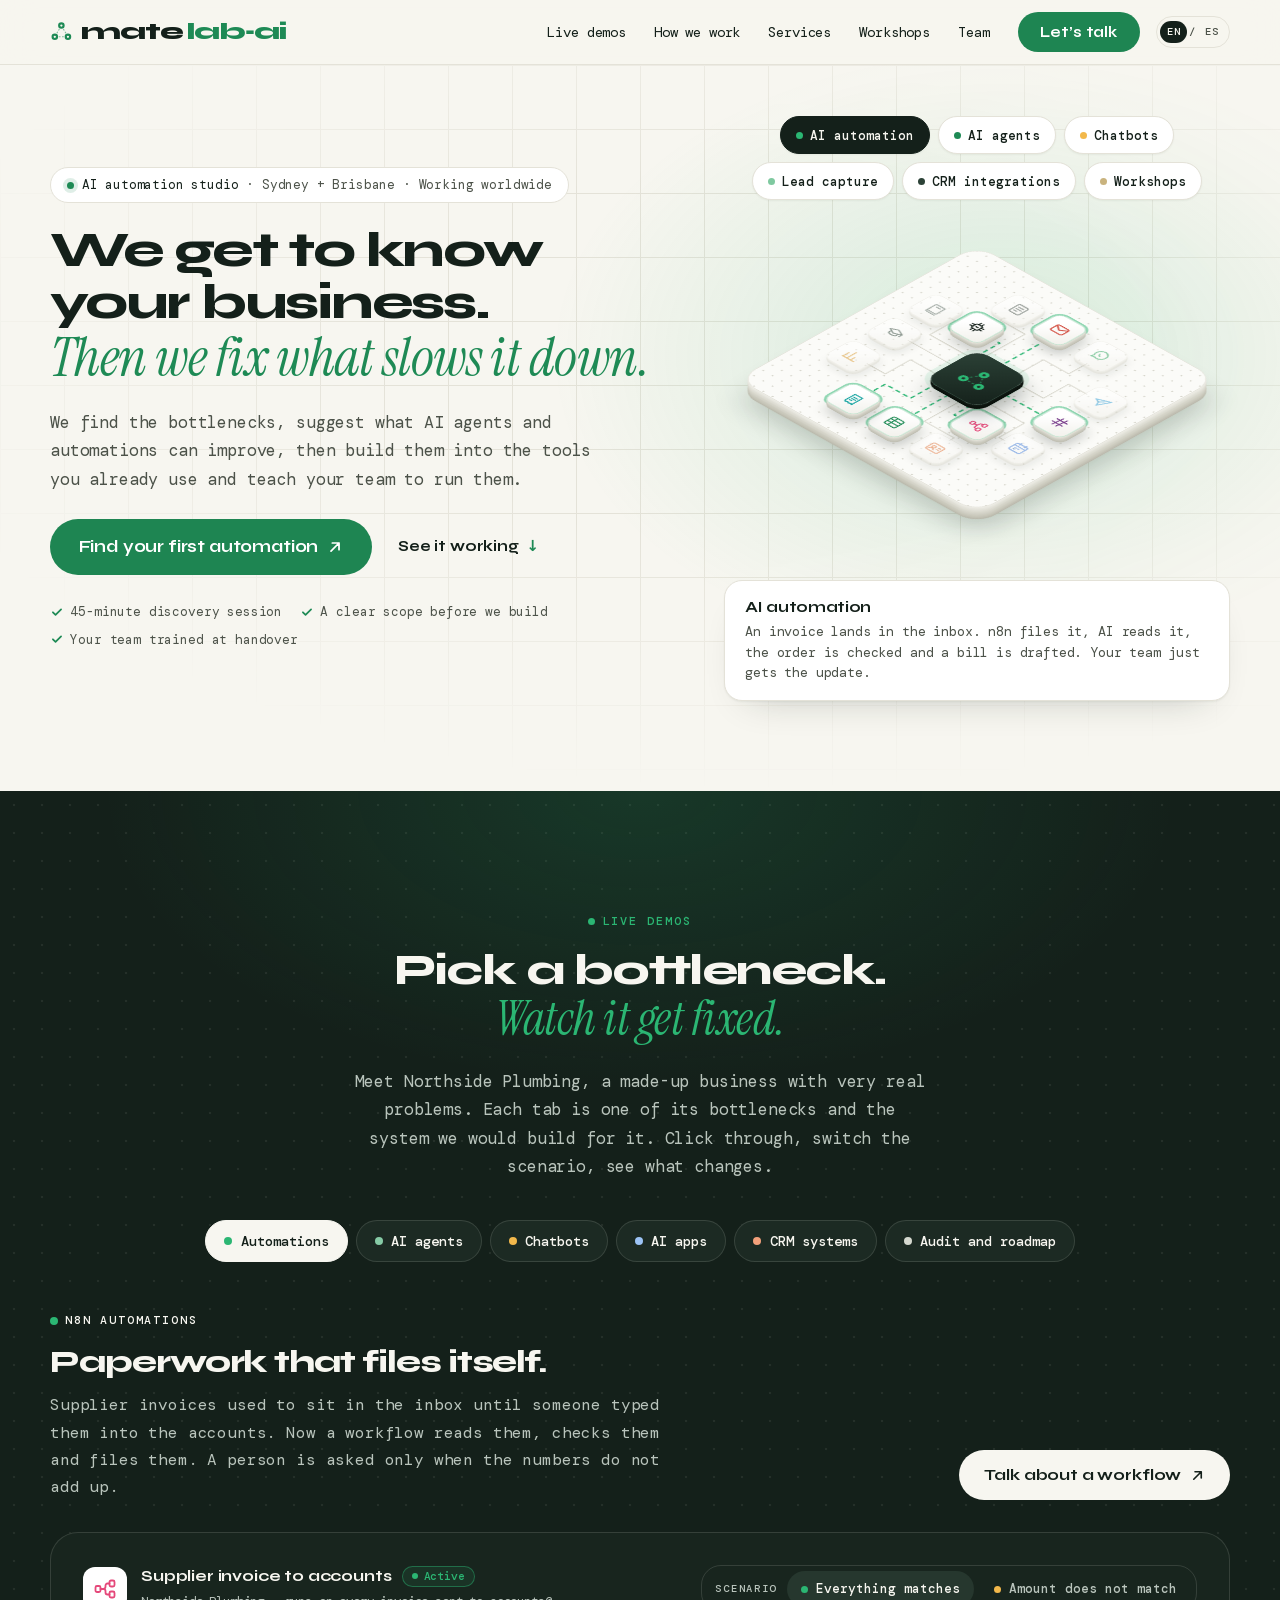
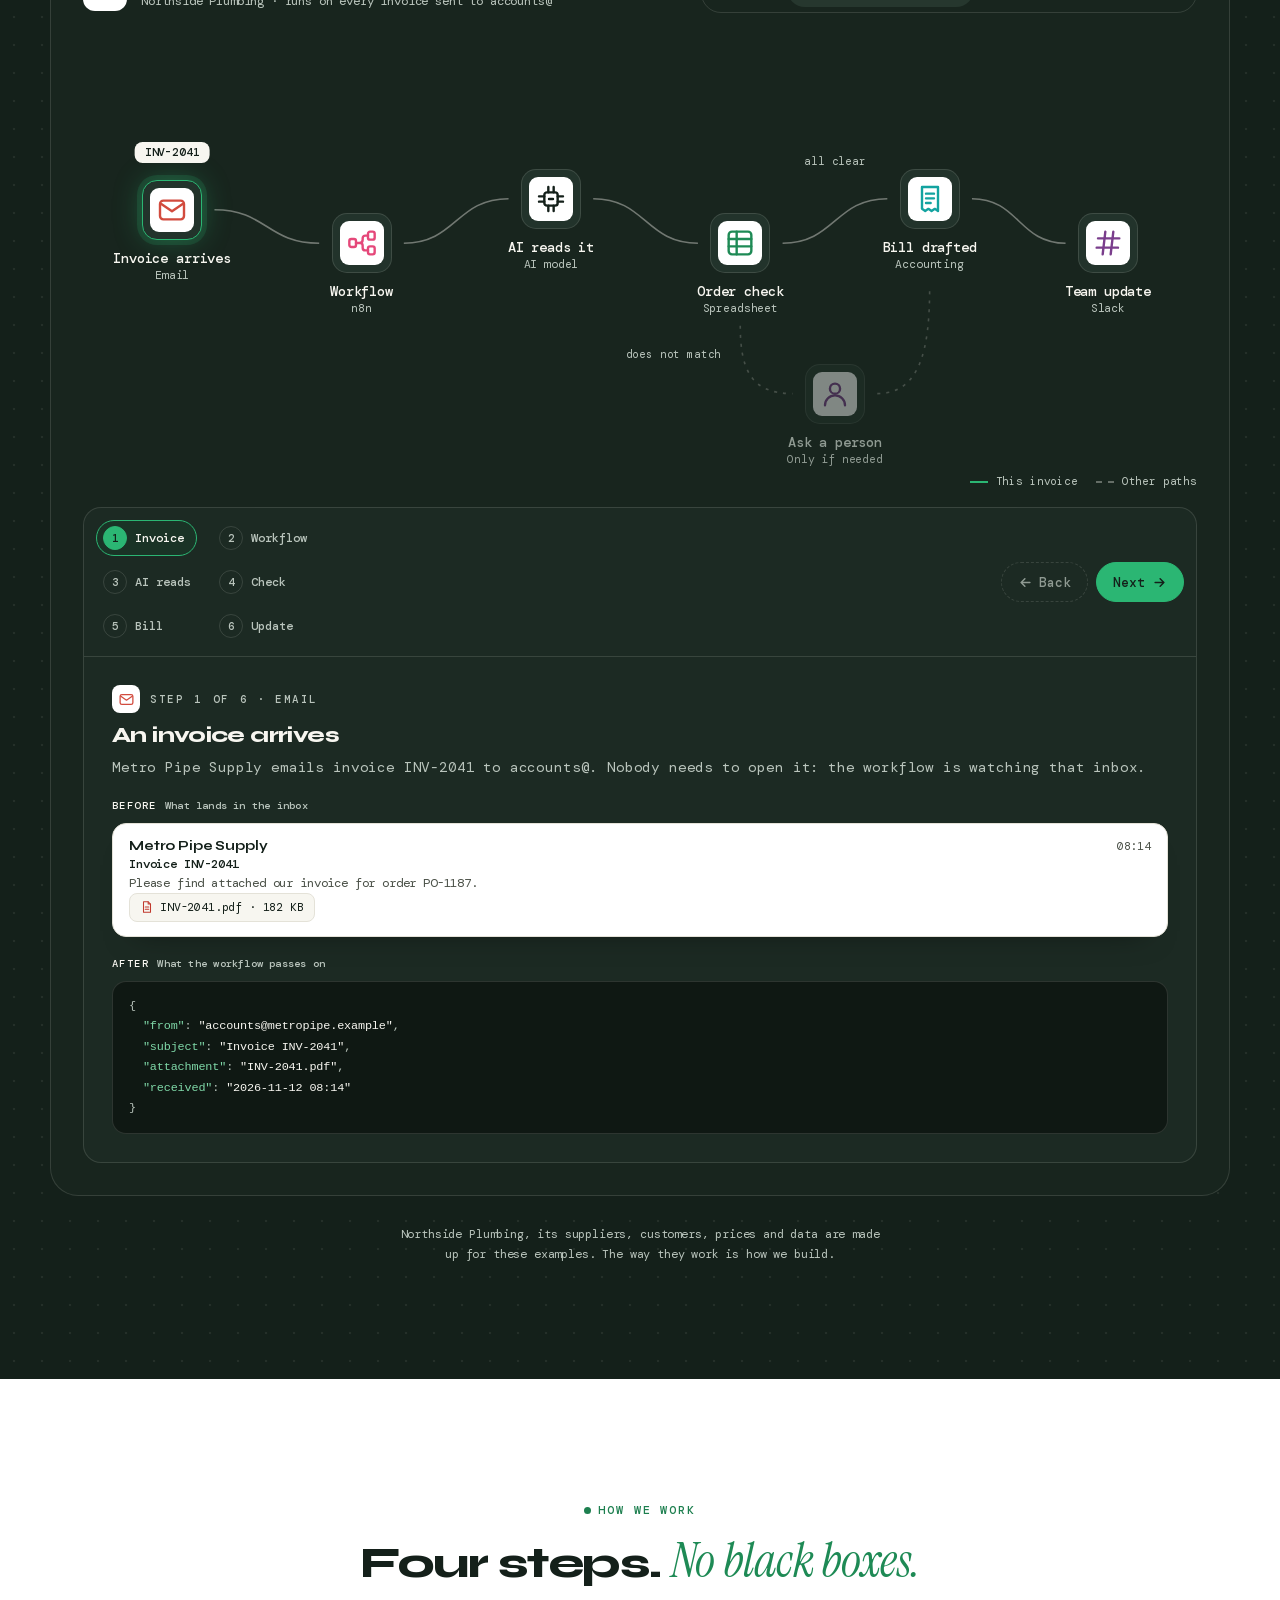
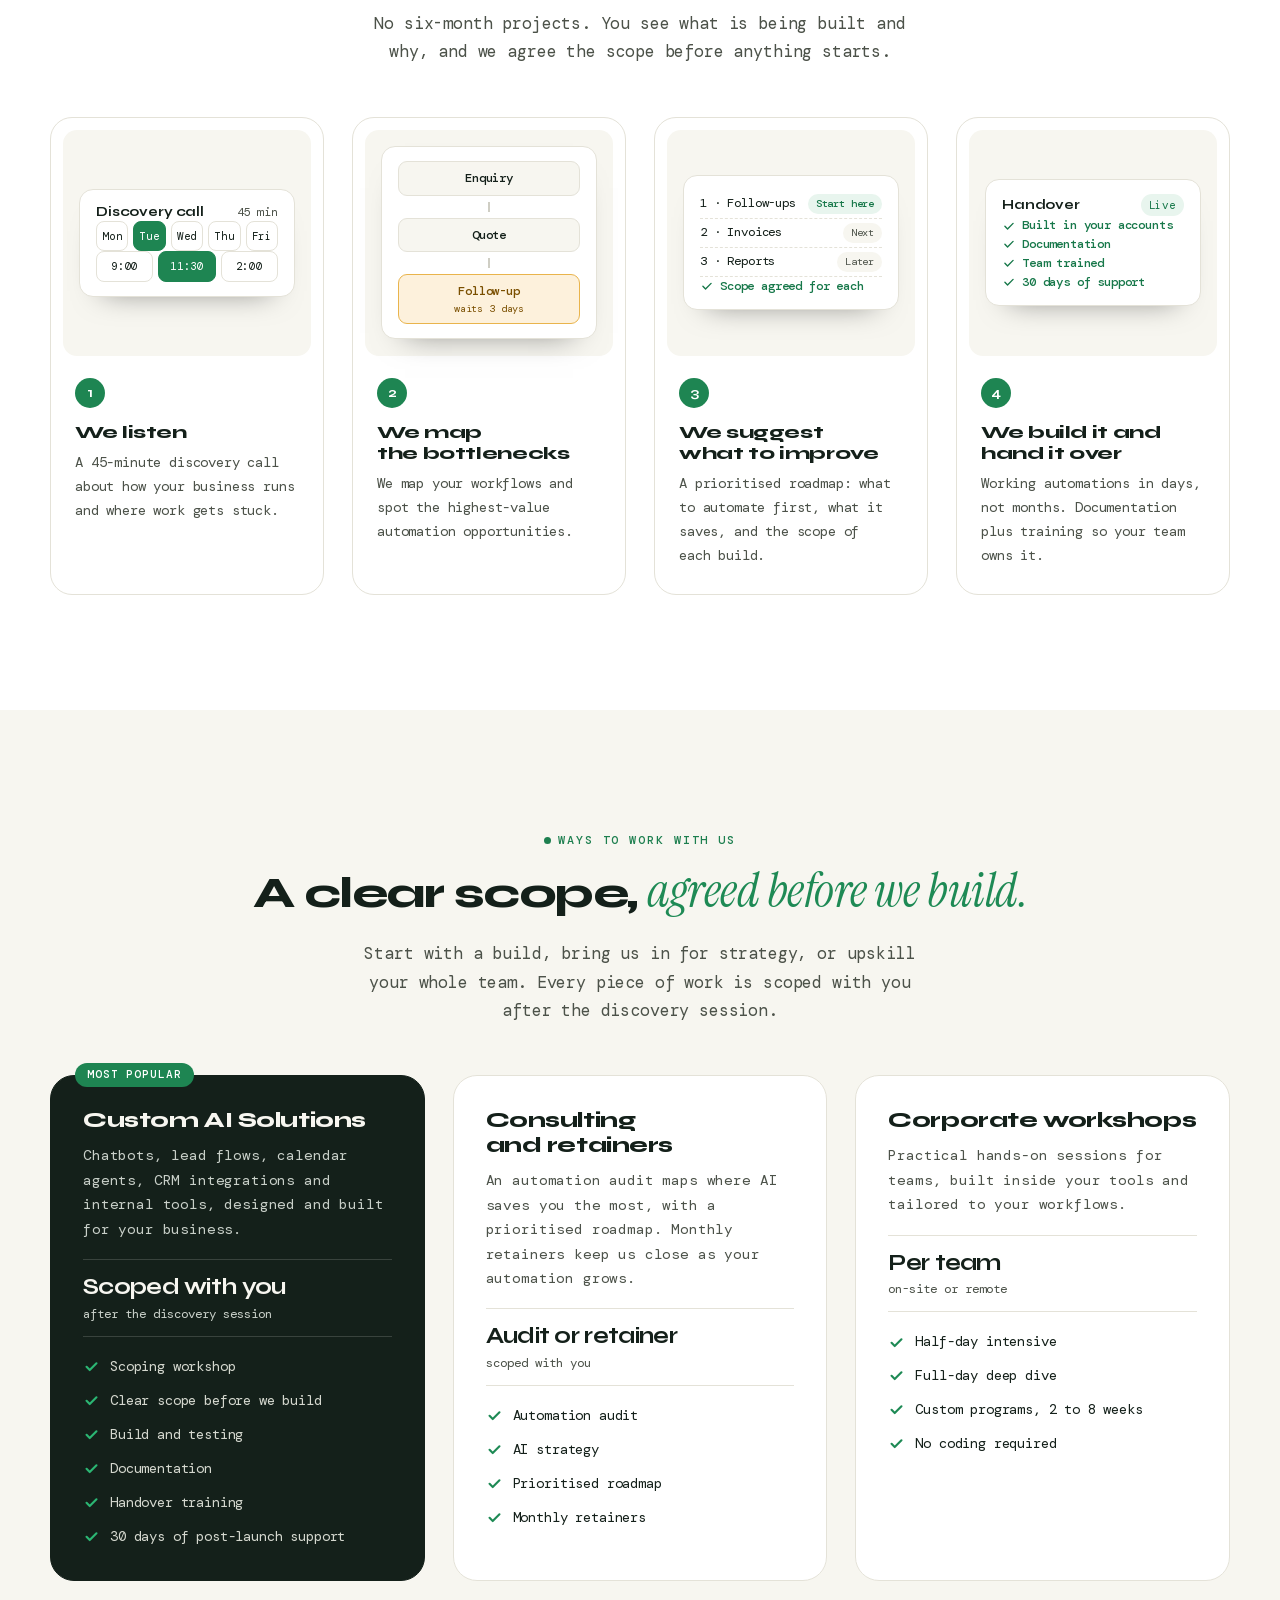
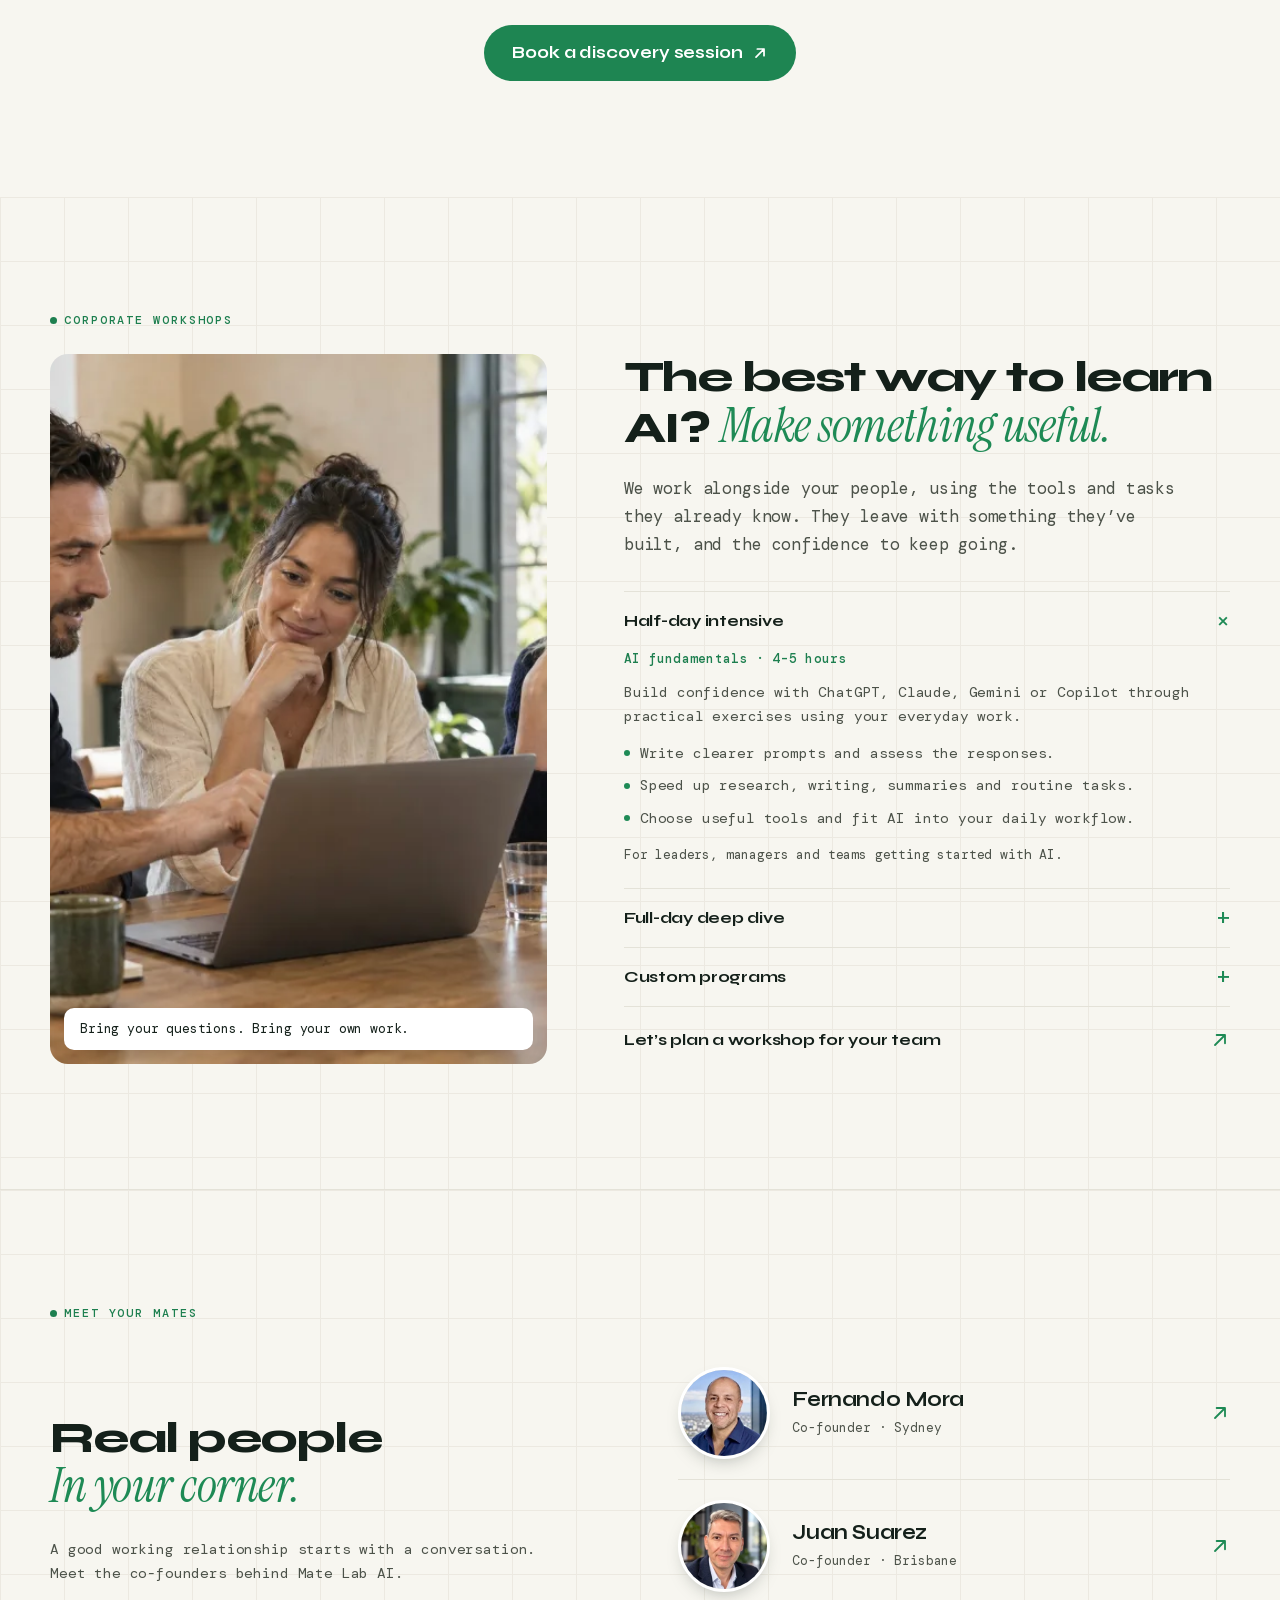
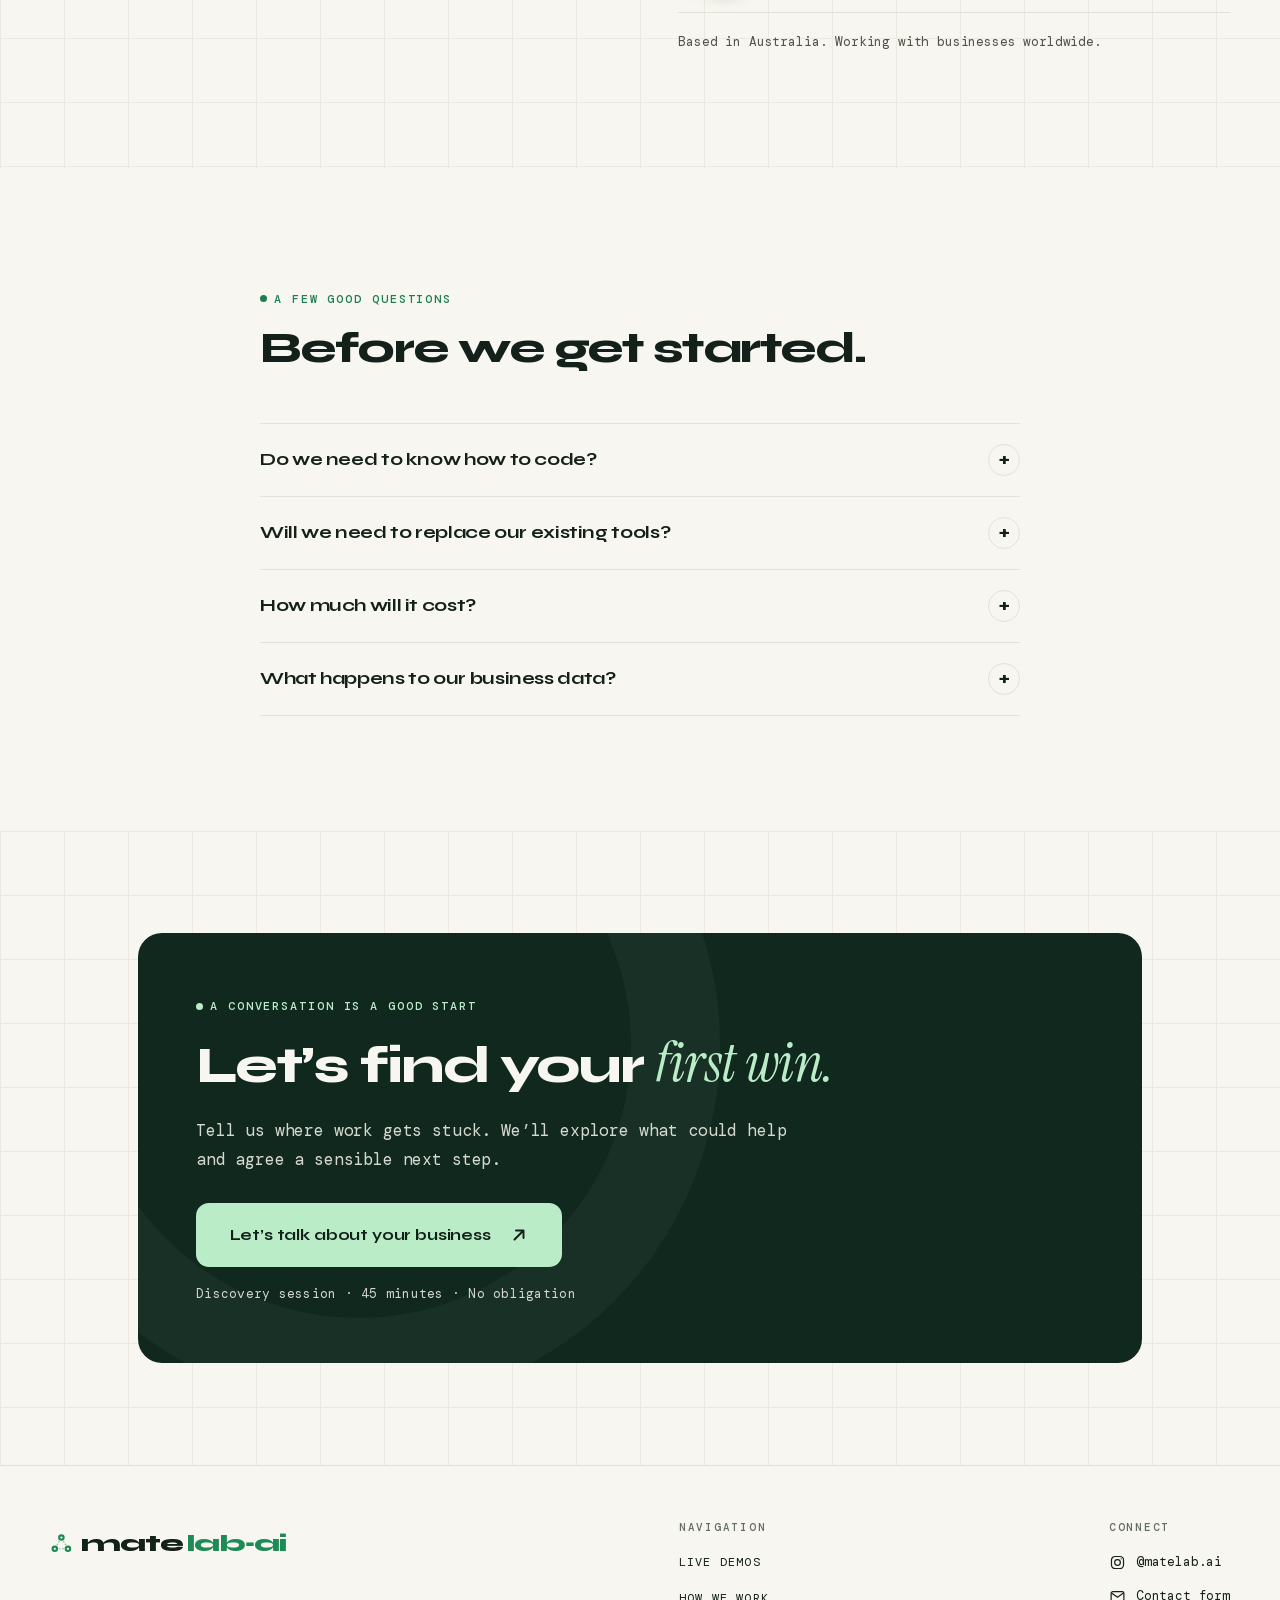
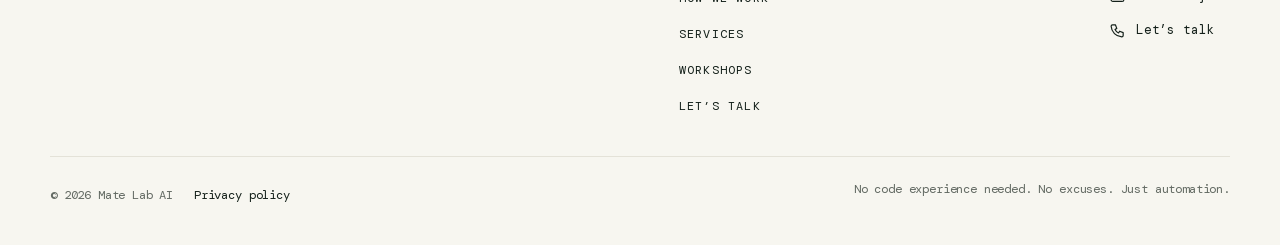
<file: index.html>
<!doctype html>
<html lang="en-AU" data-estilo="claro">
<head>
<meta charset="utf-8">
<meta name="viewport" content="width=device-width, initial-scale=1">
<title>AI Automation Consulting Sydney &amp; Brisbane · Mate Lab AI</title>
<meta name="description" content="We learn how your business runs, find the bottlenecks and fix them with AI agents, chatbots and n8n automations. Try the live demos, then book a discovery call.">
<link rel="canonical" href="https://matelabai.com.au/">
<meta name="robots" content="noindex, nofollow">
<meta name="theme-color" content="#1E8A55">
<link rel="icon" href="./favicon.ico" sizes="32x32">
<link rel="icon" href="./icono.svg" type="image/svg+xml">
<link rel="apple-touch-icon" href="./apple-touch-icon.png">
<link rel="manifest" href="./manifest.webmanifest">
<meta property="og:type" content="website">
<meta property="og:site_name" content="Mate Lab AI">
<meta property="og:title" content="AI Automation Consulting Sydney &amp; Brisbane · Mate Lab AI">
<meta property="og:description" content="We learn how your business runs, find the bottlenecks and fix them with AI agents, chatbots and n8n automations. Try the live demos, then book a discovery call.">
<meta property="og:url" content="https://matelabai.com.au/">
<meta property="og:locale" content="en_AU">
<meta property="og:image" content="https://matelabai.com.au/img/social-social.df6d7ce9.jpg">
<meta property="og:image:width" content="1200">
<meta property="og:image:height" content="630">
<meta property="og:image:alt" content="AI Automation Consulting Sydney &amp; Brisbane · Mate Lab AI">
<meta name="twitter:card" content="summary_large_image">
<meta name="twitter:title" content="AI Automation Consulting Sydney &amp; Brisbane · Mate Lab AI">
<meta name="twitter:description" content="We learn how your business runs, find the bottlenecks and fix them with AI agents, chatbots and n8n automations. Try the live demos, then book a discovery call.">
<meta name="twitter:image" content="https://matelabai.com.au/img/social-social.df6d7ce9.jpg">
<link rel="preload" href="./fuentes/dm-mono-latin.3062236e.woff2" as="font" type="font/woff2" crossorigin>
<link rel="preload" href="./fuentes/dm-mono-latin.fd7521f3.woff2" as="font" type="font/woff2" crossorigin>
<style>@font-face{font-family:'DM Mono';font-style:normal;font-weight:300;font-display:swap;src:url(./fuentes/dm-mono-latin-ext.2dd0183d.woff2) format('woff2');unicode-range:U+0100-02BA, U+02BD-02C5, U+02C7-02CC, U+02CE-02D7, U+02DD-02FF, U+0304, U+0308, U+0329, U+1D00-1DBF, U+1E00-1E9F, U+1EF2-1EFF, U+2020, U+20A0-20AB, U+20AD-20C4, U+2113, U+2C60-2C7F, U+A720-A7FF}
@font-face{font-family:'DM Mono';font-style:normal;font-weight:300;font-display:swap;src:url(./fuentes/dm-mono-latin.3062236e.woff2) format('woff2');unicode-range:U+0000-00FF, U+0131, U+0152-0153, U+02BB-02BC, U+02C6, U+02DA, U+02DC, U+0304, U+0308, U+0329, U+2000-206F, U+20AC, U+2122, U+2191, U+2193, U+2212, U+2215, U+FEFF, U+FFFD}
@font-face{font-family:'DM Mono';font-style:normal;font-weight:400;font-display:swap;src:url(./fuentes/dm-mono-latin-ext.7f8712cb.woff2) format('woff2');unicode-range:U+0100-02BA, U+02BD-02C5, U+02C7-02CC, U+02CE-02D7, U+02DD-02FF, U+0304, U+0308, U+0329, U+1D00-1DBF, U+1E00-1E9F, U+1EF2-1EFF, U+2020, U+20A0-20AB, U+20AD-20C4, U+2113, U+2C60-2C7F, U+A720-A7FF}
@font-face{font-family:'DM Mono';font-style:normal;font-weight:400;font-display:swap;src:url(./fuentes/dm-mono-latin.fd7521f3.woff2) format('woff2');unicode-range:U+0000-00FF, U+0131, U+0152-0153, U+02BB-02BC, U+02C6, U+02DA, U+02DC, U+0304, U+0308, U+0329, U+2000-206F, U+20AC, U+2122, U+2191, U+2193, U+2212, U+2215, U+FEFF, U+FFFD}
@font-face{font-family:'DM Mono';font-style:normal;font-weight:500;font-display:swap;src:url(./fuentes/dm-mono-latin-ext.e284f2a1.woff2) format('woff2');unicode-range:U+0100-02BA, U+02BD-02C5, U+02C7-02CC, U+02CE-02D7, U+02DD-02FF, U+0304, U+0308, U+0329, U+1D00-1DBF, U+1E00-1E9F, U+1EF2-1EFF, U+2020, U+20A0-20AB, U+20AD-20C4, U+2113, U+2C60-2C7F, U+A720-A7FF}
@font-face{font-family:'DM Mono';font-style:normal;font-weight:500;font-display:swap;src:url(./fuentes/dm-mono-latin.0e263db5.woff2) format('woff2');unicode-range:U+0000-00FF, U+0131, U+0152-0153, U+02BB-02BC, U+02C6, U+02DA, U+02DC, U+0304, U+0308, U+0329, U+2000-206F, U+20AC, U+2122, U+2191, U+2193, U+2212, U+2215, U+FEFF, U+FFFD}
@font-face{font-family:'Syne';font-style:normal;font-weight:700 800;font-display:swap;src:url(./fuentes/syne-latin-ext.79bc8392.woff2) format('woff2');unicode-range:U+0100-02BA, U+02BD-02C5, U+02C7-02CC, U+02CE-02D7, U+02DD-02FF, U+0304, U+0308, U+0329, U+1D00-1DBF, U+1E00-1E9F, U+1EF2-1EFF, U+2020, U+20A0-20AB, U+20AD-20C4, U+2113, U+2C60-2C7F, U+A720-A7FF}
@font-face{font-family:'Syne';font-style:normal;font-weight:700 800;font-display:swap;src:url(./fuentes/syne-latin.cfff4120.woff2) format('woff2');unicode-range:U+0000-00FF, U+0131, U+0152-0153, U+02BB-02BC, U+02C6, U+02DA, U+02DC, U+0304, U+0308, U+0329, U+2000-206F, U+20AC, U+2122, U+2191, U+2193, U+2212, U+2215, U+FEFF, U+FFFD}
@font-face{font-family:'Instrument Serif';font-style:italic;font-weight:400;font-display:swap;src:url(./fuentes/instrument-serif-italica-latin-ext.a04fc7ed.woff2) format('woff2');unicode-range:U+0100-02BA, U+02BD-02C5, U+02C7-02CC, U+02CE-02D7, U+02DD-02FF, U+0304, U+0308, U+0329, U+1D00-1DBF, U+1E00-1E9F, U+1EF2-1EFF, U+2020, U+20A0-20AB, U+20AD-20C4, U+2113, U+2C60-2C7F, U+A720-A7FF}
@font-face{font-family:'Instrument Serif';font-style:italic;font-weight:400;font-display:swap;src:url(./fuentes/instrument-serif-italica-latin.6ee678c3.woff2) format('woff2');unicode-range:U+0000-00FF, U+0131, U+0152-0153, U+02BB-02BC, U+02C6, U+02DA, U+02DC, U+0304, U+0308, U+0329, U+2000-206F, U+20AC, U+2122, U+2191, U+2193, U+2212, U+2215, U+FEFF, U+FFFD}</style>
<link rel="stylesheet" href="./css/sitio.b0ec51ce.css">
<link rel="stylesheet" href="./css/contacto.98699e53.css">
<link rel="stylesheet" href="./css/legal.db2b0c21.css">
<style>:root{--primario:#1E8A55;--secundario:#2BB673;--tinta:#14201A;--fondo:#F7F6F0;--sobre-primario:#FFFFFF;--primario-boton:#1E8552;--sobre-secundario:#14201A;--secundario-boton:#2BB673;--escenario-a:#4BA177;--escenario-b:#2BB673;--sobre-escenario:#14201A;--primario-texto:#1D7F4F;--secundario-texto:#227A4F;--fuente-texto:'DM Mono', system-ui, -apple-system, 'Segoe UI', Roboto, 'Helvetica Neue', Arial, sans-serif;--fuente-titulos:'Syne', system-ui, -apple-system, 'Segoe UI', Roboto, 'Helvetica Neue', Arial, sans-serif}</style>
<script>document.documentElement.classList.add('js');setTimeout(function(){if(!window.SITIO_LISTO)document.documentElement.classList.remove('js')},3000);window.SITIO={"nombre":"Mate Lab AI","whatsapp":null,"mensaje_whatsapp":"","formulario":{"destino":"whatsapp","webhook":null},"pixel":false};</script>
<script type="application/ld+json">{"@context":"https://schema.org","@graph":[{"@type":"ProfessionalService","@id":"https://matelabai.com.au/#negocio","name":"Mate Lab AI","url":"https://matelabai.com.au/","description":"We learn how your business runs, find the bottlenecks and fix them with AI agents, chatbots and n8n automations, then train your team to run them. Sydney and Brisbane.","email":"info@matelabai.com.au","image":["https://matelabai.com.au/img/social-social.df6d7ce9.jpg"],"logo":"https://matelabai.com.au/icono-512.png","sameAs":["https://instagram.com/matelab.ai"]},{"@type":"WebSite","@id":"https://matelabai.com.au/#sitio","url":"https://matelabai.com.au/","name":"Mate Lab AI","inLanguage":"en-AU","publisher":{"@id":"https://matelabai.com.au/#negocio"}}]}</script>


<link rel="alternate" hreflang="en-AU" href="https://matelabai.com.au/">
<link rel="alternate" hreflang="es-419" href="https://matelabai.com.au/es/">
<link rel="alternate" hreflang="x-default" href="https://matelabai.com.au/">
</head>
<body>
<svg class="sprite" aria-hidden="true" focusable="false">
  <symbol id="i-form" viewBox="0 0 24 24" fill="none" stroke="currentColor" stroke-width="1.8" stroke-linecap="round" stroke-linejoin="round"><rect x="4.5" y="3" width="15" height="18" rx="2.5"/><path d="M8 8h8M8 12h8M8 16h4.5"/></symbol>
  <symbol id="i-mail" viewBox="0 0 24 24" fill="none" stroke="currentColor" stroke-width="1.8" stroke-linecap="round" stroke-linejoin="round"><rect x="3" y="5" width="18" height="14" rx="2.5"/><path d="m4 7.5 8 5.5 8-5.5"/></symbol>
  <symbol id="i-chat" viewBox="0 0 24 24" fill="none" stroke="currentColor" stroke-width="1.8" stroke-linecap="round" stroke-linejoin="round"><path d="M20 11.5a8 8 0 0 1-11.7 7.1L4 20l1.4-4.1A8 8 0 1 1 20 11.5z"/><path d="M9 10.5c.4 1.6 1.9 3.1 3.5 3.5"/></symbol>
  <symbol id="i-send" viewBox="0 0 24 24" fill="none" stroke="currentColor" stroke-width="1.8" stroke-linecap="round" stroke-linejoin="round"><path d="M21 3.5 3 10.6l6.8 2.6 2.6 6.8z"/><path d="m9.8 13.2 4.7-4.7"/></symbol>
  <symbol id="i-hash" viewBox="0 0 24 24" fill="none" stroke="currentColor" stroke-width="1.8" stroke-linecap="round" stroke-linejoin="round"><path d="M10 3.5 8 20.5M16 3.5l-2 17M4.5 8.5h16M3.5 15.5h16"/></symbol>
  <symbol id="i-cal" viewBox="0 0 24 24" fill="none" stroke="currentColor" stroke-width="1.8" stroke-linecap="round" stroke-linejoin="round"><rect x="3.5" y="5" width="17" height="15.5" rx="2.5"/><path d="M3.5 10h17M8 3v4M16 3v4M8 14h2M12 14h2M8 17h2"/></symbol>
  <symbol id="i-crm" viewBox="0 0 24 24" fill="none" stroke="currentColor" stroke-width="1.8" stroke-linecap="round" stroke-linejoin="round"><rect x="3" y="4.5" width="18" height="15" rx="2.5"/><circle cx="9" cy="11" r="2.3"/><path d="M5.6 16.5a3.6 3.6 0 0 1 6.8 0M15 9.5h3M15 13h3"/></symbol>
  <symbol id="i-sheet" viewBox="0 0 24 24" fill="none" stroke="currentColor" stroke-width="1.8" stroke-linecap="round" stroke-linejoin="round"><rect x="3.5" y="3.5" width="17" height="17" rx="2.5"/><path d="M3.5 9h17M3.5 14.5h17M9.5 3.5v17"/></symbol>
  <symbol id="i-receipt" viewBox="0 0 24 24" fill="none" stroke="currentColor" stroke-width="1.8" stroke-linecap="round" stroke-linejoin="round"><path d="M6 3h12v18l-2.4-1.6L13.2 21l-2.4-1.6L8.4 21 6 19.4z"/><path d="M9 8h6M9 11.5h6M9 15h3.5"/></symbol>
  <symbol id="i-chart" viewBox="0 0 24 24" fill="none" stroke="currentColor" stroke-width="1.8" stroke-linecap="round" stroke-linejoin="round"><path d="M4 20.5V11M10 20.5V5M16 20.5v-7M3 20.5h18"/></symbol>
  <symbol id="i-cap" viewBox="0 0 24 24" fill="none" stroke="currentColor" stroke-width="1.8" stroke-linecap="round" stroke-linejoin="round"><path d="m2.5 9 9.5-4.5L21.5 9 12 13.5z"/><path d="M6.5 11v4.6c3 2.4 8 2.4 11 0V11M21.5 9v5.5"/></symbol>
  <symbol id="i-book" viewBox="0 0 24 24" fill="none" stroke="currentColor" stroke-width="1.8" stroke-linecap="round" stroke-linejoin="round"><path d="M5 4.5A1.5 1.5 0 0 1 6.5 3H19v15H6.5A1.5 1.5 0 0 0 5 19.5z"/><path d="M5 19.5A1.5 1.5 0 0 0 6.5 21H19M9 7h6"/></symbol>
  <symbol id="i-ai" viewBox="0 0 24 24" fill="none" stroke="currentColor" stroke-width="1.8" stroke-linecap="round" stroke-linejoin="round"><rect x="7" y="7" width="10" height="10" rx="2"/><path d="M10 3v4M14 3v4M10 17v4M14 17v4M3 10h4M3 14h4M17 10h4M17 14h4M10.5 12h3"/></symbol>
  <symbol id="i-flow" viewBox="0 0 24 24" fill="none" stroke="currentColor" stroke-width="1.8" stroke-linecap="round" stroke-linejoin="round"><rect x="2.5" y="9" width="5" height="6" rx="1.5"/><rect x="16.5" y="3.5" width="5" height="6" rx="1.5"/><rect x="16.5" y="14.5" width="5" height="6" rx="1.5"/><path d="M7.5 12h2.5c1.6 0 2.5-.9 2.5-2.5v-1c0-1.2.8-2 2-2h2M10 12h.5c1.2 0 2 .8 2 2v1.5c0 1.2.8 2 2 2h2"/></symbol>
  <symbol id="i-user" viewBox="0 0 24 24" fill="none" stroke="currentColor" stroke-width="1.8" stroke-linecap="round" stroke-linejoin="round"><circle cx="12" cy="8" r="3.8"/><path d="M4.5 20.5a7.5 7.5 0 0 1 15 0"/></symbol>
  <symbol id="i-check" viewBox="0 0 24 24" fill="none" stroke="currentColor" stroke-width="2.4" stroke-linecap="round" stroke-linejoin="round"><path d="m5 12.5 4.5 4.5L19 7.5"/></symbol>
  <symbol id="i-shield" viewBox="0 0 24 24" fill="none" stroke="currentColor" stroke-width="1.8" stroke-linecap="round" stroke-linejoin="round"><path d="M12 3 4.5 6v5.5c0 4.6 3.2 8.4 7.5 9.5 4.3-1.1 7.5-4.9 7.5-9.5V6z"/><path d="m9 12 2.2 2.2L15.5 10"/></symbol>
  <symbol id="i-voice" viewBox="0 0 24 24" fill="none" stroke="currentColor" stroke-width="1.8" stroke-linecap="round" stroke-linejoin="round"><path d="M5.2 18.4 3.5 21l3.3-.9A9 9 0 1 0 5.2 18.4z"/><path d="M8.5 12h.01M12 12h.01M15.5 12h.01"/></symbol>
  <symbol id="i-pencil" viewBox="0 0 24 24" fill="none" stroke="currentColor" stroke-width="1.8" stroke-linecap="round" stroke-linejoin="round"><path d="M4 20h4.2L19.5 8.7a2.1 2.1 0 0 0-3-3L5.2 17z"/><path d="m14.5 7.5 3 3"/></symbol>
  <symbol id="i-handoff" viewBox="0 0 24 24" fill="none" stroke="currentColor" stroke-width="1.8" stroke-linecap="round" stroke-linejoin="round"><circle cx="9" cy="8" r="3.5"/><path d="M3 20.5a6 6 0 0 1 12 0M16 11h5.5M19 8.5l2.5 2.5-2.5 2.5"/></symbol>
  <symbol id="i-arrow" viewBox="0 0 24 24" fill="none" stroke="currentColor" stroke-width="2" stroke-linecap="round" stroke-linejoin="round"><path d="M5 12h14M13 6l6 6-6 6"/></symbol>
  <symbol id="i-back" viewBox="0 0 24 24" fill="none" stroke="currentColor" stroke-width="2" stroke-linecap="round" stroke-linejoin="round"><path d="M19 12H5M11 6l-6 6 6 6"/></symbol>
  <symbol id="i-refresh" viewBox="0 0 24 24" fill="none" stroke="currentColor" stroke-width="2" stroke-linecap="round" stroke-linejoin="round"><path d="M20 12a8 8 0 1 1-2.6-5.9M20 4v5h-5"/></symbol>
  <symbol id="i-doc" viewBox="0 0 24 24" fill="none" stroke="currentColor" stroke-width="1.8" stroke-linecap="round" stroke-linejoin="round"><path d="M6 3h8l4 4v14H6z"/><path d="M14 3v4h4M9 12h6M9 16h6"/></symbol>
</svg>
<a class="saltar" href="#contenido">Skip to content</a>
<header class="barra">
  <div class="contenedor barra-dentro">
    <a class="marca" href="./" aria-label="Mate Lab AI, home">
  <svg class="marca-arbol" viewBox="0 0 52 52" fill="none" aria-hidden="true" focusable="false">
    <g class="arbol-lineas"><line x1="21.46" y1="20.92" x2="15.54" y2="31.08"/><line x1="30.54" y1="20.92" x2="36.46" y2="31.08"/><line x1="20" y1="38.85" x2="32" y2="38.85"/></g>
    <g class="arbol-nodos"><circle cx="26" cy="13.15" r="5.0625"/><circle cx="11" cy="38.85" r="5.0625"/><circle cx="41" cy="38.85" r="5.0625"/></g>
  </svg>
  <span class="marca-palabra" aria-hidden="true"><span class="mate">mate</span><span class="lab">lab‑ai</span></span>
</a>

    <nav class="menu" id="menu" aria-label="Main">
      <a href="./#demos">Live demos</a>
      <a href="./#how">How we work</a>
      <a href="./#services">Services</a>
      <a href="./#workshops">Workshops</a>
      <a href="./#team">Team</a>
      <a class="boton boton-principal" href="./contact">Let’s talk</a>
    </nav>
    <a class="idioma" href="./es/" hreflang="es-419" lang="es" aria-label="Cambiar a español"><span class="actual">EN</span><span aria-hidden="true">/</span><span>ES</span></a>
    <button class="menu-boton" type="button" data-menu-boton aria-expanded="false" aria-controls="menu" aria-label="Open menu"><span></span><span></span></button>
  </div>
</header>

<main id="contenido">

  <section class="portada">
    <div class="contenedor portada-dentro">
      <div class="portada-texto">
        <p class="insignia" data-aparece><i></i>AI automation studio<span> · Sydney + Brisbane · Working worldwide</span></p>
        <h1 data-palabras><span class="renglon">We get to know your business.</span> <span class="renglon verde">Then we fix what slows it down.</span></h1>
        <p class="bajada" data-aparece style="--retraso:120ms">We find the bottlenecks, suggest what AI agents and automations can improve, then build them into the tools you already use and teach your team to run them.</p>
        <div class="botones" data-aparece style="--retraso:200ms">
          <a class="boton boton-principal boton-grande con-flecha" href="./contact">Find your first automation</a>
          <a class="enlace-flecha" href="#demos">See it working</a>
        </div>
        <ul class="promesas" data-aparece style="--retraso:260ms">
          <li>45-minute discovery session</li>
          <li>A clear scope before we build</li>
          <li>Your team trained at handover</li>
        </ul>
      </div>

      <div class="tablero" data-tablero data-aparece style="--retraso:160ms">
        <div class="tablero-chips" role="group" aria-label="Show how we connect your tools">
          <button class="chip" type="button" style="--c:#2BB673" aria-pressed="false" data-ruta="mail flow ai sheet receipt hash" data-titulo="AI automation" data-texto="An invoice lands in the inbox. n8n files it, AI reads it, the order is checked and a bill is drafted. Your team just gets the update.">AI automation</button>
          <button class="chip" type="button" style="--c:#1E8A55" aria-pressed="false" data-ruta="form ai book cal crm mail" data-titulo="AI agents" data-texto="A website enquiry comes in. The agent reads your service guide, checks the calendar, books the visit, updates the CRM and replies.">AI agents</button>
          <button class="chip" type="button" style="--c:#F2B84B" aria-pressed="false" data-ruta="chat ai book cal crm" data-titulo="Chatbots" data-texto="A customer asks a question on WhatsApp at 9 pm. The chatbot answers from your own information and books the next step.">Chatbots</button>
          <button class="chip" type="button" style="--c:#7FC9A0" aria-pressed="false" data-ruta="form flow crm mail hash" data-titulo="Lead capture" data-texto="Every form is saved to the CRM and followed up by email, and the team hears about it in Slack. Nothing waits in an inbox.">Lead capture</button>
          <button class="chip" type="button" style="--c:#2C4237" aria-pressed="false" data-ruta="crm flow sheet chart mail" data-titulo="CRM integrations" data-texto="Your CRM, spreadsheets and reports stay in step on their own, so nobody copies details from one tool to another.">CRM integrations</button>
          <button class="chip" type="button" style="--c:#C9B37E" aria-pressed="false" data-ruta="cap ai book chart" data-titulo="Workshops" data-texto="Your team learns AI on its own work and leaves with assistants built on its own knowledge.">Workshops</button>
        </div>

        <div class="escena" aria-hidden="true">
          <div class="placa">
            <svg class="trazos" viewBox="0 0 520 520" focusable="false">
              <path data-trazo="form" d="M170 110 V120 H225 V205"/>
              <path data-trazo="mail" d="M260 110 V205"/>
              <path data-trazo="chat" d="M350 110 V150 H295 V205"/>
              <path data-trazo="send" d="M410 170 H370 V225 H315"/>
              <path data-trazo="hash" d="M410 260 H315"/>
              <path data-trazo="cal" d="M410 350 H398 V295 H315"/>
              <path data-trazo="crm" d="M350 410 V400 H285 V315"/>
              <path data-trazo="sheet" d="M260 410 V315"/>
              <path data-trazo="receipt" d="M170 410 V370 H225 V315"/>
              <path data-trazo="chart" d="M110 350 H150 V295 H205"/>
              <path data-trazo="cap" d="M110 260 H205"/>
              <path data-trazo="book" d="M110 170 H122 V225 H205"/>
              <path data-trazo="ai" d="M195 165 H215 V205"/>
              <path data-trazo="flow" d="M325 355 H305 V315"/>
            </svg>
            <span class="tecla" data-tecla="form" style="--x:32.7;--y:15.4;--c:#3E4A43"><svg><use href="#i-form"/></svg></span>
            <span class="tecla" data-tecla="mail" style="--x:50;--y:15.4;--c:#D24B3E"><svg><use href="#i-mail"/></svg></span>
            <span class="tecla" data-tecla="chat" style="--x:67.3;--y:15.4;--c:#25A35A"><svg><use href="#i-chat"/></svg></span>
            <span class="tecla" data-tecla="send" style="--x:84.6;--y:32.7;--c:#2A9BD6"><svg><use href="#i-send"/></svg></span>
            <span class="tecla" data-tecla="hash" style="--x:84.6;--y:50;--c:#7A3E8C"><svg><use href="#i-hash"/></svg></span>
            <span class="tecla" data-tecla="cal" style="--x:84.6;--y:67.3;--c:#3B78D8"><svg><use href="#i-cal"/></svg></span>
            <span class="tecla" data-tecla="crm" style="--x:67.3;--y:84.6;--c:#E06F33"><svg><use href="#i-crm"/></svg></span>
            <span class="tecla" data-tecla="sheet" style="--x:50;--y:84.6;--c:#1E8A55"><svg><use href="#i-sheet"/></svg></span>
            <span class="tecla" data-tecla="receipt" style="--x:32.7;--y:84.6;--c:#13A3A0"><svg><use href="#i-receipt"/></svg></span>
            <span class="tecla" data-tecla="chart" style="--x:15.4;--y:67.3;--c:#D9962B"><svg><use href="#i-chart"/></svg></span>
            <span class="tecla" data-tecla="cap" style="--x:15.4;--y:50;--c:#2C4237"><svg><use href="#i-cap"/></svg></span>
            <span class="tecla" data-tecla="book" style="--x:15.4;--y:32.7;--c:#5B6B62"><svg><use href="#i-book"/></svg></span>
            <span class="tecla" data-tecla="ai" style="--x:31.7;--y:31.7;--c:#14201A"><svg><use href="#i-ai"/></svg></span>
            <span class="tecla" data-tecla="flow" style="--x:68.3;--y:68.3;--c:#E5487A"><svg><use href="#i-flow"/></svg></span>
            <span class="tecla tecla-centro">
              <svg class="marca-arbol" viewBox="0 0 52 52" fill="none" focusable="false">
                <g class="arbol-lineas"><line x1="21.46" y1="20.92" x2="15.54" y2="31.08"/><line x1="30.54" y1="20.92" x2="36.46" y2="31.08"/><line x1="20" y1="38.85" x2="32" y2="38.85"/></g>
                <g class="arbol-nodos"><circle cx="26" cy="13.15" r="5.0625"/><circle cx="11" cy="38.85" r="5.0625"/><circle cx="41" cy="38.85" r="5.0625"/></g>
              </svg>
            </span>
          </div>
        </div>

        <div class="tablero-nota" data-tablero-nota aria-live="off">
          <p class="tablero-titulo" data-tablero-titulo>Each key is a tool you already use.</p>
          <p class="tablero-texto" data-tablero-texto>Tap a service to see how we would wire your tools together.</p>
        </div>
      </div>
    </div>
  </section>

  <section class="seccion oscuro" id="demos">
    <div class="contenedor">
      <div class="encabezado-seccion centrado">
        <p class="rotulo" data-aparece>Live demos</p>
        <h2 data-palabras>Pick a bottleneck. <span class="vivo">Watch it get fixed.</span></h2>
        <p class="bajada" data-aparece>Meet Northside Plumbing, a made-up business with very real problems. Each tab is one of its bottlenecks and the system we would build for it. Click through, switch the scenario, see what changes.</p>
      </div>

      <div class="pestanas" role="tablist" aria-label="Live demos" data-pestanas>
        <button class="pestana" role="tab" type="button" id="tab-auto" aria-controls="demo-auto" aria-selected="true" style="--c:#2BB673">Automations</button>
        <button class="pestana" role="tab" type="button" id="tab-agente" aria-controls="demo-agente" aria-selected="false" style="--c:#86CBA6">AI agents</button>
        <button class="pestana" role="tab" type="button" id="tab-charla" aria-controls="demo-charla" aria-selected="false" style="--c:#F2B84B">Chatbots</button>
        <button class="pestana" role="tab" type="button" id="tab-apps" aria-controls="demo-apps" aria-selected="false" style="--c:#9CC3F5">AI apps</button>
        <button class="pestana" role="tab" type="button" id="tab-crm" aria-controls="demo-crm" aria-selected="false" style="--c:#F2A07B">CRM systems</button>
        <button class="pestana" role="tab" type="button" id="tab-audit" aria-controls="demo-audit" aria-selected="false" style="--c:#D5D8CF">Audit and roadmap</button>
      </div>

      <div class="panel" role="tabpanel" id="demo-auto" aria-labelledby="tab-auto" tabindex="0">
        <div class="panel-cabeza">
          <div>
            <p class="etiqueta-demo" style="--c:#2BB673">n8n automations</p>
            <h3>Paperwork that files itself.</h3>
            <p>Supplier invoices used to sit in the inbox until someone typed them into the accounts. Now a workflow reads them, checks them and files them. A person is asked only when the numbers do not add up.</p>
          </div>
          <a class="boton boton-claro con-flecha" href="./contact">Talk about a workflow</a>
        </div>

        <div class="marco flujo" data-flujo>
          <div class="flujo-cabeza">
            <div class="flujo-nombre">
              <span class="flujo-icono"><svg><use href="#i-flow"/></svg></span>
              <div>
                <p class="flujo-titulo">Supplier invoice to accounts <span class="estado-activo">Active</span></p>
                <p class="flujo-sub">Northside Plumbing · runs on every invoice sent to accounts@</p>
              </div>
            </div>
            <div class="escenarios" role="group" aria-label="Scenario">
              <span class="escenarios-rotulo" aria-hidden="true">Scenario</span>
              <button type="button" class="escenario-boton" aria-pressed="true" data-escenario-boton="bien">Everything matches</button>
              <button type="button" class="escenario-boton escenario-revisar" aria-pressed="false" data-escenario-boton="revisar">Amount does not match</button>
            </div>
          </div>

          <div class="flujo-lienzo" aria-hidden="true">
            <svg class="flujo-lineas" viewBox="0 0 1000 360" preserveAspectRatio="none" focusable="false">
              <path data-tramo="email-n8n" d="M118 130 C165 130 165 160 212 160"/>
              <path data-tramo="n8n-ia" d="M288 160 C335 160 335 120 382 120"/>
              <path data-tramo="ia-hoja" d="M458 120 C505 120 505 160 552 160"/>
              <path data-tramo="hoja-cuentas" d="M628 160 C675 160 675 120 722 120"/>
              <path data-tramo="cuentas-slack" d="M798 120 C840 120 840 160 882 160"/>
              <path data-tramo="hoja-persona" d="M590 234 C590 274 600 295 637 295"/>
              <path data-tramo="persona-cuentas" d="M713 295 C752 295 760 254 760 200"/>
            </svg>
            <span class="rama-texto rama-bien" style="--x:67.5;--y:24">all clear</span>
            <span class="rama-texto rama-revisar" style="--x:53;--y:72">does not match</span>
            <div class="nodo" data-nodo="email" style="--x:8;--y:36.1"><span class="nodo-ficha">INV-2041</span><span class="nodo-icono" style="--c:#D24B3E"><svg><use href="#i-mail"/></svg></span><b>Invoice arrives</b><small>Email</small></div>
            <div class="nodo" data-nodo="n8n" style="--x:25;--y:44.4"><span class="nodo-ficha">INV-2041</span><span class="nodo-icono" style="--c:#E5487A"><svg><use href="#i-flow"/></svg></span><b>Workflow</b><small>n8n</small></div>
            <div class="nodo" data-nodo="ia" style="--x:42;--y:33.3"><span class="nodo-ficha">INV-2041</span><span class="nodo-icono" style="--c:#14201A"><svg><use href="#i-ai"/></svg></span><b>AI reads it</b><small>AI model</small></div>
            <div class="nodo" data-nodo="hoja" style="--x:59;--y:44.4"><span class="nodo-ficha">INV-2041</span><span class="nodo-icono" style="--c:#1E8A55"><svg><use href="#i-sheet"/></svg></span><b>Order check</b><small>Spreadsheet</small></div>
            <div class="nodo nodo-rama" data-nodo="persona" style="--x:67.5;--y:81.9"><span class="nodo-ficha">INV-2041</span><span class="nodo-icono" style="--c:#7A3E8C"><svg><use href="#i-user"/></svg></span><b>Ask a person</b><small>Only if needed</small></div>
            <div class="nodo" data-nodo="cuentas" style="--x:76;--y:33.3"><span class="nodo-ficha">INV-2041</span><span class="nodo-icono" style="--c:#13A3A0"><svg><use href="#i-receipt"/></svg></span><b>Bill drafted</b><small>Accounting</small></div>
            <div class="nodo" data-nodo="slack" style="--x:92;--y:44.4"><span class="nodo-ficha">INV-2041</span><span class="nodo-icono" style="--c:#7A3E8C"><svg><use href="#i-hash"/></svg></span><b>Team update</b><small>Slack</small></div>
          </div>
          <p class="flujo-leyenda" aria-hidden="true"><span class="ley-ruta">This invoice</span><span class="ley-otra">Other paths</span></p>

          <div class="flujo-control">
            <ol class="pasos-barra" data-pasos-barra aria-label="Steps"></ol>
            <div class="pasos-botones">
              <button type="button" class="boton-mini con-atras" data-atras>Back</button>
              <button type="button" class="boton-mini boton-mini-lleno con-siguiente" data-siguiente>Next</button>
            </div>
          </div>

          <ol class="pasos-detalle" aria-live="off" data-vivo>
            <li class="paso" data-nodo="email" data-corto="Invoice" data-escenario="bien revisar">
              <div class="paso-texto">
                <p class="paso-num"><span class="paso-icono" style="--c:#D24B3E"><svg><use href="#i-mail"/></svg></span>Step <span data-n>1</span> of <span data-total>6</span> · Email</p>
                <h4>An invoice arrives</h4>
                <p>Metro Pipe Supply emails invoice INV-2041 to accounts@. Nobody needs to open it: the workflow is watching that inbox.</p>
              </div>
              <div class="paso-antes">
                <p class="paso-rotulo">Before <span>What lands in the inbox</span></p>
                <div class="mini">
                  <p class="mini-linea"><b>Metro Pipe Supply</b><span>08:14</span></p>
                  <p class="mini-asunto">Invoice INV-2041</p>
                  <p class="mini-suave">Please find attached our invoice for order PO-1187.</p>
                  <p class="mini-adjunto"><svg><use href="#i-doc"/></svg>INV-2041.pdf · 182 KB</p>
                </div>
              </div>
              <div class="paso-despues">
                <p class="paso-rotulo">After <span>What the workflow passes on</span></p>
<pre class="json"><code>{
  <span class="k">"from"</span>: <span class="s">"accounts@metropipe.example"</span>,
  <span class="k">"subject"</span>: <span class="s">"Invoice INV-2041"</span>,
  <span class="k">"attachment"</span>: <span class="s">"INV-2041.pdf"</span>,
  <span class="k">"received"</span>: <span class="s">"2026-11-12 08:14"</span>
}</code></pre>
              </div>
            </li>
            <li class="paso" data-nodo="n8n" data-corto="Workflow" data-escenario="bien revisar">
              <div class="paso-texto">
                <p class="paso-num"><span class="paso-icono" style="--c:#E5487A"><svg><use href="#i-flow"/></svg></span>Step <span data-n>2</span> of <span data-total>6</span> · n8n</p>
                <h4>The workflow picks it up</h4>
                <p>n8n saves the PDF to the right folder, names it properly and starts the checks. Every run is logged, so you can always see what happened and when.</p>
              </div>
              <div class="paso-antes">
                <p class="paso-rotulo">Before <span>What someone used to do</span></p>
                <div class="mini">
                  <ul class="mini-tachado">
                    <li>Open the email</li>
                    <li>Download the PDF</li>
                    <li>Rename it and save it to the shared drive</li>
                    <li>Remember to type it in later</li>
                  </ul>
                </div>
              </div>
              <div class="paso-despues">
                <p class="paso-rotulo">After <span>Logged by the workflow</span></p>
<pre class="json"><code>{
  <span class="k">"workflow"</span>: <span class="s">"invoice-to-accounts"</span>,
  <span class="k">"run"</span>: <span class="n">318</span>,
  <span class="k">"saved"</span>: <span class="s">"/Invoices/2026-11/INV-2041.pdf"</span>,
  <span class="k">"status"</span>: <span class="s">"running"</span>
}</code></pre>
              </div>
            </li>
            <li class="paso" data-nodo="ia" data-corto="AI reads" data-escenario="bien revisar">
              <div class="paso-texto">
                <p class="paso-num"><span class="paso-icono" style="--c:#14201A"><svg><use href="#i-ai"/></svg></span>Step <span data-n>3</span> of <span data-total>6</span> · AI model</p>
                <h4>AI reads the invoice</h4>
                <p>An AI step reads the PDF and pulls out the supplier, order number, total, GST and due date. If it is unsure about a field, it says so instead of guessing.</p>
              </div>
              <div class="paso-antes">
                <p class="paso-rotulo">Before <span>The PDF</span></p>
                <div class="mini mini-factura">
                  <p class="mini-linea"><b>Metro Pipe Supply</b><span>Tax invoice</span></p>
                  <p class="mini-suave">INV-2041 · Order PO-1187 · Due 26 Nov</p>
                  <p class="mini-fila"><span>Copper pipe 15 mm × 20</span><span>$1,880.00</span></p>
                  <p class="mini-fila"><span>Fittings kit × 8</span><span>$956.36</span></p>
                  <p class="mini-fila mini-total"><span>Total inc GST</span><span>$3,120.00</span></p>
                </div>
              </div>
              <div class="paso-despues">
                <p class="paso-rotulo">After <span>What the AI pulls out</span></p>
<pre class="json"><code>{
  <span class="k">"supplier"</span>: <span class="s">"Metro Pipe Supply"</span>,
  <span class="k">"invoice"</span>: <span class="s">"INV-2041"</span>,
  <span class="k">"order"</span>: <span class="s">"PO-1187"</span>,
  <span class="k">"total"</span>: <span class="n">3120.00</span>,
  <span class="k">"gst"</span>: <span class="n">283.64</span>,
  <span class="k">"due"</span>: <span class="s">"2026-11-26"</span>,
  <span class="k">"confidence"</span>: <span class="n">0.97</span>
}</code></pre>
              </div>
            </li>
            <li class="paso" data-nodo="hoja" data-corto="Check" data-escenario="bien">
              <div class="paso-texto">
                <p class="paso-num"><span class="paso-icono" style="--c:#1E8A55"><svg><use href="#i-sheet"/></svg></span>Step <span data-n>4</span> of <span data-total>6</span> · Spreadsheet</p>
                <h4>Checked against the order</h4>
                <p>The workflow finds PO-1187 in your purchase order sheet. Same supplier, same amount. Nobody needs to look at it.</p>
              </div>
              <div class="paso-antes">
                <p class="paso-rotulo">Before <span>Your purchase order sheet</span></p>
                <div class="mini mini-tabla">
                  <p class="mini-fila"><span>PO-1186 · Bayside Tiles</span><span>$940.00</span></p>
                  <p class="mini-fila mini-marcada"><span>PO-1187 · Metro Pipe Supply</span><span>$3,120.00</span></p>
                  <p class="mini-fila"><span>PO-1188 · Sparks Electrical</span><span>$415.00</span></p>
                  <p class="mini-ok"><svg><use href="#i-check"/></svg>Matches the invoice</p>
                </div>
              </div>
              <div class="paso-despues">
                <p class="paso-rotulo">After <span>The check</span></p>
<pre class="json"><code>{
  <span class="k">"order"</span>: <span class="s">"PO-1187"</span>,
  <span class="k">"expected"</span>: <span class="n">3120.00</span>,
  <span class="k">"invoiced"</span>: <span class="n">3120.00</span>,
  <span class="k">"match"</span>: <span class="n">true</span>
}</code></pre>
              </div>
            </li>
            <li class="paso" data-nodo="hoja" data-corto="Check" data-escenario="revisar">
              <div class="paso-texto">
                <p class="paso-num"><span class="paso-icono" style="--c:#1E8A55"><svg><use href="#i-sheet"/></svg></span>Step <span data-n>4</span> of <span data-total>6</span> · Spreadsheet</p>
                <h4>The numbers do not match</h4>
                <p>The order says $2,860.00 but the invoice says $3,120.00. Instead of guessing, the workflow stops and asks someone.</p>
              </div>
              <div class="paso-antes">
                <p class="paso-rotulo">Before <span>Your purchase order sheet</span></p>
                <div class="mini mini-tabla">
                  <p class="mini-fila"><span>PO-1186 · Bayside Tiles</span><span>$940.00</span></p>
                  <p class="mini-fila mini-alerta"><span>PO-1187 · Metro Pipe Supply</span><span>$2,860.00</span></p>
                  <p class="mini-fila"><span>PO-1188 · Sparks Electrical</span><span>$415.00</span></p>
                  <p class="mini-aviso">Invoice is $260.00 more than the order</p>
                </div>
              </div>
              <div class="paso-despues">
                <p class="paso-rotulo">After <span>The check</span></p>
<pre class="json"><code>{
  <span class="k">"order"</span>: <span class="s">"PO-1187"</span>,
  <span class="k">"expected"</span>: <span class="n">2860.00</span>,
  <span class="k">"invoiced"</span>: <span class="n">3120.00</span>,
  <span class="k">"match"</span>: <span class="n">false</span>,
  <span class="k">"difference"</span>: <span class="n">260.00</span>
}</code></pre>
              </div>
            </li>
            <li class="paso" data-nodo="cuentas" data-corto="Bill" data-escenario="bien">
              <div class="paso-texto">
                <p class="paso-num"><span class="paso-icono" style="--c:#13A3A0"><svg><use href="#i-receipt"/></svg></span>Step <span data-n>5</span> of <span data-total>6</span> · Accounting</p>
                <h4>A bill is drafted</h4>
                <p>A draft bill goes into your accounting software with the PDF attached and the right account code, ready to pay by the due date.</p>
              </div>
              <div class="paso-antes">
                <p class="paso-rotulo">Before <span>In your accounting software</span></p>
                <div class="mini">
                  <p class="mini-linea"><b>Draft bill</b><span class="mini-chip">Ready to pay</span></p>
                  <p class="mini-fila"><span>Metro Pipe Supply</span><span>$3,120.00</span></p>
                  <p class="mini-fila"><span>Account</span><span>Materials</span></p>
                  <p class="mini-fila"><span>Due</span><span>26 Nov</span></p>
                  <p class="mini-adjunto"><svg><use href="#i-doc"/></svg>INV-2041.pdf attached</p>
                </div>
              </div>
              <div class="paso-despues">
                <p class="paso-rotulo">After <span>What goes into accounts</span></p>
<pre class="json"><code>{
  <span class="k">"bill"</span>: <span class="s">"draft"</span>,
  <span class="k">"contact"</span>: <span class="s">"Metro Pipe Supply"</span>,
  <span class="k">"amount"</span>: <span class="n">3120.00</span>,
  <span class="k">"account"</span>: <span class="s">"Materials"</span>,
  <span class="k">"attachment"</span>: <span class="n">true</span>
}</code></pre>
              </div>
            </li>
            <li class="paso" data-nodo="persona" data-corto="Decide" data-escenario="revisar">
              <div class="paso-texto">
                <p class="paso-num"><span class="paso-icono" style="--c:#7A3E8C"><svg><use href="#i-user"/></svg></span>Step <span data-n>5</span> of <span data-total>6</span> · Slack</p>
                <h4>Someone decides</h4>
                <p>Your office manager gets a message with both numbers and the PDF. One tap approves it or puts it on hold. Nothing is filed until then.</p>
              </div>
              <div class="paso-antes">
                <p class="paso-rotulo">Before <span>The message Sam gets</span></p>
                <div class="mini">
                  <p class="mini-linea"><b>Invoice check</b><span>08:15</span></p>
                  <p>INV-2041 from Metro Pipe Supply is $260.00 more than PO-1187.</p>
                  <p class="mini-botones"><span>Approve $3,120</span><span>Hold and ask supplier</span></p>
                  <p class="mini-respuesta"><b>Sam:</b> Approved. Extra fittings were ordered on site.</p>
                </div>
              </div>
              <div class="paso-despues">
                <p class="paso-rotulo">After <span>The decision, on record</span></p>
<pre class="json"><code>{
  <span class="k">"approval"</span>: <span class="s">"requested"</span>,
  <span class="k">"to"</span>: <span class="s">"Sam (office)"</span>,
  <span class="k">"decision"</span>: <span class="s">"approved"</span>,
  <span class="k">"note"</span>: <span class="s">"Extra fittings ordered on site"</span>
}</code></pre>
              </div>
            </li>
            <li class="paso" data-nodo="slack" data-corto="Update" data-escenario="bien">
              <div class="paso-texto">
                <p class="paso-num"><span class="paso-icono" style="--c:#7A3E8C"><svg><use href="#i-hash"/></svg></span>Step <span data-n>6</span> of <span data-total>6</span> · Slack</p>
                <h4>The team is told</h4>
                <p>One line in your accounts channel. When nobody needs to do anything, nobody has to read more than that.</p>
              </div>
              <div class="paso-antes">
                <p class="paso-rotulo">Before <span>In your team channel</span></p>
                <div class="mini">
                  <p class="mini-linea"><b>#accounts</b><span>08:15</span></p>
                  <p>Invoice INV-2041 from Metro Pipe Supply filed. $3,120.00 due 26 Nov. Matches PO-1187.</p>
                </div>
              </div>
              <div class="paso-despues">
                <p class="paso-rotulo">After <span>Run finished</span></p>
<pre class="json"><code>{
  <span class="k">"channel"</span>: <span class="s">"#accounts"</span>,
  <span class="k">"posted"</span>: <span class="n">true</span>,
  <span class="k">"run"</span>: <span class="n">318</span>,
  <span class="k">"status"</span>: <span class="s">"done"</span>
}</code></pre>
              </div>
            </li>
            <li class="paso" data-nodo="cuentas" data-corto="Bill" data-escenario="revisar">
              <div class="paso-texto">
                <p class="paso-num"><span class="paso-icono" style="--c:#13A3A0"><svg><use href="#i-receipt"/></svg></span>Step <span data-n>6</span> of <span data-total>6</span> · Accounting</p>
                <h4>Filed, with the reason</h4>
                <p>The bill goes in with Sam’s note attached, so the extra $260.00 is explained for whoever looks at it later.</p>
              </div>
              <div class="paso-antes">
                <p class="paso-rotulo">Before <span>In your accounting software</span></p>
                <div class="mini">
                  <p class="mini-linea"><b>Draft bill</b><span class="mini-chip">Approved</span></p>
                  <p class="mini-fila"><span>Metro Pipe Supply</span><span>$3,120.00</span></p>
                  <p class="mini-suave">Note: extra fittings ordered on site. Approved by Sam.</p>
                  <p class="mini-adjunto"><svg><use href="#i-doc"/></svg>INV-2041.pdf attached</p>
                </div>
              </div>
              <div class="paso-despues">
                <p class="paso-rotulo">After <span>What goes into accounts</span></p>
<pre class="json"><code>{
  <span class="k">"bill"</span>: <span class="s">"draft"</span>,
  <span class="k">"amount"</span>: <span class="n">3120.00</span>,
  <span class="k">"note"</span>: <span class="s">"Extra fittings ordered on site"</span>,
  <span class="k">"approved_by"</span>: <span class="s">"Sam"</span>
}</code></pre>
              </div>
            </li>
          </ol>
        </div>
      </div>

      <div class="panel" role="tabpanel" id="demo-agente" aria-labelledby="tab-agente" tabindex="0">
        <div class="panel-cabeza">
          <div>
            <p class="etiqueta-demo" style="--c:#86CBA6">Custom AI agents</p>
            <h3>An agent that does the follow-up, with you in charge.</h3>
            <p>It reads the request, checks what it is allowed to use, then books, drafts and updates. Anything outside your rules waits for a person.</p>
          </div>
          <a class="boton boton-claro con-flecha" href="./contact">Talk about an agent</a>
        </div>

        <div class="marco agente" data-agente>
          <div class="agente-izquierda">
            <p class="marco-rotulo">Pick an incoming request</p>
            <div class="peticiones">
              <div class="peticion elegida"><p class="peticion-fuente"><svg><use href="#i-form"/></svg><button type="button" data-peticion aria-pressed="true" aria-describedby="peticion-1">Website form</button></p><p class="peticion-texto" id="peticion-1">Hot water system leaking. Can someone come today?</p></div>
              <div class="peticion"><p class="peticion-fuente"><svg><use href="#i-mail"/></svg><button type="button" data-peticion aria-pressed="false" aria-describedby="peticion-2">Email</button></p><p class="peticion-texto" id="peticion-2">Can we move Thursday’s quote visit to Friday?</p></div>
              <div class="peticion"><p class="peticion-fuente"><svg><use href="#i-chat"/></svg><button type="button" data-peticion aria-pressed="false" aria-describedby="peticion-3">WhatsApp</button></p><p class="peticion-texto" id="peticion-3">How much for a bathroom reno in Manly?</p></div>
            </div>

            <div class="mapa" aria-hidden="true">
              <svg class="mapa-radios" viewBox="0 0 640 520" preserveAspectRatio="none" focusable="false">
                <line data-radio="form" x1="320" y1="260" x2="80" y2="180"/>
                <line data-radio="mail" x1="320" y1="260" x2="70" y2="265"/>
                <line data-radio="chat" x1="320" y1="260" x2="80" y2="350"/>
                <line data-radio="guia" x1="320" y1="260" x2="205" y2="70"/>
                <line data-radio="trabajos" x1="320" y1="260" x2="330" y2="50"/>
                <line data-radio="aprobar" x1="320" y1="260" x2="460" y2="70"/>
                <line data-radio="tono" x1="320" y1="260" x2="545" y2="140"/>
                <line data-radio="cal" x1="320" y1="260" x2="180" y2="450"/>
                <line data-radio="crm" x1="320" y1="260" x2="300" y2="480"/>
                <line data-radio="hoja" x1="320" y1="260" x2="420" y2="470"/>
                <line data-radio="respuesta" x1="320" y1="260" x2="560" y2="225"/>
                <line data-radio="reserva" x1="320" y1="260" x2="575" y2="305"/>
                <line data-radio="actualizado" x1="320" y1="260" x2="555" y2="385"/>
                <line data-radio="persona" x1="320" y1="260" x2="495" y2="458"/>
              </svg>
              <div class="nucleo"><span class="nucleo-rotulo">Agent</span><b data-estado>Ready</b></div>
              <span class="grupo" style="--x:29.7;--y:50.4">Inputs</span>
              <span class="pieza" data-pieza="form" style="--x:12.5;--y:34.6;--c:#3E4A43"><i><svg><use href="#i-form"/></svg></i>Website form</span>
              <span class="pieza" data-pieza="mail" style="--x:10.9;--y:51;--c:#D24B3E"><i><svg><use href="#i-mail"/></svg></i>Email</span>
              <span class="pieza" data-pieza="chat" style="--x:12.5;--y:67.3;--c:#25A35A"><i><svg><use href="#i-chat"/></svg></i>WhatsApp</span>
              <span class="grupo" style="--x:39.8;--y:28.8">Knowledge</span>
              <span class="pieza" data-pieza="guia" style="--x:32;--y:13.5;--c:#5B6B62"><i><svg><use href="#i-book"/></svg></i>Service and price guide</span>
              <span class="pieza" data-pieza="trabajos" style="--x:51.6;--y:9.6;--c:#5B6B62"><i><svg><use href="#i-doc"/></svg></i>Past jobs</span>
              <span class="grupo grupo-reglas" style="--x:64.1;--y:28.8">Rules</span>
              <span class="pieza" data-pieza="aprobar" style="--x:71.9;--y:13.5;--c:#C98A1B"><i><svg><use href="#i-shield"/></svg></i>Needs approval</span>
              <span class="pieza" data-pieza="tono" style="--x:85.2;--y:26.9;--c:#C98A1B"><i><svg><use href="#i-voice"/></svg></i>Tone of voice</span>
              <span class="grupo" style="--x:50;--y:71.5">Tools</span>
              <span class="pieza" data-pieza="cal" style="--x:28.1;--y:86.5;--c:#3B78D8"><i><svg><use href="#i-cal"/></svg></i>Calendar</span>
              <span class="pieza" data-pieza="crm" style="--x:46.9;--y:92.3;--c:#E06F33"><i><svg><use href="#i-crm"/></svg></i>CRM</span>
              <span class="pieza" data-pieza="hoja" style="--x:65.6;--y:90.4;--c:#1E8A55"><i><svg><use href="#i-sheet"/></svg></i>Job sheet</span>
              <span class="grupo" style="--x:73.4;--y:50.4">Outputs</span>
              <span class="pieza" data-pieza="respuesta" style="--x:87.5;--y:43.3;--c:#1E8A55"><i><svg><use href="#i-pencil"/></svg></i>Reply drafted</span>
              <span class="pieza" data-pieza="reserva" style="--x:89.8;--y:58.7;--c:#1E8A55"><i><svg><use href="#i-cal"/></svg></i>Job booked</span>
              <span class="pieza" data-pieza="actualizado" style="--x:86.7;--y:74;--c:#1E8A55"><i><svg><use href="#i-crm"/></svg></i>CRM updated</span>
              <span class="pieza" data-pieza="persona" style="--x:77.3;--y:88.1;--c:#1E8A55"><i><svg><use href="#i-handoff"/></svg></i>Handed to a person</span>
            </div>
            <p class="mapa-leyenda" aria-hidden="true"><span class="ley-ahora">In use now</span><span class="ley-antes">Used earlier</span></p>
          </div>

          <div class="traza">
            <div class="traza-cabeza">
              <p class="marco-rotulo">How the agent thinks</p>
              <p class="traza-cuenta" data-traza-cuenta></p>
            </div>
            <ol class="progreso" data-progreso aria-hidden="true"></ol>
            <ol class="traza-lista" data-traza aria-live="off">
              <li data-usa="form" data-estado="Reading"><p class="traza-fuente"><svg><use href="#i-form"/></svg>Website form · 07:42</p><p class="traza-cita">“Our hot water system is leaking. Can someone come today?”</p><p class="traza-quien">Priya, Lane Cove · new customer</p></li>
              <li data-usa="guia" data-estado="Checking"><p>Leak plus “today” means urgent. The service guide says emergency call-outs run until 6 pm, with a $150 call-out fee.</p></li>
              <li data-usa="cal hoja" data-estado="Checking"><p>Calendar and job sheet: Dan finishes a job in Chatswood at 11:00 and is free from 11:30.</p></li>
              <li data-usa="reserva cal" data-estado="Booking"><p>Books Dan for 11:30 today in Lane Cove. It is inside the rules, so no approval is needed.</p></li>
              <li data-usa="respuesta tono" data-estado="Replying"><p>Drafts the reply in Northside’s tone: arrival window, call-out fee, and how to turn the water off in the meantime.</p></li>
              <li data-usa="crm actualizado" data-estado="Done"><p>Creates Priya and the urgent job in the CRM. The office sees it on the morning board.</p></li>
            </ol>
            <ol class="traza-lista" data-traza aria-live="off">
              <li data-usa="mail" data-estado="Reading"><p class="traza-fuente"><svg><use href="#i-mail"/></svg>Email · 09:12</p><p class="traza-cita">“Can we move Thursday’s quote visit to Friday morning?”</p><p class="traza-quien">Tom, Willoughby · existing customer</p></li>
              <li data-usa="crm" data-estado="Checking"><p>Finds Tom in the CRM: a bathroom quote visit is booked for Thursday at 2 pm.</p></li>
              <li data-usa="cal" data-estado="Checking"><p>Friday morning has two free slots: 8:00 and 10:30.</p></li>
              <li data-usa="aprobar" data-estado="Checking"><p>Rule check: moving a booking within the same week is allowed without approval.</p></li>
              <li data-usa="respuesta tono" data-estado="Replying"><p>Drafts a friendly reply offering both times. Tom picks 8:00.</p></li>
              <li data-usa="reserva actualizado cal crm" data-estado="Done"><p>Moves the visit to Friday at 8:00, updates the CRM and frees up the Thursday slot.</p></li>
            </ol>
            <ol class="traza-lista" data-traza aria-live="off">
              <li data-usa="chat" data-estado="Reading"><p class="traza-fuente"><svg><use href="#i-chat"/></svg>WhatsApp · 18:30</p><p class="traza-cita">“How much for a full bathroom reno in Manly?”</p><p class="traza-quien">New enquiry</p></li>
              <li data-usa="guia trabajos" data-estado="Checking"><p>Price guide: renovations are quoted after a site visit. Past jobs show no two renos cost the same.</p></li>
              <li data-usa="aprobar" data-estado="Stopped by a rule"><p>Rule: never give a renovation price without a person. The agent does not offer a number.</p></li>
              <li data-usa="cal respuesta tono" data-estado="Replying"><p>Drafts a reply explaining the free site visit and offering Tuesday 4 pm or Thursday 8 am.</p></li>
              <li data-usa="persona crm actualizado" data-estado="Waiting for you"><p>Hands over to Jess in the office with a two-line summary, and saves the lead in the CRM.</p></li>
            </ol>
            <div class="traza-botones">
              <button type="button" class="boton-mini con-reinicio" data-agente-reinicio>Start over</button>
              <button type="button" class="boton-mini boton-mini-lleno con-siguiente" data-agente-siguiente>Next step</button>
            </div>
          </div>
        </div>
      </div>

      <div class="panel" role="tabpanel" id="demo-charla" aria-labelledby="tab-charla" tabindex="0">
        <div class="panel-cabeza">
          <div>
            <p class="etiqueta-demo" style="--c:#F2B84B">AI chatbots</p>
            <h3>Answers at 9 pm, from your own information.</h3>
            <p>On your website, WhatsApp or Telegram. It answers the questions your team hears every day, captures the details and books the next step. Your team gets a tidy summary, not a transcript.</p>
          </div>
          <a class="boton boton-claro con-flecha" href="./contact">Talk about a chatbot</a>
        </div>

        <div class="marco charla" data-charla>
          <div class="charla-izquierda">
            <div class="ventana">
              <div class="ventana-cabeza"><span class="ventana-avatar"></span><span><b>Northside Plumbing</b><small>Assistant · replies straight away</small></span></div>
              <div class="ventana-log" data-charla-log aria-live="polite">
                <p class="msj msj-bot">Hi, I’m Northside’s assistant. Ask me about the areas we cover, prices or bookings.</p>
                <p class="msj msj-cliente" data-par="0">Do you cover Parramatta?</p>
                <p class="msj msj-bot" data-par="0">Yes. Parramatta is in our area, along with the Hills District and the Inner West. Would you like me to check a time?</p>
                <p class="msj msj-cliente" data-par="1">What does a call-out cost?</p>
                <p class="msj msj-bot" data-par="1">A standard call-out is $95 and includes the first 30 minutes. The plumber confirms the full price before starting any work.</p>
                <p class="msj msj-cliente" data-par="2">Can you come Saturday?</p>
                <p class="msj msj-bot" data-par="2">Saturday at 8:00 is free and it’s now booked for you. You’ll get a text reminder on Friday.</p>
                <p class="msj msj-cliente" data-par="3">Can I talk to a person?</p>
                <p class="msj msj-bot" data-par="3">Of course. I’ve sent this chat to the office with a short summary. Someone will call you back during business hours.</p>
              </div>
            </div>
            <p class="marco-rotulo">Things to try</p>
            <div class="sugerencias">
              <button type="button" class="sugerencia" data-pregunta="0" data-campo="zona" data-valor="Parramatta · in our area">Do you cover Parramatta?</button>
              <button type="button" class="sugerencia" data-pregunta="1" data-campo="interes" data-valor="Standard call-out">What does a call-out cost?</button>
              <button type="button" class="sugerencia" data-pregunta="2" data-campo="reserva" data-valor="Saturday 8:00 · reminder set">Can you come Saturday?</button>
              <button type="button" class="sugerencia" data-pregunta="3" data-campo="siguiente" data-valor="Office calls back">Can I talk to a person?</button>
            </div>
          </div>
          <div class="charla-derecha">
            <p class="marco-rotulo">What your team gets</p>
            <div class="mini ficha-cliente">
              <p class="mini-linea"><b>New enquiry</b><span>From website chat</span></p>
              <dl class="ficha-campos">
                <div><dt>Suburb</dt><dd data-campo="zona">Not asked yet</dd></div>
                <div><dt>Interested in</dt><dd data-campo="interes">Not asked yet</dd></div>
                <div><dt>Booked</dt><dd data-campo="reserva">Not yet</dd></div>
                <div><dt>Next step</dt><dd data-campo="siguiente">Not yet</dd></div>
              </dl>
              <p class="ficha-estado" data-ficha-estado><svg><use href="#i-check"/></svg>Saved to the CRM</p>
            </div>
            <ul class="charla-notas">
              <li>Answers come from your own price list, service areas and FAQs.</li>
              <li>It hands over to a person whenever it should, with a summary.</li>
              <li>Works on your website, WhatsApp and Telegram.</li>
            </ul>
            <button type="button" class="boton-mini con-reinicio" data-charla-reinicio>Start over</button>
          </div>
        </div>
      </div>

      <div class="panel" role="tabpanel" id="demo-apps" aria-labelledby="tab-apps" tabindex="0">
        <div class="panel-cabeza">
          <div>
            <p class="etiqueta-demo" style="--c:#9CC3F5">AI apps and internal tools</p>
            <h3>An office portal and a field app, sharing one set of data.</h3>
            <p>Some work outgrows spreadsheets. We build the internal tool your team actually needs: a portal for the office, an app for the people on the road, and an assistant doing the paperwork in between.</p>
          </div>
          <a class="boton boton-claro con-flecha" href="./contact">Talk about an internal tool</a>
        </div>

        <div class="marco apps" data-apps>
          <div class="apps-escena">
            <div class="portatil">
              <div class="portatil-pantalla">
                <p class="nav-falsa" aria-hidden="true"><i></i><i></i><i></i><span>portal.northside.example/today</span></p>
                <div class="portal">
                  <div class="portal-lado">
                    <p class="portal-marca"><span class="portal-logo" aria-hidden="true">NP</span><span><b>Northside Plumbing</b><small>Office portal</small></span></p>
                    <ul class="portal-nav">
                      <li class="activo">Today</li>
                      <li>Jobs <span>5</span></li>
                      <li>Quotes <span data-apps-nav-cotizaciones>9</span></li>
                      <li>Invoices <span data-apps-nav-facturas>1</span></li>
                    </ul>
                    <p class="portal-sub">Team today</p>
                    <ul class="portal-equipo">
                      <li><span class="mini-av" style="--c:#86CBA6" aria-hidden="true">DM</span><span><b>Dan</b><small data-apps-dan>On the Willoughby job next</small></span></li>
                      <li><span class="mini-av" style="--c:#F2A07B" aria-hidden="true">MS</span><span><b>Mia</b><small>Site visit in Manly at 2 pm</small></span></li>
                      <li><span class="mini-av" style="--c:#9CC3F5" aria-hidden="true">SK</span><span><b>Sam</b><small>In the office</small></span></li>
                    </ul>
                    <p class="portal-asistente"><b>Assistant is on</b><small>Answering enquiries and booking visits, day and night</small></p>
                  </div>
                  <div class="portal-main">
                    <div class="portal-saludo">
                      <div>
                        <p class="portal-fecha">Thursday 12 November</p>
                        <p class="portal-hola">Good morning, Sam</p>
                        <p class="portal-resumen">14 enquiries answered and 3 visits booked overnight. <b data-apps-pendientes>Two things need you.</b></p>
                      </div>
                      <p class="portal-sync">Synced with Dan’s field app</p>
                    </div>
                    <dl class="portal-cifras">
                      <div><dt>Jobs today</dt><dd><b data-apps-hechos>2</b> of 5 done</dd></div>
                      <div><dt>Quotes out</dt><dd><b data-apps-cotizaciones>9</b> <span data-apps-cotizaciones-valor>$24,300</span></dd></div>
                      <div><dt>Invoices to check</dt><dd><b data-apps-facturas>1</b></dd></div>
                      <div><dt>Enquiries answered</dt><dd><b>14</b> overnight</dd></div>
                    </dl>
                    <div class="portal-cajas">
                      <section class="portal-caja" aria-label="Needs you">
                        <p class="portal-caja-titulo">Needs you <span data-apps-needs>2</span></p>
                        <ul class="portal-pendientes">
                          <li><span><b>Bathroom quote for M. Patel is ready</b><small>$18,400 · drafted from Mia’s site notes</small></span><button type="button" class="portal-boton" data-apps-aprobar="cotizacion">Approve and send</button></li>
                          <li><span><b>INV-2041 is $260 more than the order</b><small>Metro Pipe Supply · PO-1187</small></span><button type="button" class="portal-boton" data-apps-aprobar="factura">Approve</button></li>
                        </ul>
                        <p class="portal-vacio" data-apps-vacio hidden>All clear. Nothing needs you right now.</p>
                      </section>
                      <section class="portal-caja" aria-label="Today’s jobs">
                        <p class="portal-caja-titulo">Today’s jobs</p>
                        <ol class="portal-trabajos">
                          <li class="hecho"><time>07:30</time><span><b>Lane Cove</b><small>Hot water leak · Dan</small></span><em>Done</em></li>
                          <li class="hecho"><time>09:00</time><span><b>Chatswood</b><small>Blocked drain · Dan</small></span><em>Done</em></li>
                          <li class="siguiente" data-apps-trabajo="willoughby"><time>11:30</time><span><b>Willoughby</b><small>Tap replacement · Dan</small></span><em data-apps-estado>Next</em></li>
                          <li><time>14:00</time><span><b>Manly</b><small>Reno site visit · Mia</small></span><em>Booked</em></li>
                          <li data-apps-trabajo="mosman"><time>16:00</time><span><b>Mosman</b><small>Gas check · Dan</small></span><em data-apps-estado>Booked</em></li>
                        </ol>
                      </section>
                      <section class="portal-caja portal-actividad" aria-label="Assistant activity">
                        <p class="portal-caja-titulo">Assistant activity <small>All of it logged</small></p>
                        <ol class="portal-log" data-apps-actividad aria-live="polite">
                          <li><time>07:12</time>Wrote up Dan’s notes from Lane Cove and sent the invoice.</li>
                          <li><time>06:40</time>Answered three questions about call-out fees.</li>
                          <li><time>06:05</time>Moved Tom’s visit to Friday at 8:00 and updated the calendar.</li>
                        </ol>
                      </section>
                    </div>
                  </div>
                </div>
              </div>
              <div class="portatil-base" aria-hidden="true"></div>
            </div>

            <div class="movil-app">
              <div class="movil-pantalla">
                <p class="movil-estado" aria-hidden="true"><span>11:05</span><span class="movil-isla"></span><span>5G</span></p>
                <div class="movil-cabeza"><span class="mini-av" style="--c:#86CBA6" aria-hidden="true">DM</span><p><b>Today</b><small>Dan · Thu 12 Nov</small></p></div>
                <p class="movil-progreso"><span data-apps-progreso-texto>2 of 4 done</span><i style="--hecho:.5" data-apps-progreso></i></p>
                <div class="movil-trabajo">
                  <p class="movil-etiqueta" data-apps-etiqueta>Next · in 25 min</p>
                  <p class="movil-hora" data-apps-hora>11:30 · Willoughby</p>
                  <p class="movil-que" data-apps-que>Tap replacement</p>
                  <p class="movil-quien" data-apps-quien>Tom R. · 14 Laurel Street</p>
                  <p class="movil-direcciones" data-apps-direcciones>Directions · 12 min</p>
                  <p class="movil-nota" data-apps-nota-texto hidden>“Replaced the mixer tap. The old one was corroded.”</p>
                  <div class="movil-botones" data-apps-botones>
                    <button type="button" class="movil-boton" data-apps-nota>Voice note</button>
                    <button type="button" class="movil-boton movil-boton-lleno" data-apps-hecho>Mark job done</button>
                  </div>
                </div>
                <p class="movil-sub">Later today</p>
                <ul class="movil-lista" data-apps-luego>
                  <li><time>16:00</time><span><b>Mosman</b><small>Gas check</small></span></li>
                </ul>
              </div>
            </div>
          </div>
          <p class="apps-nota">Click around: what you do on one screen shows up on the other.</p>
        </div>
      </div>

      <div class="panel" role="tabpanel" id="demo-crm" aria-labelledby="tab-crm" tabindex="0">
        <div class="panel-cabeza">
          <div>
            <p class="etiqueta-demo" style="--c:#F2A07B">CRM systems</p>
            <h3>Every job in its place. The admin runs on its own.</h3>
            <p>Enquiries, site visits and quotes land in the right column by themselves. Move a job to the next stage and the follow-up work happens automatically: texts, calendar, quotes, invoices. Quotes nobody has answered get a polite follow-up drafted for you.</p>
          </div>
          <a class="boton boton-claro con-flecha" href="./contact">Talk about your CRM</a>
        </div>

        <div class="marco crm" data-crm>
          <div class="crm-cabeza">
            <div class="crm-nombre">
              <span class="crm-logo" aria-hidden="true">NP</span>
              <div><p class="crm-titulo">Northside Plumbing</p><p class="crm-sub">Jobs pipeline · <span data-crm-abiertos>7</span> open jobs</p></div>
            </div>
            <dl class="crm-cifras">
              <div><dt>Open pipeline</dt><dd data-crm-abierto>$46,750</dd></div>
              <div><dt>Won this month</dt><dd class="crm-ganado" data-crm-ganado>$3,900</dd></div>
            </dl>
            <button type="button" class="boton-mini con-luna" data-crm-quietos data-n="2">Find quiet quotes</button>
          </div>
          <div class="crm-tablero">
            <div class="crm-columnas">
            <div class="crm-col" data-etapa="nuevo" role="group" aria-label="New enquiry">
              <div class="crm-col-cabeza"><p class="crm-col-nombre" style="--c:#B9C4BC">New enquiry <span data-crm-n>2</span></p><p class="crm-col-total" data-crm-total>$5,300</p></div>
              <ul class="crm-tarjetas">
                <li class="crm-tarjeta" data-cliente="Harbour Café" data-valor="1900" data-dias="1">
                  <p class="crm-cliente"><span class="crm-avatar" style="--c:#F2C46B" aria-hidden="true">HC</span>Harbour Café</p>
                  <p class="crm-trabajo">Grease trap service</p>
                  <p class="crm-pie"><b>$1,900</b><span data-dias-texto>1d</span><span class="crm-quien">DM</span></p>
                  <button type="button" class="crm-mover" aria-label="Move Harbour Café to another stage" aria-haspopup="menu" aria-expanded="false"></button>
                </li>
                <li class="crm-tarjeta" data-cliente="R. Chen" data-valor="3400" data-dias="2">
                  <p class="crm-cliente"><span class="crm-avatar" style="--c:#9CC3F5" aria-hidden="true">RC</span>R. Chen</p>
                  <p class="crm-trabajo">Hot water upgrade</p>
                  <p class="crm-pie"><b>$3,400</b><span data-dias-texto>2d</span><span class="crm-quien">MS</span></p>
                  <button type="button" class="crm-mover" aria-label="Move R. Chen to another stage" aria-haspopup="menu" aria-expanded="false"></button>
                </li>
              </ul>
            </div>
            <div class="crm-col" data-etapa="visita" role="group" aria-label="Visit booked">
              <div class="crm-col-cabeza"><p class="crm-col-nombre" style="--c:#9CC3F5">Visit booked <span data-crm-n>2</span></p><p class="crm-col-total" data-crm-total>$25,200</p></div>
              <ul class="crm-tarjetas">
                <li class="crm-tarjeta" data-cliente="Lane Cove Strata" data-valor="6800" data-dias="3">
                  <p class="crm-cliente"><span class="crm-avatar" style="--c:#86CBA6" aria-hidden="true">LS</span>Lane Cove Strata</p>
                  <p class="crm-trabajo">Gutter and downpipe repairs</p>
                  <p class="crm-pie"><b>$6,800</b><span data-dias-texto>3d</span><span class="crm-quien">DM</span></p>
                  <button type="button" class="crm-mover" aria-label="Move Lane Cove Strata to another stage" aria-haspopup="menu" aria-expanded="false"></button>
                </li>
                <li class="crm-tarjeta" data-cliente="M. Patel" data-valor="18400" data-dias="1">
                  <p class="crm-cliente"><span class="crm-avatar" style="--c:#F2A07B" aria-hidden="true">MP</span>M. Patel</p>
                  <p class="crm-trabajo">Bathroom renovation</p>
                  <p class="crm-pie"><b>$18,400</b><span data-dias-texto>1d</span><span class="crm-quien">MS</span></p>
                  <button type="button" class="crm-mover" aria-label="Move M. Patel to another stage" aria-haspopup="menu" aria-expanded="false"></button>
                </li>
              </ul>
            </div>
            <div class="crm-col" data-etapa="cotizado" role="group" aria-label="Quote sent">
              <div class="crm-col-cabeza"><p class="crm-col-nombre" style="--c:#E8A3C9">Quote sent <span data-crm-n>3</span></p><p class="crm-col-total" data-crm-total>$16,250</p></div>
              <ul class="crm-tarjetas">
                <li class="crm-tarjeta" data-cliente="Bayview Dental" data-valor="2200" data-dias="9">
                  <p class="crm-cliente"><span class="crm-avatar" style="--c:#C9B37E" aria-hidden="true">BD</span>Bayview Dental</p>
                  <p class="crm-trabajo">Backflow testing</p>
                  <p class="crm-pie"><b>$2,200</b><span data-dias-texto>9d</span><span class="crm-quien">SK</span></p>
                  <button type="button" class="crm-mover" aria-label="Move Bayview Dental to another stage" aria-haspopup="menu" aria-expanded="false"></button>
                </li>
                <li class="crm-tarjeta" data-cliente="S. Nguyen" data-valor="1450" data-dias="2">
                  <p class="crm-cliente"><span class="crm-avatar" style="--c:#E8A3C9" aria-hidden="true">SN</span>S. Nguyen</p>
                  <p class="crm-trabajo">Kitchen sink and dishwasher</p>
                  <p class="crm-pie"><b>$1,450</b><span data-dias-texto>2d</span><span class="crm-quien">DM</span></p>
                  <button type="button" class="crm-mover" aria-label="Move S. Nguyen to another stage" aria-haspopup="menu" aria-expanded="false"></button>
                </li>
                <li class="crm-tarjeta" data-cliente="Greenway School" data-valor="12600" data-dias="12">
                  <p class="crm-cliente"><span class="crm-avatar" style="--c:#7FD8A8" aria-hidden="true">GS</span>Greenway School</p>
                  <p class="crm-trabajo">Drain relining</p>
                  <p class="crm-pie"><b>$12,600</b><span data-dias-texto>12d</span><span class="crm-quien">MS</span></p>
                  <button type="button" class="crm-mover" aria-label="Move Greenway School to another stage" aria-haspopup="menu" aria-expanded="false"></button>
                </li>
              </ul>
            </div>
            <div class="crm-col" data-etapa="ganado" role="group" aria-label="Won">
              <div class="crm-col-cabeza"><p class="crm-col-nombre" style="--c:#2BB673">Won <span data-crm-n>1</span></p><p class="crm-col-total" data-crm-total>$3,900</p></div>
              <ul class="crm-tarjetas">
                <li class="crm-tarjeta" data-cliente="J. Morris" data-valor="3900" data-dias="0">
                  <p class="crm-cliente"><span class="crm-avatar" style="--c:#B9ECC7" aria-hidden="true">JM</span>J. Morris</p>
                  <p class="crm-trabajo">Hot water system</p>
                  <p class="crm-pie"><b>$3,900</b><span data-dias-texto>today</span><span class="crm-quien">DM</span></p>
                  <button type="button" class="crm-mover" aria-label="Move J. Morris to another stage" aria-haspopup="menu" aria-expanded="false"></button>
                </li>
              </ul>
            </div>
            </div>
            <aside class="crm-auto" aria-label="Automations">
              <div class="crm-auto-cabeza"><p class="marco-rotulo">Automations</p><span class="estado-activo">3 live</span></div>
              <p class="crm-auto-sub">Run when a job enters a stage</p>
              <p class="crm-aviso" data-crm-aviso><b>Move a job to a new stage.</b> Drag a card, or use its menu. Whatever runs shows up here.</p>
              <div class="crm-reglas-caja">
                <span class="crm-pulso" data-crm-pulso aria-hidden="true"></span>
                <ol class="crm-reglas">
                  <li data-regla="visita" style="--c:#9CC3F5"><div><b>Visit booked</b><small>Text a confirmation, add it to the calendar</small></div><span class="regla-iconos" aria-hidden="true"><i style="--c:#25A35A"><svg><use href="#i-chat"/></svg></i><i style="--c:#3B78D8"><svg><use href="#i-cal"/></svg></i></span></li>
                  <li data-regla="cotizado" style="--c:#E8A3C9"><div><b>Quote sent</b><small>Email the quote, book a follow-up</small></div><span class="regla-iconos" aria-hidden="true"><i style="--c:#D24B3E"><svg><use href="#i-mail"/></svg></i><i style="--c:#3B78D8"><svg><use href="#i-cal"/></svg></i></span></li>
                  <li data-regla="ganado" style="--c:#2BB673"><div><b>Won</b><small>Create the job, send the deposit invoice, tell the team</small></div><span class="regla-iconos" aria-hidden="true"><i style="--c:#1E8A55"><svg><use href="#i-sheet"/></svg></i><i style="--c:#13A3A0"><svg><use href="#i-receipt"/></svg></i><i style="--c:#7A3E8C"><svg><use href="#i-hash"/></svg></i></span></li>
                </ol>
              </div>
              <ol class="crm-log" data-crm-log aria-live="polite"></ol>
              <dl class="crm-contadores">
                <div><dt>Ran on their own</dt><dd data-crm-acciones>0 actions</dd></div>
                <div><dt>Admin time saved</dt><dd data-crm-minutos>0 min</dd></div>
              </dl>
            </aside>
          </div>
        </div>
      </div>

      <div class="panel" role="tabpanel" id="demo-audit" aria-labelledby="tab-audit" tabindex="0">
        <div class="panel-cabeza">
          <div>
            <p class="etiqueta-demo" style="--c:#D5D8CF">Automation audits and AI strategy</p>
            <h3>Find the bottleneck worth fixing first.</h3>
            <p>In the audit we list the jobs that eat your week, measure them with you and rank what to automate first, then agree the scope of each build. Try a rough version with your own numbers.</p>
          </div>
          <a class="boton boton-claro con-flecha" href="./contact">Book a discovery session</a>
        </div>

        <div class="marco auditoria" data-auditoria>
          <div class="auditoria-tareas">
            <p class="marco-rotulo">Your week · change the numbers</p>
            <div class="tarea-cabeza" aria-hidden="true"><span>Repetitive job</span><span>Times a week</span><span>Minutes each</span></div>
            <div class="tarea" data-tarea="Answering the same customer questions" data-arreglo="Chatbot">
              <p class="tarea-nombre">Answering the same customer questions</p>
              <label class="tarea-campo" data-pista="Times a week"><span class="solo-lectores">Answering the same customer questions: times a week</span><input type="number" inputmode="numeric" min="0" max="999" step="1" value="40" data-veces></label>
              <label class="tarea-campo" data-pista="Minutes each"><span class="solo-lectores">Answering the same customer questions: minutes each</span><input type="number" inputmode="numeric" min="0" max="600" step="1" value="4" data-minutos></label>
            </div>
            <div class="tarea" data-tarea="Typing supplier invoices into accounts" data-arreglo="Automation">
              <p class="tarea-nombre">Typing supplier invoices into accounts</p>
              <label class="tarea-campo" data-pista="Times a week"><span class="solo-lectores">Typing supplier invoices into accounts: times a week</span><input type="number" inputmode="numeric" min="0" max="999" step="1" value="25" data-veces></label>
              <label class="tarea-campo" data-pista="Minutes each"><span class="solo-lectores">Typing supplier invoices into accounts: minutes each</span><input type="number" inputmode="numeric" min="0" max="600" step="1" value="6" data-minutos></label>
            </div>
            <div class="tarea" data-tarea="Booking and moving appointments" data-arreglo="AI agent">
              <p class="tarea-nombre">Booking and moving appointments</p>
              <label class="tarea-campo" data-pista="Times a week"><span class="solo-lectores">Booking and moving appointments: times a week</span><input type="number" inputmode="numeric" min="0" max="999" step="1" value="30" data-veces></label>
              <label class="tarea-campo" data-pista="Minutes each"><span class="solo-lectores">Booking and moving appointments: minutes each</span><input type="number" inputmode="numeric" min="0" max="600" step="1" value="4" data-minutos></label>
            </div>
            <div class="tarea" data-tarea="Chasing quotes that went quiet" data-arreglo="AI agent">
              <p class="tarea-nombre">Chasing quotes that went quiet</p>
              <label class="tarea-campo" data-pista="Times a week"><span class="solo-lectores">Chasing quotes that went quiet: times a week</span><input type="number" inputmode="numeric" min="0" max="999" step="1" value="12" data-veces></label>
              <label class="tarea-campo" data-pista="Minutes each"><span class="solo-lectores">Chasing quotes that went quiet: minutes each</span><input type="number" inputmode="numeric" min="0" max="600" step="1" value="8" data-minutos></label>
            </div>
            <div class="tarea" data-tarea="Writing the weekly jobs report" data-arreglo="Automation">
              <p class="tarea-nombre">Writing the weekly jobs report</p>
              <label class="tarea-campo" data-pista="Times a week"><span class="solo-lectores">Writing the weekly jobs report: times a week</span><input type="number" inputmode="numeric" min="0" max="999" step="1" value="1" data-veces></label>
              <label class="tarea-campo" data-pista="Minutes each"><span class="solo-lectores">Writing the weekly jobs report: minutes each</span><input type="number" inputmode="numeric" min="0" max="600" step="1" value="90" data-minutos></label>
            </div>
          </div>
          <div class="auditoria-ruta">
            <p class="marco-rotulo">Your rough roadmap</p>
            <p class="ruta-total" aria-live="polite">About <b data-total-horas>44.5</b> hours a month go on these five jobs.</p>
            <ol class="ruta-lista" data-ruta-lista>
              <li class="ruta-item primero" style="--parte:1"><span class="ruta-tag">Start here</span><b>Answering the same customer questions</b><small>About 11.6 hours a month · Chatbot</small><span class="ruta-barra"><i></i></span></li>
              <li class="ruta-item despues" style="--parte:.94"><span class="ruta-tag">Next</span><b>Typing supplier invoices into accounts</b><small>About 10.8 hours a month · Automation</small><span class="ruta-barra"><i></i></span></li>
              <li class="ruta-item despues" style="--parte:.75"><span class="ruta-tag">Next</span><b>Booking and moving appointments</b><small>About 8.7 hours a month · AI agent</small><span class="ruta-barra"><i></i></span></li>
              <li class="ruta-item luego" style="--parte:.6"><span class="ruta-tag">Later</span><b>Chasing quotes that went quiet</b><small>About 6.9 hours a month · AI agent</small><span class="ruta-barra"><i></i></span></li>
              <li class="ruta-item luego" style="--parte:.56"><span class="ruta-tag">Later</span><b>Writing the weekly jobs report</b><small>About 6.5 hours a month · Automation</small><span class="ruta-barra"><i></i></span></li>
            </ol>
            <p class="ruta-nota">Your numbers stay on this page. In the discovery session we check them with you and add what this cannot see: errors, customers kept waiting, and what your tools can connect.</p>
          </div>
        </div>
      </div>

      <p class="demos-nota">Northside Plumbing, its suppliers, customers, prices and data are made up for these examples. The way they work is how we build.</p>
    </div>
  </section>

  <section class="seccion seccion-suave" id="how">
    <div class="contenedor">
      <div class="encabezado-seccion centrado">
        <p class="rotulo" data-aparece>How we work</p>
        <h2 data-palabras>Four steps. <span class="verde">No black boxes.</span></h2>
        <p class="bajada" data-aparece>No six-month projects. You see what is being built and why, and we agree the scope before anything starts.</p>
      </div>
      <ol class="etapas">
        <li data-aparece>
          <div class="etapa-visual" aria-hidden="true">
            <div class="mini mini-agenda">
              <p class="mini-linea"><b>Discovery call</b><span>45 min</span></p>
              <p class="agenda-dias"><span>Mon</span><span class="elegido">Tue</span><span>Wed</span><span>Thu</span><span>Fri</span></p>
              <p class="agenda-horas"><span>9:00</span><span class="elegido">11:30</span><span>2:00</span></p>
            </div>
          </div>
          <span class="etapa-num">1</span>
          <h3>We listen</h3>
          <p>A 45-minute discovery call about how your business runs and where work gets stuck.</p>
        </li>
        <li data-aparece style="--retraso:80ms">
          <div class="etapa-visual" aria-hidden="true">
            <div class="mini mini-mapa">
              <p class="mapa-caja">Enquiry</p><p class="mapa-flecha"></p><p class="mapa-caja">Quote</p><p class="mapa-flecha"></p><p class="mapa-caja mapa-atasco">Follow-up<small>waits 3 days</small></p>
            </div>
          </div>
          <span class="etapa-num">2</span>
          <h3>We map the bottlenecks</h3>
          <p>We map your workflows and spot the highest-value automation opportunities.</p>
        </li>
        <li data-aparece style="--retraso:160ms">
          <div class="etapa-visual" aria-hidden="true">
            <div class="mini mini-plan">
              <p class="mini-fila"><span>1 · Follow-ups</span><span class="tag-verde">Start here</span></p>
              <p class="mini-fila"><span>2 · Invoices</span><span class="tag-gris">Next</span></p>
              <p class="mini-fila"><span>3 · Reports</span><span class="tag-gris">Later</span></p>
              <p class="mini-ok"><svg><use href="#i-check"/></svg>Scope agreed for each</p>
            </div>
          </div>
          <span class="etapa-num">3</span>
          <h3>We suggest what to improve</h3>
          <p>A prioritised roadmap: what to automate first, what it saves, and the scope of each build.</p>
        </li>
        <li data-aparece style="--retraso:240ms">
          <div class="etapa-visual" aria-hidden="true">
            <div class="mini mini-entrega">
              <p class="mini-linea"><b>Handover</b><span class="mini-chip">Live</span></p>
              <p class="mini-ok"><svg><use href="#i-check"/></svg>Built in your accounts</p>
              <p class="mini-ok"><svg><use href="#i-check"/></svg>Documentation</p>
              <p class="mini-ok"><svg><use href="#i-check"/></svg>Team trained</p>
              <p class="mini-ok"><svg><use href="#i-check"/></svg>30 days of support</p>
            </div>
          </div>
          <span class="etapa-num">4</span>
          <h3>We build it and hand it over</h3>
          <p>Working automations in days, not months. Documentation plus training so your team owns it.</p>
        </li>
      </ol>
    </div>
  </section>

  <section class="seccion" id="services">
    <div class="contenedor">
      <div class="encabezado-seccion centrado">
        <p class="rotulo" data-aparece>Ways to work with us</p>
        <h2 data-palabras>A clear scope, <span class="verde">agreed before we build.</span></h2>
        <p class="bajada" data-aparece>Start with a build, bring us in for strategy, or upskill your whole team. Every piece of work is scoped with you after the discovery session.</p>
      </div>
      <div class="ofertas">
        <article class="oferta oferta-destacada" data-aparece>
          <p class="oferta-tag">Most popular</p>
          <h3>Custom AI Solutions</h3>
          <p>Chatbots, lead flows, calendar agents, CRM integrations and internal tools, designed and built for your business.</p>
          <p class="oferta-precio">Scoped with you<span>after the discovery session</span></p>
          <ul class="lista-check">
            <li>Scoping workshop</li>
            <li>Clear scope before we build</li>
            <li>Build and testing</li>
            <li>Documentation</li>
            <li>Handover training</li>
            <li>30 days of post-launch support</li>
          </ul>
        </article>
        <article class="oferta" data-aparece style="--retraso:80ms">
          <h3>Consulting and retainers</h3>
          <p>An automation audit maps where AI saves you the most, with a prioritised roadmap. Monthly retainers keep us close as your automation grows.</p>
          <p class="oferta-precio">Audit or retainer<span>scoped with you</span></p>
          <ul class="lista-check">
            <li>Automation audit</li>
            <li>AI strategy</li>
            <li>Prioritised roadmap</li>
            <li>Monthly retainers</li>
          </ul>
        </article>
        <article class="oferta" data-aparece style="--retraso:160ms">
          <h3>Corporate workshops</h3>
          <p>Practical hands-on sessions for teams, built inside your tools and tailored to your workflows.</p>
          <p class="oferta-precio">Per team<span>on-site or remote</span></p>
          <ul class="lista-check">
            <li>Half-day intensive</li>
            <li>Full-day deep dive</li>
            <li>Custom programs, 2 to 8 weeks</li>
            <li>No coding required</li>
          </ul>
        </article>
      </div>
      <div class="botones ofertas-boton" data-aparece>
        <a class="boton boton-principal boton-grande con-flecha" href="./contact">Book a discovery session</a>
      </div>
    </div>
  </section>

  <section class="seccion con-rejilla" id="workshops">
    <div class="contenedor talleres">
      <p class="rotulo talleres-rotulo" data-aparece>Corporate workshops</p>
      <div class="taller-foto" data-aparece data-recorte-ok>
        <img src="./img/workshop-960.f5647a27.webp" srcset="./img/workshop-480.d7e60e6c.webp 480w, ./img/workshop-960.f5647a27.webp 960w, ./img/workshop-1536.0726a052.webp 1536w" sizes="(min-width: 900px) 40vw, 100vw" alt="Colleagues learning together around a laptop during a practical workshop" width="1536" height="1024" fetchpriority="high">
        <p class="taller-foto-pie">Bring your questions. Bring your own work.</p>
      </div>
      <div class="talleres-texto">
        <h2 data-palabras>The best way to learn AI? <span class="verde">Make something useful.</span></h2>
        <p class="bajada" data-aparece>We work alongside your people, using the tools and tasks they already know. They leave with something they’ve built, and the confidence to keep going.</p>
        <div class="talleres-lista" data-aparece>
          <details open>
            <summary>Half-day intensive</summary>
            <div>
              <p class="taller-tema">AI fundamentals · 4–5 hours</p>
              <p>Build confidence with ChatGPT, Claude, Gemini or Copilot through practical exercises using your everyday work.</p>
              <ul>
                <li>Write clearer prompts and assess the responses.</li>
                <li>Speed up research, writing, summaries and routine tasks.</li>
                <li>Choose useful tools and fit AI into your daily workflow.</li>
              </ul>
              <p class="taller-para">For leaders, managers and teams getting started with AI.</p>
            </div>
          </details>
          <details>
            <summary>Full-day deep dive</summary>
            <div>
              <p class="taller-tema">AI assistants &amp; workflows · 1 day or 2 half-days</p>
              <p>Turn the fundamentals into practical AI tools built around your team’s knowledge and day-to-day responsibilities.</p>
              <ul>
                <li>Develop advanced prompting and research techniques.</li>
                <li>Organise SOPs, policies and reports into a useful knowledge base.</li>
                <li>Build 2–3 custom AI assistants for tasks across sales, marketing or operations.</li>
                <li>Explore agent tools and integrations, with your team reviewing the results.</li>
              </ul>
              <p class="taller-para">For teams ready to build on their AI fundamentals.</p>
            </div>
          </details>
          <details>
            <summary>Custom programs</summary>
            <div>
              <p class="taller-tema">Agentic AI &amp; integration · 2–8 weeks, scoped together</p>
              <p>A tailored program to plan, pilot and embed connected AI workflows across your business, with practical training at each stage.</p>
              <ul>
                <li>Create an AI roadmap with clear priorities and success measures.</li>
                <li>Develop agents that use relevant business context and approved tools.</li>
                <li>Connect workflows across email, CRM, Slack, knowledge bases and APIs.</li>
                <li>Build in access controls, human review and team adoption.</li>
                <li>Track the pilot’s impact with dashboards and agreed KPIs.</li>
              </ul>
              <p class="taller-para">For operations, innovation and transformation teams scaling their use of AI.</p>
            </div>
          </details>
        </div>
        <a class="taller-enlace" href="./contact">Let’s plan a workshop for your team</a>
      </div>
    </div>
  </section>

  <section class="seccion con-rejilla" id="team">
    <div class="contenedor equipo">
      <p class="rotulo equipo-rotulo" data-aparece>Meet your mates</p>
      <div class="equipo-texto">
        <h2 data-palabras><span class="renglon">Real people</span> <span class="renglon verde">In your corner.</span></h2>
        <p class="bajada" data-aparece>A good working relationship starts with a conversation.<br>Meet the co-founders behind Mate Lab AI.</p>
      </div>
      <div class="equipo-lado" data-aparece style="--retraso:120ms">
        <ul class="socios">
          <li>
            <a href="https://www.linkedin.com/in/fernandomora1/" rel="noopener">
              <span class="socio-foto" data-recorte-ok><img src="./img/fernando-mora-240.ef3b37e9.webp" alt="" width="240" height="240" loading="lazy" decoding="async"></span>
              <span class="socio-datos"><b>Fernando Mora</b><small>Co-founder · Sydney</small></span>
            </a>
          </li>
          <li>
            <a href="https://www.linkedin.com/in/suarez-juan/" rel="noopener">
              <span class="socio-foto" data-recorte-ok><img src="./img/juan-suarez-240.1d33e094.webp" alt="" width="240" height="240" loading="lazy" decoding="async"></span>
              <span class="socio-datos"><b>Juan Suarez</b><small>Co-founder · Brisbane</small></span>
            </a>
          </li>
        </ul>
        <p class="equipo-nota">Based in Australia. Working with businesses worldwide.</p>
      </div>
    </div>
  </section>

  <section class="seccion" id="questions">
    <div class="contenedor angosto">
      <div class="encabezado-seccion" data-aparece>
        <p class="rotulo">A few good questions</p>
        <h2>Before we get started.</h2>
      </div>
      <div class="preguntas" data-aparece style="--retraso:120ms">
        <details><summary>Do we need to know how to code?</summary><div><p>No. We build and document the solution, then train your team to use it. We agree who maintains it and what support is useful before we start.</p></div></details>
        <details><summary>Will we need to replace our existing tools?</summary><div><p>Usually not. We start with the tools you already use and check what can connect. If something new is needed, we discuss it while scoping.</p></div></details>
        <details><summary>How much will it cost?</summary><div><p>It depends on the workflow and integrations. We agree the scope with you before a build begins and talk through the costs, including any ongoing tool costs.</p></div></details>
        <details><summary>What happens to our business data?</summary><div><p>We agree what information is needed, who can access it and which tools process it. Access and human-review requirements are part of the scope.</p></div></details>
      </div>
    </div>
  </section>

  <section class="cierre con-rejilla" id="talk">
    <div class="contenedor">
      <div class="cierre-caja" data-aparece>
        <p class="rotulo">A conversation is a good start</p>
        <h2>Let’s find your <em>first win.</em></h2>
        <p class="bajada">Tell us where work gets stuck. We’ll explore what could help and agree a sensible next step.</p>
        <div class="botones"><a class="boton boton-menta con-flecha" href="./contact">Let’s talk about your business</a></div>
        <p class="nota-boton">Discovery session · 45 minutes · No obligation</p>
      </div>
    </div>
  </section>

</main>
<footer class="pie">
  <div class="contenedor">
    <div class="pie-dentro">
      <div class="pie-marca">
        <a class="marca" href="./" aria-label="Mate Lab AI, home">
  <svg class="marca-arbol" viewBox="0 0 52 52" fill="none" aria-hidden="true" focusable="false">
    <g class="arbol-lineas"><line x1="21.46" y1="20.92" x2="15.54" y2="31.08"/><line x1="30.54" y1="20.92" x2="36.46" y2="31.08"/><line x1="20" y1="38.85" x2="32" y2="38.85"/></g>
    <g class="arbol-nodos"><circle cx="26" cy="13.15" r="5.0625"/><circle cx="11" cy="38.85" r="5.0625"/><circle cx="41" cy="38.85" r="5.0625"/></g>
  </svg>
  <span class="marca-palabra" aria-hidden="true"><span class="mate">mate</span><span class="lab">lab‑ai</span></span>
</a>

      </div>
      <div>
        <h2 class="pie-titulo">Navigation</h2>
        <ul class="pie-menu">
          <li><a href="./#demos">Live demos</a></li>
          <li><a href="./#how">How we work</a></li>
          <li><a href="./#services">Services</a></li>
          <li><a href="./#workshops">Workshops</a></li>
          <li><a href="./contact">Let’s talk</a></li>
        </ul>
      </div>
      <div>
        <h2 class="pie-titulo">Connect</h2>
        <ul class="pie-contacto">
          <li><a href="https://instagram.com/matelab.ai" rel="noopener"><svg viewBox="0 0 24 24" aria-hidden="true" focusable="false"><rect x="3.5" y="3.5" width="17" height="17" rx="5"/><circle cx="12" cy="12" r="4"/><path d="M17.2 6.8h.01"/></svg>@matelab.ai</a></li>
          <li><a href="./register"><svg viewBox="0 0 24 24" aria-hidden="true" focusable="false"><rect x="3" y="5" width="18" height="14" rx="2.5"/><path d="m4 7.5 8 5.5 8-5.5"/></svg>Contact form</a></li>
          <li><a href="./contact"><svg viewBox="0 0 24 24" aria-hidden="true" focusable="false"><path d="M5 4h4l2 5-2.5 1.5a11 11 0 0 0 5 5L15 13l5 2v4a2 2 0 0 1-2 2A16 16 0 0 1 3 6a2 2 0 0 1 2-2"/></svg>Let’s talk</a></li>
        </ul>
      </div>
    </div>
    <div class="pie-final">
      <span>© 2026 Mate Lab AI <a href="./privacy">Privacy policy</a></span>
      <span>No code experience needed. No excuses. Just automation.</span>
    </div>
  </div>
</footer>

<script src="./js/sitio.51dc51d8.js" defer></script>
</body>
</html>
</file>
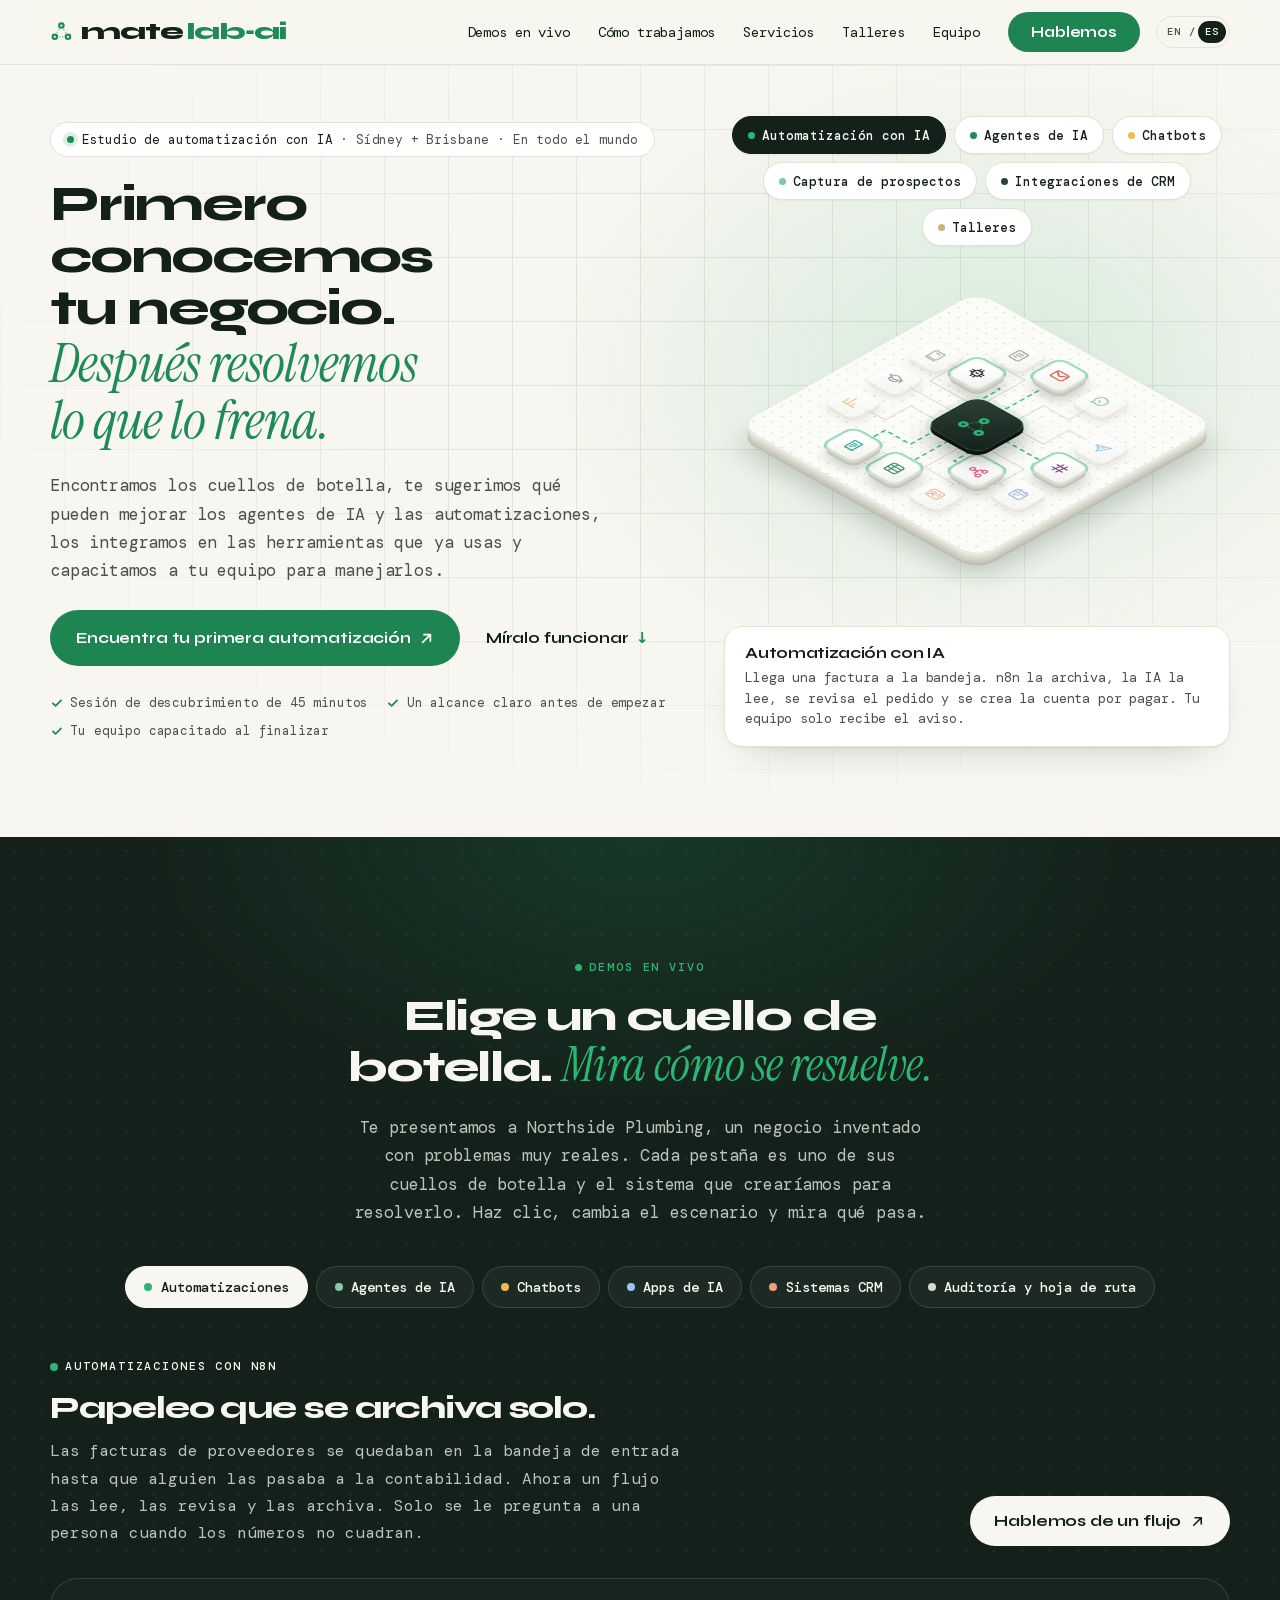
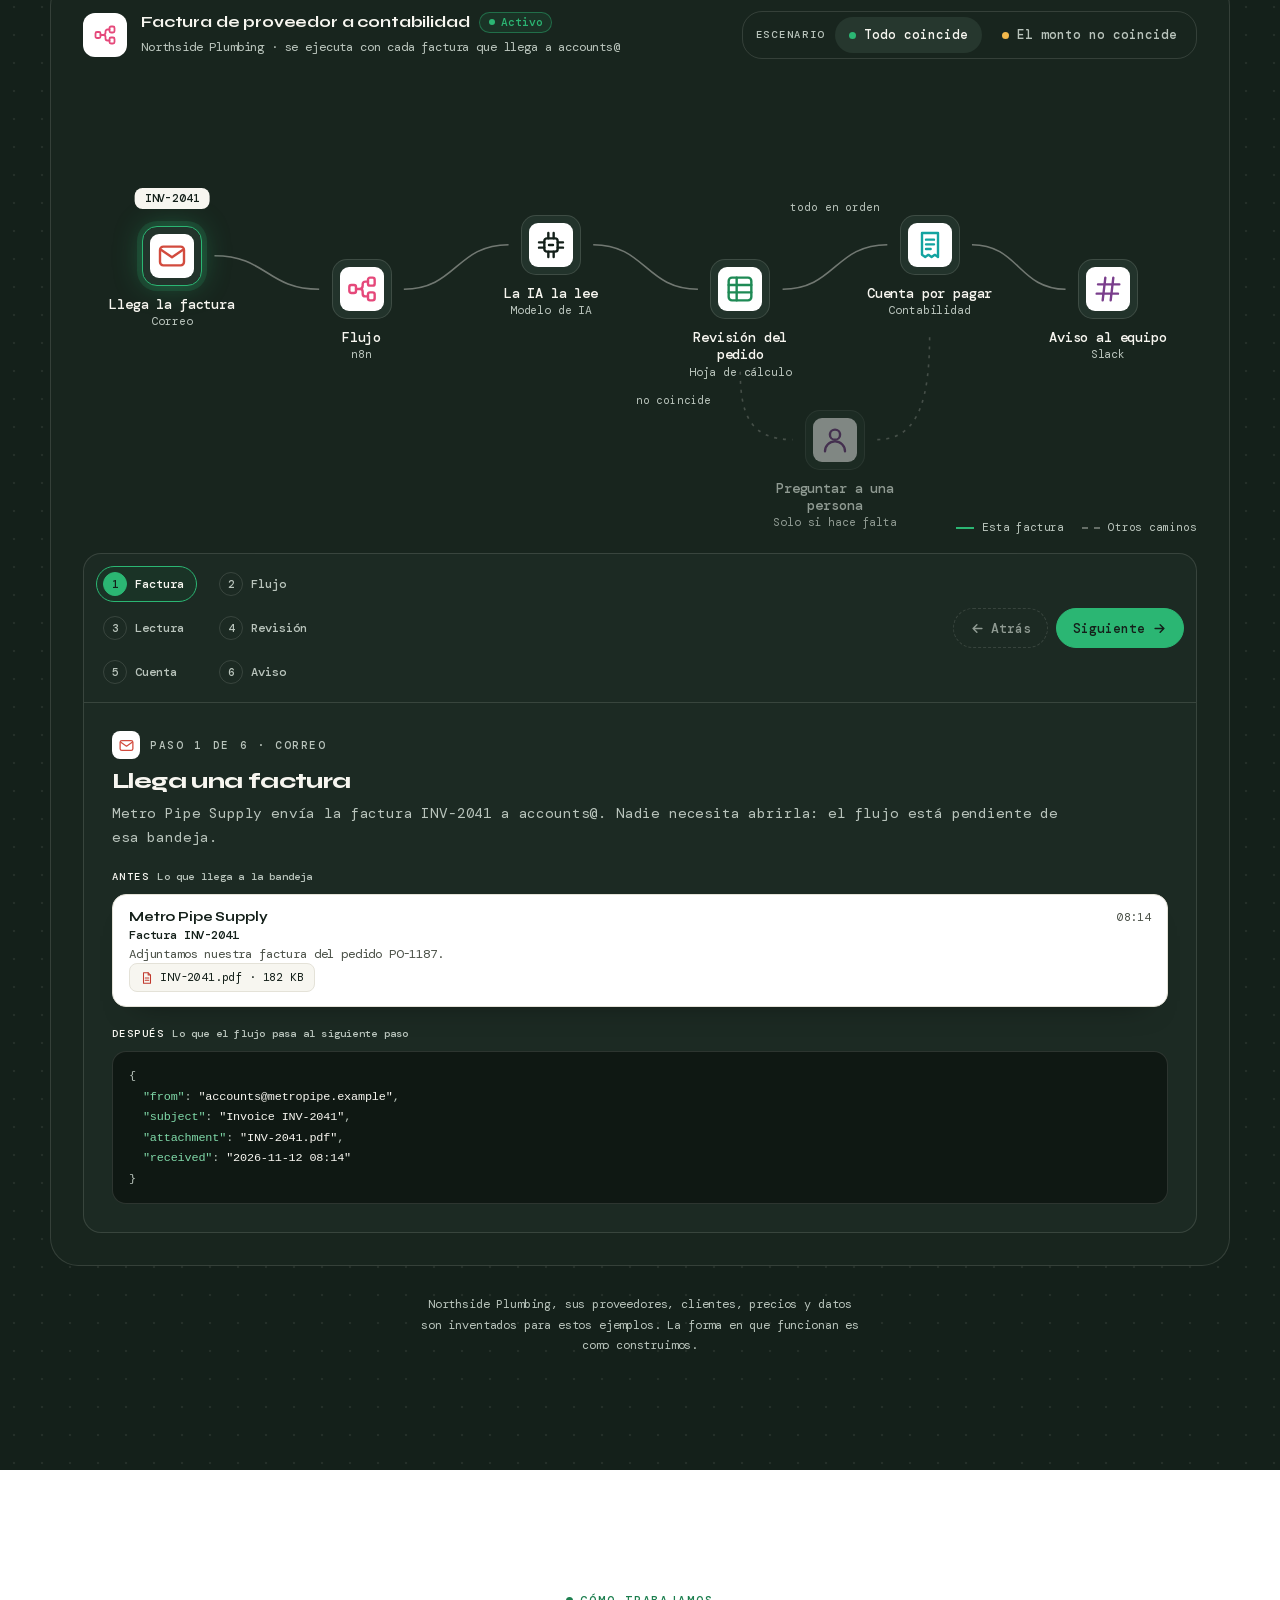
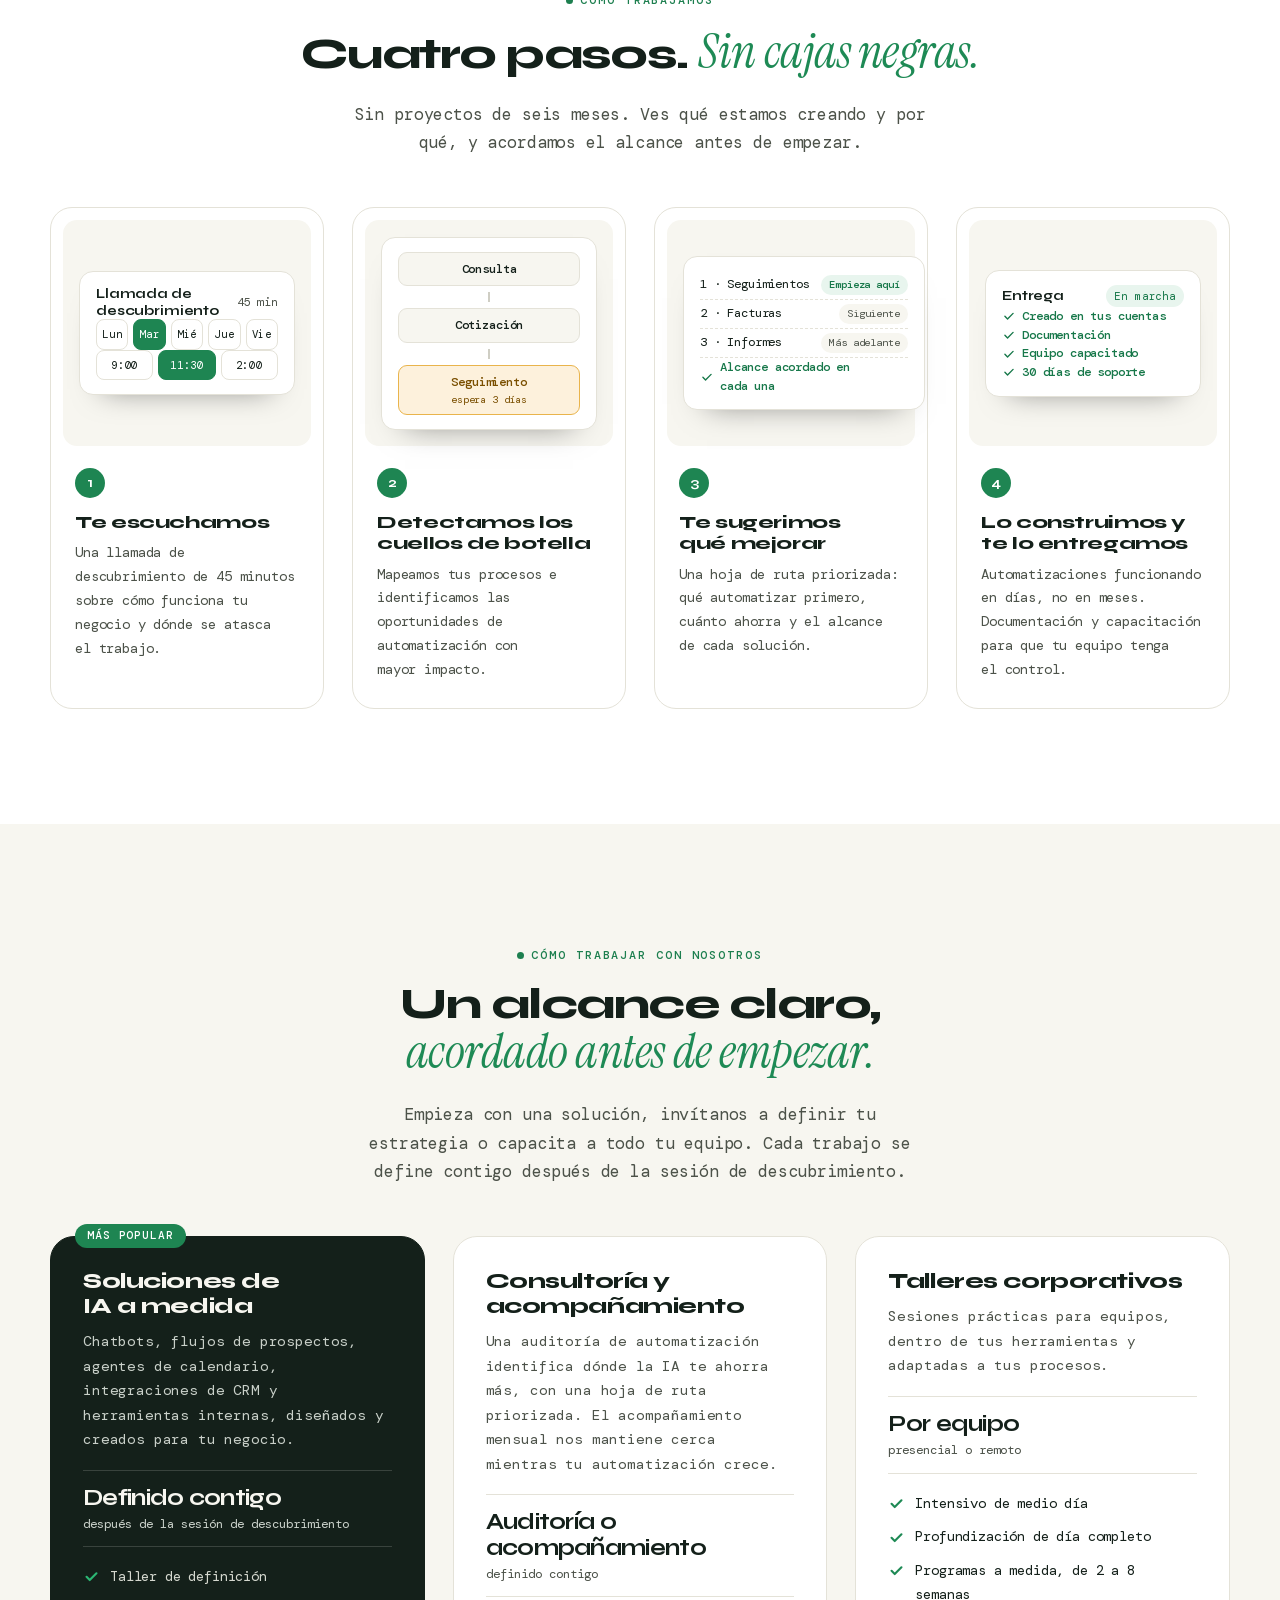
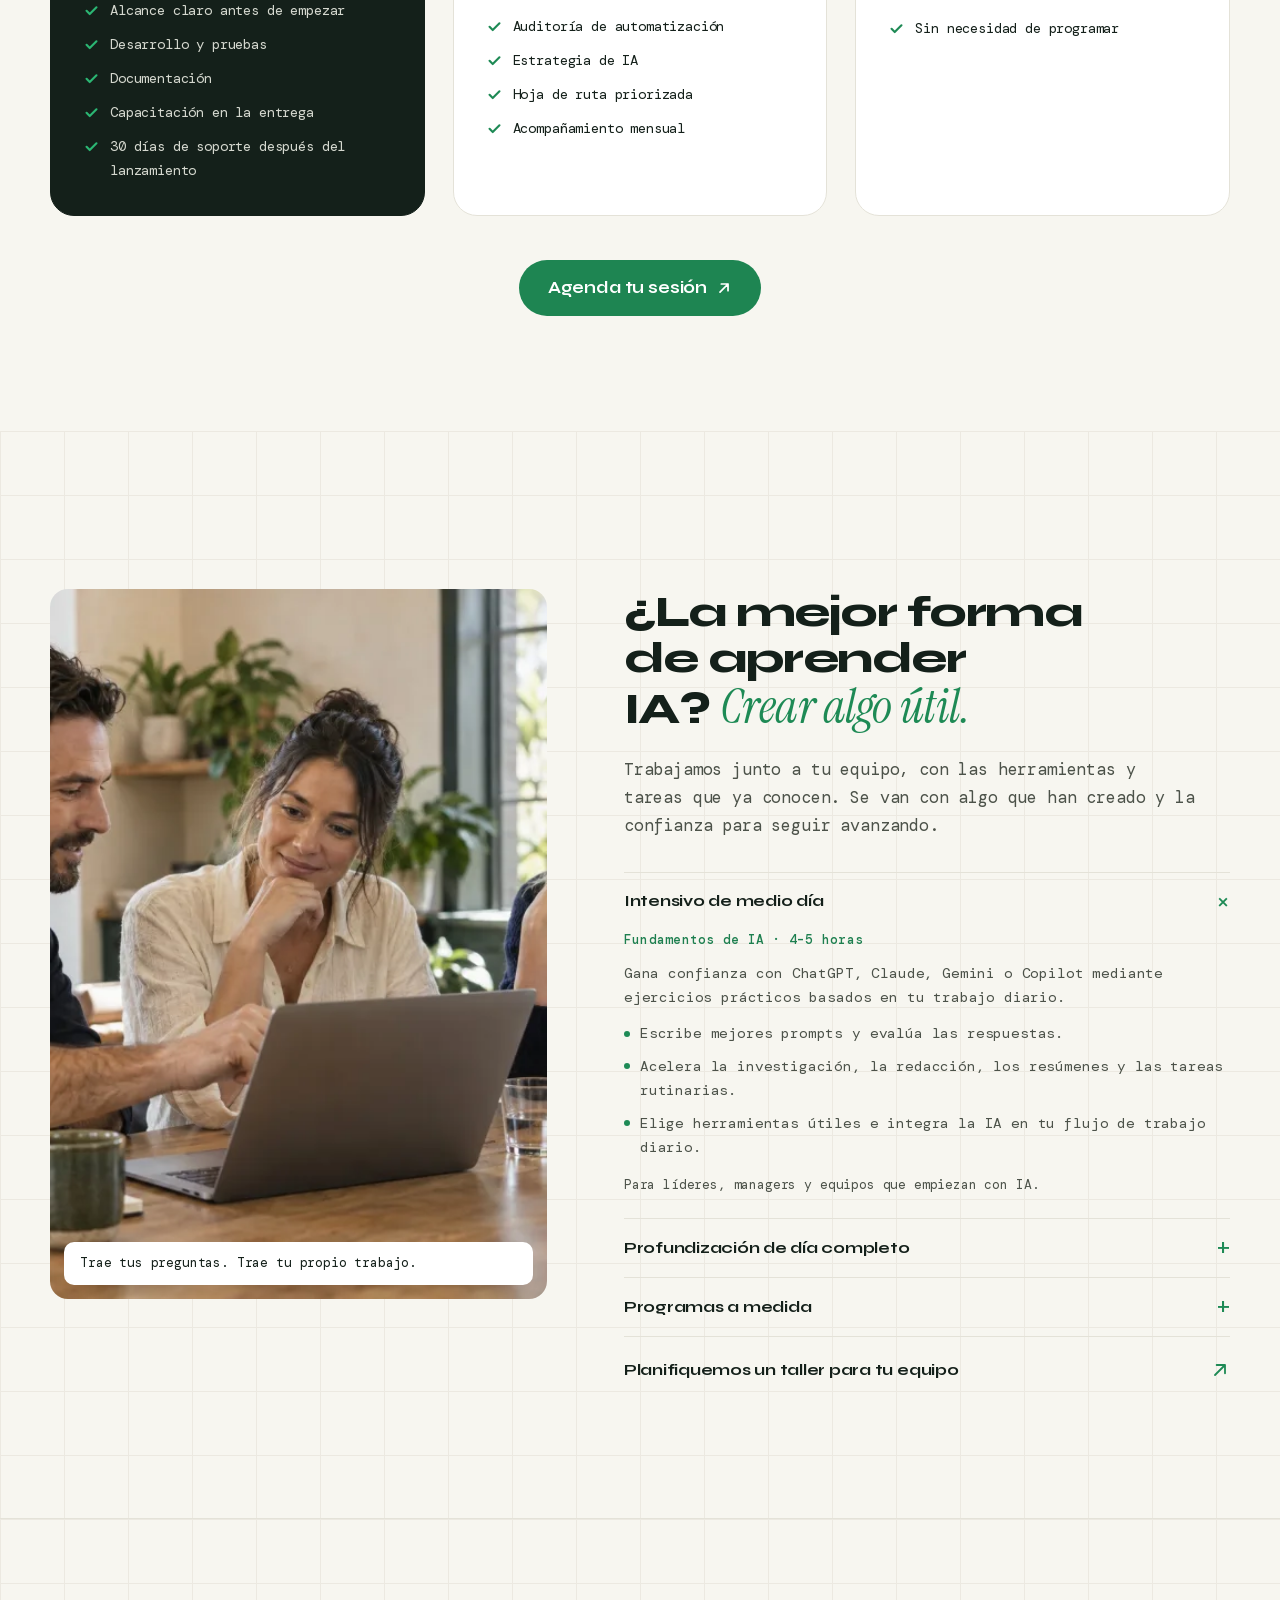
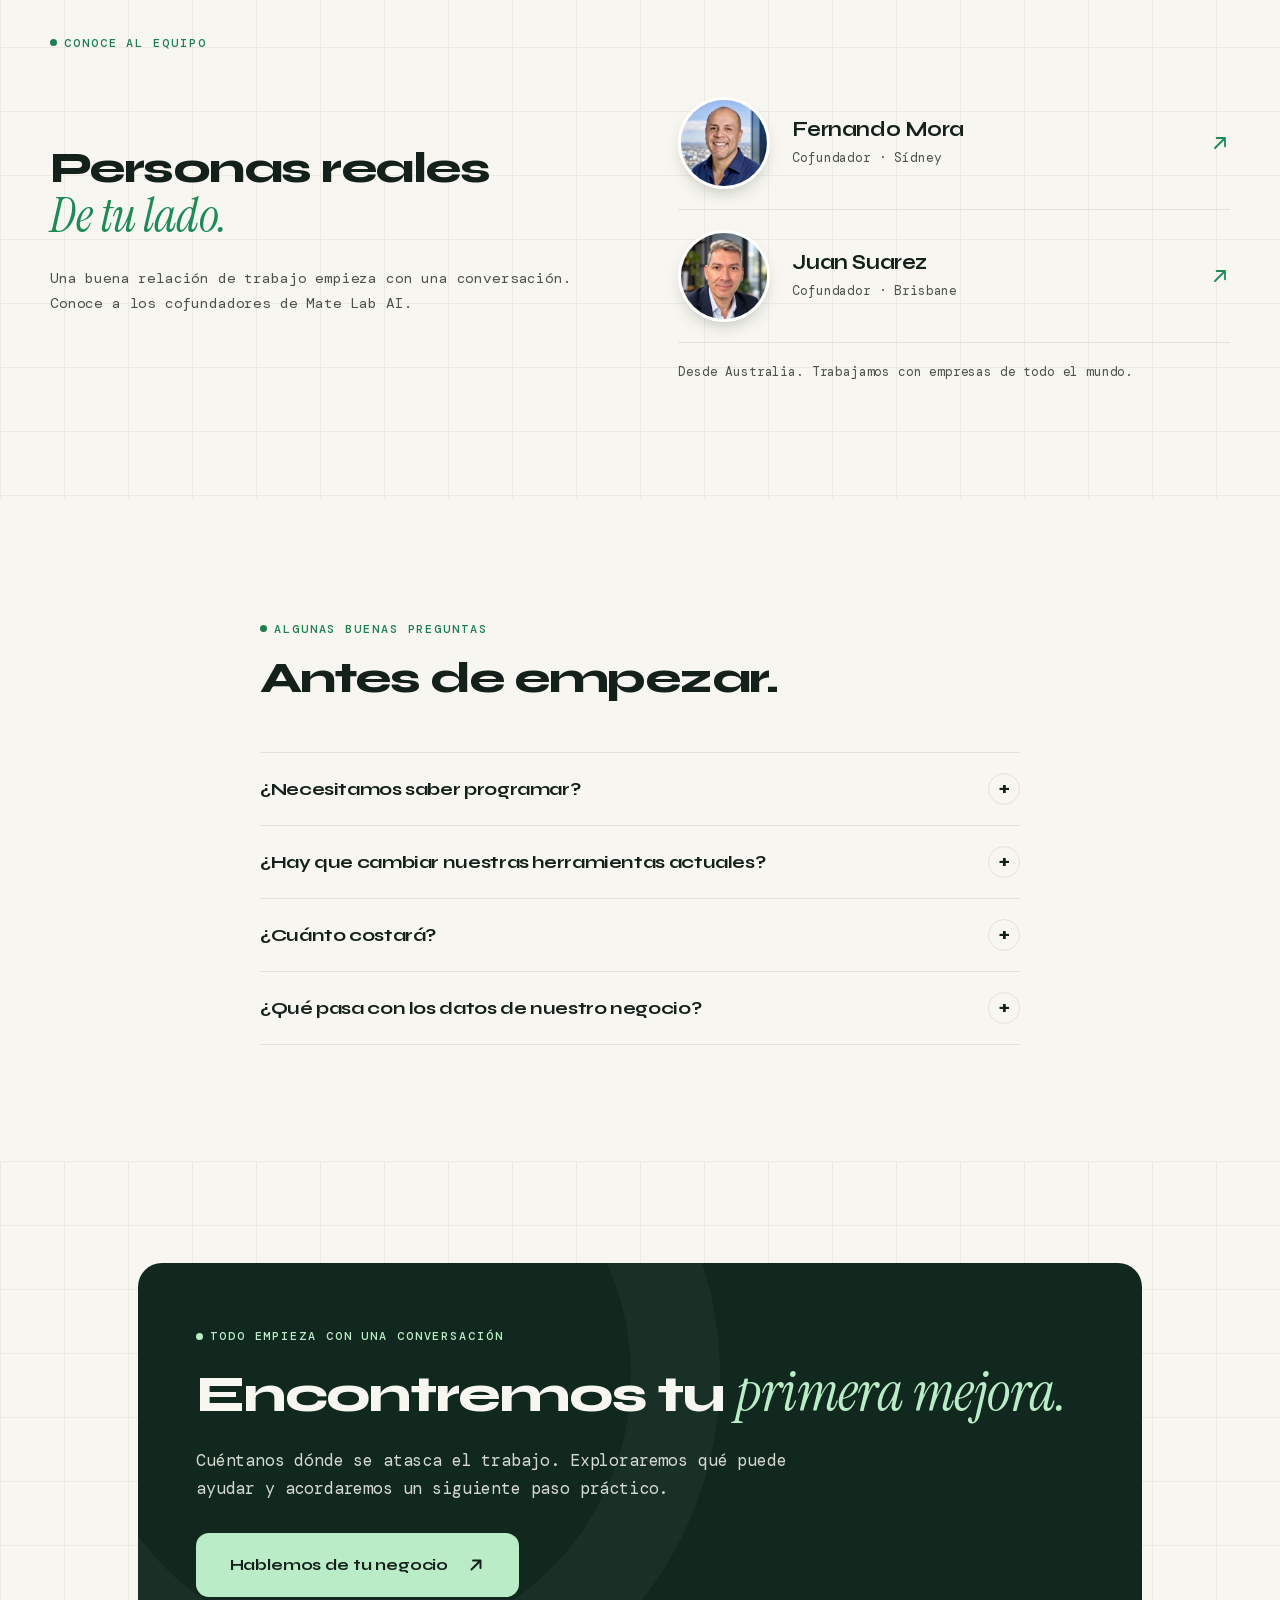
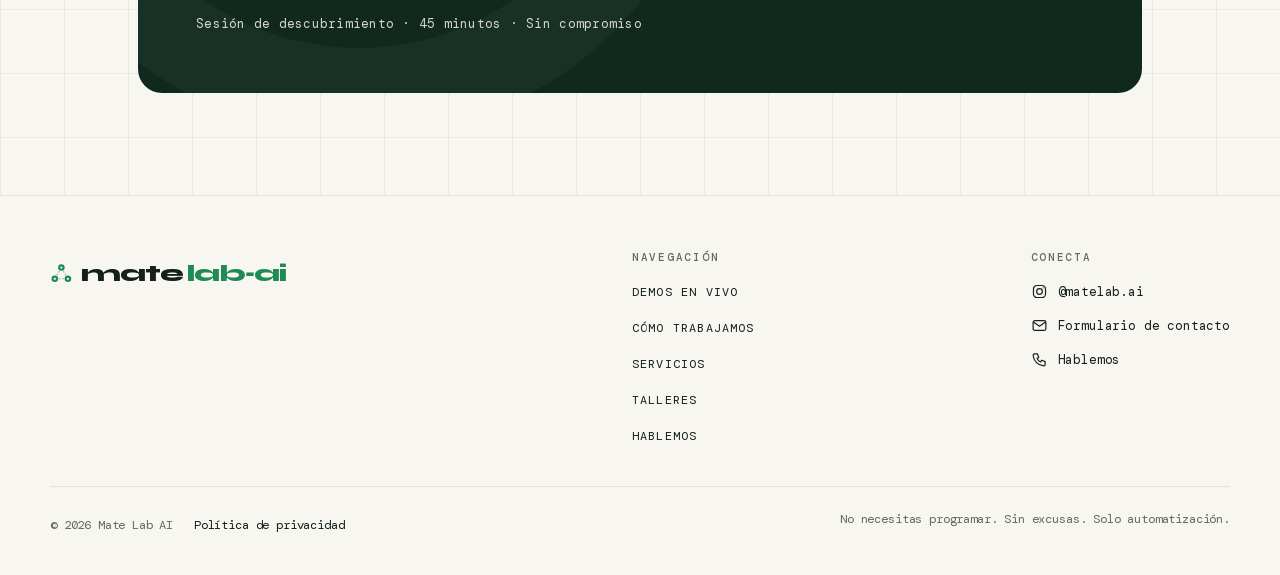
<file: es/index.html>
<!doctype html>
<html lang="es-419" data-estilo="claro">
<head>
<meta charset="utf-8">
<meta name="viewport" content="width=device-width, initial-scale=1">
<title>Automatización con IA en Sídney y Brisbane · Mate Lab AI</title>
<meta name="description" content="Conocemos tu negocio, encontramos los cuellos de botella y los resolvemos con agentes de IA, chatbots y automatizaciones. Agenda una llamada de descubrimiento.">
<link rel="canonical" href="https://matelabai.com.au/es/">
<meta name="robots" content="noindex, nofollow">
<meta name="theme-color" content="#1E8A55">
<link rel="icon" href="../favicon.ico" sizes="32x32">
<link rel="icon" href="../icono.svg" type="image/svg+xml">
<link rel="apple-touch-icon" href="../apple-touch-icon.png">
<link rel="manifest" href="../manifest.webmanifest">
<meta property="og:type" content="website">
<meta property="og:site_name" content="Mate Lab AI">
<meta property="og:title" content="Automatización con IA en Sídney y Brisbane · Mate Lab AI">
<meta property="og:description" content="Conocemos tu negocio, encontramos los cuellos de botella y los resolvemos con agentes de IA, chatbots y automatizaciones. Agenda una llamada de descubrimiento.">
<meta property="og:url" content="https://matelabai.com.au/es/">
<meta property="og:locale" content="en_AU">
<meta property="og:image" content="https://matelabai.com.au/img/social-social.df6d7ce9.jpg">
<meta property="og:image:width" content="1200">
<meta property="og:image:height" content="630">
<meta property="og:image:alt" content="Automatización con IA en Sídney y Brisbane · Mate Lab AI">
<meta name="twitter:card" content="summary_large_image">
<meta name="twitter:title" content="Automatización con IA en Sídney y Brisbane · Mate Lab AI">
<meta name="twitter:description" content="Conocemos tu negocio, encontramos los cuellos de botella y los resolvemos con agentes de IA, chatbots y automatizaciones. Agenda una llamada de descubrimiento.">
<meta name="twitter:image" content="https://matelabai.com.au/img/social-social.df6d7ce9.jpg">
<link rel="preload" href="../fuentes/dm-mono-latin.3062236e.woff2" as="font" type="font/woff2" crossorigin>
<link rel="preload" href="../fuentes/dm-mono-latin.fd7521f3.woff2" as="font" type="font/woff2" crossorigin>
<style>@font-face{font-family:'DM Mono';font-style:normal;font-weight:300;font-display:swap;src:url(../fuentes/dm-mono-latin-ext.2dd0183d.woff2) format('woff2');unicode-range:U+0100-02BA, U+02BD-02C5, U+02C7-02CC, U+02CE-02D7, U+02DD-02FF, U+0304, U+0308, U+0329, U+1D00-1DBF, U+1E00-1E9F, U+1EF2-1EFF, U+2020, U+20A0-20AB, U+20AD-20C4, U+2113, U+2C60-2C7F, U+A720-A7FF}
@font-face{font-family:'DM Mono';font-style:normal;font-weight:300;font-display:swap;src:url(../fuentes/dm-mono-latin.3062236e.woff2) format('woff2');unicode-range:U+0000-00FF, U+0131, U+0152-0153, U+02BB-02BC, U+02C6, U+02DA, U+02DC, U+0304, U+0308, U+0329, U+2000-206F, U+20AC, U+2122, U+2191, U+2193, U+2212, U+2215, U+FEFF, U+FFFD}
@font-face{font-family:'DM Mono';font-style:normal;font-weight:400;font-display:swap;src:url(../fuentes/dm-mono-latin-ext.7f8712cb.woff2) format('woff2');unicode-range:U+0100-02BA, U+02BD-02C5, U+02C7-02CC, U+02CE-02D7, U+02DD-02FF, U+0304, U+0308, U+0329, U+1D00-1DBF, U+1E00-1E9F, U+1EF2-1EFF, U+2020, U+20A0-20AB, U+20AD-20C4, U+2113, U+2C60-2C7F, U+A720-A7FF}
@font-face{font-family:'DM Mono';font-style:normal;font-weight:400;font-display:swap;src:url(../fuentes/dm-mono-latin.fd7521f3.woff2) format('woff2');unicode-range:U+0000-00FF, U+0131, U+0152-0153, U+02BB-02BC, U+02C6, U+02DA, U+02DC, U+0304, U+0308, U+0329, U+2000-206F, U+20AC, U+2122, U+2191, U+2193, U+2212, U+2215, U+FEFF, U+FFFD}
@font-face{font-family:'DM Mono';font-style:normal;font-weight:500;font-display:swap;src:url(../fuentes/dm-mono-latin-ext.e284f2a1.woff2) format('woff2');unicode-range:U+0100-02BA, U+02BD-02C5, U+02C7-02CC, U+02CE-02D7, U+02DD-02FF, U+0304, U+0308, U+0329, U+1D00-1DBF, U+1E00-1E9F, U+1EF2-1EFF, U+2020, U+20A0-20AB, U+20AD-20C4, U+2113, U+2C60-2C7F, U+A720-A7FF}
@font-face{font-family:'DM Mono';font-style:normal;font-weight:500;font-display:swap;src:url(../fuentes/dm-mono-latin.0e263db5.woff2) format('woff2');unicode-range:U+0000-00FF, U+0131, U+0152-0153, U+02BB-02BC, U+02C6, U+02DA, U+02DC, U+0304, U+0308, U+0329, U+2000-206F, U+20AC, U+2122, U+2191, U+2193, U+2212, U+2215, U+FEFF, U+FFFD}
@font-face{font-family:'Syne';font-style:normal;font-weight:700 800;font-display:swap;src:url(../fuentes/syne-latin-ext.79bc8392.woff2) format('woff2');unicode-range:U+0100-02BA, U+02BD-02C5, U+02C7-02CC, U+02CE-02D7, U+02DD-02FF, U+0304, U+0308, U+0329, U+1D00-1DBF, U+1E00-1E9F, U+1EF2-1EFF, U+2020, U+20A0-20AB, U+20AD-20C4, U+2113, U+2C60-2C7F, U+A720-A7FF}
@font-face{font-family:'Syne';font-style:normal;font-weight:700 800;font-display:swap;src:url(../fuentes/syne-latin.cfff4120.woff2) format('woff2');unicode-range:U+0000-00FF, U+0131, U+0152-0153, U+02BB-02BC, U+02C6, U+02DA, U+02DC, U+0304, U+0308, U+0329, U+2000-206F, U+20AC, U+2122, U+2191, U+2193, U+2212, U+2215, U+FEFF, U+FFFD}
@font-face{font-family:'Instrument Serif';font-style:italic;font-weight:400;font-display:swap;src:url(../fuentes/instrument-serif-italica-latin-ext.a04fc7ed.woff2) format('woff2');unicode-range:U+0100-02BA, U+02BD-02C5, U+02C7-02CC, U+02CE-02D7, U+02DD-02FF, U+0304, U+0308, U+0329, U+1D00-1DBF, U+1E00-1E9F, U+1EF2-1EFF, U+2020, U+20A0-20AB, U+20AD-20C4, U+2113, U+2C60-2C7F, U+A720-A7FF}
@font-face{font-family:'Instrument Serif';font-style:italic;font-weight:400;font-display:swap;src:url(../fuentes/instrument-serif-italica-latin.6ee678c3.woff2) format('woff2');unicode-range:U+0000-00FF, U+0131, U+0152-0153, U+02BB-02BC, U+02C6, U+02DA, U+02DC, U+0304, U+0308, U+0329, U+2000-206F, U+20AC, U+2122, U+2191, U+2193, U+2212, U+2215, U+FEFF, U+FFFD}</style>
<link rel="stylesheet" href="../css/sitio.b0ec51ce.css">
<link rel="stylesheet" href="../css/contacto.98699e53.css">
<link rel="stylesheet" href="../css/legal.db2b0c21.css">
<style>:root{--primario:#1E8A55;--secundario:#2BB673;--tinta:#14201A;--fondo:#F7F6F0;--sobre-primario:#FFFFFF;--primario-boton:#1E8552;--sobre-secundario:#14201A;--secundario-boton:#2BB673;--escenario-a:#4BA177;--escenario-b:#2BB673;--sobre-escenario:#14201A;--primario-texto:#1D7F4F;--secundario-texto:#227A4F;--fuente-texto:'DM Mono', system-ui, -apple-system, 'Segoe UI', Roboto, 'Helvetica Neue', Arial, sans-serif;--fuente-titulos:'Syne', system-ui, -apple-system, 'Segoe UI', Roboto, 'Helvetica Neue', Arial, sans-serif}</style>
<script>document.documentElement.classList.add('js');setTimeout(function(){if(!window.SITIO_LISTO)document.documentElement.classList.remove('js')},3000);window.SITIO={"nombre":"Mate Lab AI","whatsapp":null,"mensaje_whatsapp":"","formulario":{"destino":"whatsapp","webhook":null},"pixel":false};</script>



<link rel="alternate" hreflang="en-AU" href="https://matelabai.com.au/">
<link rel="alternate" hreflang="es-419" href="https://matelabai.com.au/es/">
<link rel="alternate" hreflang="x-default" href="https://matelabai.com.au/">
</head>
<body>
<svg class="sprite" aria-hidden="true" focusable="false">
  <symbol id="i-form" viewBox="0 0 24 24" fill="none" stroke="currentColor" stroke-width="1.8" stroke-linecap="round" stroke-linejoin="round"><rect x="4.5" y="3" width="15" height="18" rx="2.5"/><path d="M8 8h8M8 12h8M8 16h4.5"/></symbol>
  <symbol id="i-mail" viewBox="0 0 24 24" fill="none" stroke="currentColor" stroke-width="1.8" stroke-linecap="round" stroke-linejoin="round"><rect x="3" y="5" width="18" height="14" rx="2.5"/><path d="m4 7.5 8 5.5 8-5.5"/></symbol>
  <symbol id="i-chat" viewBox="0 0 24 24" fill="none" stroke="currentColor" stroke-width="1.8" stroke-linecap="round" stroke-linejoin="round"><path d="M20 11.5a8 8 0 0 1-11.7 7.1L4 20l1.4-4.1A8 8 0 1 1 20 11.5z"/><path d="M9 10.5c.4 1.6 1.9 3.1 3.5 3.5"/></symbol>
  <symbol id="i-send" viewBox="0 0 24 24" fill="none" stroke="currentColor" stroke-width="1.8" stroke-linecap="round" stroke-linejoin="round"><path d="M21 3.5 3 10.6l6.8 2.6 2.6 6.8z"/><path d="m9.8 13.2 4.7-4.7"/></symbol>
  <symbol id="i-hash" viewBox="0 0 24 24" fill="none" stroke="currentColor" stroke-width="1.8" stroke-linecap="round" stroke-linejoin="round"><path d="M10 3.5 8 20.5M16 3.5l-2 17M4.5 8.5h16M3.5 15.5h16"/></symbol>
  <symbol id="i-cal" viewBox="0 0 24 24" fill="none" stroke="currentColor" stroke-width="1.8" stroke-linecap="round" stroke-linejoin="round"><rect x="3.5" y="5" width="17" height="15.5" rx="2.5"/><path d="M3.5 10h17M8 3v4M16 3v4M8 14h2M12 14h2M8 17h2"/></symbol>
  <symbol id="i-crm" viewBox="0 0 24 24" fill="none" stroke="currentColor" stroke-width="1.8" stroke-linecap="round" stroke-linejoin="round"><rect x="3" y="4.5" width="18" height="15" rx="2.5"/><circle cx="9" cy="11" r="2.3"/><path d="M5.6 16.5a3.6 3.6 0 0 1 6.8 0M15 9.5h3M15 13h3"/></symbol>
  <symbol id="i-sheet" viewBox="0 0 24 24" fill="none" stroke="currentColor" stroke-width="1.8" stroke-linecap="round" stroke-linejoin="round"><rect x="3.5" y="3.5" width="17" height="17" rx="2.5"/><path d="M3.5 9h17M3.5 14.5h17M9.5 3.5v17"/></symbol>
  <symbol id="i-receipt" viewBox="0 0 24 24" fill="none" stroke="currentColor" stroke-width="1.8" stroke-linecap="round" stroke-linejoin="round"><path d="M6 3h12v18l-2.4-1.6L13.2 21l-2.4-1.6L8.4 21 6 19.4z"/><path d="M9 8h6M9 11.5h6M9 15h3.5"/></symbol>
  <symbol id="i-chart" viewBox="0 0 24 24" fill="none" stroke="currentColor" stroke-width="1.8" stroke-linecap="round" stroke-linejoin="round"><path d="M4 20.5V11M10 20.5V5M16 20.5v-7M3 20.5h18"/></symbol>
  <symbol id="i-cap" viewBox="0 0 24 24" fill="none" stroke="currentColor" stroke-width="1.8" stroke-linecap="round" stroke-linejoin="round"><path d="m2.5 9 9.5-4.5L21.5 9 12 13.5z"/><path d="M6.5 11v4.6c3 2.4 8 2.4 11 0V11M21.5 9v5.5"/></symbol>
  <symbol id="i-book" viewBox="0 0 24 24" fill="none" stroke="currentColor" stroke-width="1.8" stroke-linecap="round" stroke-linejoin="round"><path d="M5 4.5A1.5 1.5 0 0 1 6.5 3H19v15H6.5A1.5 1.5 0 0 0 5 19.5z"/><path d="M5 19.5A1.5 1.5 0 0 0 6.5 21H19M9 7h6"/></symbol>
  <symbol id="i-ai" viewBox="0 0 24 24" fill="none" stroke="currentColor" stroke-width="1.8" stroke-linecap="round" stroke-linejoin="round"><rect x="7" y="7" width="10" height="10" rx="2"/><path d="M10 3v4M14 3v4M10 17v4M14 17v4M3 10h4M3 14h4M17 10h4M17 14h4M10.5 12h3"/></symbol>
  <symbol id="i-flow" viewBox="0 0 24 24" fill="none" stroke="currentColor" stroke-width="1.8" stroke-linecap="round" stroke-linejoin="round"><rect x="2.5" y="9" width="5" height="6" rx="1.5"/><rect x="16.5" y="3.5" width="5" height="6" rx="1.5"/><rect x="16.5" y="14.5" width="5" height="6" rx="1.5"/><path d="M7.5 12h2.5c1.6 0 2.5-.9 2.5-2.5v-1c0-1.2.8-2 2-2h2M10 12h.5c1.2 0 2 .8 2 2v1.5c0 1.2.8 2 2 2h2"/></symbol>
  <symbol id="i-user" viewBox="0 0 24 24" fill="none" stroke="currentColor" stroke-width="1.8" stroke-linecap="round" stroke-linejoin="round"><circle cx="12" cy="8" r="3.8"/><path d="M4.5 20.5a7.5 7.5 0 0 1 15 0"/></symbol>
  <symbol id="i-check" viewBox="0 0 24 24" fill="none" stroke="currentColor" stroke-width="2.4" stroke-linecap="round" stroke-linejoin="round"><path d="m5 12.5 4.5 4.5L19 7.5"/></symbol>
  <symbol id="i-shield" viewBox="0 0 24 24" fill="none" stroke="currentColor" stroke-width="1.8" stroke-linecap="round" stroke-linejoin="round"><path d="M12 3 4.5 6v5.5c0 4.6 3.2 8.4 7.5 9.5 4.3-1.1 7.5-4.9 7.5-9.5V6z"/><path d="m9 12 2.2 2.2L15.5 10"/></symbol>
  <symbol id="i-voice" viewBox="0 0 24 24" fill="none" stroke="currentColor" stroke-width="1.8" stroke-linecap="round" stroke-linejoin="round"><path d="M5.2 18.4 3.5 21l3.3-.9A9 9 0 1 0 5.2 18.4z"/><path d="M8.5 12h.01M12 12h.01M15.5 12h.01"/></symbol>
  <symbol id="i-pencil" viewBox="0 0 24 24" fill="none" stroke="currentColor" stroke-width="1.8" stroke-linecap="round" stroke-linejoin="round"><path d="M4 20h4.2L19.5 8.7a2.1 2.1 0 0 0-3-3L5.2 17z"/><path d="m14.5 7.5 3 3"/></symbol>
  <symbol id="i-handoff" viewBox="0 0 24 24" fill="none" stroke="currentColor" stroke-width="1.8" stroke-linecap="round" stroke-linejoin="round"><circle cx="9" cy="8" r="3.5"/><path d="M3 20.5a6 6 0 0 1 12 0M16 11h5.5M19 8.5l2.5 2.5-2.5 2.5"/></symbol>
  <symbol id="i-arrow" viewBox="0 0 24 24" fill="none" stroke="currentColor" stroke-width="2" stroke-linecap="round" stroke-linejoin="round"><path d="M5 12h14M13 6l6 6-6 6"/></symbol>
  <symbol id="i-back" viewBox="0 0 24 24" fill="none" stroke="currentColor" stroke-width="2" stroke-linecap="round" stroke-linejoin="round"><path d="M19 12H5M11 6l-6 6 6 6"/></symbol>
  <symbol id="i-refresh" viewBox="0 0 24 24" fill="none" stroke="currentColor" stroke-width="2" stroke-linecap="round" stroke-linejoin="round"><path d="M20 12a8 8 0 1 1-2.6-5.9M20 4v5h-5"/></symbol>
  <symbol id="i-doc" viewBox="0 0 24 24" fill="none" stroke="currentColor" stroke-width="1.8" stroke-linecap="round" stroke-linejoin="round"><path d="M6 3h8l4 4v14H6z"/><path d="M14 3v4h4M9 12h6M9 16h6"/></symbol>
</svg>
<a class="saltar" href="#contenido">Saltar al contenido</a>
<header class="barra">
  <div class="contenedor barra-dentro">
    <a class="marca" href="../es/" aria-label="Mate Lab AI, inicio">
  <svg class="marca-arbol" viewBox="0 0 52 52" fill="none" aria-hidden="true" focusable="false">
    <g class="arbol-lineas"><line x1="21.46" y1="20.92" x2="15.54" y2="31.08"/><line x1="30.54" y1="20.92" x2="36.46" y2="31.08"/><line x1="20" y1="38.85" x2="32" y2="38.85"/></g>
    <g class="arbol-nodos"><circle cx="26" cy="13.15" r="5.0625"/><circle cx="11" cy="38.85" r="5.0625"/><circle cx="41" cy="38.85" r="5.0625"/></g>
  </svg>
  <span class="marca-palabra" aria-hidden="true"><span class="mate">mate</span><span class="lab">lab‑ai</span></span>
</a>

    <nav class="menu" id="menu" aria-label="Principal">
      <a href="../es/#demos">Demos en vivo</a>
      <a href="../es/#how">Cómo trabajamos</a>
      <a href="../es/#services">Servicios</a>
      <a href="../es/#workshops">Talleres</a>
      <a href="../es/#team">Equipo</a>
      <a class="boton boton-principal" href="../es/contact">Hablemos</a>
    </nav>
    <a class="idioma" href="../" hreflang="en-AU" lang="en" aria-label="Switch to English"><span>EN</span><span aria-hidden="true">/</span><span class="actual">ES</span></a>
    <button class="menu-boton" type="button" data-menu-boton aria-expanded="false" aria-controls="menu" aria-label="Abrir menú"><span></span><span></span></button>
  </div>
</header>

<main id="contenido">

  <section class="portada">
    <div class="contenedor portada-dentro">
      <div class="portada-texto">
        <p class="insignia" data-aparece><i></i>Estudio de automatización con IA<span> · Sídney + Brisbane · En todo el mundo</span></p>
        <h1 data-palabras><span class="renglon">Primero conocemos tu negocio.</span> <span class="renglon verde">Después resolvemos lo que lo frena.</span></h1>
        <p class="bajada" data-aparece style="--retraso:120ms">Encontramos los cuellos de botella, te sugerimos qué pueden mejorar los agentes de IA y las automatizaciones, los integramos en las herramientas que ya usas y capacitamos a tu equipo para manejarlos.</p>
        <div class="botones" data-aparece style="--retraso:200ms">
          <a class="boton boton-principal boton-grande con-flecha" href="../es/contact">Encuentra tu primera automatización</a>
          <a class="enlace-flecha" href="#demos">Míralo funcionar</a>
        </div>
        <ul class="promesas" data-aparece style="--retraso:260ms">
          <li>Sesión de descubrimiento de 45 minutos</li>
          <li>Un alcance claro antes de empezar</li>
          <li>Tu equipo capacitado al finalizar</li>
        </ul>
      </div>

      <div class="tablero" data-tablero data-aparece style="--retraso:160ms">
        <div class="tablero-chips" role="group" aria-label="Mostrar cómo conectamos tus herramientas">
          <button class="chip" type="button" style="--c:#2BB673" aria-pressed="false" data-ruta="mail flow ai sheet receipt hash" data-titulo="Automatización con IA" data-texto="Llega una factura a la bandeja. n8n la archiva, la IA la lee, se revisa el pedido y se crea la cuenta por pagar. Tu equipo solo recibe el aviso.">Automatización con IA</button>
          <button class="chip" type="button" style="--c:#1E8A55" aria-pressed="false" data-ruta="form ai book cal crm mail" data-titulo="Agentes de IA" data-texto="Llega una consulta por el sitio web. El agente lee tu guía de servicios, revisa el calendario, agenda la visita, actualiza el CRM y responde.">Agentes de IA</button>
          <button class="chip" type="button" style="--c:#F2B84B" aria-pressed="false" data-ruta="chat ai book cal crm" data-titulo="Chatbots" data-texto="Un cliente pregunta algo por WhatsApp a las 9 pm. El chatbot responde con tu propia información y agenda el siguiente paso.">Chatbots</button>
          <button class="chip" type="button" style="--c:#7FC9A0" aria-pressed="false" data-ruta="form flow crm mail hash" data-titulo="Captura de prospectos" data-texto="Cada formulario se guarda en el CRM, recibe seguimiento por correo y el equipo se entera en Slack. Nada se queda esperando en una bandeja.">Captura de prospectos</button>
          <button class="chip" type="button" style="--c:#2C4237" aria-pressed="false" data-ruta="crm flow sheet chart mail" data-titulo="Integraciones de CRM" data-texto="Tu CRM, tus hojas de cálculo y tus informes se mantienen al día solos, así nadie copia datos de una herramienta a otra.">Integraciones de CRM</button>
          <button class="chip" type="button" style="--c:#C9B37E" aria-pressed="false" data-ruta="cap ai book chart" data-titulo="Talleres" data-texto="Tu equipo aprende IA con su propio trabajo y se va con asistentes creados con su propio conocimiento.">Talleres</button>
        </div>

        <div class="escena" aria-hidden="true">
          <div class="placa">
            <svg class="trazos" viewBox="0 0 520 520" focusable="false">
              <path data-trazo="form" d="M170 110 V120 H225 V205"/>
              <path data-trazo="mail" d="M260 110 V205"/>
              <path data-trazo="chat" d="M350 110 V150 H295 V205"/>
              <path data-trazo="send" d="M410 170 H370 V225 H315"/>
              <path data-trazo="hash" d="M410 260 H315"/>
              <path data-trazo="cal" d="M410 350 H398 V295 H315"/>
              <path data-trazo="crm" d="M350 410 V400 H285 V315"/>
              <path data-trazo="sheet" d="M260 410 V315"/>
              <path data-trazo="receipt" d="M170 410 V370 H225 V315"/>
              <path data-trazo="chart" d="M110 350 H150 V295 H205"/>
              <path data-trazo="cap" d="M110 260 H205"/>
              <path data-trazo="book" d="M110 170 H122 V225 H205"/>
              <path data-trazo="ai" d="M195 165 H215 V205"/>
              <path data-trazo="flow" d="M325 355 H305 V315"/>
            </svg>
            <span class="tecla" data-tecla="form" style="--x:32.7;--y:15.4;--c:#3E4A43"><svg><use href="#i-form"/></svg></span>
            <span class="tecla" data-tecla="mail" style="--x:50;--y:15.4;--c:#D24B3E"><svg><use href="#i-mail"/></svg></span>
            <span class="tecla" data-tecla="chat" style="--x:67.3;--y:15.4;--c:#25A35A"><svg><use href="#i-chat"/></svg></span>
            <span class="tecla" data-tecla="send" style="--x:84.6;--y:32.7;--c:#2A9BD6"><svg><use href="#i-send"/></svg></span>
            <span class="tecla" data-tecla="hash" style="--x:84.6;--y:50;--c:#7A3E8C"><svg><use href="#i-hash"/></svg></span>
            <span class="tecla" data-tecla="cal" style="--x:84.6;--y:67.3;--c:#3B78D8"><svg><use href="#i-cal"/></svg></span>
            <span class="tecla" data-tecla="crm" style="--x:67.3;--y:84.6;--c:#E06F33"><svg><use href="#i-crm"/></svg></span>
            <span class="tecla" data-tecla="sheet" style="--x:50;--y:84.6;--c:#1E8A55"><svg><use href="#i-sheet"/></svg></span>
            <span class="tecla" data-tecla="receipt" style="--x:32.7;--y:84.6;--c:#13A3A0"><svg><use href="#i-receipt"/></svg></span>
            <span class="tecla" data-tecla="chart" style="--x:15.4;--y:67.3;--c:#D9962B"><svg><use href="#i-chart"/></svg></span>
            <span class="tecla" data-tecla="cap" style="--x:15.4;--y:50;--c:#2C4237"><svg><use href="#i-cap"/></svg></span>
            <span class="tecla" data-tecla="book" style="--x:15.4;--y:32.7;--c:#5B6B62"><svg><use href="#i-book"/></svg></span>
            <span class="tecla" data-tecla="ai" style="--x:31.7;--y:31.7;--c:#14201A"><svg><use href="#i-ai"/></svg></span>
            <span class="tecla" data-tecla="flow" style="--x:68.3;--y:68.3;--c:#E5487A"><svg><use href="#i-flow"/></svg></span>
            <span class="tecla tecla-centro">
              <svg class="marca-arbol" viewBox="0 0 52 52" fill="none" focusable="false">
                <g class="arbol-lineas"><line x1="21.46" y1="20.92" x2="15.54" y2="31.08"/><line x1="30.54" y1="20.92" x2="36.46" y2="31.08"/><line x1="20" y1="38.85" x2="32" y2="38.85"/></g>
                <g class="arbol-nodos"><circle cx="26" cy="13.15" r="5.0625"/><circle cx="11" cy="38.85" r="5.0625"/><circle cx="41" cy="38.85" r="5.0625"/></g>
              </svg>
            </span>
          </div>
        </div>

        <div class="tablero-nota" data-tablero-nota aria-live="off">
          <p class="tablero-titulo" data-tablero-titulo>Cada tecla es una herramienta que ya usas.</p>
          <p class="tablero-texto" data-tablero-texto>Toca un servicio para ver cómo conectaríamos tus herramientas.</p>
        </div>
      </div>
    </div>
  </section>

  <section class="seccion oscuro" id="demos">
    <div class="contenedor">
      <div class="encabezado-seccion centrado">
        <p class="rotulo" data-aparece>Demos en vivo</p>
        <h2 data-palabras>Elige un cuello de botella. <span class="vivo">Mira cómo se resuelve.</span></h2>
        <p class="bajada" data-aparece>Te presentamos a Northside Plumbing, un negocio inventado con problemas muy reales. Cada pestaña es uno de sus cuellos de botella y el sistema que crearíamos para resolverlo. Haz clic, cambia el escenario y mira qué pasa.</p>
      </div>

      <div class="pestanas" role="tablist" aria-label="Demos en vivo" data-pestanas>
        <button class="pestana" role="tab" type="button" id="tab-auto" aria-controls="demo-auto" aria-selected="true" style="--c:#2BB673">Automatizaciones</button>
        <button class="pestana" role="tab" type="button" id="tab-agente" aria-controls="demo-agente" aria-selected="false" style="--c:#86CBA6">Agentes de IA</button>
        <button class="pestana" role="tab" type="button" id="tab-charla" aria-controls="demo-charla" aria-selected="false" style="--c:#F2B84B">Chatbots</button>
        <button class="pestana" role="tab" type="button" id="tab-apps" aria-controls="demo-apps" aria-selected="false" style="--c:#9CC3F5">Apps de IA</button>
        <button class="pestana" role="tab" type="button" id="tab-crm" aria-controls="demo-crm" aria-selected="false" style="--c:#F2A07B">Sistemas CRM</button>
        <button class="pestana" role="tab" type="button" id="tab-audit" aria-controls="demo-audit" aria-selected="false" style="--c:#D5D8CF">Auditoría y hoja de ruta</button>
      </div>

      <div class="panel" role="tabpanel" id="demo-auto" aria-labelledby="tab-auto" tabindex="0">
        <div class="panel-cabeza">
          <div>
            <p class="etiqueta-demo" style="--c:#2BB673">Automatizaciones con n8n</p>
            <h3>Papeleo que se archiva solo.</h3>
            <p>Las facturas de proveedores se quedaban en la bandeja de entrada hasta que alguien las pasaba a la contabilidad. Ahora un flujo las lee, las revisa y las archiva. Solo se le pregunta a una persona cuando los números no cuadran.</p>
          </div>
          <a class="boton boton-claro con-flecha" href="../es/contact">Hablemos de un flujo</a>
        </div>

        <div class="marco flujo" data-flujo>
          <div class="flujo-cabeza">
            <div class="flujo-nombre">
              <span class="flujo-icono"><svg><use href="#i-flow"/></svg></span>
              <div>
                <p class="flujo-titulo">Factura de proveedor a contabilidad <span class="estado-activo">Activo</span></p>
                <p class="flujo-sub">Northside Plumbing · se ejecuta con cada factura que llega a accounts@</p>
              </div>
            </div>
            <div class="escenarios" role="group" aria-label="Escenario">
              <span class="escenarios-rotulo" aria-hidden="true">Escenario</span>
              <button type="button" class="escenario-boton" aria-pressed="true" data-escenario-boton="bien">Todo coincide</button>
              <button type="button" class="escenario-boton escenario-revisar" aria-pressed="false" data-escenario-boton="revisar">El monto no coincide</button>
            </div>
          </div>

          <div class="flujo-lienzo" aria-hidden="true">
            <svg class="flujo-lineas" viewBox="0 0 1000 360" preserveAspectRatio="none" focusable="false">
              <path data-tramo="email-n8n" d="M118 130 C165 130 165 160 212 160"/>
              <path data-tramo="n8n-ia" d="M288 160 C335 160 335 120 382 120"/>
              <path data-tramo="ia-hoja" d="M458 120 C505 120 505 160 552 160"/>
              <path data-tramo="hoja-cuentas" d="M628 160 C675 160 675 120 722 120"/>
              <path data-tramo="cuentas-slack" d="M798 120 C840 120 840 160 882 160"/>
              <path data-tramo="hoja-persona" d="M590 234 C590 274 600 295 637 295"/>
              <path data-tramo="persona-cuentas" d="M713 295 C752 295 760 254 760 200"/>
            </svg>
            <span class="rama-texto rama-bien" style="--x:67.5;--y:24">todo en orden</span>
            <span class="rama-texto rama-revisar" style="--x:53;--y:72">no coincide</span>
            <div class="nodo" data-nodo="email" style="--x:8;--y:36.1"><span class="nodo-ficha">INV-2041</span><span class="nodo-icono" style="--c:#D24B3E"><svg><use href="#i-mail"/></svg></span><b>Llega la factura</b><small>Correo</small></div>
            <div class="nodo" data-nodo="n8n" style="--x:25;--y:44.4"><span class="nodo-ficha">INV-2041</span><span class="nodo-icono" style="--c:#E5487A"><svg><use href="#i-flow"/></svg></span><b>Flujo</b><small>n8n</small></div>
            <div class="nodo" data-nodo="ia" style="--x:42;--y:33.3"><span class="nodo-ficha">INV-2041</span><span class="nodo-icono" style="--c:#14201A"><svg><use href="#i-ai"/></svg></span><b>La IA la lee</b><small>Modelo de IA</small></div>
            <div class="nodo" data-nodo="hoja" style="--x:59;--y:44.4"><span class="nodo-ficha">INV-2041</span><span class="nodo-icono" style="--c:#1E8A55"><svg><use href="#i-sheet"/></svg></span><b>Revisión del pedido</b><small>Hoja de cálculo</small></div>
            <div class="nodo nodo-rama" data-nodo="persona" style="--x:67.5;--y:81.9"><span class="nodo-ficha">INV-2041</span><span class="nodo-icono" style="--c:#7A3E8C"><svg><use href="#i-user"/></svg></span><b>Preguntar a una persona</b><small>Solo si hace falta</small></div>
            <div class="nodo" data-nodo="cuentas" style="--x:76;--y:33.3"><span class="nodo-ficha">INV-2041</span><span class="nodo-icono" style="--c:#13A3A0"><svg><use href="#i-receipt"/></svg></span><b>Cuenta por pagar</b><small>Contabilidad</small></div>
            <div class="nodo" data-nodo="slack" style="--x:92;--y:44.4"><span class="nodo-ficha">INV-2041</span><span class="nodo-icono" style="--c:#7A3E8C"><svg><use href="#i-hash"/></svg></span><b>Aviso al equipo</b><small>Slack</small></div>
          </div>
          <p class="flujo-leyenda" aria-hidden="true"><span class="ley-ruta">Esta factura</span><span class="ley-otra">Otros caminos</span></p>

          <div class="flujo-control">
            <ol class="pasos-barra" data-pasos-barra aria-label="Pasos"></ol>
            <div class="pasos-botones">
              <button type="button" class="boton-mini con-atras" data-atras>Atrás</button>
              <button type="button" class="boton-mini boton-mini-lleno con-siguiente" data-siguiente>Siguiente</button>
            </div>
          </div>

          <ol class="pasos-detalle" aria-live="off" data-vivo>
            <li class="paso" data-nodo="email" data-corto="Factura" data-escenario="bien revisar">
              <div class="paso-texto">
                <p class="paso-num"><span class="paso-icono" style="--c:#D24B3E"><svg><use href="#i-mail"/></svg></span>Paso <span data-n>1</span> de <span data-total>6</span> · Correo</p>
                <h4>Llega una factura</h4>
                <p>Metro Pipe Supply envía la factura INV-2041 a accounts@. Nadie necesita abrirla: el flujo está pendiente de esa bandeja.</p>
              </div>
              <div class="paso-antes">
                <p class="paso-rotulo">Antes <span>Lo que llega a la bandeja</span></p>
                <div class="mini">
                  <p class="mini-linea"><b>Metro Pipe Supply</b><span>08:14</span></p>
                  <p class="mini-asunto">Factura INV-2041</p>
                  <p class="mini-suave">Adjuntamos nuestra factura del pedido PO-1187.</p>
                  <p class="mini-adjunto"><svg><use href="#i-doc"/></svg>INV-2041.pdf · 182 KB</p>
                </div>
              </div>
              <div class="paso-despues">
                <p class="paso-rotulo">Después <span>Lo que el flujo pasa al siguiente paso</span></p>
<pre class="json"><code>{
  <span class="k">"from"</span>: <span class="s">"accounts@metropipe.example"</span>,
  <span class="k">"subject"</span>: <span class="s">"Invoice INV-2041"</span>,
  <span class="k">"attachment"</span>: <span class="s">"INV-2041.pdf"</span>,
  <span class="k">"received"</span>: <span class="s">"2026-11-12 08:14"</span>
}</code></pre>
              </div>
            </li>
            <li class="paso" data-nodo="n8n" data-corto="Flujo" data-escenario="bien revisar">
              <div class="paso-texto">
                <p class="paso-num"><span class="paso-icono" style="--c:#E5487A"><svg><use href="#i-flow"/></svg></span>Paso <span data-n>2</span> de <span data-total>6</span> · n8n</p>
                <h4>El flujo la recibe</h4>
                <p>n8n guarda el PDF en la carpeta correcta, le pone un nombre claro y empieza las revisiones. Cada ejecución queda registrada, así siempre ves qué pasó y cuándo.</p>
              </div>
              <div class="paso-antes">
                <p class="paso-rotulo">Antes <span>Lo que alguien hacía a mano</span></p>
                <div class="mini">
                  <ul class="mini-tachado">
                    <li>Abrir el correo</li>
                    <li>Descargar el PDF</li>
                    <li>Cambiarle el nombre y guardarlo en la carpeta compartida</li>
                    <li>Acordarse de capturarlo después</li>
                  </ul>
                </div>
              </div>
              <div class="paso-despues">
                <p class="paso-rotulo">Después <span>Registrado por el flujo</span></p>
<pre class="json"><code>{
  <span class="k">"workflow"</span>: <span class="s">"invoice-to-accounts"</span>,
  <span class="k">"run"</span>: <span class="n">318</span>,
  <span class="k">"saved"</span>: <span class="s">"/Invoices/2026-11/INV-2041.pdf"</span>,
  <span class="k">"status"</span>: <span class="s">"running"</span>
}</code></pre>
              </div>
            </li>
            <li class="paso" data-nodo="ia" data-corto="Lectura" data-escenario="bien revisar">
              <div class="paso-texto">
                <p class="paso-num"><span class="paso-icono" style="--c:#14201A"><svg><use href="#i-ai"/></svg></span>Paso <span data-n>3</span> de <span data-total>6</span> · Modelo de IA</p>
                <h4>La IA lee la factura</h4>
                <p>Un paso con IA lee el PDF y saca el proveedor, el número de pedido, el total, el GST y la fecha de vencimiento. Si duda de algún dato, lo dice en lugar de adivinar.</p>
              </div>
              <div class="paso-antes">
                <p class="paso-rotulo">Antes <span>El PDF</span></p>
                <div class="mini mini-factura">
                  <p class="mini-linea"><b>Metro Pipe Supply</b><span>Factura fiscal</span></p>
                  <p class="mini-suave">INV-2041 · Pedido PO-1187 · Vence 26 nov</p>
                  <p class="mini-fila"><span>Tubo de cobre 15 mm × 20</span><span>$1,880.00</span></p>
                  <p class="mini-fila"><span>Kit de conexiones × 8</span><span>$956.36</span></p>
                  <p class="mini-fila mini-total"><span>Total con GST</span><span>$3,120.00</span></p>
                </div>
              </div>
              <div class="paso-despues">
                <p class="paso-rotulo">Después <span>Lo que la IA extrae</span></p>
<pre class="json"><code>{
  <span class="k">"supplier"</span>: <span class="s">"Metro Pipe Supply"</span>,
  <span class="k">"invoice"</span>: <span class="s">"INV-2041"</span>,
  <span class="k">"order"</span>: <span class="s">"PO-1187"</span>,
  <span class="k">"total"</span>: <span class="n">3120.00</span>,
  <span class="k">"gst"</span>: <span class="n">283.64</span>,
  <span class="k">"due"</span>: <span class="s">"2026-11-26"</span>,
  <span class="k">"confidence"</span>: <span class="n">0.97</span>
}</code></pre>
              </div>
            </li>
            <li class="paso" data-nodo="hoja" data-corto="Revisión" data-escenario="bien">
              <div class="paso-texto">
                <p class="paso-num"><span class="paso-icono" style="--c:#1E8A55"><svg><use href="#i-sheet"/></svg></span>Paso <span data-n>4</span> de <span data-total>6</span> · Hoja de cálculo</p>
                <h4>Revisada contra el pedido</h4>
                <p>El flujo encuentra PO-1187 en tu hoja de pedidos. Mismo proveedor, mismo monto. Nadie necesita revisarla.</p>
              </div>
              <div class="paso-antes">
                <p class="paso-rotulo">Antes <span>Tu hoja de pedidos</span></p>
                <div class="mini mini-tabla">
                  <p class="mini-fila"><span>PO-1186 · Bayside Tiles</span><span>$940.00</span></p>
                  <p class="mini-fila mini-marcada"><span>PO-1187 · Metro Pipe Supply</span><span>$3,120.00</span></p>
                  <p class="mini-fila"><span>PO-1188 · Sparks Electrical</span><span>$415.00</span></p>
                  <p class="mini-ok"><svg><use href="#i-check"/></svg>Coincide con la factura</p>
                </div>
              </div>
              <div class="paso-despues">
                <p class="paso-rotulo">Después <span>La revisión</span></p>
<pre class="json"><code>{
  <span class="k">"order"</span>: <span class="s">"PO-1187"</span>,
  <span class="k">"expected"</span>: <span class="n">3120.00</span>,
  <span class="k">"invoiced"</span>: <span class="n">3120.00</span>,
  <span class="k">"match"</span>: <span class="n">true</span>
}</code></pre>
              </div>
            </li>
            <li class="paso" data-nodo="hoja" data-corto="Revisión" data-escenario="revisar">
              <div class="paso-texto">
                <p class="paso-num"><span class="paso-icono" style="--c:#1E8A55"><svg><use href="#i-sheet"/></svg></span>Paso <span data-n>4</span> de <span data-total>6</span> · Hoja de cálculo</p>
                <h4>Los números no coinciden</h4>
                <p>El pedido dice $2,860.00 pero la factura dice $3,120.00. En lugar de adivinar, el flujo se detiene y le pregunta a alguien.</p>
              </div>
              <div class="paso-antes">
                <p class="paso-rotulo">Antes <span>Tu hoja de pedidos</span></p>
                <div class="mini mini-tabla">
                  <p class="mini-fila"><span>PO-1186 · Bayside Tiles</span><span>$940.00</span></p>
                  <p class="mini-fila mini-alerta"><span>PO-1187 · Metro Pipe Supply</span><span>$2,860.00</span></p>
                  <p class="mini-fila"><span>PO-1188 · Sparks Electrical</span><span>$415.00</span></p>
                  <p class="mini-aviso">La factura es $260.00 más que el pedido</p>
                </div>
              </div>
              <div class="paso-despues">
                <p class="paso-rotulo">Después <span>La revisión</span></p>
<pre class="json"><code>{
  <span class="k">"order"</span>: <span class="s">"PO-1187"</span>,
  <span class="k">"expected"</span>: <span class="n">2860.00</span>,
  <span class="k">"invoiced"</span>: <span class="n">3120.00</span>,
  <span class="k">"match"</span>: <span class="n">false</span>,
  <span class="k">"difference"</span>: <span class="n">260.00</span>
}</code></pre>
              </div>
            </li>
            <li class="paso" data-nodo="cuentas" data-corto="Cuenta" data-escenario="bien">
              <div class="paso-texto">
                <p class="paso-num"><span class="paso-icono" style="--c:#13A3A0"><svg><use href="#i-receipt"/></svg></span>Paso <span data-n>5</span> de <span data-total>6</span> · Contabilidad</p>
                <h4>Se crea la cuenta por pagar</h4>
                <p>Una cuenta por pagar en borrador entra a tu software contable con el PDF adjunto y la cuenta correcta, lista para pagarse antes del vencimiento.</p>
              </div>
              <div class="paso-antes">
                <p class="paso-rotulo">Antes <span>En tu software contable</span></p>
                <div class="mini">
                  <p class="mini-linea"><b>Cuenta por pagar</b><span class="mini-chip">Lista para pagar</span></p>
                  <p class="mini-fila"><span>Metro Pipe Supply</span><span>$3,120.00</span></p>
                  <p class="mini-fila"><span>Cuenta</span><span>Materiales</span></p>
                  <p class="mini-fila"><span>Vence</span><span>26 nov</span></p>
                  <p class="mini-adjunto"><svg><use href="#i-doc"/></svg>INV-2041.pdf adjunto</p>
                </div>
              </div>
              <div class="paso-despues">
                <p class="paso-rotulo">Después <span>Lo que entra a contabilidad</span></p>
<pre class="json"><code>{
  <span class="k">"bill"</span>: <span class="s">"draft"</span>,
  <span class="k">"contact"</span>: <span class="s">"Metro Pipe Supply"</span>,
  <span class="k">"amount"</span>: <span class="n">3120.00</span>,
  <span class="k">"account"</span>: <span class="s">"Materials"</span>,
  <span class="k">"attachment"</span>: <span class="n">true</span>
}</code></pre>
              </div>
            </li>
            <li class="paso" data-nodo="persona" data-corto="Decisión" data-escenario="revisar">
              <div class="paso-texto">
                <p class="paso-num"><span class="paso-icono" style="--c:#7A3E8C"><svg><use href="#i-user"/></svg></span>Paso <span data-n>5</span> de <span data-total>6</span> · Slack</p>
                <h4>Alguien decide</h4>
                <p>Tu encargada de oficina recibe un mensaje con los dos números y el PDF. Con un toque la aprueba o la deja en espera. Nada se archiva hasta entonces.</p>
              </div>
              <div class="paso-antes">
                <p class="paso-rotulo">Antes <span>El mensaje que recibe Sam</span></p>
                <div class="mini">
                  <p class="mini-linea"><b>Revisión de factura</b><span>08:15</span></p>
                  <p>INV-2041 de Metro Pipe Supply es $260.00 más que PO-1187.</p>
                  <p class="mini-botones"><span>Aprobar $3,120</span><span>Esperar y preguntar</span></p>
                  <p class="mini-respuesta"><b>Sam:</b> Aprobada. Se pidieron conexiones extra en la obra.</p>
                </div>
              </div>
              <div class="paso-despues">
                <p class="paso-rotulo">Después <span>La decisión, registrada</span></p>
<pre class="json"><code>{
  <span class="k">"approval"</span>: <span class="s">"requested"</span>,
  <span class="k">"to"</span>: <span class="s">"Sam (office)"</span>,
  <span class="k">"decision"</span>: <span class="s">"approved"</span>,
  <span class="k">"note"</span>: <span class="s">"Extra fittings ordered on site"</span>
}</code></pre>
              </div>
            </li>
            <li class="paso" data-nodo="slack" data-corto="Aviso" data-escenario="bien">
              <div class="paso-texto">
                <p class="paso-num"><span class="paso-icono" style="--c:#7A3E8C"><svg><use href="#i-hash"/></svg></span>Paso <span data-n>6</span> de <span data-total>6</span> · Slack</p>
                <h4>Se avisa al equipo</h4>
                <p>Una línea en tu canal de contabilidad. Cuando nadie tiene que hacer nada, nadie tiene que leer más.</p>
              </div>
              <div class="paso-antes">
                <p class="paso-rotulo">Antes <span>En el canal de tu equipo</span></p>
                <div class="mini">
                  <p class="mini-linea"><b>#accounts</b><span>08:15</span></p>
                  <p>Factura INV-2041 de Metro Pipe Supply archivada. $3,120.00, vence el 26 nov. Coincide con PO-1187.</p>
                </div>
              </div>
              <div class="paso-despues">
                <p class="paso-rotulo">Después <span>Ejecución terminada</span></p>
<pre class="json"><code>{
  <span class="k">"channel"</span>: <span class="s">"#accounts"</span>,
  <span class="k">"posted"</span>: <span class="n">true</span>,
  <span class="k">"run"</span>: <span class="n">318</span>,
  <span class="k">"status"</span>: <span class="s">"done"</span>
}</code></pre>
              </div>
            </li>
            <li class="paso" data-nodo="cuentas" data-corto="Cuenta" data-escenario="revisar">
              <div class="paso-texto">
                <p class="paso-num"><span class="paso-icono" style="--c:#13A3A0"><svg><use href="#i-receipt"/></svg></span>Paso <span data-n>6</span> de <span data-total>6</span> · Contabilidad</p>
                <h4>Archivada, con el motivo</h4>
                <p>La cuenta entra con la nota de Sam adjunta, así los $260.00 extra quedan explicados para quien la revise después.</p>
              </div>
              <div class="paso-antes">
                <p class="paso-rotulo">Antes <span>En tu software contable</span></p>
                <div class="mini">
                  <p class="mini-linea"><b>Cuenta por pagar</b><span class="mini-chip">Aprobada</span></p>
                  <p class="mini-fila"><span>Metro Pipe Supply</span><span>$3,120.00</span></p>
                  <p class="mini-suave">Nota: conexiones extra pedidas en la obra. Aprobada por Sam.</p>
                  <p class="mini-adjunto"><svg><use href="#i-doc"/></svg>INV-2041.pdf adjunto</p>
                </div>
              </div>
              <div class="paso-despues">
                <p class="paso-rotulo">Después <span>Lo que entra a contabilidad</span></p>
<pre class="json"><code>{
  <span class="k">"bill"</span>: <span class="s">"draft"</span>,
  <span class="k">"amount"</span>: <span class="n">3120.00</span>,
  <span class="k">"note"</span>: <span class="s">"Extra fittings ordered on site"</span>,
  <span class="k">"approved_by"</span>: <span class="s">"Sam"</span>
}</code></pre>
              </div>
            </li>
          </ol>
        </div>
      </div>

      <div class="panel" role="tabpanel" id="demo-agente" aria-labelledby="tab-agente" tabindex="0">
        <div class="panel-cabeza">
          <div>
            <p class="etiqueta-demo" style="--c:#86CBA6">Agentes de IA a medida</p>
            <h3>Un agente que hace el seguimiento, y tú tienes el control.</h3>
            <p>Lee la solicitud, revisa qué puede usar y luego agenda, redacta y actualiza. Todo lo que esté fuera de tus reglas espera a una persona.</p>
          </div>
          <a class="boton boton-claro con-flecha" href="../es/contact">Hablemos de un agente</a>
        </div>

        <div class="marco agente" data-agente>
          <div class="agente-izquierda">
            <p class="marco-rotulo">Elige una solicitud</p>
            <div class="peticiones">
              <div class="peticion elegida"><p class="peticion-fuente"><svg><use href="#i-form"/></svg><button type="button" data-peticion aria-pressed="true" aria-describedby="peticion-1">Formulario web</button></p><p class="peticion-texto" id="peticion-1">El calentador tiene una fuga. ¿Puede venir alguien hoy?</p></div>
              <div class="peticion"><p class="peticion-fuente"><svg><use href="#i-mail"/></svg><button type="button" data-peticion aria-pressed="false" aria-describedby="peticion-2">Correo</button></p><p class="peticion-texto" id="peticion-2">¿Podemos pasar la visita del jueves al viernes?</p></div>
              <div class="peticion"><p class="peticion-fuente"><svg><use href="#i-chat"/></svg><button type="button" data-peticion aria-pressed="false" aria-describedby="peticion-3">WhatsApp</button></p><p class="peticion-texto" id="peticion-3">¿Cuánto cuesta remodelar un baño en Manly?</p></div>
            </div>

            <div class="mapa" aria-hidden="true">
              <svg class="mapa-radios" viewBox="0 0 640 520" preserveAspectRatio="none" focusable="false">
                <line data-radio="form" x1="320" y1="260" x2="80" y2="180"/>
                <line data-radio="mail" x1="320" y1="260" x2="70" y2="265"/>
                <line data-radio="chat" x1="320" y1="260" x2="80" y2="350"/>
                <line data-radio="guia" x1="320" y1="260" x2="205" y2="70"/>
                <line data-radio="trabajos" x1="320" y1="260" x2="330" y2="50"/>
                <line data-radio="aprobar" x1="320" y1="260" x2="460" y2="70"/>
                <line data-radio="tono" x1="320" y1="260" x2="545" y2="140"/>
                <line data-radio="cal" x1="320" y1="260" x2="180" y2="450"/>
                <line data-radio="crm" x1="320" y1="260" x2="300" y2="480"/>
                <line data-radio="hoja" x1="320" y1="260" x2="420" y2="470"/>
                <line data-radio="respuesta" x1="320" y1="260" x2="560" y2="225"/>
                <line data-radio="reserva" x1="320" y1="260" x2="575" y2="305"/>
                <line data-radio="actualizado" x1="320" y1="260" x2="555" y2="385"/>
                <line data-radio="persona" x1="320" y1="260" x2="495" y2="458"/>
              </svg>
              <div class="nucleo"><span class="nucleo-rotulo">Agente</span><b data-estado>Preparado</b></div>
              <span class="grupo" style="--x:29.7;--y:50.4">Entradas</span>
              <span class="pieza" data-pieza="form" style="--x:12.5;--y:34.6;--c:#3E4A43"><i><svg><use href="#i-form"/></svg></i>Formulario web</span>
              <span class="pieza" data-pieza="mail" style="--x:10.9;--y:51;--c:#D24B3E"><i><svg><use href="#i-mail"/></svg></i>Correo</span>
              <span class="pieza" data-pieza="chat" style="--x:12.5;--y:67.3;--c:#25A35A"><i><svg><use href="#i-chat"/></svg></i>WhatsApp</span>
              <span class="grupo" style="--x:39.8;--y:28.8">Conocimiento</span>
              <span class="pieza" data-pieza="guia" style="--x:32;--y:13.5;--c:#5B6B62"><i><svg><use href="#i-book"/></svg></i>Guía de servicios y precios</span>
              <span class="pieza" data-pieza="trabajos" style="--x:51.6;--y:9.6;--c:#5B6B62"><i><svg><use href="#i-doc"/></svg></i>Trabajos anteriores</span>
              <span class="grupo grupo-reglas" style="--x:64.1;--y:28.8">Reglas</span>
              <span class="pieza" data-pieza="aprobar" style="--x:71.9;--y:13.5;--c:#C98A1B"><i><svg><use href="#i-shield"/></svg></i>Requiere aprobación</span>
              <span class="pieza" data-pieza="tono" style="--x:85.2;--y:26.9;--c:#C98A1B"><i><svg><use href="#i-voice"/></svg></i>Tono de voz</span>
              <span class="grupo" style="--x:50;--y:71.5">Herramientas</span>
              <span class="pieza" data-pieza="cal" style="--x:28.1;--y:86.5;--c:#3B78D8"><i><svg><use href="#i-cal"/></svg></i>Calendario</span>
              <span class="pieza" data-pieza="crm" style="--x:46.9;--y:92.3;--c:#E06F33"><i><svg><use href="#i-crm"/></svg></i>CRM</span>
              <span class="pieza" data-pieza="hoja" style="--x:65.6;--y:90.4;--c:#1E8A55"><i><svg><use href="#i-sheet"/></svg></i>Hoja de trabajos</span>
              <span class="grupo" style="--x:73.4;--y:50.4">Resultados</span>
              <span class="pieza" data-pieza="respuesta" style="--x:87.5;--y:43.3;--c:#1E8A55"><i><svg><use href="#i-pencil"/></svg></i>Respuesta redactada</span>
              <span class="pieza" data-pieza="reserva" style="--x:89.8;--y:58.7;--c:#1E8A55"><i><svg><use href="#i-cal"/></svg></i>Trabajo agendado</span>
              <span class="pieza" data-pieza="actualizado" style="--x:86.7;--y:74;--c:#1E8A55"><i><svg><use href="#i-crm"/></svg></i>CRM actualizado</span>
              <span class="pieza" data-pieza="persona" style="--x:77.3;--y:88.1;--c:#1E8A55"><i><svg><use href="#i-handoff"/></svg></i>Pasado a una persona</span>
            </div>
            <p class="mapa-leyenda" aria-hidden="true"><span class="ley-ahora">En uso ahora</span><span class="ley-antes">Usado antes</span></p>
          </div>

          <div class="traza">
            <div class="traza-cabeza">
              <p class="marco-rotulo">Cómo piensa el agente</p>
              <p class="traza-cuenta" data-traza-cuenta></p>
            </div>
            <ol class="progreso" data-progreso aria-hidden="true"></ol>
            <ol class="traza-lista" data-traza aria-live="off">
              <li data-usa="form" data-estado="Leyendo"><p class="traza-fuente"><svg><use href="#i-form"/></svg>Formulario web · 07:42</p><p class="traza-cita">“Nuestro calentador tiene una fuga. ¿Puede venir alguien hoy?”</p><p class="traza-quien">Priya, Lane Cove · clienta nueva</p></li>
              <li data-usa="guia" data-estado="Revisando"><p>Fuga más “hoy” significa urgente. La guía de servicios dice que las urgencias se atienden hasta las 6 pm, con una tarifa de visita de $150.</p></li>
              <li data-usa="cal hoja" data-estado="Revisando"><p>Calendario y hoja de trabajos: Dan termina un trabajo en Chatswood a las 11:00 y está libre desde las 11:30.</p></li>
              <li data-usa="reserva cal" data-estado="Agendando"><p>Agenda a Dan para las 11:30 de hoy en Lane Cove. Está dentro de las reglas, así que no necesita aprobación.</p></li>
              <li data-usa="respuesta tono" data-estado="Respondiendo"><p>Redacta la respuesta con el tono de Northside: horario de llegada, tarifa de visita y cómo cerrar el agua mientras tanto.</p></li>
              <li data-usa="crm actualizado" data-estado="Listo"><p>Crea a Priya y el trabajo urgente en el CRM. La oficina lo ve en el tablero de la mañana.</p></li>
            </ol>
            <ol class="traza-lista" data-traza aria-live="off">
              <li data-usa="mail" data-estado="Leyendo"><p class="traza-fuente"><svg><use href="#i-mail"/></svg>Correo · 09:12</p><p class="traza-cita">“¿Podemos pasar la visita de cotización del jueves al viernes en la mañana?”</p><p class="traza-quien">Tom, Willoughby · cliente actual</p></li>
              <li data-usa="crm" data-estado="Revisando"><p>Encuentra a Tom en el CRM: tiene una visita de cotización de baño el jueves a las 2 pm.</p></li>
              <li data-usa="cal" data-estado="Revisando"><p>El viernes en la mañana hay dos horarios libres: 8:00 y 10:30.</p></li>
              <li data-usa="aprobar" data-estado="Revisando"><p>Revisión de reglas: mover una cita dentro de la misma semana no requiere aprobación.</p></li>
              <li data-usa="respuesta tono" data-estado="Respondiendo"><p>Redacta una respuesta amable con los dos horarios. Tom elige las 8:00.</p></li>
              <li data-usa="reserva actualizado cal crm" data-estado="Listo"><p>Pasa la visita al viernes a las 8:00, actualiza el CRM y libera el horario del jueves.</p></li>
            </ol>
            <ol class="traza-lista" data-traza aria-live="off">
              <li data-usa="chat" data-estado="Leyendo"><p class="traza-fuente"><svg><use href="#i-chat"/></svg>WhatsApp · 18:30</p><p class="traza-cita">“¿Cuánto cuesta remodelar todo un baño en Manly?”</p><p class="traza-quien">Nueva consulta</p></li>
              <li data-usa="guia trabajos" data-estado="Revisando"><p>Guía de precios: las remodelaciones se cotizan después de una visita. Los trabajos anteriores muestran que no hay dos iguales.</p></li>
              <li data-usa="aprobar" data-estado="Detenido por una regla"><p>Regla: nunca dar el precio de una remodelación sin una persona. El agente no da ninguna cifra.</p></li>
              <li data-usa="cal respuesta tono" data-estado="Respondiendo"><p>Redacta una respuesta que explica la visita sin costo y ofrece martes 4 pm o jueves 8 am.</p></li>
              <li data-usa="persona crm actualizado" data-estado="Esperándote"><p>Se lo pasa a Jess en la oficina con un resumen de dos líneas y guarda el prospecto en el CRM.</p></li>
            </ol>
            <div class="traza-botones">
              <button type="button" class="boton-mini con-reinicio" data-agente-reinicio>Empezar de nuevo</button>
              <button type="button" class="boton-mini boton-mini-lleno con-siguiente" data-agente-siguiente>Siguiente paso</button>
            </div>
          </div>
        </div>
      </div>

      <div class="panel" role="tabpanel" id="demo-charla" aria-labelledby="tab-charla" tabindex="0">
        <div class="panel-cabeza">
          <div>
            <p class="etiqueta-demo" style="--c:#F2B84B">Chatbots con IA</p>
            <h3>Respuestas a las 9 pm, con tu propia información.</h3>
            <p>En tu sitio web, WhatsApp o Telegram. Responde las preguntas que tu equipo escucha todos los días, toma los datos y agenda el siguiente paso. Tu equipo recibe un resumen claro, no una transcripción.</p>
          </div>
          <a class="boton boton-claro con-flecha" href="../es/contact">Hablemos de un chatbot</a>
        </div>

        <div class="marco charla" data-charla>
          <div class="charla-izquierda">
            <div class="ventana">
              <div class="ventana-cabeza"><span class="ventana-avatar"></span><span><b>Northside Plumbing</b><small>Asistente · responde al instante</small></span></div>
              <div class="ventana-log" data-charla-log aria-live="polite">
                <p class="msj msj-bot">Hola, soy el asistente de Northside. Pregúntame por las zonas que cubrimos, los precios o las citas.</p>
                <p class="msj msj-cliente" data-par="0">¿Llegan a Parramatta?</p>
                <p class="msj msj-bot" data-par="0">Sí. Parramatta está en nuestra zona, igual que el Hills District y el Inner West. ¿Quieres que busque un horario?</p>
                <p class="msj msj-cliente" data-par="1">¿Cuánto cuesta una visita?</p>
                <p class="msj msj-bot" data-par="1">Una visita estándar cuesta $95 e incluye los primeros 30 minutos. El plomero confirma el precio total antes de empezar cualquier trabajo.</p>
                <p class="msj msj-cliente" data-par="2">¿Pueden venir el sábado?</p>
                <p class="msj msj-bot" data-par="2">El sábado a las 8:00 está libre y ya quedó reservado para ti. Te llegará un recordatorio por mensaje el viernes.</p>
                <p class="msj msj-cliente" data-par="3">¿Puedo hablar con alguien?</p>
                <p class="msj msj-bot" data-par="3">Claro. Envié esta conversación a la oficina con un resumen breve. Alguien te llamará en horario de oficina.</p>
              </div>
            </div>
            <p class="marco-rotulo">Prueba a preguntar</p>
            <div class="sugerencias">
              <button type="button" class="sugerencia" data-pregunta="0" data-campo="zona" data-valor="Parramatta · en nuestra zona">¿Llegan a Parramatta?</button>
              <button type="button" class="sugerencia" data-pregunta="1" data-campo="interes" data-valor="Visita estándar">¿Cuánto cuesta una visita?</button>
              <button type="button" class="sugerencia" data-pregunta="2" data-campo="reserva" data-valor="Sábado 8:00 · recordatorio activado">¿Pueden venir el sábado?</button>
              <button type="button" class="sugerencia" data-pregunta="3" data-campo="siguiente" data-valor="La oficina te llama">¿Puedo hablar con alguien?</button>
            </div>
          </div>
          <div class="charla-derecha">
            <p class="marco-rotulo">Lo que recibe tu equipo</p>
            <div class="mini ficha-cliente">
              <p class="mini-linea"><b>Nueva consulta</b><span>Del chat del sitio</span></p>
              <dl class="ficha-campos">
                <div><dt>Zona</dt><dd data-campo="zona">Aún no lo pregunta</dd></div>
                <div><dt>Le interesa</dt><dd data-campo="interes">Aún no lo pregunta</dd></div>
                <div><dt>Agendado</dt><dd data-campo="reserva">Todavía no</dd></div>
                <div><dt>Siguiente paso</dt><dd data-campo="siguiente">Todavía no</dd></div>
              </dl>
              <p class="ficha-estado" data-ficha-estado><svg><use href="#i-check"/></svg>Guardado en el CRM</p>
            </div>
            <ul class="charla-notas">
              <li>Las respuestas salen de tu propia lista de precios, tus zonas y tus preguntas frecuentes.</li>
              <li>Pasa la conversación a una persona cuando corresponde, con un resumen.</li>
              <li>Funciona en tu sitio web, WhatsApp y Telegram.</li>
            </ul>
            <button type="button" class="boton-mini con-reinicio" data-charla-reinicio>Empezar de nuevo</button>
          </div>
        </div>
      </div>

      <div class="panel" role="tabpanel" id="demo-apps" aria-labelledby="tab-apps" tabindex="0">
        <div class="panel-cabeza">
          <div>
            <p class="etiqueta-demo" style="--c:#9CC3F5">Apps de IA y herramientas internas</p>
            <h3>Un portal para la oficina y una app de campo, con los mismos datos.</h3>
            <p>Hay trabajo que ya no cabe en una hoja de cálculo. Creamos la herramienta interna que tu equipo realmente necesita: un portal para la oficina, una app para quienes están en la calle y un asistente que hace el papeleo entre ambos.</p>
          </div>
          <a class="boton boton-claro con-flecha" href="../es/contact">Hablemos de tu herramienta</a>
        </div>

        <div class="marco apps" data-apps>
          <div class="apps-escena">
            <div class="portatil">
              <div class="portatil-pantalla">
                <p class="nav-falsa" aria-hidden="true"><i></i><i></i><i></i><span>portal.northside.example/today</span></p>
                <div class="portal">
                  <div class="portal-lado">
                    <p class="portal-marca"><span class="portal-logo" aria-hidden="true">NP</span><span><b>Northside Plumbing</b><small>Portal de la oficina</small></span></p>
                    <ul class="portal-nav">
                      <li class="activo">Hoy</li>
                      <li>Trabajos <span>5</span></li>
                      <li>Cotizaciones <span data-apps-nav-cotizaciones>9</span></li>
                      <li>Facturas <span data-apps-nav-facturas>1</span></li>
                    </ul>
                    <p class="portal-sub">El equipo hoy</p>
                    <ul class="portal-equipo">
                      <li><span class="mini-av" style="--c:#86CBA6" aria-hidden="true">DM</span><span><b>Dan</b><small data-apps-dan>Sigue con el trabajo en Willoughby</small></span></li>
                      <li><span class="mini-av" style="--c:#F2A07B" aria-hidden="true">MS</span><span><b>Mia</b><small>Visita en Manly a las 2 pm</small></span></li>
                      <li><span class="mini-av" style="--c:#9CC3F5" aria-hidden="true">SK</span><span><b>Sam</b><small>En la oficina</small></span></li>
                    </ul>
                    <p class="portal-asistente"><b>Asistente activo</b><small>Responde consultas y agenda visitas, de día y de noche</small></p>
                  </div>
                  <div class="portal-main">
                    <div class="portal-saludo">
                      <div>
                        <p class="portal-fecha">Jueves 12 de noviembre</p>
                        <p class="portal-hola">Buenos días, Sam</p>
                        <p class="portal-resumen">14 consultas respondidas y 3 visitas agendadas durante la noche. <b data-apps-pendientes>Dos cosas te necesitan.</b></p>
                      </div>
                      <p class="portal-sync">Sincronizado con la app de Dan</p>
                    </div>
                    <dl class="portal-cifras">
                      <div><dt>Trabajos de hoy</dt><dd><b data-apps-hechos>2</b> de 5 listos</dd></div>
                      <div><dt>Cotizaciones enviadas</dt><dd><b data-apps-cotizaciones>9</b> <span data-apps-cotizaciones-valor>$24,300</span></dd></div>
                      <div><dt>Facturas por revisar</dt><dd><b data-apps-facturas>1</b></dd></div>
                      <div><dt>Consultas respondidas</dt><dd><b>14</b> en la noche</dd></div>
                    </dl>
                    <div class="portal-cajas">
                      <section class="portal-caja" aria-label="Te necesita">
                        <p class="portal-caja-titulo">Te necesita <span data-apps-needs>2</span></p>
                        <ul class="portal-pendientes">
                          <li><span><b>La cotización del baño de M. Patel está lista</b><small>$18,400 · redactada con las notas de visita de Mia</small></span><button type="button" class="portal-boton" data-apps-aprobar="cotizacion">Aprobar y enviar</button></li>
                          <li><span><b>INV-2041 es $260 más que el pedido</b><small>Metro Pipe Supply · PO-1187</small></span><button type="button" class="portal-boton" data-apps-aprobar="factura">Aprobar</button></li>
                        </ul>
                        <p class="portal-vacio" data-apps-vacio hidden>Todo en orden. Nada te necesita por ahora.</p>
                      </section>
                      <section class="portal-caja" aria-label="Trabajos de hoy">
                        <p class="portal-caja-titulo">Trabajos de hoy</p>
                        <ol class="portal-trabajos">
                          <li class="hecho"><time>07:30</time><span><b>Lane Cove</b><small>Fuga del calentador · Dan</small></span><em>Listo</em></li>
                          <li class="hecho"><time>09:00</time><span><b>Chatswood</b><small>Drenaje tapado · Dan</small></span><em>Listo</em></li>
                          <li class="siguiente" data-apps-trabajo="willoughby"><time>11:30</time><span><b>Willoughby</b><small>Cambio de llave · Dan</small></span><em data-apps-estado>Siguiente</em></li>
                          <li><time>14:00</time><span><b>Manly</b><small>Visita de remodelación · Mia</small></span><em>Agendado</em></li>
                          <li data-apps-trabajo="mosman"><time>16:00</time><span><b>Mosman</b><small>Revisión de gas · Dan</small></span><em data-apps-estado>Agendado</em></li>
                        </ol>
                      </section>
                      <section class="portal-caja portal-actividad" aria-label="Actividad del asistente">
                        <p class="portal-caja-titulo">Actividad del asistente <small>Todo queda registrado</small></p>
                        <ol class="portal-log" data-apps-actividad aria-live="polite">
                          <li><time>07:12</time>Pasó en limpio las notas de Dan en Lane Cove y envió la factura.</li>
                          <li><time>06:40</time>Respondió tres preguntas sobre la tarifa de visita.</li>
                          <li><time>06:05</time>Pasó la visita de Tom al viernes a las 8:00 y actualizó el calendario.</li>
                        </ol>
                      </section>
                    </div>
                  </div>
                </div>
              </div>
              <div class="portatil-base" aria-hidden="true"></div>
            </div>

            <div class="movil-app">
              <div class="movil-pantalla">
                <p class="movil-estado" aria-hidden="true"><span>11:05</span><span class="movil-isla"></span><span>5G</span></p>
                <div class="movil-cabeza"><span class="mini-av" style="--c:#86CBA6" aria-hidden="true">DM</span><p><b>Hoy</b><small>Dan · jue 12 nov</small></p></div>
                <p class="movil-progreso"><span data-apps-progreso-texto>2 de 4 listos</span><i style="--hecho:.5" data-apps-progreso></i></p>
                <div class="movil-trabajo">
                  <p class="movil-etiqueta" data-apps-etiqueta>Siguiente · en 25 min</p>
                  <p class="movil-hora" data-apps-hora>11:30 · Willoughby</p>
                  <p class="movil-que" data-apps-que>Cambio de llave</p>
                  <p class="movil-quien" data-apps-quien>Tom R. · 14 Laurel Street</p>
                  <p class="movil-direcciones" data-apps-direcciones>Cómo llegar · 12 min</p>
                  <p class="movil-nota" data-apps-nota-texto hidden>“Cambié la llave mezcladora. La anterior estaba corroída.”</p>
                  <div class="movil-botones" data-apps-botones>
                    <button type="button" class="movil-boton" data-apps-nota>Nota de voz</button>
                    <button type="button" class="movil-boton movil-boton-lleno" data-apps-hecho>Marcar como hecho</button>
                  </div>
                </div>
                <p class="movil-sub">Más tarde</p>
                <ul class="movil-lista" data-apps-luego>
                  <li><time>16:00</time><span><b>Mosman</b><small>Revisión de gas</small></span></li>
                </ul>
              </div>
            </div>
          </div>
          <p class="apps-nota">Haz clic: lo que haces en una pantalla aparece en la otra.</p>
        </div>
      </div>

      <div class="panel" role="tabpanel" id="demo-crm" aria-labelledby="tab-crm" tabindex="0">
        <div class="panel-cabeza">
          <div>
            <p class="etiqueta-demo" style="--c:#F2A07B">Sistemas CRM</p>
            <h3>Cada trabajo en su lugar. La administración avanza sola.</h3>
            <p>Las consultas, visitas y cotizaciones llegan solas a la columna correcta. Mueve un trabajo a la siguiente etapa y el seguimiento se hace automáticamente: mensajes, calendario, cotizaciones y facturas. A las cotizaciones sin respuesta se les redacta un seguimiento amable.</p>
          </div>
          <a class="boton boton-claro con-flecha" href="../es/contact">Hablemos de tu CRM</a>
        </div>

        <div class="marco crm" data-crm>
          <div class="crm-cabeza">
            <div class="crm-nombre">
              <span class="crm-logo" aria-hidden="true">NP</span>
              <div><p class="crm-titulo">Northside Plumbing</p><p class="crm-sub">Embudo de trabajos · <span data-crm-abiertos>7</span> trabajos abiertos</p></div>
            </div>
            <dl class="crm-cifras">
              <div><dt>En curso</dt><dd data-crm-abierto>$46,750</dd></div>
              <div><dt>Ganado este mes</dt><dd class="crm-ganado" data-crm-ganado>$3,900</dd></div>
            </dl>
            <button type="button" class="boton-mini con-luna" data-crm-quietos data-n="2">Seguir cotizaciones</button>
          </div>
          <div class="crm-tablero">
            <div class="crm-columnas">
            <div class="crm-col" data-etapa="nuevo" role="group" aria-label="Nueva consulta">
              <div class="crm-col-cabeza"><p class="crm-col-nombre" style="--c:#B9C4BC">Nueva consulta <span data-crm-n>2</span></p><p class="crm-col-total" data-crm-total>$5,300</p></div>
              <ul class="crm-tarjetas">
                <li class="crm-tarjeta" data-cliente="Harbour Café" data-valor="1900" data-dias="1">
                  <p class="crm-cliente"><span class="crm-avatar" style="--c:#F2C46B" aria-hidden="true">HC</span>Harbour Café</p>
                  <p class="crm-trabajo">Servicio de trampa de grasa</p>
                  <p class="crm-pie"><b>$1,900</b><span data-dias-texto>1d</span><span class="crm-quien">DM</span></p>
                  <button type="button" class="crm-mover" aria-label="Mover a Harbour Café a otra etapa" aria-haspopup="menu" aria-expanded="false"></button>
                </li>
                <li class="crm-tarjeta" data-cliente="R. Chen" data-valor="3400" data-dias="2">
                  <p class="crm-cliente"><span class="crm-avatar" style="--c:#9CC3F5" aria-hidden="true">RC</span>R. Chen</p>
                  <p class="crm-trabajo">Cambio de calentador</p>
                  <p class="crm-pie"><b>$3,400</b><span data-dias-texto>2d</span><span class="crm-quien">MS</span></p>
                  <button type="button" class="crm-mover" aria-label="Mover a R. Chen a otra etapa" aria-haspopup="menu" aria-expanded="false"></button>
                </li>
              </ul>
            </div>
            <div class="crm-col" data-etapa="visita" role="group" aria-label="Visita agendada">
              <div class="crm-col-cabeza"><p class="crm-col-nombre" style="--c:#9CC3F5">Visita agendada <span data-crm-n>2</span></p><p class="crm-col-total" data-crm-total>$25,200</p></div>
              <ul class="crm-tarjetas">
                <li class="crm-tarjeta" data-cliente="Lane Cove Strata" data-valor="6800" data-dias="3">
                  <p class="crm-cliente"><span class="crm-avatar" style="--c:#86CBA6" aria-hidden="true">LS</span>Lane Cove Strata</p>
                  <p class="crm-trabajo">Reparación de canaletas y bajantes</p>
                  <p class="crm-pie"><b>$6,800</b><span data-dias-texto>3d</span><span class="crm-quien">DM</span></p>
                  <button type="button" class="crm-mover" aria-label="Mover a Lane Cove Strata a otra etapa" aria-haspopup="menu" aria-expanded="false"></button>
                </li>
                <li class="crm-tarjeta" data-cliente="M. Patel" data-valor="18400" data-dias="1">
                  <p class="crm-cliente"><span class="crm-avatar" style="--c:#F2A07B" aria-hidden="true">MP</span>M. Patel</p>
                  <p class="crm-trabajo">Remodelación de baño</p>
                  <p class="crm-pie"><b>$18,400</b><span data-dias-texto>1d</span><span class="crm-quien">MS</span></p>
                  <button type="button" class="crm-mover" aria-label="Mover a M. Patel a otra etapa" aria-haspopup="menu" aria-expanded="false"></button>
                </li>
              </ul>
            </div>
            <div class="crm-col" data-etapa="cotizado" role="group" aria-label="Cotización enviada">
              <div class="crm-col-cabeza"><p class="crm-col-nombre" style="--c:#E8A3C9">Cotización enviada <span data-crm-n>3</span></p><p class="crm-col-total" data-crm-total>$16,250</p></div>
              <ul class="crm-tarjetas">
                <li class="crm-tarjeta" data-cliente="Bayview Dental" data-valor="2200" data-dias="9">
                  <p class="crm-cliente"><span class="crm-avatar" style="--c:#C9B37E" aria-hidden="true">BD</span>Bayview Dental</p>
                  <p class="crm-trabajo">Prueba de contraflujo</p>
                  <p class="crm-pie"><b>$2,200</b><span data-dias-texto>9d</span><span class="crm-quien">SK</span></p>
                  <button type="button" class="crm-mover" aria-label="Mover a Bayview Dental a otra etapa" aria-haspopup="menu" aria-expanded="false"></button>
                </li>
                <li class="crm-tarjeta" data-cliente="S. Nguyen" data-valor="1450" data-dias="2">
                  <p class="crm-cliente"><span class="crm-avatar" style="--c:#E8A3C9" aria-hidden="true">SN</span>S. Nguyen</p>
                  <p class="crm-trabajo">Fregadero y lavavajillas</p>
                  <p class="crm-pie"><b>$1,450</b><span data-dias-texto>2d</span><span class="crm-quien">DM</span></p>
                  <button type="button" class="crm-mover" aria-label="Mover a S. Nguyen a otra etapa" aria-haspopup="menu" aria-expanded="false"></button>
                </li>
                <li class="crm-tarjeta" data-cliente="Greenway School" data-valor="12600" data-dias="12">
                  <p class="crm-cliente"><span class="crm-avatar" style="--c:#7FD8A8" aria-hidden="true">GS</span>Greenway School</p>
                  <p class="crm-trabajo">Rehabilitación de drenaje</p>
                  <p class="crm-pie"><b>$12,600</b><span data-dias-texto>12d</span><span class="crm-quien">MS</span></p>
                  <button type="button" class="crm-mover" aria-label="Mover a Greenway School a otra etapa" aria-haspopup="menu" aria-expanded="false"></button>
                </li>
              </ul>
            </div>
            <div class="crm-col" data-etapa="ganado" role="group" aria-label="Ganado">
              <div class="crm-col-cabeza"><p class="crm-col-nombre" style="--c:#2BB673">Ganado <span data-crm-n>1</span></p><p class="crm-col-total" data-crm-total>$3,900</p></div>
              <ul class="crm-tarjetas">
                <li class="crm-tarjeta" data-cliente="J. Morris" data-valor="3900" data-dias="0">
                  <p class="crm-cliente"><span class="crm-avatar" style="--c:#B9ECC7" aria-hidden="true">JM</span>J. Morris</p>
                  <p class="crm-trabajo">Sistema de agua caliente</p>
                  <p class="crm-pie"><b>$3,900</b><span data-dias-texto>hoy</span><span class="crm-quien">DM</span></p>
                  <button type="button" class="crm-mover" aria-label="Mover a J. Morris a otra etapa" aria-haspopup="menu" aria-expanded="false"></button>
                </li>
              </ul>
            </div>
            </div>
            <aside class="crm-auto" aria-label="Automatizaciones">
              <div class="crm-auto-cabeza"><p class="marco-rotulo">Automatizaciones</p><span class="estado-activo">3 activas</span></div>
              <p class="crm-auto-sub">Corren cuando un trabajo entra a una etapa</p>
              <p class="crm-aviso" data-crm-aviso><b>Mueve un trabajo a otra etapa.</b> Arrastra una tarjeta o usa su menú. Lo que se ejecute aparece aquí.</p>
              <div class="crm-reglas-caja">
                <span class="crm-pulso" data-crm-pulso aria-hidden="true"></span>
                <ol class="crm-reglas">
                  <li data-regla="visita" style="--c:#9CC3F5"><div><b>Visita agendada</b><small>Enviar confirmación por mensaje y agregar al calendario</small></div><span class="regla-iconos" aria-hidden="true"><i style="--c:#25A35A"><svg><use href="#i-chat"/></svg></i><i style="--c:#3B78D8"><svg><use href="#i-cal"/></svg></i></span></li>
                  <li data-regla="cotizado" style="--c:#E8A3C9"><div><b>Cotización enviada</b><small>Enviar la cotización y agendar un seguimiento</small></div><span class="regla-iconos" aria-hidden="true"><i style="--c:#D24B3E"><svg><use href="#i-mail"/></svg></i><i style="--c:#3B78D8"><svg><use href="#i-cal"/></svg></i></span></li>
                  <li data-regla="ganado" style="--c:#2BB673"><div><b>Ganado</b><small>Crear el trabajo, enviar la factura de anticipo y avisar al equipo</small></div><span class="regla-iconos" aria-hidden="true"><i style="--c:#1E8A55"><svg><use href="#i-sheet"/></svg></i><i style="--c:#13A3A0"><svg><use href="#i-receipt"/></svg></i><i style="--c:#7A3E8C"><svg><use href="#i-hash"/></svg></i></span></li>
                </ol>
              </div>
              <ol class="crm-log" data-crm-log aria-live="polite"></ol>
              <dl class="crm-contadores">
                <div><dt>Se ejecutaron solas</dt><dd data-crm-acciones>0 acciones</dd></div>
                <div><dt>Tiempo de oficina ahorrado</dt><dd data-crm-minutos>0 min</dd></div>
              </dl>
            </aside>
          </div>
        </div>
      </div>

      <div class="panel" role="tabpanel" id="demo-audit" aria-labelledby="tab-audit" tabindex="0">
        <div class="panel-cabeza">
          <div>
            <p class="etiqueta-demo" style="--c:#D5D8CF">Auditorías de automatización y estrategia de IA</p>
            <h3>Encuentra el cuello de botella que conviene resolver primero.</h3>
            <p>En la auditoría listamos las tareas que se comen tu semana, las medimos contigo y ordenamos qué automatizar primero; luego acordamos el alcance de cada solución. Prueba una versión rápida con tus propios números.</p>
          </div>
          <a class="boton boton-claro con-flecha" href="../es/contact">Agenda tu sesión</a>
        </div>

        <div class="marco auditoria" data-auditoria>
          <div class="auditoria-tareas">
            <p class="marco-rotulo">Tu semana · cambia los números</p>
            <div class="tarea-cabeza" aria-hidden="true"><span>Tarea repetitiva</span><span>Veces por semana</span><span>Minutos cada vez</span></div>
            <div class="tarea" data-tarea="Responder las mismas preguntas de clientes" data-arreglo="Chatbot">
              <p class="tarea-nombre">Responder las mismas preguntas de clientes</p>
              <label class="tarea-campo" data-pista="Veces por semana"><span class="solo-lectores">Responder las mismas preguntas de clientes: veces por semana</span><input type="number" inputmode="numeric" min="0" max="999" step="1" value="40" data-veces></label>
              <label class="tarea-campo" data-pista="Minutos cada vez"><span class="solo-lectores">Responder las mismas preguntas de clientes: minutos cada vez</span><input type="number" inputmode="numeric" min="0" max="600" step="1" value="4" data-minutos></label>
            </div>
            <div class="tarea" data-tarea="Pasar facturas de proveedores a contabilidad" data-arreglo="Automatización">
              <p class="tarea-nombre">Pasar facturas de proveedores a contabilidad</p>
              <label class="tarea-campo" data-pista="Veces por semana"><span class="solo-lectores">Pasar facturas de proveedores a contabilidad: veces por semana</span><input type="number" inputmode="numeric" min="0" max="999" step="1" value="25" data-veces></label>
              <label class="tarea-campo" data-pista="Minutos cada vez"><span class="solo-lectores">Pasar facturas de proveedores a contabilidad: minutos cada vez</span><input type="number" inputmode="numeric" min="0" max="600" step="1" value="6" data-minutos></label>
            </div>
            <div class="tarea" data-tarea="Agendar y mover citas" data-arreglo="Agente de IA">
              <p class="tarea-nombre">Agendar y mover citas</p>
              <label class="tarea-campo" data-pista="Veces por semana"><span class="solo-lectores">Agendar y mover citas: veces por semana</span><input type="number" inputmode="numeric" min="0" max="999" step="1" value="30" data-veces></label>
              <label class="tarea-campo" data-pista="Minutos cada vez"><span class="solo-lectores">Agendar y mover citas: minutos cada vez</span><input type="number" inputmode="numeric" min="0" max="600" step="1" value="4" data-minutos></label>
            </div>
            <div class="tarea" data-tarea="Perseguir cotizaciones sin respuesta" data-arreglo="Agente de IA">
              <p class="tarea-nombre">Perseguir cotizaciones sin respuesta</p>
              <label class="tarea-campo" data-pista="Veces por semana"><span class="solo-lectores">Perseguir cotizaciones sin respuesta: veces por semana</span><input type="number" inputmode="numeric" min="0" max="999" step="1" value="12" data-veces></label>
              <label class="tarea-campo" data-pista="Minutos cada vez"><span class="solo-lectores">Perseguir cotizaciones sin respuesta: minutos cada vez</span><input type="number" inputmode="numeric" min="0" max="600" step="1" value="8" data-minutos></label>
            </div>
            <div class="tarea" data-tarea="Escribir el informe semanal de trabajos" data-arreglo="Automatización">
              <p class="tarea-nombre">Escribir el informe semanal de trabajos</p>
              <label class="tarea-campo" data-pista="Veces por semana"><span class="solo-lectores">Escribir el informe semanal de trabajos: veces por semana</span><input type="number" inputmode="numeric" min="0" max="999" step="1" value="1" data-veces></label>
              <label class="tarea-campo" data-pista="Minutos cada vez"><span class="solo-lectores">Escribir el informe semanal de trabajos: minutos cada vez</span><input type="number" inputmode="numeric" min="0" max="600" step="1" value="90" data-minutos></label>
            </div>
          </div>
          <div class="auditoria-ruta">
            <p class="marco-rotulo">Tu hoja de ruta aproximada</p>
            <p class="ruta-total" aria-live="polite">Unas <b data-total-horas>44.5</b> horas al mes se van en estas cinco tareas.</p>
            <ol class="ruta-lista" data-ruta-lista>
              <li class="ruta-item primero" style="--parte:1"><span class="ruta-tag">Empieza aquí</span><b>Responder las mismas preguntas de clientes</b><small>Unas 11.6 horas al mes · Chatbot</small><span class="ruta-barra"><i></i></span></li>
              <li class="ruta-item despues" style="--parte:.94"><span class="ruta-tag">Siguiente</span><b>Pasar facturas de proveedores a contabilidad</b><small>Unas 10.8 horas al mes · Automatización</small><span class="ruta-barra"><i></i></span></li>
              <li class="ruta-item despues" style="--parte:.75"><span class="ruta-tag">Siguiente</span><b>Agendar y mover citas</b><small>Unas 8.7 horas al mes · Agente de IA</small><span class="ruta-barra"><i></i></span></li>
              <li class="ruta-item luego" style="--parte:.6"><span class="ruta-tag">Más adelante</span><b>Perseguir cotizaciones sin respuesta</b><small>Unas 6.9 horas al mes · Agente de IA</small><span class="ruta-barra"><i></i></span></li>
              <li class="ruta-item luego" style="--parte:.56"><span class="ruta-tag">Más adelante</span><b>Escribir el informe semanal de trabajos</b><small>Unas 6.5 horas al mes · Automatización</small><span class="ruta-barra"><i></i></span></li>
            </ol>
            <p class="ruta-nota">Tus números se quedan en esta página. En la sesión de descubrimiento los revisamos contigo y sumamos lo que esto no ve: errores, clientes esperando y lo que tus herramientas pueden conectar.</p>
          </div>
        </div>
      </div>

      <p class="demos-nota">Northside Plumbing, sus proveedores, clientes, precios y datos son inventados para estos ejemplos. La forma en que funcionan es como construimos.</p>
    </div>
  </section>

  <section class="seccion seccion-suave" id="how">
    <div class="contenedor">
      <div class="encabezado-seccion centrado">
        <p class="rotulo" data-aparece>Cómo trabajamos</p>
        <h2 data-palabras>Cuatro pasos. <span class="verde">Sin cajas negras.</span></h2>
        <p class="bajada" data-aparece>Sin proyectos de seis meses. Ves qué estamos creando y por qué, y acordamos el alcance antes de empezar.</p>
      </div>
      <ol class="etapas">
        <li data-aparece>
          <div class="etapa-visual" aria-hidden="true">
            <div class="mini mini-agenda">
              <p class="mini-linea"><b>Llamada de descubrimiento</b><span>45 min</span></p>
              <p class="agenda-dias"><span>Lun</span><span class="elegido">Mar</span><span>Mié</span><span>Jue</span><span>Vie</span></p>
              <p class="agenda-horas"><span>9:00</span><span class="elegido">11:30</span><span>2:00</span></p>
            </div>
          </div>
          <span class="etapa-num">1</span>
          <h3>Te escuchamos</h3>
          <p>Una llamada de descubrimiento de 45 minutos sobre cómo funciona tu negocio y dónde se atasca el trabajo.</p>
        </li>
        <li data-aparece style="--retraso:80ms">
          <div class="etapa-visual" aria-hidden="true">
            <div class="mini mini-mapa">
              <p class="mapa-caja">Consulta</p><p class="mapa-flecha"></p><p class="mapa-caja">Cotización</p><p class="mapa-flecha"></p><p class="mapa-caja mapa-atasco">Seguimiento<small>espera 3 días</small></p>
            </div>
          </div>
          <span class="etapa-num">2</span>
          <h3>Detectamos los cuellos de botella</h3>
          <p>Mapeamos tus procesos e identificamos las oportunidades de automatización con mayor impacto.</p>
        </li>
        <li data-aparece style="--retraso:160ms">
          <div class="etapa-visual" aria-hidden="true">
            <div class="mini mini-plan">
              <p class="mini-fila"><span>1 · Seguimientos</span><span class="tag-verde">Empieza aquí</span></p>
              <p class="mini-fila"><span>2 · Facturas</span><span class="tag-gris">Siguiente</span></p>
              <p class="mini-fila"><span>3 · Informes</span><span class="tag-gris">Más adelante</span></p>
              <p class="mini-ok"><svg><use href="#i-check"/></svg>Alcance acordado en cada una</p>
            </div>
          </div>
          <span class="etapa-num">3</span>
          <h3>Te sugerimos qué mejorar</h3>
          <p>Una hoja de ruta priorizada: qué automatizar primero, cuánto ahorra y el alcance de cada solución.</p>
        </li>
        <li data-aparece style="--retraso:240ms">
          <div class="etapa-visual" aria-hidden="true">
            <div class="mini mini-entrega">
              <p class="mini-linea"><b>Entrega</b><span class="mini-chip">En marcha</span></p>
              <p class="mini-ok"><svg><use href="#i-check"/></svg>Creado en tus cuentas</p>
              <p class="mini-ok"><svg><use href="#i-check"/></svg>Documentación</p>
              <p class="mini-ok"><svg><use href="#i-check"/></svg>Equipo capacitado</p>
              <p class="mini-ok"><svg><use href="#i-check"/></svg>30 días de soporte</p>
            </div>
          </div>
          <span class="etapa-num">4</span>
          <h3>Lo construimos y te lo entregamos</h3>
          <p>Automatizaciones funcionando en días, no en meses. Documentación y capacitación para que tu equipo tenga el control.</p>
        </li>
      </ol>
    </div>
  </section>

  <section class="seccion" id="services">
    <div class="contenedor">
      <div class="encabezado-seccion centrado">
        <p class="rotulo" data-aparece>Cómo trabajar con nosotros</p>
        <h2 data-palabras>Un alcance claro, <span class="verde">acordado antes de empezar.</span></h2>
        <p class="bajada" data-aparece>Empieza con una solución, invítanos a definir tu estrategia o capacita a todo tu equipo. Cada trabajo se define contigo después de la sesión de descubrimiento.</p>
      </div>
      <div class="ofertas">
        <article class="oferta oferta-destacada" data-aparece>
          <p class="oferta-tag">Más popular</p>
          <h3>Soluciones de IA a medida</h3>
          <p>Chatbots, flujos de prospectos, agentes de calendario, integraciones de CRM y herramientas internas, diseñados y creados para tu negocio.</p>
          <p class="oferta-precio">Definido contigo<span>después de la sesión de descubrimiento</span></p>
          <ul class="lista-check">
            <li>Taller de definición</li>
            <li>Alcance claro antes de empezar</li>
            <li>Desarrollo y pruebas</li>
            <li>Documentación</li>
            <li>Capacitación en la entrega</li>
            <li>30 días de soporte después del lanzamiento</li>
          </ul>
        </article>
        <article class="oferta" data-aparece style="--retraso:80ms">
          <h3>Consultoría y acompañamiento</h3>
          <p>Una auditoría de automatización identifica dónde la IA te ahorra más, con una hoja de ruta priorizada. El acompañamiento mensual nos mantiene cerca mientras tu automatización crece.</p>
          <p class="oferta-precio">Auditoría o acompañamiento<span>definido contigo</span></p>
          <ul class="lista-check">
            <li>Auditoría de automatización</li>
            <li>Estrategia de IA</li>
            <li>Hoja de ruta priorizada</li>
            <li>Acompañamiento mensual</li>
          </ul>
        </article>
        <article class="oferta" data-aparece style="--retraso:160ms">
          <h3>Talleres corporativos</h3>
          <p>Sesiones prácticas para equipos, dentro de tus herramientas y adaptadas a tus procesos.</p>
          <p class="oferta-precio">Por equipo<span>presencial o remoto</span></p>
          <ul class="lista-check">
            <li>Intensivo de medio día</li>
            <li>Profundización de día completo</li>
            <li>Programas a medida, de 2 a 8 semanas</li>
            <li>Sin necesidad de programar</li>
          </ul>
        </article>
      </div>
      <div class="botones ofertas-boton" data-aparece>
        <a class="boton boton-principal boton-grande con-flecha" href="../es/contact">Agenda tu sesión</a>
      </div>
    </div>
  </section>

  <section class="seccion con-rejilla" id="workshops">
    <div class="contenedor talleres">
      <p class="rotulo talleres-rotulo" data-aparece>Talleres corporativos</p>
      <div class="taller-foto" data-aparece data-recorte-ok>
        <img src="../img/workshop-960.f5647a27.webp" srcset="../img/workshop-480.d7e60e6c.webp 480w, ../img/workshop-960.f5647a27.webp 960w, ../img/workshop-1536.0726a052.webp 1536w" sizes="(min-width: 900px) 40vw, 100vw" alt="Colegas aprendiendo juntos frente a una laptop durante un taller práctico" width="1536" height="1024" fetchpriority="high">
        <p class="taller-foto-pie">Trae tus preguntas. Trae tu propio trabajo.</p>
      </div>
      <div class="talleres-texto">
        <h2 data-palabras>¿La mejor forma de aprender IA? <span class="verde">Crear algo útil.</span></h2>
        <p class="bajada" data-aparece>Trabajamos junto a tu equipo, con las herramientas y tareas que ya conocen. Se van con algo que han creado y la confianza para seguir avanzando.</p>
        <div class="talleres-lista" data-aparece>
          <details open>
            <summary>Intensivo de medio día</summary>
            <div>
              <p class="taller-tema">Fundamentos de IA · 4–5 horas</p>
              <p>Gana confianza con ChatGPT, Claude, Gemini o Copilot mediante ejercicios prácticos basados en tu trabajo diario.</p>
              <ul>
                <li>Escribe mejores prompts y evalúa las respuestas.</li>
                <li>Acelera la investigación, la redacción, los resúmenes y las tareas rutinarias.</li>
                <li>Elige herramientas útiles e integra la IA en tu flujo de trabajo diario.</li>
              </ul>
              <p class="taller-para">Para líderes, managers y equipos que empiezan con IA.</p>
            </div>
          </details>
          <details>
            <summary>Profundización de día completo</summary>
            <div>
              <p class="taller-tema">Asistentes de IA y flujos de trabajo · 1 día o 2 medias jornadas</p>
              <p>Convierte los fundamentos en herramientas de IA prácticas, creadas con el conocimiento y las responsabilidades diarias de tu equipo.</p>
              <ul>
                <li>Desarrolla técnicas avanzadas de prompting e investigación.</li>
                <li>Organiza procedimientos, políticas e informes en una base de conocimiento útil.</li>
                <li>Crea 2–3 asistentes de IA a medida para tareas de ventas, marketing u operaciones.</li>
                <li>Explora herramientas de agentes e integraciones, con tu equipo revisando los resultados.</li>
              </ul>
              <p class="taller-para">Para equipos listos para construir sobre sus fundamentos de IA.</p>
            </div>
          </details>
          <details>
            <summary>Programas a medida</summary>
            <div>
              <p class="taller-tema">IA agéntica e integración · 2–8 semanas, definidas en conjunto</p>
              <p>Un programa a medida para planificar, probar e integrar flujos de IA conectados en tu negocio, con capacitación práctica en cada etapa.</p>
              <ul>
                <li>Crea una hoja de ruta de IA con prioridades claras y medidas de éxito.</li>
                <li>Desarrolla agentes que usan el contexto de tu negocio y herramientas aprobadas.</li>
                <li>Conecta flujos entre correo, CRM, Slack, bases de conocimiento y APIs.</li>
                <li>Incluye controles de acceso, revisión humana y adopción del equipo.</li>
                <li>Mide el impacto del piloto con paneles e indicadores acordados.</li>
              </ul>
              <p class="taller-para">Para equipos de operaciones, innovación y transformación que escalan su uso de IA.</p>
            </div>
          </details>
        </div>
        <a class="taller-enlace" href="../es/contact">Planifiquemos un taller para tu equipo</a>
      </div>
    </div>
  </section>

  <section class="seccion con-rejilla" id="team">
    <div class="contenedor equipo">
      <p class="rotulo equipo-rotulo" data-aparece>Conoce al equipo</p>
      <div class="equipo-texto">
        <h2 data-palabras><span class="renglon">Personas reales</span> <span class="renglon verde">De tu lado.</span></h2>
        <p class="bajada" data-aparece>Una buena relación de trabajo empieza con una conversación.<br>Conoce a los cofundadores de Mate Lab AI.</p>
      </div>
      <div class="equipo-lado" data-aparece style="--retraso:120ms">
        <ul class="socios">
          <li>
            <a href="https://www.linkedin.com/in/fernandomora1/" rel="noopener">
              <span class="socio-foto" data-recorte-ok><img src="../img/fernando-mora-240.ef3b37e9.webp" alt="" width="240" height="240" loading="lazy" decoding="async"></span>
              <span class="socio-datos"><b>Fernando Mora</b><small>Cofundador · Sídney</small></span>
            </a>
          </li>
          <li>
            <a href="https://www.linkedin.com/in/suarez-juan/" rel="noopener">
              <span class="socio-foto" data-recorte-ok><img src="../img/juan-suarez-240.1d33e094.webp" alt="" width="240" height="240" loading="lazy" decoding="async"></span>
              <span class="socio-datos"><b>Juan Suarez</b><small>Cofundador · Brisbane</small></span>
            </a>
          </li>
        </ul>
        <p class="equipo-nota">Desde Australia. Trabajamos con empresas de todo el mundo.</p>
      </div>
    </div>
  </section>

  <section class="seccion" id="questions">
    <div class="contenedor angosto">
      <div class="encabezado-seccion" data-aparece>
        <p class="rotulo">Algunas buenas preguntas</p>
        <h2>Antes de empezar.</h2>
      </div>
      <div class="preguntas" data-aparece style="--retraso:120ms">
        <details><summary>¿Necesitamos saber programar?</summary><div><p>No. Creamos y documentamos la solución y capacitamos a tu equipo para usarla. Antes de empezar acordamos quién la mantiene y qué soporte es útil.</p></div></details>
        <details><summary>¿Hay que cambiar nuestras herramientas actuales?</summary><div><p>Normalmente no. Empezamos con las herramientas que ya usas y revisamos qué se puede conectar. Si hace falta algo nuevo, lo hablamos al definir el alcance.</p></div></details>
        <details><summary>¿Cuánto costará?</summary><div><p>Depende del flujo y las integraciones. Acordamos el alcance contigo antes de empezar y hablamos de los costos, incluidos los costos continuos de las herramientas.</p></div></details>
        <details><summary>¿Qué pasa con los datos de nuestro negocio?</summary><div><p>Acordamos qué información se necesita, quién puede acceder y qué herramientas la procesan. Los requisitos de acceso y revisión humana forman parte del alcance.</p></div></details>
      </div>
    </div>
  </section>

  <section class="cierre con-rejilla" id="talk">
    <div class="contenedor">
      <div class="cierre-caja" data-aparece>
        <p class="rotulo">Todo empieza con una conversación</p>
        <h2>Encontremos tu <em>primera mejora.</em></h2>
        <p class="bajada">Cuéntanos dónde se atasca el trabajo. Exploraremos qué puede ayudar y acordaremos un siguiente paso práctico.</p>
        <div class="botones"><a class="boton boton-menta con-flecha" href="../es/contact">Hablemos de tu negocio</a></div>
        <p class="nota-boton">Sesión de descubrimiento · 45 minutos · Sin compromiso</p>
      </div>
    </div>
  </section>

</main>
<footer class="pie">
  <div class="contenedor">
    <div class="pie-dentro">
      <div class="pie-marca">
        <a class="marca" href="../es/" aria-label="Mate Lab AI, inicio">
  <svg class="marca-arbol" viewBox="0 0 52 52" fill="none" aria-hidden="true" focusable="false">
    <g class="arbol-lineas"><line x1="21.46" y1="20.92" x2="15.54" y2="31.08"/><line x1="30.54" y1="20.92" x2="36.46" y2="31.08"/><line x1="20" y1="38.85" x2="32" y2="38.85"/></g>
    <g class="arbol-nodos"><circle cx="26" cy="13.15" r="5.0625"/><circle cx="11" cy="38.85" r="5.0625"/><circle cx="41" cy="38.85" r="5.0625"/></g>
  </svg>
  <span class="marca-palabra" aria-hidden="true"><span class="mate">mate</span><span class="lab">lab‑ai</span></span>
</a>

      </div>
      <div>
        <h2 class="pie-titulo">Navegación</h2>
        <ul class="pie-menu">
          <li><a href="../es/#demos">Demos en vivo</a></li>
          <li><a href="../es/#how">Cómo trabajamos</a></li>
          <li><a href="../es/#services">Servicios</a></li>
          <li><a href="../es/#workshops">Talleres</a></li>
          <li><a href="../es/contact">Hablemos</a></li>
        </ul>
      </div>
      <div>
        <h2 class="pie-titulo">Conecta</h2>
        <ul class="pie-contacto">
          <li><a href="https://instagram.com/matelab.ai" rel="noopener"><svg viewBox="0 0 24 24" aria-hidden="true" focusable="false"><rect x="3.5" y="3.5" width="17" height="17" rx="5"/><circle cx="12" cy="12" r="4"/><path d="M17.2 6.8h.01"/></svg>@matelab.ai</a></li>
          <li><a href="../es/register"><svg viewBox="0 0 24 24" aria-hidden="true" focusable="false"><rect x="3" y="5" width="18" height="14" rx="2.5"/><path d="m4 7.5 8 5.5 8-5.5"/></svg>Formulario de contacto</a></li>
          <li><a href="../es/contact"><svg viewBox="0 0 24 24" aria-hidden="true" focusable="false"><path d="M5 4h4l2 5-2.5 1.5a11 11 0 0 0 5 5L15 13l5 2v4a2 2 0 0 1-2 2A16 16 0 0 1 3 6a2 2 0 0 1 2-2"/></svg>Hablemos</a></li>
        </ul>
      </div>
    </div>
    <div class="pie-final">
      <span>© 2026 Mate Lab AI <a href="../privacy">Política de privacidad</a></span>
      <span>No necesitas programar. Sin excusas. Solo automatización.</span>
    </div>
  </div>
</footer>

<script src="../js/sitio.51dc51d8.js" defer></script>
</body>
</html>
</file>
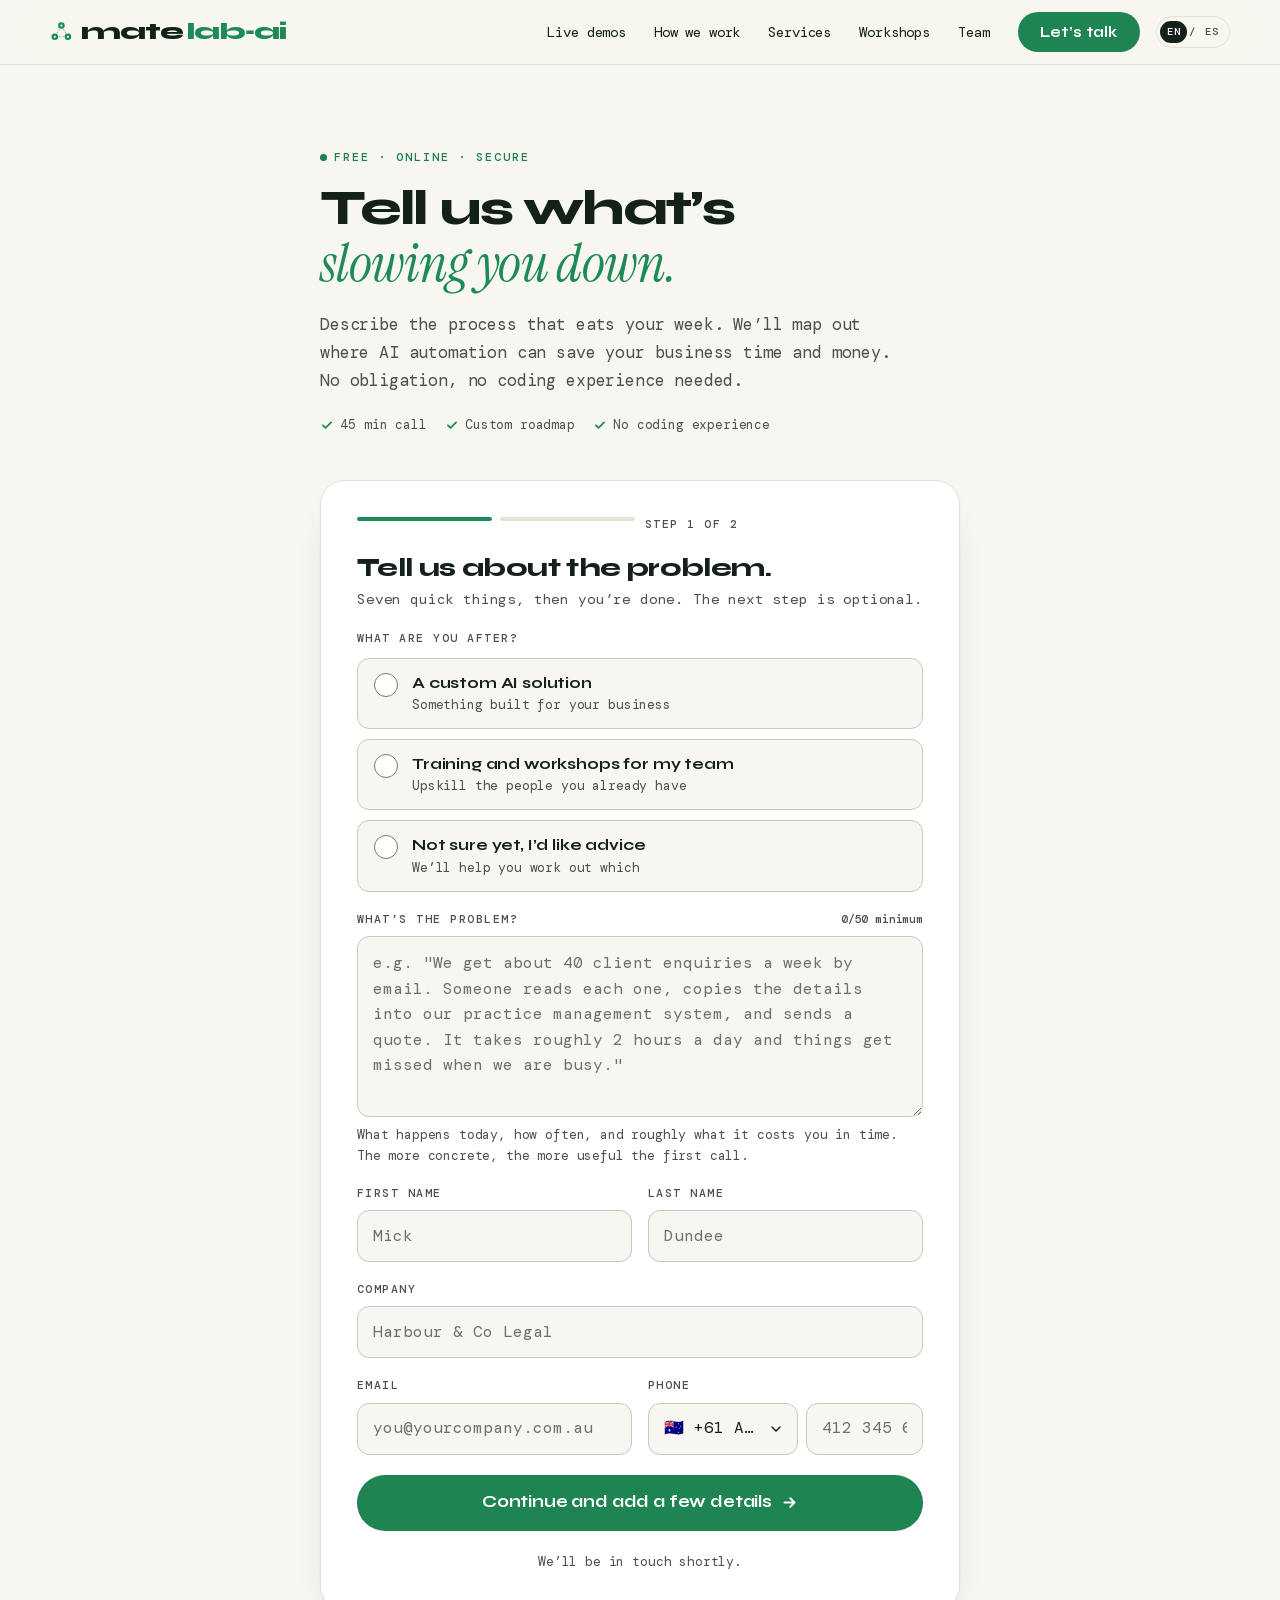
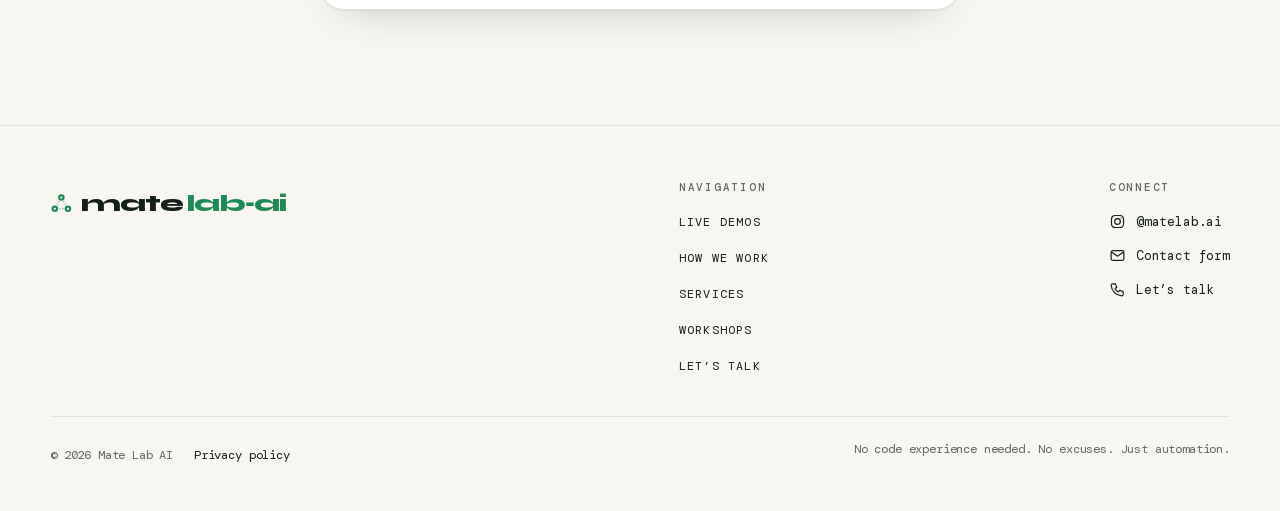
<file: contact.html>
<!doctype html>
<html lang="en-AU" data-estilo="claro">
<head>
<meta charset="utf-8">
<meta name="viewport" content="width=device-width, initial-scale=1">
<title>Talk to us about AI automation | Mate Lab AI</title>
<meta name="description" content="Tell us what is slow, manual or getting missed in your business. We will be in touch shortly with something useful. No obligation, no coding experience needed.">
<link rel="canonical" href="https://matelabai.com.au/contact">
<meta name="robots" content="noindex, nofollow">
<meta name="theme-color" content="#1E8A55">
<link rel="icon" href="./favicon.ico" sizes="32x32">
<link rel="icon" href="./icono.svg" type="image/svg+xml">
<link rel="apple-touch-icon" href="./apple-touch-icon.png">
<link rel="manifest" href="./manifest.webmanifest">
<meta property="og:type" content="website">
<meta property="og:site_name" content="Mate Lab AI">
<meta property="og:title" content="Talk to us about AI automation | Mate Lab AI">
<meta property="og:description" content="Tell us what is slow, manual or getting missed in your business. We will be in touch shortly with something useful. No obligation, no coding experience needed.">
<meta property="og:url" content="https://matelabai.com.au/contact">
<meta property="og:locale" content="en_AU">
<meta property="og:image" content="https://matelabai.com.au/img/social-social.df6d7ce9.jpg">
<meta property="og:image:width" content="1200">
<meta property="og:image:height" content="630">
<meta property="og:image:alt" content="Talk to us about AI automation | Mate Lab AI">
<meta name="twitter:card" content="summary_large_image">
<meta name="twitter:title" content="Talk to us about AI automation | Mate Lab AI">
<meta name="twitter:description" content="Tell us what is slow, manual or getting missed in your business. We will be in touch shortly with something useful. No obligation, no coding experience needed.">
<meta name="twitter:image" content="https://matelabai.com.au/img/social-social.df6d7ce9.jpg">
<link rel="preload" href="./fuentes/dm-mono-latin.3062236e.woff2" as="font" type="font/woff2" crossorigin>
<link rel="preload" href="./fuentes/dm-mono-latin.fd7521f3.woff2" as="font" type="font/woff2" crossorigin>
<style>@font-face{font-family:'DM Mono';font-style:normal;font-weight:300;font-display:swap;src:url(./fuentes/dm-mono-latin-ext.2dd0183d.woff2) format('woff2');unicode-range:U+0100-02BA, U+02BD-02C5, U+02C7-02CC, U+02CE-02D7, U+02DD-02FF, U+0304, U+0308, U+0329, U+1D00-1DBF, U+1E00-1E9F, U+1EF2-1EFF, U+2020, U+20A0-20AB, U+20AD-20C4, U+2113, U+2C60-2C7F, U+A720-A7FF}
@font-face{font-family:'DM Mono';font-style:normal;font-weight:300;font-display:swap;src:url(./fuentes/dm-mono-latin.3062236e.woff2) format('woff2');unicode-range:U+0000-00FF, U+0131, U+0152-0153, U+02BB-02BC, U+02C6, U+02DA, U+02DC, U+0304, U+0308, U+0329, U+2000-206F, U+20AC, U+2122, U+2191, U+2193, U+2212, U+2215, U+FEFF, U+FFFD}
@font-face{font-family:'DM Mono';font-style:normal;font-weight:400;font-display:swap;src:url(./fuentes/dm-mono-latin-ext.7f8712cb.woff2) format('woff2');unicode-range:U+0100-02BA, U+02BD-02C5, U+02C7-02CC, U+02CE-02D7, U+02DD-02FF, U+0304, U+0308, U+0329, U+1D00-1DBF, U+1E00-1E9F, U+1EF2-1EFF, U+2020, U+20A0-20AB, U+20AD-20C4, U+2113, U+2C60-2C7F, U+A720-A7FF}
@font-face{font-family:'DM Mono';font-style:normal;font-weight:400;font-display:swap;src:url(./fuentes/dm-mono-latin.fd7521f3.woff2) format('woff2');unicode-range:U+0000-00FF, U+0131, U+0152-0153, U+02BB-02BC, U+02C6, U+02DA, U+02DC, U+0304, U+0308, U+0329, U+2000-206F, U+20AC, U+2122, U+2191, U+2193, U+2212, U+2215, U+FEFF, U+FFFD}
@font-face{font-family:'DM Mono';font-style:normal;font-weight:500;font-display:swap;src:url(./fuentes/dm-mono-latin-ext.e284f2a1.woff2) format('woff2');unicode-range:U+0100-02BA, U+02BD-02C5, U+02C7-02CC, U+02CE-02D7, U+02DD-02FF, U+0304, U+0308, U+0329, U+1D00-1DBF, U+1E00-1E9F, U+1EF2-1EFF, U+2020, U+20A0-20AB, U+20AD-20C4, U+2113, U+2C60-2C7F, U+A720-A7FF}
@font-face{font-family:'DM Mono';font-style:normal;font-weight:500;font-display:swap;src:url(./fuentes/dm-mono-latin.0e263db5.woff2) format('woff2');unicode-range:U+0000-00FF, U+0131, U+0152-0153, U+02BB-02BC, U+02C6, U+02DA, U+02DC, U+0304, U+0308, U+0329, U+2000-206F, U+20AC, U+2122, U+2191, U+2193, U+2212, U+2215, U+FEFF, U+FFFD}
@font-face{font-family:'Syne';font-style:normal;font-weight:700 800;font-display:swap;src:url(./fuentes/syne-latin-ext.79bc8392.woff2) format('woff2');unicode-range:U+0100-02BA, U+02BD-02C5, U+02C7-02CC, U+02CE-02D7, U+02DD-02FF, U+0304, U+0308, U+0329, U+1D00-1DBF, U+1E00-1E9F, U+1EF2-1EFF, U+2020, U+20A0-20AB, U+20AD-20C4, U+2113, U+2C60-2C7F, U+A720-A7FF}
@font-face{font-family:'Syne';font-style:normal;font-weight:700 800;font-display:swap;src:url(./fuentes/syne-latin.cfff4120.woff2) format('woff2');unicode-range:U+0000-00FF, U+0131, U+0152-0153, U+02BB-02BC, U+02C6, U+02DA, U+02DC, U+0304, U+0308, U+0329, U+2000-206F, U+20AC, U+2122, U+2191, U+2193, U+2212, U+2215, U+FEFF, U+FFFD}
@font-face{font-family:'Instrument Serif';font-style:italic;font-weight:400;font-display:swap;src:url(./fuentes/instrument-serif-italica-latin-ext.a04fc7ed.woff2) format('woff2');unicode-range:U+0100-02BA, U+02BD-02C5, U+02C7-02CC, U+02CE-02D7, U+02DD-02FF, U+0304, U+0308, U+0329, U+1D00-1DBF, U+1E00-1E9F, U+1EF2-1EFF, U+2020, U+20A0-20AB, U+20AD-20C4, U+2113, U+2C60-2C7F, U+A720-A7FF}
@font-face{font-family:'Instrument Serif';font-style:italic;font-weight:400;font-display:swap;src:url(./fuentes/instrument-serif-italica-latin.6ee678c3.woff2) format('woff2');unicode-range:U+0000-00FF, U+0131, U+0152-0153, U+02BB-02BC, U+02C6, U+02DA, U+02DC, U+0304, U+0308, U+0329, U+2000-206F, U+20AC, U+2122, U+2191, U+2193, U+2212, U+2215, U+FEFF, U+FFFD}</style>
<link rel="stylesheet" href="./css/sitio.b0ec51ce.css">
<link rel="stylesheet" href="./css/contacto.98699e53.css">
<link rel="stylesheet" href="./css/legal.db2b0c21.css">
<style>:root{--primario:#1E8A55;--secundario:#2BB673;--tinta:#14201A;--fondo:#F7F6F0;--sobre-primario:#FFFFFF;--primario-boton:#1E8552;--sobre-secundario:#14201A;--secundario-boton:#2BB673;--escenario-a:#4BA177;--escenario-b:#2BB673;--sobre-escenario:#14201A;--primario-texto:#1D7F4F;--secundario-texto:#227A4F;--fuente-texto:'DM Mono', system-ui, -apple-system, 'Segoe UI', Roboto, 'Helvetica Neue', Arial, sans-serif;--fuente-titulos:'Syne', system-ui, -apple-system, 'Segoe UI', Roboto, 'Helvetica Neue', Arial, sans-serif}</style>
<script>document.documentElement.classList.add('js');setTimeout(function(){if(!window.SITIO_LISTO)document.documentElement.classList.remove('js')},3000);window.SITIO={"nombre":"Mate Lab AI","whatsapp":null,"mensaje_whatsapp":"","formulario":{"destino":"whatsapp","webhook":null},"pixel":false};</script>



<link rel="alternate" hreflang="en-AU" href="https://matelabai.com.au/contact">
<link rel="alternate" hreflang="es-419" href="https://matelabai.com.au/es/contact">
<link rel="alternate" hreflang="x-default" href="https://matelabai.com.au/contact">
</head>
<body>
<a class="saltar" href="#contenido">Skip to content</a>
<header class="barra">
  <div class="contenedor barra-dentro">
    <a class="marca" href="./" aria-label="Mate Lab AI, home">
  <svg class="marca-arbol" viewBox="0 0 52 52" fill="none" aria-hidden="true" focusable="false">
    <g class="arbol-lineas"><line x1="21.46" y1="20.92" x2="15.54" y2="31.08"/><line x1="30.54" y1="20.92" x2="36.46" y2="31.08"/><line x1="20" y1="38.85" x2="32" y2="38.85"/></g>
    <g class="arbol-nodos"><circle cx="26" cy="13.15" r="5.0625"/><circle cx="11" cy="38.85" r="5.0625"/><circle cx="41" cy="38.85" r="5.0625"/></g>
  </svg>
  <span class="marca-palabra" aria-hidden="true"><span class="mate">mate</span><span class="lab">lab‑ai</span></span>
</a>

    <nav class="menu" id="menu" aria-label="Main">
      <a href="./#demos">Live demos</a>
      <a href="./#how">How we work</a>
      <a href="./#services">Services</a>
      <a href="./#workshops">Workshops</a>
      <a href="./#team">Team</a>
      <a class="boton boton-principal" href="./contact">Let’s talk</a>
    </nav>
    <a class="idioma" href="./es/" hreflang="es-419" lang="es" aria-label="Cambiar a español"><span class="actual">EN</span><span aria-hidden="true">/</span><span>ES</span></a>
    <button class="menu-boton" type="button" data-menu-boton aria-expanded="false" aria-controls="menu" aria-label="Open menu"><span></span><span></span></button>
  </div>
</header>

<main id="contenido">

  <section class="seccion contacto">
    <div class="contenedor contacto-dentro">

      <header class="contacto-cabecera" data-contacto-cabecera>
        <p class="rotulo">Free · Online · Secure</p>
        <h1><span class="renglon">Tell us what’s</span> <span class="renglon verde">slowing you down.</span></h1>
        <p class="bajada">Describe the process that eats your week. We’ll map out where AI automation can save your business time and money. No obligation, no coding experience needed.</p>
        <ul class="promesas"><li>45 min call</li><li>Custom roadmap</li><li>No coding experience</li></ul>
      </header>

      <form class="formulario contacto-formulario" data-formulario data-contacto data-servidor="https://matelabai.com.au/api/contact" autocomplete="on">
        <div class="trampa" data-trampa aria-hidden="true">
          <label for="c-website">Do not fill in this field</label>
          <input id="c-website" name="website" type="text" tabindex="-1" autocomplete="off">
        </div>

        <div class="pasos">
          <div class="pasos-barra" aria-hidden="true"><i class="lleno"></i><i></i></div>
          <p class="pasos-texto" data-paso-texto>Step 1 of 2</p>
        </div>

        <div class="sin-conexion" role="alert" data-sin-conexion hidden>
          <p><strong>We couldn’t reach our server.</strong> Nothing you typed has been lost. It’s all still on this page.</p>
          <div class="botones">
            <button class="boton boton-principal" type="submit">Try again</button>
            <button class="boton boton-secundario" type="button" data-copiar>Copy my enquiry</button>
          </div>
        </div>

        <noscript><p class="sin-conexion">This form needs JavaScript. You can also write to us at <a href="mailto:info@matelabai.com.au">info@matelabai.com.au</a>.</p></noscript>

        <div class="paso" data-paso="1">
          <div class="paso-titulo">
            <h2 tabindex="-1">Tell us about the problem.</h2>
            <p>Seven quick things, then you’re done. The next step is optional.</p>
          </div>

          <fieldset class="opciones" data-campo>
            <legend>What are you after?</legend>
            <label class="opcion">
              <input type="radio" name="interest" value="custom_solution">
              <span><strong>A custom AI solution</strong><small>Something built for your business</small></span>
            </label>
            <label class="opcion">
              <input type="radio" name="interest" value="training_workshop">
              <span><strong>Training and workshops for my team</strong><small>Upskill the people you already have</small></span>
            </label>
            <label class="opcion">
              <input type="radio" name="interest" value="not_sure">
              <span><strong>Not sure yet, I’d like advice</strong><small>We’ll help you work out which</small></span>
            </label>
            <span class="error" aria-live="polite"></span>
          </fieldset>

          <div class="campo" data-campo>
            <div class="campo-arriba"><label for="c-problem">What’s the problem?</label><span class="contador" data-contador aria-hidden="true"></span></div>
            <textarea id="c-problem" name="problem" rows="6" placeholder="e.g. &quot;We get about 40 client enquiries a week by email. Someone reads each one, copies the details into our practice management system, and sends a quote. It takes roughly 2 hours a day and things get missed when we are busy.&quot;" aria-describedby="c-problem-ayuda"></textarea>
            <span class="ayuda" id="c-problem-ayuda">What happens today, how often, and roughly what it costs you in time. The more concrete, the more useful the first call.</span>
            <span class="error" aria-live="polite"></span>
          </div>

          <div class="dos">
          <div class="campo" data-campo>
            <label for="c-first_name">First name</label>
            <input id="c-first_name" name="first_name" type="text" placeholder="Mick" autocomplete="given-name">
            <span class="error" aria-live="polite"></span>
          </div>
          <div class="campo" data-campo>
            <label for="c-last_name">Last name</label>
            <input id="c-last_name" name="last_name" type="text" placeholder="Dundee" autocomplete="family-name">
            <span class="error" aria-live="polite"></span>
          </div>
          </div>

          <div class="campo" data-campo>
            <label for="c-company_name">Company</label>
            <input id="c-company_name" name="company_name" type="text" placeholder="Harbour &amp; Co Legal" autocomplete="organization">
            <span class="error" aria-live="polite"></span>
          </div>

          <div class="dos">
          <div class="campo" data-campo>
            <label for="c-work_email">Email</label>
            <input id="c-work_email" name="work_email" type="email" placeholder="you@yourcompany.com.au" autocomplete="email" inputmode="email">
            <span class="error" aria-live="polite"></span>
          </div>
          <div class="campo" data-campo>
            <label for="c-phone_national">Phone</label>
            <div class="telefono">
              <select id="c-phone_country" name="phone_country" aria-label="Country code" autocomplete="tel-country-code"><option value="AU" selected>+61 Australia</option></select>
              <input id="c-phone_national" name="phone_national" type="tel" inputmode="tel" autocomplete="tel-national" placeholder="412 345 678">
            </div>
            <span class="error" data-de="phone_country" aria-live="polite"></span>
            <span class="error" data-de="phone_national" aria-live="polite"></span>
          </div>
          </div>

          <div class="botones"><button class="boton boton-principal boton-grande con-flecha-derecha" type="button" data-seguir>Continue and add a few details</button></div>
          <p class="nota-formulario">We’ll be in touch shortly.</p>
        </div>

        <div class="paso" data-paso="2" hidden>
          <div class="paso-titulo">
            <h2 tabindex="-1">A few details so we can prepare.</h2>
            <p>Every one of these is <strong>optional</strong>. Answer what’s easy and skip the rest. We can cover the gaps on the call.</p>
          </div>

          <div class="dos">
          <div class="campo" data-campo>
            <label for="c-job_title">Your role <span class="opcional">(optional)</span></label>
            <input id="c-job_title" name="job_title" type="text" placeholder="Operations Director" autocomplete="organization-title">
            <span class="error" aria-live="polite"></span>
          </div>
          <div class="campo" data-campo>
            <label for="c-company_website">Company website <span class="opcional">(optional)</span></label>
            <input id="c-company_website" name="company_website" type="text" placeholder="harbourcolegal.com.au" autocomplete="url" inputmode="url" autocapitalize="none" spellcheck="false">
            <span class="error" aria-live="polite"></span>
          </div>
          </div>

          <div class="dos">
          <div class="campo" data-campo>
            <label for="c-industry">Industry <span class="opcional">(optional)</span></label>
            <input id="c-industry" name="industry" type="text" placeholder="Legal services" list="c-industry-lista">
            <span class="error" aria-live="polite"></span>
          </div>
          <div class="campo" data-campo>
            <label for="c-location">Location <span class="opcional">(optional)</span></label>
            <input id="c-location" name="location" type="text" placeholder="Sydney, NSW">
            <span class="error" aria-live="polite"></span>
          </div>
          </div>
          <datalist id="c-industry-lista"><option value="Legal"></option><option value="Healthcare"></option><option value="Professional services"></option><option value="Construction"></option><option value="Retail &amp; e-commerce"></option><option value="Manufacturing"></option><option value="Financial services"></option><option value="Real estate"></option><option value="Education"></option><option value="Not-for-profit"></option><option value="Technology"></option><option value="Other"></option></datalist>

          <div class="dos">
          <div class="campo" data-campo>
            <label for="c-company_size">Team size <span class="opcional">(optional)</span></label>
            <select id="c-company_size" name="company_size"><option value="">Prefer not to say</option><option value="1-10">1-10 people</option><option value="11-50">11-50 people</option><option value="51-200">51-200 people</option><option value="201-1000">201-1000 people</option><option value="1000+">1000+ people</option></select>
            <span class="error" aria-live="polite"></span>
          </div>
          <div class="campo" data-campo>
            <label for="c-timeline">Timeline <span class="opcional">(optional)</span></label>
            <select id="c-timeline" name="timeline"><option value="">Prefer not to say</option><option value="ASAP">ASAP</option><option value="1-3 months">1-3 months</option><option value="3-6 months">3-6 months</option><option value="6+ months">6+ months</option><option value="Just exploring">Just exploring</option></select>
            <span class="error" aria-live="polite"></span>
          </div>
          </div>

          <div class="campo" data-campo>
            <label for="c-preferred_contact">How should we reach you? <span class="opcional">(optional)</span></label>
            <select id="c-preferred_contact" name="preferred_contact"><option value="">No preference</option><option value="email">Email</option><option value="phone">Phone</option><option value="either">Either is fine</option></select>
            <span class="error" aria-live="polite"></span>
          </div>

          <div class="botones botones-paso">
            <button class="boton boton-secundario" type="button" data-atras>Back</button>
            <button class="boton boton-principal boton-grande con-flecha-derecha" type="submit" data-enviar data-texto="Submit and book call">Submit and book call</button>
          </div>
          <p class="aviso-corto">We use your details only to reply to your enquiry. Read our <a href="./privacy">privacy policy</a>.</p>
        </div>

        <p class="estado-formulario solo-lectores" role="status" aria-live="polite"></p>
      </form>

      <div class="gracias" data-contacto-gracias hidden>
        <p class="solo-lectores" role="status"></p>
        <div class="gracias-texto">
          <svg class="gracias-icono" viewBox="0 0 24 24" aria-hidden="true" focusable="false"><path d="M22 11.08V12a10 10 0 1 1-5.93-9.14"/><path d="m22 4-10 10.01-3-3"/></svg>
          <h2 class="gracias-titulo" tabindex="-1"><span class="renglon" data-gracias-titulo>Thanks.</span> <span class="renglon verde">We’ve got your enquiry.</span></h2>
          <p>Someone will read what you wrote and be in touch shortly, with something useful, not a generic reply.</p>
          <div class="gracias-caja">
            <p class="rotulo">Want to go faster?</p>
            <p>Pick a time that suits you and we’ll come to the call having already read your notes.</p>
          </div>
          <a class="enlace-volver" href="./">Back to Mate Lab AI</a>
        </div>
        <div class="gracias-calendario">
          <p class="calendario-cargando" data-calendario-cargando><i aria-hidden="true"></i>Loading the calendar…</p>
          <iframe data-src="https://calendar.google.com/calendar/appointments/schedules/AcZssZ3HTFtjI1vLi7-jYnjd7CUnSCN15CnkiwFNh6fM4Ke_iDgnXpmLuWPvxox_dcA9J5Fy5wkDGXcM?gv=true" title="Select a date and time for your strategy session" loading="lazy"></iframe>
        </div>
      </div>

    </div>
  </section>

</main>
<footer class="pie">
  <div class="contenedor">
    <div class="pie-dentro">
      <div class="pie-marca">
        <a class="marca" href="./" aria-label="Mate Lab AI, home">
  <svg class="marca-arbol" viewBox="0 0 52 52" fill="none" aria-hidden="true" focusable="false">
    <g class="arbol-lineas"><line x1="21.46" y1="20.92" x2="15.54" y2="31.08"/><line x1="30.54" y1="20.92" x2="36.46" y2="31.08"/><line x1="20" y1="38.85" x2="32" y2="38.85"/></g>
    <g class="arbol-nodos"><circle cx="26" cy="13.15" r="5.0625"/><circle cx="11" cy="38.85" r="5.0625"/><circle cx="41" cy="38.85" r="5.0625"/></g>
  </svg>
  <span class="marca-palabra" aria-hidden="true"><span class="mate">mate</span><span class="lab">lab‑ai</span></span>
</a>

      </div>
      <div>
        <h2 class="pie-titulo">Navigation</h2>
        <ul class="pie-menu">
          <li><a href="./#demos">Live demos</a></li>
          <li><a href="./#how">How we work</a></li>
          <li><a href="./#services">Services</a></li>
          <li><a href="./#workshops">Workshops</a></li>
          <li><a href="./contact">Let’s talk</a></li>
        </ul>
      </div>
      <div>
        <h2 class="pie-titulo">Connect</h2>
        <ul class="pie-contacto">
          <li><a href="https://instagram.com/matelab.ai" rel="noopener"><svg viewBox="0 0 24 24" aria-hidden="true" focusable="false"><rect x="3.5" y="3.5" width="17" height="17" rx="5"/><circle cx="12" cy="12" r="4"/><path d="M17.2 6.8h.01"/></svg>@matelab.ai</a></li>
          <li><a href="./register"><svg viewBox="0 0 24 24" aria-hidden="true" focusable="false"><rect x="3" y="5" width="18" height="14" rx="2.5"/><path d="m4 7.5 8 5.5 8-5.5"/></svg>Contact form</a></li>
          <li><a href="./contact"><svg viewBox="0 0 24 24" aria-hidden="true" focusable="false"><path d="M5 4h4l2 5-2.5 1.5a11 11 0 0 0 5 5L15 13l5 2v4a2 2 0 0 1-2 2A16 16 0 0 1 3 6a2 2 0 0 1 2-2"/></svg>Let’s talk</a></li>
        </ul>
      </div>
    </div>
    <div class="pie-final">
      <span>© 2026 Mate Lab AI <a href="./privacy">Privacy policy</a></span>
      <span>No code experience needed. No excuses. Just automation.</span>
    </div>
  </div>
</footer>

<script src="./js/sitio.51dc51d8.js" defer></script>
<script src="./js/contacto.e0167bda.js" defer></script>
</body>
</html>
</file>
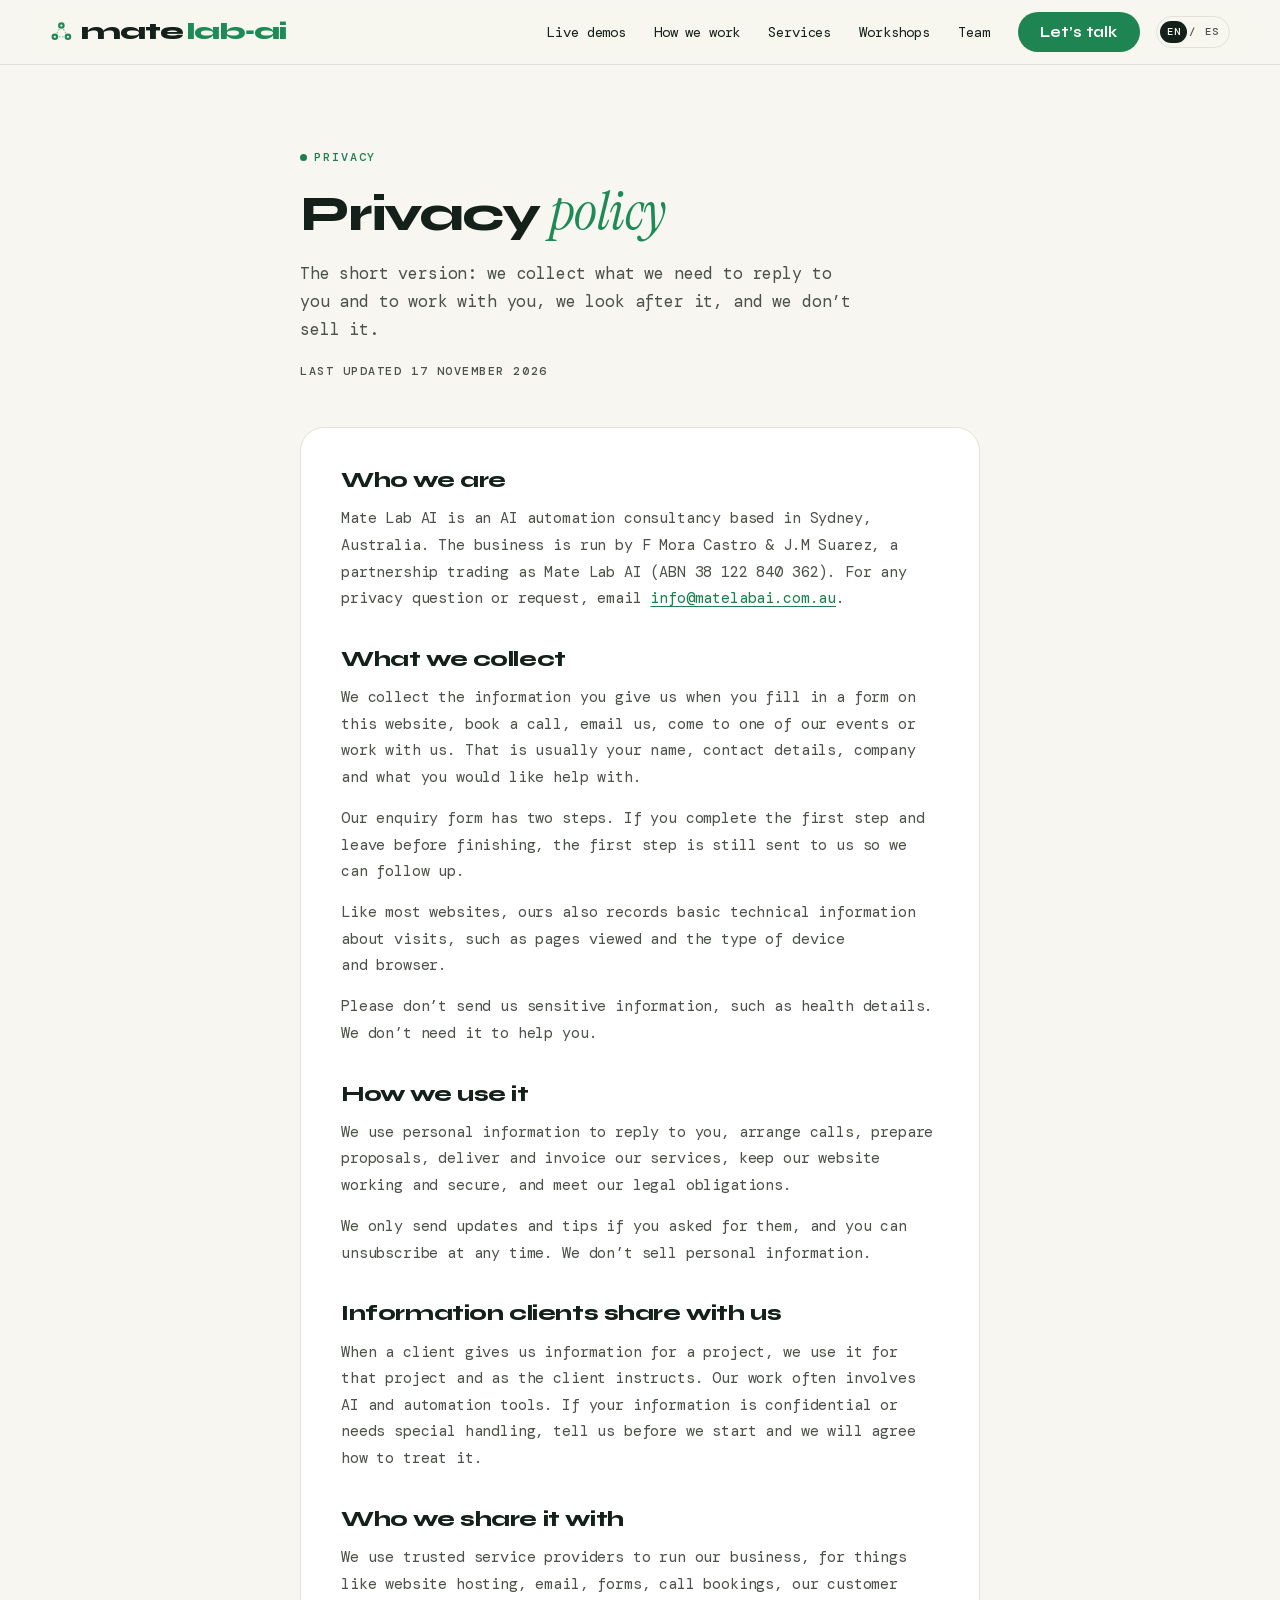
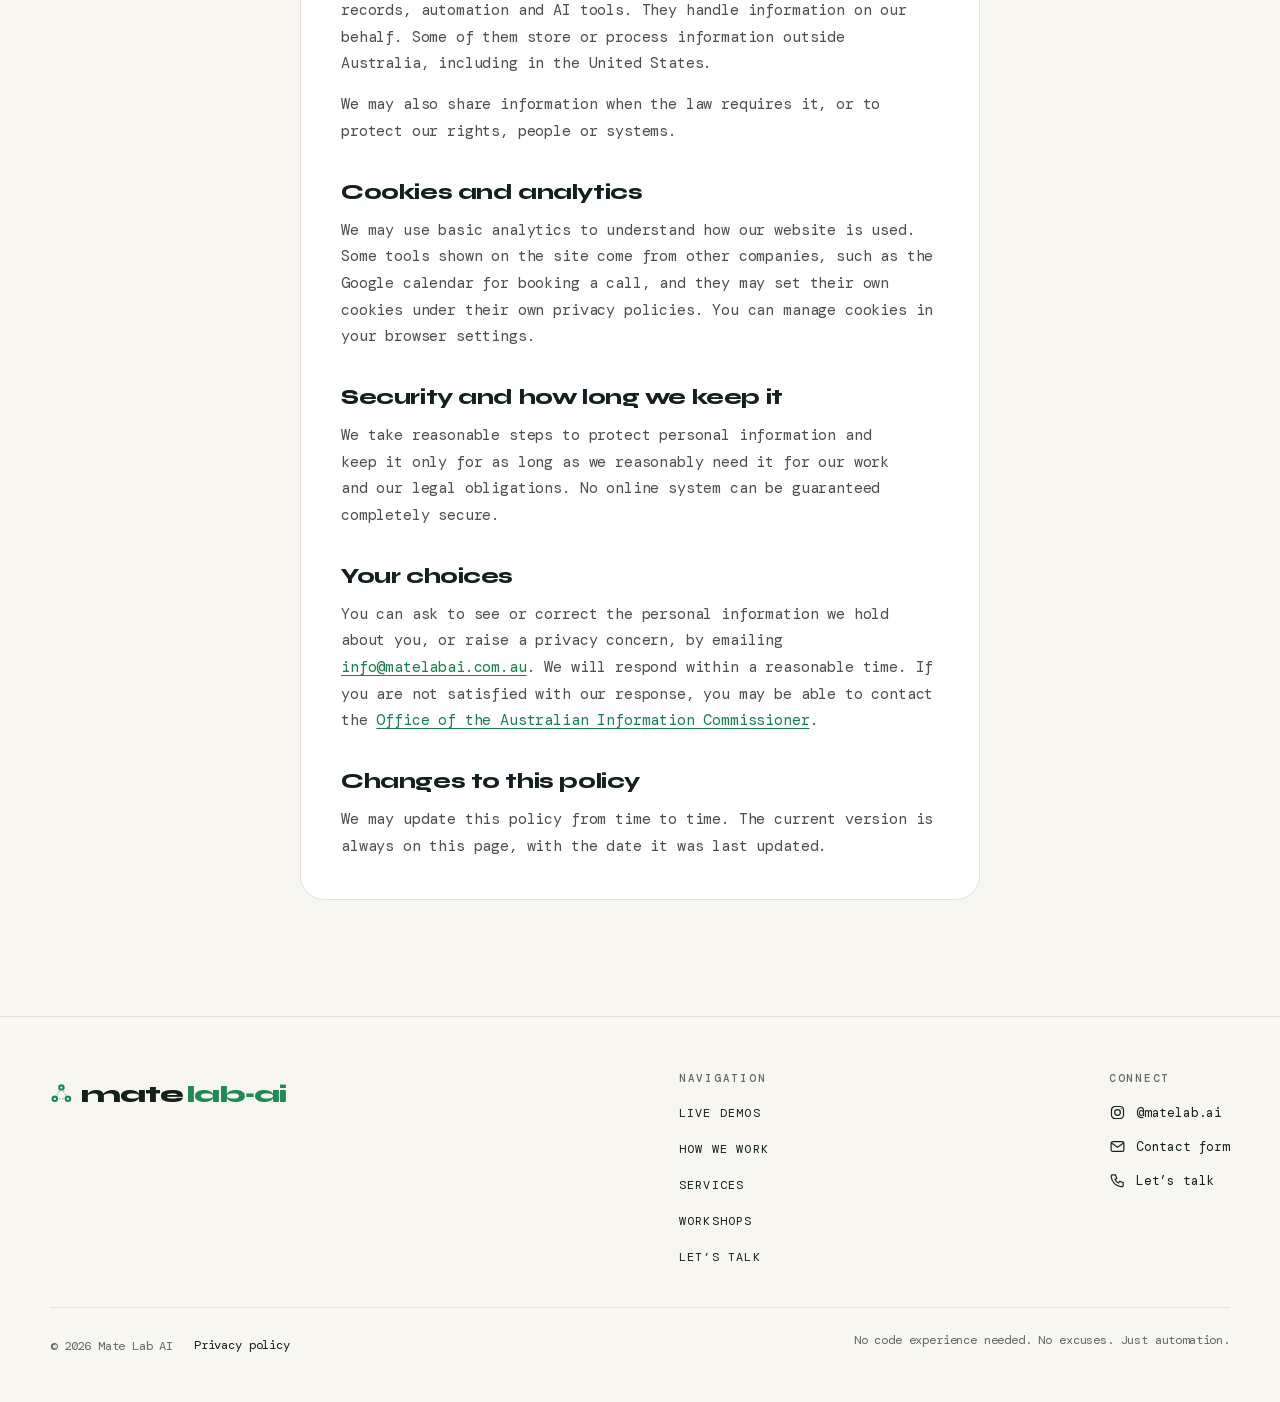
<file: privacy.html>
<!doctype html>
<html lang="en-AU" data-estilo="claro">
<head>
<meta charset="utf-8">
<meta name="viewport" content="width=device-width, initial-scale=1">
<title>Privacy policy | Mate Lab AI</title>
<meta name="description" content="How Mate Lab AI collects, uses and looks after personal information, and how to contact us about privacy.">
<link rel="canonical" href="https://matelabai.com.au/privacy">
<meta name="robots" content="noindex, nofollow">
<meta name="theme-color" content="#1E8A55">
<link rel="icon" href="./favicon.ico" sizes="32x32">
<link rel="icon" href="./icono.svg" type="image/svg+xml">
<link rel="apple-touch-icon" href="./apple-touch-icon.png">
<link rel="manifest" href="./manifest.webmanifest">
<meta property="og:type" content="website">
<meta property="og:site_name" content="Mate Lab AI">
<meta property="og:title" content="Privacy policy | Mate Lab AI">
<meta property="og:description" content="How Mate Lab AI collects, uses and looks after personal information, and how to contact us about privacy.">
<meta property="og:url" content="https://matelabai.com.au/privacy">
<meta property="og:locale" content="en_AU">
<meta property="og:image" content="https://matelabai.com.au/img/social-social.df6d7ce9.jpg">
<meta property="og:image:width" content="1200">
<meta property="og:image:height" content="630">
<meta property="og:image:alt" content="Privacy policy | Mate Lab AI">
<meta name="twitter:card" content="summary_large_image">
<meta name="twitter:title" content="Privacy policy | Mate Lab AI">
<meta name="twitter:description" content="How Mate Lab AI collects, uses and looks after personal information, and how to contact us about privacy.">
<meta name="twitter:image" content="https://matelabai.com.au/img/social-social.df6d7ce9.jpg">
<link rel="preload" href="./fuentes/dm-mono-latin.3062236e.woff2" as="font" type="font/woff2" crossorigin>
<link rel="preload" href="./fuentes/dm-mono-latin.fd7521f3.woff2" as="font" type="font/woff2" crossorigin>
<style>@font-face{font-family:'DM Mono';font-style:normal;font-weight:300;font-display:swap;src:url(./fuentes/dm-mono-latin-ext.2dd0183d.woff2) format('woff2');unicode-range:U+0100-02BA, U+02BD-02C5, U+02C7-02CC, U+02CE-02D7, U+02DD-02FF, U+0304, U+0308, U+0329, U+1D00-1DBF, U+1E00-1E9F, U+1EF2-1EFF, U+2020, U+20A0-20AB, U+20AD-20C4, U+2113, U+2C60-2C7F, U+A720-A7FF}
@font-face{font-family:'DM Mono';font-style:normal;font-weight:300;font-display:swap;src:url(./fuentes/dm-mono-latin.3062236e.woff2) format('woff2');unicode-range:U+0000-00FF, U+0131, U+0152-0153, U+02BB-02BC, U+02C6, U+02DA, U+02DC, U+0304, U+0308, U+0329, U+2000-206F, U+20AC, U+2122, U+2191, U+2193, U+2212, U+2215, U+FEFF, U+FFFD}
@font-face{font-family:'DM Mono';font-style:normal;font-weight:400;font-display:swap;src:url(./fuentes/dm-mono-latin-ext.7f8712cb.woff2) format('woff2');unicode-range:U+0100-02BA, U+02BD-02C5, U+02C7-02CC, U+02CE-02D7, U+02DD-02FF, U+0304, U+0308, U+0329, U+1D00-1DBF, U+1E00-1E9F, U+1EF2-1EFF, U+2020, U+20A0-20AB, U+20AD-20C4, U+2113, U+2C60-2C7F, U+A720-A7FF}
@font-face{font-family:'DM Mono';font-style:normal;font-weight:400;font-display:swap;src:url(./fuentes/dm-mono-latin.fd7521f3.woff2) format('woff2');unicode-range:U+0000-00FF, U+0131, U+0152-0153, U+02BB-02BC, U+02C6, U+02DA, U+02DC, U+0304, U+0308, U+0329, U+2000-206F, U+20AC, U+2122, U+2191, U+2193, U+2212, U+2215, U+FEFF, U+FFFD}
@font-face{font-family:'DM Mono';font-style:normal;font-weight:500;font-display:swap;src:url(./fuentes/dm-mono-latin-ext.e284f2a1.woff2) format('woff2');unicode-range:U+0100-02BA, U+02BD-02C5, U+02C7-02CC, U+02CE-02D7, U+02DD-02FF, U+0304, U+0308, U+0329, U+1D00-1DBF, U+1E00-1E9F, U+1EF2-1EFF, U+2020, U+20A0-20AB, U+20AD-20C4, U+2113, U+2C60-2C7F, U+A720-A7FF}
@font-face{font-family:'DM Mono';font-style:normal;font-weight:500;font-display:swap;src:url(./fuentes/dm-mono-latin.0e263db5.woff2) format('woff2');unicode-range:U+0000-00FF, U+0131, U+0152-0153, U+02BB-02BC, U+02C6, U+02DA, U+02DC, U+0304, U+0308, U+0329, U+2000-206F, U+20AC, U+2122, U+2191, U+2193, U+2212, U+2215, U+FEFF, U+FFFD}
@font-face{font-family:'Syne';font-style:normal;font-weight:700 800;font-display:swap;src:url(./fuentes/syne-latin-ext.79bc8392.woff2) format('woff2');unicode-range:U+0100-02BA, U+02BD-02C5, U+02C7-02CC, U+02CE-02D7, U+02DD-02FF, U+0304, U+0308, U+0329, U+1D00-1DBF, U+1E00-1E9F, U+1EF2-1EFF, U+2020, U+20A0-20AB, U+20AD-20C4, U+2113, U+2C60-2C7F, U+A720-A7FF}
@font-face{font-family:'Syne';font-style:normal;font-weight:700 800;font-display:swap;src:url(./fuentes/syne-latin.cfff4120.woff2) format('woff2');unicode-range:U+0000-00FF, U+0131, U+0152-0153, U+02BB-02BC, U+02C6, U+02DA, U+02DC, U+0304, U+0308, U+0329, U+2000-206F, U+20AC, U+2122, U+2191, U+2193, U+2212, U+2215, U+FEFF, U+FFFD}
@font-face{font-family:'Instrument Serif';font-style:italic;font-weight:400;font-display:swap;src:url(./fuentes/instrument-serif-italica-latin-ext.a04fc7ed.woff2) format('woff2');unicode-range:U+0100-02BA, U+02BD-02C5, U+02C7-02CC, U+02CE-02D7, U+02DD-02FF, U+0304, U+0308, U+0329, U+1D00-1DBF, U+1E00-1E9F, U+1EF2-1EFF, U+2020, U+20A0-20AB, U+20AD-20C4, U+2113, U+2C60-2C7F, U+A720-A7FF}
@font-face{font-family:'Instrument Serif';font-style:italic;font-weight:400;font-display:swap;src:url(./fuentes/instrument-serif-italica-latin.6ee678c3.woff2) format('woff2');unicode-range:U+0000-00FF, U+0131, U+0152-0153, U+02BB-02BC, U+02C6, U+02DA, U+02DC, U+0304, U+0308, U+0329, U+2000-206F, U+20AC, U+2122, U+2191, U+2193, U+2212, U+2215, U+FEFF, U+FFFD}</style>
<link rel="stylesheet" href="./css/sitio.b0ec51ce.css">
<link rel="stylesheet" href="./css/contacto.98699e53.css">
<link rel="stylesheet" href="./css/legal.db2b0c21.css">
<style>:root{--primario:#1E8A55;--secundario:#2BB673;--tinta:#14201A;--fondo:#F7F6F0;--sobre-primario:#FFFFFF;--primario-boton:#1E8552;--sobre-secundario:#14201A;--secundario-boton:#2BB673;--escenario-a:#4BA177;--escenario-b:#2BB673;--sobre-escenario:#14201A;--primario-texto:#1D7F4F;--secundario-texto:#227A4F;--fuente-texto:'DM Mono', system-ui, -apple-system, 'Segoe UI', Roboto, 'Helvetica Neue', Arial, sans-serif;--fuente-titulos:'Syne', system-ui, -apple-system, 'Segoe UI', Roboto, 'Helvetica Neue', Arial, sans-serif}</style>
<script>document.documentElement.classList.add('js');setTimeout(function(){if(!window.SITIO_LISTO)document.documentElement.classList.remove('js')},3000);window.SITIO={"nombre":"Mate Lab AI","whatsapp":null,"mensaje_whatsapp":"","formulario":{"destino":"whatsapp","webhook":null},"pixel":false};</script>



</head>
<body>
<a class="saltar" href="#contenido">Skip to content</a>
<header class="barra">
  <div class="contenedor barra-dentro">
    <a class="marca" href="./" aria-label="Mate Lab AI, home">
  <svg class="marca-arbol" viewBox="0 0 52 52" fill="none" aria-hidden="true" focusable="false">
    <g class="arbol-lineas"><line x1="21.46" y1="20.92" x2="15.54" y2="31.08"/><line x1="30.54" y1="20.92" x2="36.46" y2="31.08"/><line x1="20" y1="38.85" x2="32" y2="38.85"/></g>
    <g class="arbol-nodos"><circle cx="26" cy="13.15" r="5.0625"/><circle cx="11" cy="38.85" r="5.0625"/><circle cx="41" cy="38.85" r="5.0625"/></g>
  </svg>
  <span class="marca-palabra" aria-hidden="true"><span class="mate">mate</span><span class="lab">lab‑ai</span></span>
</a>

    <nav class="menu" id="menu" aria-label="Main">
      <a href="./#demos">Live demos</a>
      <a href="./#how">How we work</a>
      <a href="./#services">Services</a>
      <a href="./#workshops">Workshops</a>
      <a href="./#team">Team</a>
      <a class="boton boton-principal" href="./contact">Let’s talk</a>
    </nav>
    <a class="idioma" href="./es/" hreflang="es-419" lang="es" aria-label="Cambiar a español"><span class="actual">EN</span><span aria-hidden="true">/</span><span>ES</span></a>
    <button class="menu-boton" type="button" data-menu-boton aria-expanded="false" aria-controls="menu" aria-label="Open menu"><span></span><span></span></button>
  </div>
</header>

<main id="contenido">

  <section class="seccion legal">
    <div class="contenedor legal-dentro">

      <header class="legal-cabecera">
        <p class="rotulo">Privacy</p>
        <h1>Privacy <span class="verde">policy</span></h1>
        <p class="bajada">The short version: we collect what we need to reply to you and to work with you, we look after it, and we don’t sell it.</p>
        <p class="legal-fecha">Last updated 17 November 2026</p>
      </header>

      <div class="legal-texto">

        <h2>Who we are</h2>
        <p>Mate Lab AI is an AI automation consultancy based in Sydney, Australia. The business is run by F Mora Castro &amp; J.M Suarez, a partnership trading as Mate Lab AI (ABN 38 122 840 362). For any privacy question or request, email <a href="mailto:info@matelabai.com.au">info@matelabai.com.au</a>.</p>

        <h2>What we collect</h2>
        <p>We collect the information you give us when you fill in a form on this website, book a call, email us, come to one of our events or work with us. That is usually your name, contact details, company and what you would like help with.</p>
        <p>Our enquiry form has two steps. If you complete the first step and leave before finishing, the first step is still sent to us so we can follow up.</p>
        <p>Like most websites, ours also records basic technical information about visits, such as pages viewed and the type of device and browser.</p>
        <p>Please don’t send us sensitive information, such as health details. We don’t need it to help you.</p>

        <h2>How we use it</h2>
        <p>We use personal information to reply to you, arrange calls, prepare proposals, deliver and invoice our services, keep our website working and secure, and meet our legal obligations.</p>
        <p>We only send updates and tips if you asked for them, and you can unsubscribe at any time. We don’t sell personal information.</p>

        <h2>Information clients share with us</h2>
        <p>When a client gives us information for a project, we use it for that project and as the client instructs. Our work often involves AI and automation tools. If your information is confidential or needs special handling, tell us before we start and we will agree how to treat it.</p>

        <h2>Who we share it with</h2>
        <p>We use trusted service providers to run our business, for things like website hosting, email, forms, call bookings, our customer records, automation and AI tools. They handle information on our behalf. Some of them store or process information outside Australia, including in the United States.</p>
        <p>We may also share information when the law requires it, or to protect our rights, people or systems.</p>

        <h2>Cookies and analytics</h2>
        <p>We may use basic analytics to understand how our website is used. Some tools shown on the site come from other companies, such as the Google calendar for booking a call, and they may set their own cookies under their own privacy policies. You can manage cookies in your browser settings.</p>

        <h2>Security and how long we keep it</h2>
        <p>We take reasonable steps to protect personal information and keep it only for as long as we reasonably need it for our work and our legal obligations. No online system can be guaranteed completely secure.</p>

        <h2>Your choices</h2>
        <p>You can ask to see or correct the personal information we hold about you, or raise a privacy concern, by emailing <a href="mailto:info@matelabai.com.au">info@matelabai.com.au</a>. We will respond within a reasonable time. If you are not satisfied with our response, you may be able to contact the <a href="https://www.oaic.gov.au/" rel="noopener">Office of the Australian Information Commissioner</a>.</p>

        <h2>Changes to this policy</h2>
        <p>We may update this policy from time to time. The current version is always on this page, with the date it was last updated.</p>

      </div>
    </div>
  </section>

</main>
<footer class="pie">
  <div class="contenedor">
    <div class="pie-dentro">
      <div class="pie-marca">
        <a class="marca" href="./" aria-label="Mate Lab AI, home">
  <svg class="marca-arbol" viewBox="0 0 52 52" fill="none" aria-hidden="true" focusable="false">
    <g class="arbol-lineas"><line x1="21.46" y1="20.92" x2="15.54" y2="31.08"/><line x1="30.54" y1="20.92" x2="36.46" y2="31.08"/><line x1="20" y1="38.85" x2="32" y2="38.85"/></g>
    <g class="arbol-nodos"><circle cx="26" cy="13.15" r="5.0625"/><circle cx="11" cy="38.85" r="5.0625"/><circle cx="41" cy="38.85" r="5.0625"/></g>
  </svg>
  <span class="marca-palabra" aria-hidden="true"><span class="mate">mate</span><span class="lab">lab‑ai</span></span>
</a>

      </div>
      <div>
        <h2 class="pie-titulo">Navigation</h2>
        <ul class="pie-menu">
          <li><a href="./#demos">Live demos</a></li>
          <li><a href="./#how">How we work</a></li>
          <li><a href="./#services">Services</a></li>
          <li><a href="./#workshops">Workshops</a></li>
          <li><a href="./contact">Let’s talk</a></li>
        </ul>
      </div>
      <div>
        <h2 class="pie-titulo">Connect</h2>
        <ul class="pie-contacto">
          <li><a href="https://instagram.com/matelab.ai" rel="noopener"><svg viewBox="0 0 24 24" aria-hidden="true" focusable="false"><rect x="3.5" y="3.5" width="17" height="17" rx="5"/><circle cx="12" cy="12" r="4"/><path d="M17.2 6.8h.01"/></svg>@matelab.ai</a></li>
          <li><a href="./register"><svg viewBox="0 0 24 24" aria-hidden="true" focusable="false"><rect x="3" y="5" width="18" height="14" rx="2.5"/><path d="m4 7.5 8 5.5 8-5.5"/></svg>Contact form</a></li>
          <li><a href="./contact"><svg viewBox="0 0 24 24" aria-hidden="true" focusable="false"><path d="M5 4h4l2 5-2.5 1.5a11 11 0 0 0 5 5L15 13l5 2v4a2 2 0 0 1-2 2A16 16 0 0 1 3 6a2 2 0 0 1 2-2"/></svg>Let’s talk</a></li>
        </ul>
      </div>
    </div>
    <div class="pie-final">
      <span>© 2026 Mate Lab AI <a href="./privacy">Privacy policy</a></span>
      <span>No code experience needed. No excuses. Just automation.</span>
    </div>
  </div>
</footer>

<script src="./js/sitio.51dc51d8.js" defer></script>
</body>
</html>
</file>
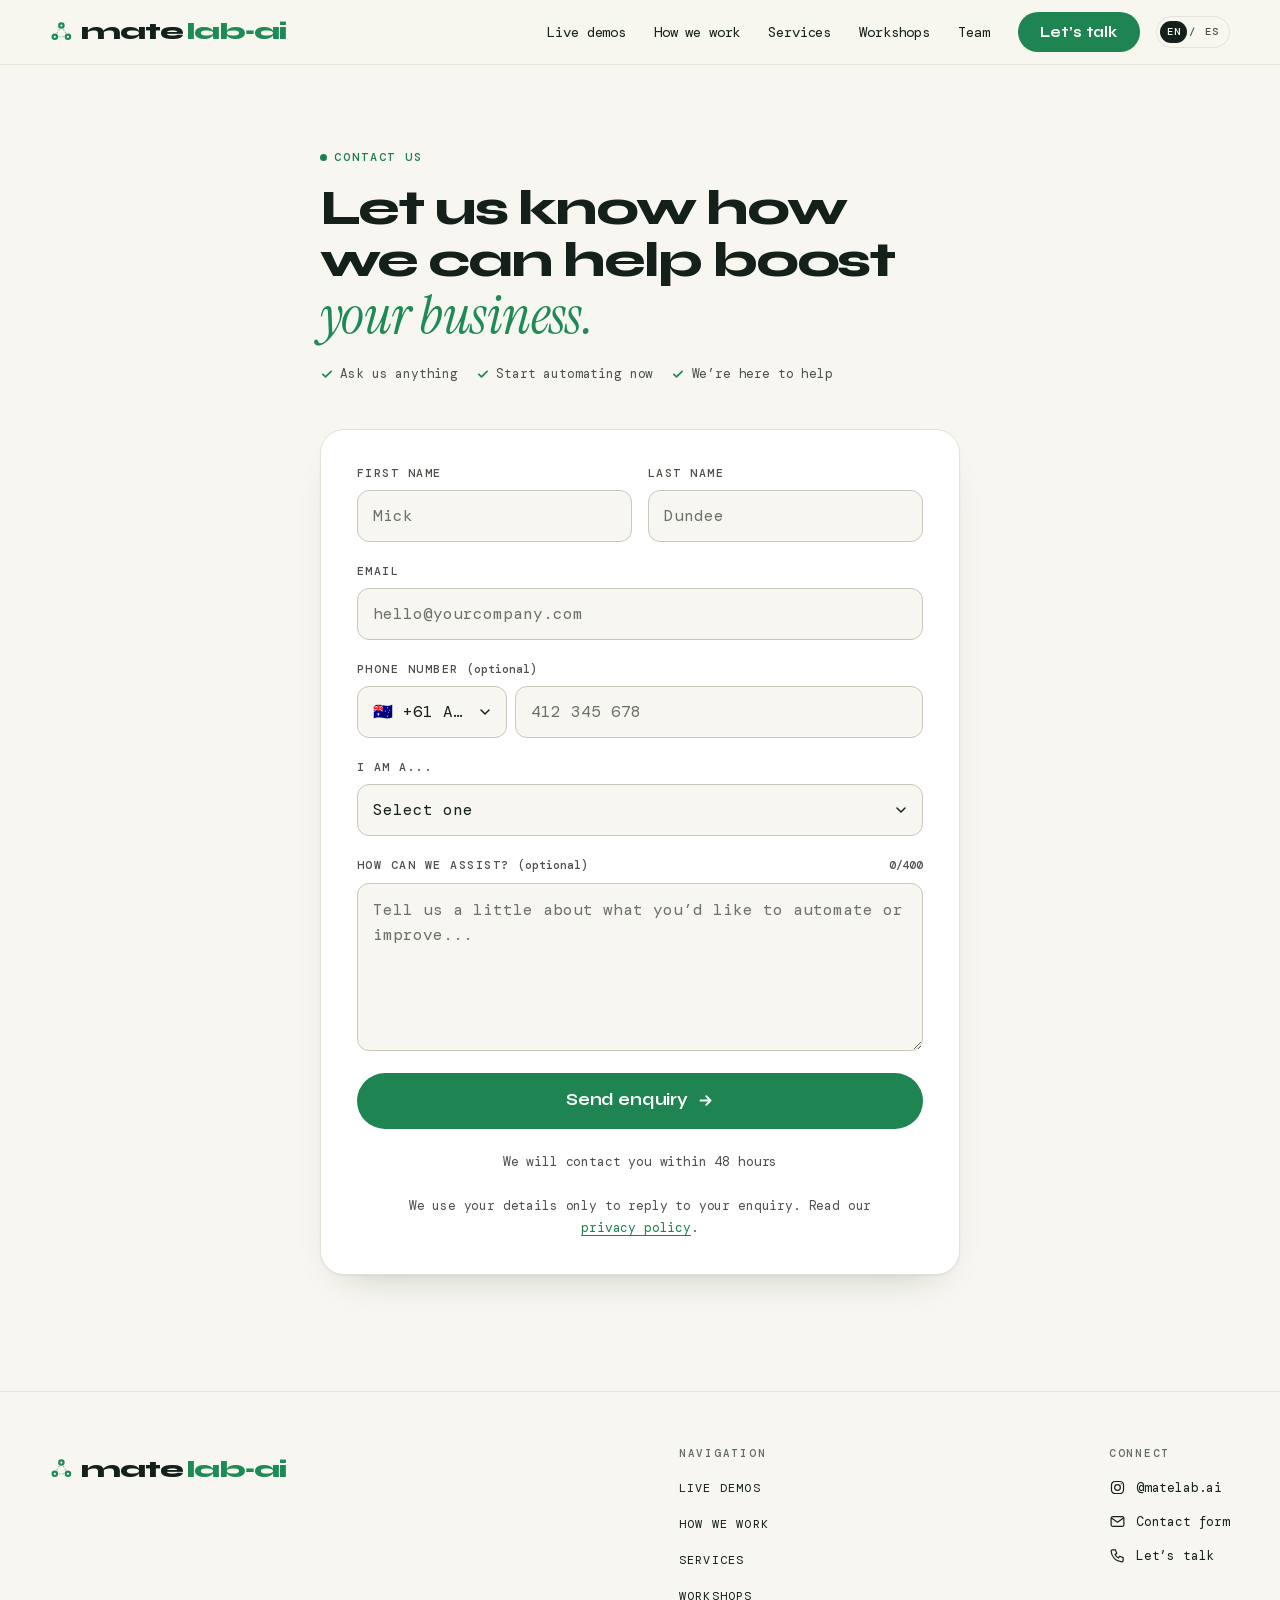
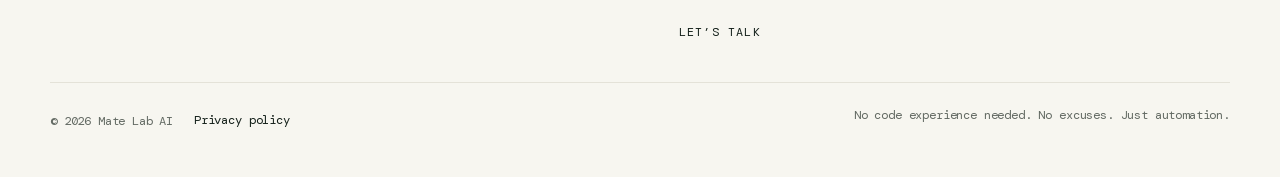
<file: register.html>
<!doctype html>
<html lang="en-AU" data-estilo="claro">
<head>
<meta charset="utf-8">
<meta name="viewport" content="width=device-width, initial-scale=1">
<title>Get in touch | Mate Lab AI</title>
<meta name="description" content="Ask us anything about AI automation for your business. Send a short enquiry and we will get back to you within 48 hours.">
<link rel="canonical" href="https://matelabai.com.au/register">
<meta name="robots" content="noindex, nofollow">
<meta name="theme-color" content="#1E8A55">
<link rel="icon" href="./favicon.ico" sizes="32x32">
<link rel="icon" href="./icono.svg" type="image/svg+xml">
<link rel="apple-touch-icon" href="./apple-touch-icon.png">
<link rel="manifest" href="./manifest.webmanifest">
<meta property="og:type" content="website">
<meta property="og:site_name" content="Mate Lab AI">
<meta property="og:title" content="Get in touch | Mate Lab AI">
<meta property="og:description" content="Ask us anything about AI automation for your business. Send a short enquiry and we will get back to you within 48 hours.">
<meta property="og:url" content="https://matelabai.com.au/register">
<meta property="og:locale" content="en_AU">
<meta property="og:image" content="https://matelabai.com.au/img/social-social.df6d7ce9.jpg">
<meta property="og:image:width" content="1200">
<meta property="og:image:height" content="630">
<meta property="og:image:alt" content="Get in touch | Mate Lab AI">
<meta name="twitter:card" content="summary_large_image">
<meta name="twitter:title" content="Get in touch | Mate Lab AI">
<meta name="twitter:description" content="Ask us anything about AI automation for your business. Send a short enquiry and we will get back to you within 48 hours.">
<meta name="twitter:image" content="https://matelabai.com.au/img/social-social.df6d7ce9.jpg">
<link rel="preload" href="./fuentes/dm-mono-latin.3062236e.woff2" as="font" type="font/woff2" crossorigin>
<link rel="preload" href="./fuentes/dm-mono-latin.fd7521f3.woff2" as="font" type="font/woff2" crossorigin>
<style>@font-face{font-family:'DM Mono';font-style:normal;font-weight:300;font-display:swap;src:url(./fuentes/dm-mono-latin-ext.2dd0183d.woff2) format('woff2');unicode-range:U+0100-02BA, U+02BD-02C5, U+02C7-02CC, U+02CE-02D7, U+02DD-02FF, U+0304, U+0308, U+0329, U+1D00-1DBF, U+1E00-1E9F, U+1EF2-1EFF, U+2020, U+20A0-20AB, U+20AD-20C4, U+2113, U+2C60-2C7F, U+A720-A7FF}
@font-face{font-family:'DM Mono';font-style:normal;font-weight:300;font-display:swap;src:url(./fuentes/dm-mono-latin.3062236e.woff2) format('woff2');unicode-range:U+0000-00FF, U+0131, U+0152-0153, U+02BB-02BC, U+02C6, U+02DA, U+02DC, U+0304, U+0308, U+0329, U+2000-206F, U+20AC, U+2122, U+2191, U+2193, U+2212, U+2215, U+FEFF, U+FFFD}
@font-face{font-family:'DM Mono';font-style:normal;font-weight:400;font-display:swap;src:url(./fuentes/dm-mono-latin-ext.7f8712cb.woff2) format('woff2');unicode-range:U+0100-02BA, U+02BD-02C5, U+02C7-02CC, U+02CE-02D7, U+02DD-02FF, U+0304, U+0308, U+0329, U+1D00-1DBF, U+1E00-1E9F, U+1EF2-1EFF, U+2020, U+20A0-20AB, U+20AD-20C4, U+2113, U+2C60-2C7F, U+A720-A7FF}
@font-face{font-family:'DM Mono';font-style:normal;font-weight:400;font-display:swap;src:url(./fuentes/dm-mono-latin.fd7521f3.woff2) format('woff2');unicode-range:U+0000-00FF, U+0131, U+0152-0153, U+02BB-02BC, U+02C6, U+02DA, U+02DC, U+0304, U+0308, U+0329, U+2000-206F, U+20AC, U+2122, U+2191, U+2193, U+2212, U+2215, U+FEFF, U+FFFD}
@font-face{font-family:'DM Mono';font-style:normal;font-weight:500;font-display:swap;src:url(./fuentes/dm-mono-latin-ext.e284f2a1.woff2) format('woff2');unicode-range:U+0100-02BA, U+02BD-02C5, U+02C7-02CC, U+02CE-02D7, U+02DD-02FF, U+0304, U+0308, U+0329, U+1D00-1DBF, U+1E00-1E9F, U+1EF2-1EFF, U+2020, U+20A0-20AB, U+20AD-20C4, U+2113, U+2C60-2C7F, U+A720-A7FF}
@font-face{font-family:'DM Mono';font-style:normal;font-weight:500;font-display:swap;src:url(./fuentes/dm-mono-latin.0e263db5.woff2) format('woff2');unicode-range:U+0000-00FF, U+0131, U+0152-0153, U+02BB-02BC, U+02C6, U+02DA, U+02DC, U+0304, U+0308, U+0329, U+2000-206F, U+20AC, U+2122, U+2191, U+2193, U+2212, U+2215, U+FEFF, U+FFFD}
@font-face{font-family:'Syne';font-style:normal;font-weight:700 800;font-display:swap;src:url(./fuentes/syne-latin-ext.79bc8392.woff2) format('woff2');unicode-range:U+0100-02BA, U+02BD-02C5, U+02C7-02CC, U+02CE-02D7, U+02DD-02FF, U+0304, U+0308, U+0329, U+1D00-1DBF, U+1E00-1E9F, U+1EF2-1EFF, U+2020, U+20A0-20AB, U+20AD-20C4, U+2113, U+2C60-2C7F, U+A720-A7FF}
@font-face{font-family:'Syne';font-style:normal;font-weight:700 800;font-display:swap;src:url(./fuentes/syne-latin.cfff4120.woff2) format('woff2');unicode-range:U+0000-00FF, U+0131, U+0152-0153, U+02BB-02BC, U+02C6, U+02DA, U+02DC, U+0304, U+0308, U+0329, U+2000-206F, U+20AC, U+2122, U+2191, U+2193, U+2212, U+2215, U+FEFF, U+FFFD}
@font-face{font-family:'Instrument Serif';font-style:italic;font-weight:400;font-display:swap;src:url(./fuentes/instrument-serif-italica-latin-ext.a04fc7ed.woff2) format('woff2');unicode-range:U+0100-02BA, U+02BD-02C5, U+02C7-02CC, U+02CE-02D7, U+02DD-02FF, U+0304, U+0308, U+0329, U+1D00-1DBF, U+1E00-1E9F, U+1EF2-1EFF, U+2020, U+20A0-20AB, U+20AD-20C4, U+2113, U+2C60-2C7F, U+A720-A7FF}
@font-face{font-family:'Instrument Serif';font-style:italic;font-weight:400;font-display:swap;src:url(./fuentes/instrument-serif-italica-latin.6ee678c3.woff2) format('woff2');unicode-range:U+0000-00FF, U+0131, U+0152-0153, U+02BB-02BC, U+02C6, U+02DA, U+02DC, U+0304, U+0308, U+0329, U+2000-206F, U+20AC, U+2122, U+2191, U+2193, U+2212, U+2215, U+FEFF, U+FFFD}</style>
<link rel="stylesheet" href="./css/sitio.b0ec51ce.css">
<link rel="stylesheet" href="./css/contacto.98699e53.css">
<link rel="stylesheet" href="./css/legal.db2b0c21.css">
<style>:root{--primario:#1E8A55;--secundario:#2BB673;--tinta:#14201A;--fondo:#F7F6F0;--sobre-primario:#FFFFFF;--primario-boton:#1E8552;--sobre-secundario:#14201A;--secundario-boton:#2BB673;--escenario-a:#4BA177;--escenario-b:#2BB673;--sobre-escenario:#14201A;--primario-texto:#1D7F4F;--secundario-texto:#227A4F;--fuente-texto:'DM Mono', system-ui, -apple-system, 'Segoe UI', Roboto, 'Helvetica Neue', Arial, sans-serif;--fuente-titulos:'Syne', system-ui, -apple-system, 'Segoe UI', Roboto, 'Helvetica Neue', Arial, sans-serif}</style>
<script>document.documentElement.classList.add('js');setTimeout(function(){if(!window.SITIO_LISTO)document.documentElement.classList.remove('js')},3000);window.SITIO={"nombre":"Mate Lab AI","whatsapp":null,"mensaje_whatsapp":"","formulario":{"destino":"whatsapp","webhook":null},"pixel":false};</script>



<link rel="alternate" hreflang="en-AU" href="https://matelabai.com.au/register">
<link rel="alternate" hreflang="es-419" href="https://matelabai.com.au/es/register">
<link rel="alternate" hreflang="x-default" href="https://matelabai.com.au/register">
</head>
<body>
<a class="saltar" href="#contenido">Skip to content</a>
<header class="barra">
  <div class="contenedor barra-dentro">
    <a class="marca" href="./" aria-label="Mate Lab AI, home">
  <svg class="marca-arbol" viewBox="0 0 52 52" fill="none" aria-hidden="true" focusable="false">
    <g class="arbol-lineas"><line x1="21.46" y1="20.92" x2="15.54" y2="31.08"/><line x1="30.54" y1="20.92" x2="36.46" y2="31.08"/><line x1="20" y1="38.85" x2="32" y2="38.85"/></g>
    <g class="arbol-nodos"><circle cx="26" cy="13.15" r="5.0625"/><circle cx="11" cy="38.85" r="5.0625"/><circle cx="41" cy="38.85" r="5.0625"/></g>
  </svg>
  <span class="marca-palabra" aria-hidden="true"><span class="mate">mate</span><span class="lab">lab‑ai</span></span>
</a>

    <nav class="menu" id="menu" aria-label="Main">
      <a href="./#demos">Live demos</a>
      <a href="./#how">How we work</a>
      <a href="./#services">Services</a>
      <a href="./#workshops">Workshops</a>
      <a href="./#team">Team</a>
      <a class="boton boton-principal" href="./contact">Let’s talk</a>
    </nav>
    <a class="idioma" href="./es/" hreflang="es-419" lang="es" aria-label="Cambiar a español"><span class="actual">EN</span><span aria-hidden="true">/</span><span>ES</span></a>
    <button class="menu-boton" type="button" data-menu-boton aria-expanded="false" aria-controls="menu" aria-label="Open menu"><span></span><span></span></button>
  </div>
</header>

<main id="contenido">

  <section class="seccion contacto">
    <div class="contenedor contacto-dentro">

      <header class="contacto-cabecera" data-registro-cabecera>
        <p class="rotulo">Contact us</p>
        <h1><span class="renglon">Let us know how we can help boost</span> <span class="renglon verde">your business.</span></h1>
        <ul class="promesas"><li>Ask us anything</li><li>Start automating now</li><li>We’re here to help</li></ul>
      </header>

      <form class="formulario contacto-formulario" data-formulario data-registro data-destino="https://docs.google.com/forms/d/e/1FAIpQLSeOw0Vu6Rnv41kIs67wgrxmrhNVngquBFID1m9_i-Ta9nT2WA/formResponse" autocomplete="on">
        <div class="trampa" data-trampa aria-hidden="true">
          <label for="r-sitio">Do not fill in this field</label>
          <input id="r-sitio" name="sitio_web" type="text" tabindex="-1" autocomplete="off">
        </div>

        <noscript><p class="sin-conexion">This form needs JavaScript. You can also write to us at <a href="mailto:info@matelabai.com.au">info@matelabai.com.au</a>.</p></noscript>

        <div class="dos">
          <div class="campo" data-campo>
            <label for="r-nombre">First name</label>
            <input id="r-nombre" name="firstName" type="text" placeholder="Mick" autocomplete="given-name" required>
            <span class="error" aria-live="polite"></span>
          </div>
          <div class="campo" data-campo>
            <label for="r-apellido">Last name</label>
            <input id="r-apellido" name="lastName" type="text" placeholder="Dundee" autocomplete="family-name" required>
            <span class="error" aria-live="polite"></span>
          </div>
        </div>

        <div class="campo" data-campo>
          <label for="r-correo">Email</label>
          <input id="r-correo" name="email" type="email" inputmode="email" placeholder="hello@yourcompany.com" autocomplete="email" required>
          <span class="error" aria-live="polite"></span>
        </div>

        <div class="campo" data-campo>
          <label for="r-telefono">Phone number <span class="opcional">(optional)</span></label>
          <div class="telefono">
            <select id="r-pais" name="countryCode" aria-label="Country code" autocomplete="tel-country-code"><option value="+61" selected>🇦🇺 +61 Australia</option><option value="+64">🇳🇿 +64 New Zealand</option><option value="+1">🇺🇸 +1 USA / Canada</option><option value="+44">🇬🇧 +44 UK</option><option value="+353">🇮🇪 +353 Ireland</option><option value="+65">🇸🇬 +65 Singapore</option><option value="+852">🇭🇰 +852 Hong Kong</option><option value="+81">🇯🇵 +81 Japan</option><option value="+82">🇰🇷 +82 South Korea</option><option value="+86">🇨🇳 +86 China</option><option value="+91">🇮🇳 +91 India</option><option value="+62">🇮🇩 +62 Indonesia</option><option value="+60">🇲🇾 +60 Malaysia</option><option value="+63">🇵🇭 +63 Philippines</option><option value="+66">🇹🇭 +66 Thailand</option><option value="+84">🇻🇳 +84 Vietnam</option><option value="+971">🇦🇪 +971 UAE</option><option value="+966">🇸🇦 +966 Saudi Arabia</option><option value="+972">🇮🇱 +972 Israel</option><option value="+90">🇹🇷 +90 Turkey</option><option value="+27">🇿🇦 +27 South Africa</option><option value="+234">🇳🇬 +234 Nigeria</option><option value="+254">🇰🇪 +254 Kenya</option><option value="+20">🇪🇬 +20 Egypt</option><option value="+33">🇫🇷 +33 France</option><option value="+49">🇩🇪 +49 Germany</option><option value="+34">🇪🇸 +34 Spain</option><option value="+39">🇮🇹 +39 Italy</option><option value="+351">🇵🇹 +351 Portugal</option><option value="+31">🇳🇱 +31 Netherlands</option><option value="+32">🇧🇪 +32 Belgium</option><option value="+41">🇨🇭 +41 Switzerland</option><option value="+43">🇦🇹 +43 Austria</option><option value="+46">🇸🇪 +46 Sweden</option><option value="+47">🇳🇴 +47 Norway</option><option value="+45">🇩🇰 +45 Denmark</option><option value="+358">🇫🇮 +358 Finland</option><option value="+48">🇵🇱 +48 Poland</option><option value="+420">🇨🇿 +420 Czechia</option><option value="+30">🇬🇷 +30 Greece</option><option value="+40">🇷🇴 +40 Romania</option><option value="+36">🇭🇺 +36 Hungary</option><option value="+380">🇺🇦 +380 Ukraine</option><option value="+52">🇲🇽 +52 Mexico</option><option value="+55">🇧🇷 +55 Brazil</option><option value="+54">🇦🇷 +54 Argentina</option><option value="+56">🇨🇱 +56 Chile</option><option value="+57">🇨🇴 +57 Colombia</option><option value="+51">🇵🇪 +51 Peru</option><option value="+598">🇺🇾 +598 Uruguay</option><option value="+593">🇪🇨 +593 Ecuador</option><option value="+506">🇨🇷 +506 Costa Rica</option></select>
            <input id="r-telefono" name="phone" type="tel" inputmode="tel" autocomplete="tel-national" placeholder="412 345 678">
          </div>
          <span class="error" aria-live="polite"></span>
        </div>

        <div class="campo" data-campo>
          <label for="r-tipo">I am a...</label>
          <select id="r-tipo" name="type" required><option value="">Select one</option><option value="Business owner / Founder">Business owner / Founder</option><option value="Self Employed">Self employed</option><option value="Corporate team member">Corporate team member</option><option value="Freelancer / Consultant">Freelancer / Consultant</option><option value="Just curious">Just curious</option></select>
          <span class="error" aria-live="polite"></span>
        </div>

        <div class="campo" data-campo>
          <div class="campo-arriba"><label for="r-ayuda">How can we assist? <span class="opcional">(optional)</span></label><span class="contador" data-contador aria-hidden="true">0/400</span></div>
          <textarea id="r-ayuda" name="assist" rows="4" maxlength="400" placeholder="Tell us a little about what you’d like to automate or improve..."></textarea>
          <span class="error" aria-live="polite"></span>
        </div>

        <div class="botones"><button class="boton boton-principal boton-grande con-flecha-derecha" type="submit" data-enviar data-texto="Send enquiry">Send enquiry</button></div>
        <p class="nota-formulario">We will contact you within 48 hours</p>
        <p class="aviso-corto">We use your details only to reply to your enquiry. Read our <a href="./privacy">privacy policy</a>.</p>
        <p class="estado-formulario solo-lectores" role="status" aria-live="polite"></p>
      </form>

      <div class="registro-gracias" data-registro-gracias hidden>
        <svg class="gracias-icono" viewBox="0 0 24 24" aria-hidden="true" focusable="false"><path d="M22 11.08V12a10 10 0 1 1-5.93-9.14"/><path d="m22 4-10 10.01-3-3"/></svg>
        <h2 class="gracias-titulo" tabindex="-1">Thank you!</h2>
        <p>Your message has been sent. We’ll be in touch shortly.</p>
        <div class="botones"><a class="boton boton-principal" href="./">Back to home</a></div>
      </div>

    </div>
  </section>

</main>
<footer class="pie">
  <div class="contenedor">
    <div class="pie-dentro">
      <div class="pie-marca">
        <a class="marca" href="./" aria-label="Mate Lab AI, home">
  <svg class="marca-arbol" viewBox="0 0 52 52" fill="none" aria-hidden="true" focusable="false">
    <g class="arbol-lineas"><line x1="21.46" y1="20.92" x2="15.54" y2="31.08"/><line x1="30.54" y1="20.92" x2="36.46" y2="31.08"/><line x1="20" y1="38.85" x2="32" y2="38.85"/></g>
    <g class="arbol-nodos"><circle cx="26" cy="13.15" r="5.0625"/><circle cx="11" cy="38.85" r="5.0625"/><circle cx="41" cy="38.85" r="5.0625"/></g>
  </svg>
  <span class="marca-palabra" aria-hidden="true"><span class="mate">mate</span><span class="lab">lab‑ai</span></span>
</a>

      </div>
      <div>
        <h2 class="pie-titulo">Navigation</h2>
        <ul class="pie-menu">
          <li><a href="./#demos">Live demos</a></li>
          <li><a href="./#how">How we work</a></li>
          <li><a href="./#services">Services</a></li>
          <li><a href="./#workshops">Workshops</a></li>
          <li><a href="./contact">Let’s talk</a></li>
        </ul>
      </div>
      <div>
        <h2 class="pie-titulo">Connect</h2>
        <ul class="pie-contacto">
          <li><a href="https://instagram.com/matelab.ai" rel="noopener"><svg viewBox="0 0 24 24" aria-hidden="true" focusable="false"><rect x="3.5" y="3.5" width="17" height="17" rx="5"/><circle cx="12" cy="12" r="4"/><path d="M17.2 6.8h.01"/></svg>@matelab.ai</a></li>
          <li><a href="./register"><svg viewBox="0 0 24 24" aria-hidden="true" focusable="false"><rect x="3" y="5" width="18" height="14" rx="2.5"/><path d="m4 7.5 8 5.5 8-5.5"/></svg>Contact form</a></li>
          <li><a href="./contact"><svg viewBox="0 0 24 24" aria-hidden="true" focusable="false"><path d="M5 4h4l2 5-2.5 1.5a11 11 0 0 0 5 5L15 13l5 2v4a2 2 0 0 1-2 2A16 16 0 0 1 3 6a2 2 0 0 1 2-2"/></svg>Let’s talk</a></li>
        </ul>
      </div>
    </div>
    <div class="pie-final">
      <span>© 2026 Mate Lab AI <a href="./privacy">Privacy policy</a></span>
      <span>No code experience needed. No excuses. Just automation.</span>
    </div>
  </div>
</footer>

<script src="./js/sitio.51dc51d8.js" defer></script>
<script src="./js/registro.7cf9b3a1.js" defer></script>
</body>
</html>
</file>
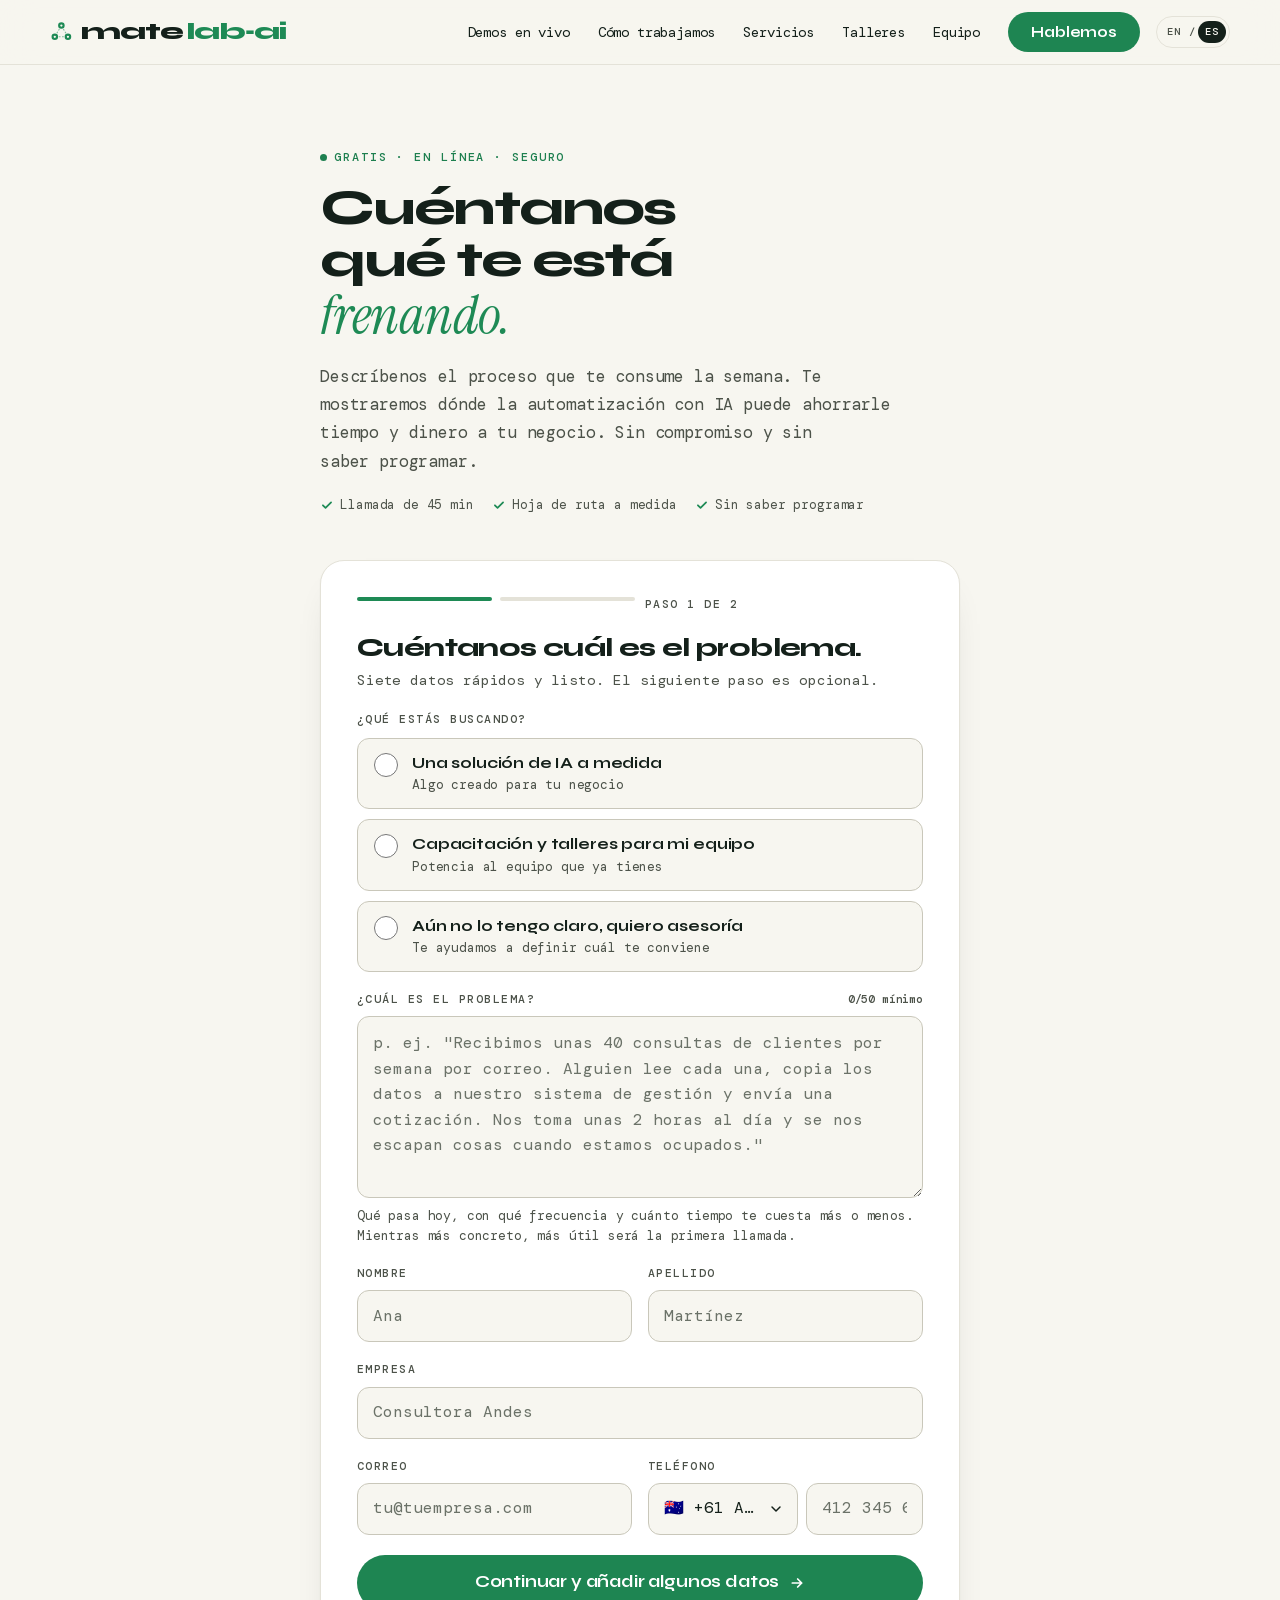
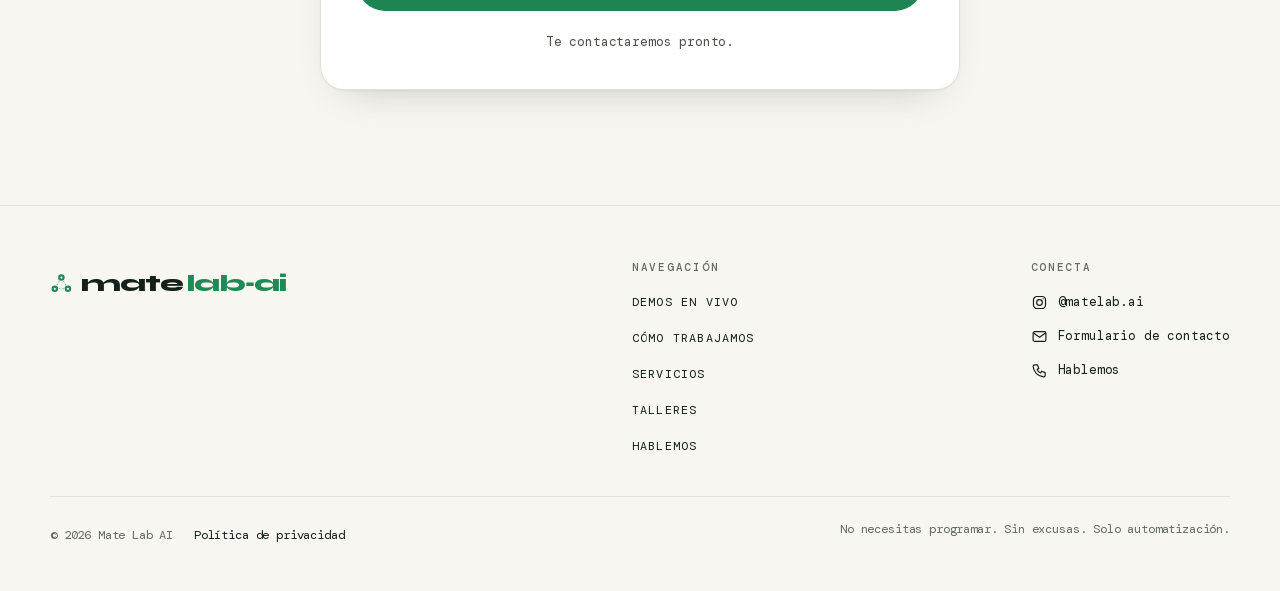
<file: es/contact.html>
<!doctype html>
<html lang="es-419" data-estilo="claro">
<head>
<meta charset="utf-8">
<meta name="viewport" content="width=device-width, initial-scale=1">
<title>Hablemos de automatización con IA | Mate Lab AI</title>
<meta name="description" content="Cuéntanos qué es lento, manual o se te está escapando en tu negocio. Te contactaremos pronto con algo útil. Sin compromiso y sin saber programar.">
<link rel="canonical" href="https://matelabai.com.au/es/contact">
<meta name="robots" content="noindex, nofollow">
<meta name="theme-color" content="#1E8A55">
<link rel="icon" href="../favicon.ico" sizes="32x32">
<link rel="icon" href="../icono.svg" type="image/svg+xml">
<link rel="apple-touch-icon" href="../apple-touch-icon.png">
<link rel="manifest" href="../manifest.webmanifest">
<meta property="og:type" content="website">
<meta property="og:site_name" content="Mate Lab AI">
<meta property="og:title" content="Hablemos de automatización con IA | Mate Lab AI">
<meta property="og:description" content="Cuéntanos qué es lento, manual o se te está escapando en tu negocio. Te contactaremos pronto con algo útil. Sin compromiso y sin saber programar.">
<meta property="og:url" content="https://matelabai.com.au/es/contact">
<meta property="og:locale" content="en_AU">
<meta property="og:image" content="https://matelabai.com.au/img/social-social.df6d7ce9.jpg">
<meta property="og:image:width" content="1200">
<meta property="og:image:height" content="630">
<meta property="og:image:alt" content="Hablemos de automatización con IA | Mate Lab AI">
<meta name="twitter:card" content="summary_large_image">
<meta name="twitter:title" content="Hablemos de automatización con IA | Mate Lab AI">
<meta name="twitter:description" content="Cuéntanos qué es lento, manual o se te está escapando en tu negocio. Te contactaremos pronto con algo útil. Sin compromiso y sin saber programar.">
<meta name="twitter:image" content="https://matelabai.com.au/img/social-social.df6d7ce9.jpg">
<link rel="preload" href="../fuentes/dm-mono-latin.3062236e.woff2" as="font" type="font/woff2" crossorigin>
<link rel="preload" href="../fuentes/dm-mono-latin.fd7521f3.woff2" as="font" type="font/woff2" crossorigin>
<style>@font-face{font-family:'DM Mono';font-style:normal;font-weight:300;font-display:swap;src:url(../fuentes/dm-mono-latin-ext.2dd0183d.woff2) format('woff2');unicode-range:U+0100-02BA, U+02BD-02C5, U+02C7-02CC, U+02CE-02D7, U+02DD-02FF, U+0304, U+0308, U+0329, U+1D00-1DBF, U+1E00-1E9F, U+1EF2-1EFF, U+2020, U+20A0-20AB, U+20AD-20C4, U+2113, U+2C60-2C7F, U+A720-A7FF}
@font-face{font-family:'DM Mono';font-style:normal;font-weight:300;font-display:swap;src:url(../fuentes/dm-mono-latin.3062236e.woff2) format('woff2');unicode-range:U+0000-00FF, U+0131, U+0152-0153, U+02BB-02BC, U+02C6, U+02DA, U+02DC, U+0304, U+0308, U+0329, U+2000-206F, U+20AC, U+2122, U+2191, U+2193, U+2212, U+2215, U+FEFF, U+FFFD}
@font-face{font-family:'DM Mono';font-style:normal;font-weight:400;font-display:swap;src:url(../fuentes/dm-mono-latin-ext.7f8712cb.woff2) format('woff2');unicode-range:U+0100-02BA, U+02BD-02C5, U+02C7-02CC, U+02CE-02D7, U+02DD-02FF, U+0304, U+0308, U+0329, U+1D00-1DBF, U+1E00-1E9F, U+1EF2-1EFF, U+2020, U+20A0-20AB, U+20AD-20C4, U+2113, U+2C60-2C7F, U+A720-A7FF}
@font-face{font-family:'DM Mono';font-style:normal;font-weight:400;font-display:swap;src:url(../fuentes/dm-mono-latin.fd7521f3.woff2) format('woff2');unicode-range:U+0000-00FF, U+0131, U+0152-0153, U+02BB-02BC, U+02C6, U+02DA, U+02DC, U+0304, U+0308, U+0329, U+2000-206F, U+20AC, U+2122, U+2191, U+2193, U+2212, U+2215, U+FEFF, U+FFFD}
@font-face{font-family:'DM Mono';font-style:normal;font-weight:500;font-display:swap;src:url(../fuentes/dm-mono-latin-ext.e284f2a1.woff2) format('woff2');unicode-range:U+0100-02BA, U+02BD-02C5, U+02C7-02CC, U+02CE-02D7, U+02DD-02FF, U+0304, U+0308, U+0329, U+1D00-1DBF, U+1E00-1E9F, U+1EF2-1EFF, U+2020, U+20A0-20AB, U+20AD-20C4, U+2113, U+2C60-2C7F, U+A720-A7FF}
@font-face{font-family:'DM Mono';font-style:normal;font-weight:500;font-display:swap;src:url(../fuentes/dm-mono-latin.0e263db5.woff2) format('woff2');unicode-range:U+0000-00FF, U+0131, U+0152-0153, U+02BB-02BC, U+02C6, U+02DA, U+02DC, U+0304, U+0308, U+0329, U+2000-206F, U+20AC, U+2122, U+2191, U+2193, U+2212, U+2215, U+FEFF, U+FFFD}
@font-face{font-family:'Syne';font-style:normal;font-weight:700 800;font-display:swap;src:url(../fuentes/syne-latin-ext.79bc8392.woff2) format('woff2');unicode-range:U+0100-02BA, U+02BD-02C5, U+02C7-02CC, U+02CE-02D7, U+02DD-02FF, U+0304, U+0308, U+0329, U+1D00-1DBF, U+1E00-1E9F, U+1EF2-1EFF, U+2020, U+20A0-20AB, U+20AD-20C4, U+2113, U+2C60-2C7F, U+A720-A7FF}
@font-face{font-family:'Syne';font-style:normal;font-weight:700 800;font-display:swap;src:url(../fuentes/syne-latin.cfff4120.woff2) format('woff2');unicode-range:U+0000-00FF, U+0131, U+0152-0153, U+02BB-02BC, U+02C6, U+02DA, U+02DC, U+0304, U+0308, U+0329, U+2000-206F, U+20AC, U+2122, U+2191, U+2193, U+2212, U+2215, U+FEFF, U+FFFD}
@font-face{font-family:'Instrument Serif';font-style:italic;font-weight:400;font-display:swap;src:url(../fuentes/instrument-serif-italica-latin-ext.a04fc7ed.woff2) format('woff2');unicode-range:U+0100-02BA, U+02BD-02C5, U+02C7-02CC, U+02CE-02D7, U+02DD-02FF, U+0304, U+0308, U+0329, U+1D00-1DBF, U+1E00-1E9F, U+1EF2-1EFF, U+2020, U+20A0-20AB, U+20AD-20C4, U+2113, U+2C60-2C7F, U+A720-A7FF}
@font-face{font-family:'Instrument Serif';font-style:italic;font-weight:400;font-display:swap;src:url(../fuentes/instrument-serif-italica-latin.6ee678c3.woff2) format('woff2');unicode-range:U+0000-00FF, U+0131, U+0152-0153, U+02BB-02BC, U+02C6, U+02DA, U+02DC, U+0304, U+0308, U+0329, U+2000-206F, U+20AC, U+2122, U+2191, U+2193, U+2212, U+2215, U+FEFF, U+FFFD}</style>
<link rel="stylesheet" href="../css/sitio.b0ec51ce.css">
<link rel="stylesheet" href="../css/contacto.98699e53.css">
<link rel="stylesheet" href="../css/legal.db2b0c21.css">
<style>:root{--primario:#1E8A55;--secundario:#2BB673;--tinta:#14201A;--fondo:#F7F6F0;--sobre-primario:#FFFFFF;--primario-boton:#1E8552;--sobre-secundario:#14201A;--secundario-boton:#2BB673;--escenario-a:#4BA177;--escenario-b:#2BB673;--sobre-escenario:#14201A;--primario-texto:#1D7F4F;--secundario-texto:#227A4F;--fuente-texto:'DM Mono', system-ui, -apple-system, 'Segoe UI', Roboto, 'Helvetica Neue', Arial, sans-serif;--fuente-titulos:'Syne', system-ui, -apple-system, 'Segoe UI', Roboto, 'Helvetica Neue', Arial, sans-serif}</style>
<script>document.documentElement.classList.add('js');setTimeout(function(){if(!window.SITIO_LISTO)document.documentElement.classList.remove('js')},3000);window.SITIO={"nombre":"Mate Lab AI","whatsapp":null,"mensaje_whatsapp":"","formulario":{"destino":"whatsapp","webhook":null},"pixel":false};</script>



<link rel="alternate" hreflang="en-AU" href="https://matelabai.com.au/contact">
<link rel="alternate" hreflang="es-419" href="https://matelabai.com.au/es/contact">
<link rel="alternate" hreflang="x-default" href="https://matelabai.com.au/contact">
</head>
<body>
<a class="saltar" href="#contenido">Saltar al contenido</a>
<header class="barra">
  <div class="contenedor barra-dentro">
    <a class="marca" href="../es/" aria-label="Mate Lab AI, inicio">
  <svg class="marca-arbol" viewBox="0 0 52 52" fill="none" aria-hidden="true" focusable="false">
    <g class="arbol-lineas"><line x1="21.46" y1="20.92" x2="15.54" y2="31.08"/><line x1="30.54" y1="20.92" x2="36.46" y2="31.08"/><line x1="20" y1="38.85" x2="32" y2="38.85"/></g>
    <g class="arbol-nodos"><circle cx="26" cy="13.15" r="5.0625"/><circle cx="11" cy="38.85" r="5.0625"/><circle cx="41" cy="38.85" r="5.0625"/></g>
  </svg>
  <span class="marca-palabra" aria-hidden="true"><span class="mate">mate</span><span class="lab">lab‑ai</span></span>
</a>

    <nav class="menu" id="menu" aria-label="Principal">
      <a href="../es/#demos">Demos en vivo</a>
      <a href="../es/#how">Cómo trabajamos</a>
      <a href="../es/#services">Servicios</a>
      <a href="../es/#workshops">Talleres</a>
      <a href="../es/#team">Equipo</a>
      <a class="boton boton-principal" href="../es/contact">Hablemos</a>
    </nav>
    <a class="idioma" href="../" hreflang="en-AU" lang="en" aria-label="Switch to English"><span>EN</span><span aria-hidden="true">/</span><span class="actual">ES</span></a>
    <button class="menu-boton" type="button" data-menu-boton aria-expanded="false" aria-controls="menu" aria-label="Abrir menú"><span></span><span></span></button>
  </div>
</header>

<main id="contenido">

  <section class="seccion contacto">
    <div class="contenedor contacto-dentro">

      <header class="contacto-cabecera" data-contacto-cabecera>
        <p class="rotulo">Gratis · En línea · Seguro</p>
        <h1><span class="renglon">Cuéntanos qué te está</span> <span class="renglon verde">frenando.</span></h1>
        <p class="bajada">Descríbenos el proceso que te consume la semana. Te mostraremos dónde la automatización con IA puede ahorrarle tiempo y dinero a tu negocio. Sin compromiso y sin saber programar.</p>
        <ul class="promesas"><li>Llamada de 45 min</li><li>Hoja de ruta a medida</li><li>Sin saber programar</li></ul>
      </header>

      <form class="formulario contacto-formulario" data-formulario data-contacto data-servidor="https://matelabai.com.au/api/contact" autocomplete="on">
        <div class="trampa" data-trampa aria-hidden="true">
          <label for="c-website">No llenes este campo</label>
          <input id="c-website" name="website" type="text" tabindex="-1" autocomplete="off">
        </div>

        <div class="pasos">
          <div class="pasos-barra" aria-hidden="true"><i class="lleno"></i><i></i></div>
          <p class="pasos-texto" data-paso-texto>Paso 1 de 2</p>
        </div>

        <div class="sin-conexion" role="alert" data-sin-conexion hidden>
          <p><strong>No pudimos conectar con nuestro servidor.</strong> No se ha perdido nada de lo que escribiste. Sigue todo en esta página.</p>
          <div class="botones">
            <button class="boton boton-principal" type="submit">Intentar de nuevo</button>
            <button class="boton boton-secundario" type="button" data-copiar>Copiar mi consulta</button>
          </div>
        </div>

        <noscript><p class="sin-conexion">Este formulario necesita JavaScript. También puedes escribirnos a <a href="mailto:info@matelabai.com.au">info@matelabai.com.au</a>.</p></noscript>

        <div class="paso" data-paso="1">
          <div class="paso-titulo">
            <h2 tabindex="-1">Cuéntanos cuál es el problema.</h2>
            <p>Siete datos rápidos y listo. El siguiente paso es opcional.</p>
          </div>

          <fieldset class="opciones" data-campo>
            <legend>¿Qué estás buscando?</legend>
            <label class="opcion">
              <input type="radio" name="interest" value="custom_solution">
              <span><strong>Una solución de IA a medida</strong><small>Algo creado para tu negocio</small></span>
            </label>
            <label class="opcion">
              <input type="radio" name="interest" value="training_workshop">
              <span><strong>Capacitación y talleres para mi equipo</strong><small>Potencia al equipo que ya tienes</small></span>
            </label>
            <label class="opcion">
              <input type="radio" name="interest" value="not_sure">
              <span><strong>Aún no lo tengo claro, quiero asesoría</strong><small>Te ayudamos a definir cuál te conviene</small></span>
            </label>
            <span class="error" aria-live="polite"></span>
          </fieldset>

          <div class="campo" data-campo>
            <div class="campo-arriba"><label for="c-problem">¿Cuál es el problema?</label><span class="contador" data-contador aria-hidden="true"></span></div>
            <textarea id="c-problem" name="problem" rows="6" placeholder="p. ej. &quot;Recibimos unas 40 consultas de clientes por semana por correo. Alguien lee cada una, copia los datos a nuestro sistema de gestión y envía una cotización. Nos toma unas 2 horas al día y se nos escapan cosas cuando estamos ocupados.&quot;" aria-describedby="c-problem-ayuda"></textarea>
            <span class="ayuda" id="c-problem-ayuda">Qué pasa hoy, con qué frecuencia y cuánto tiempo te cuesta más o menos. Mientras más concreto, más útil será la primera llamada.</span>
            <span class="error" aria-live="polite"></span>
          </div>

          <div class="dos">
          <div class="campo" data-campo>
            <label for="c-first_name">Nombre</label>
            <input id="c-first_name" name="first_name" type="text" placeholder="Ana" autocomplete="given-name">
            <span class="error" aria-live="polite"></span>
          </div>
          <div class="campo" data-campo>
            <label for="c-last_name">Apellido</label>
            <input id="c-last_name" name="last_name" type="text" placeholder="Martínez" autocomplete="family-name">
            <span class="error" aria-live="polite"></span>
          </div>
          </div>

          <div class="campo" data-campo>
            <label for="c-company_name">Empresa</label>
            <input id="c-company_name" name="company_name" type="text" placeholder="Consultora Andes" autocomplete="organization">
            <span class="error" aria-live="polite"></span>
          </div>

          <div class="dos">
          <div class="campo" data-campo>
            <label for="c-work_email">Correo</label>
            <input id="c-work_email" name="work_email" type="email" placeholder="tu@tuempresa.com" autocomplete="email" inputmode="email">
            <span class="error" aria-live="polite"></span>
          </div>
          <div class="campo" data-campo>
            <label for="c-phone_national">Teléfono</label>
            <div class="telefono">
              <select id="c-phone_country" name="phone_country" aria-label="Código de país" autocomplete="tel-country-code"><option value="AU" selected>+61 Australia</option></select>
              <input id="c-phone_national" name="phone_national" type="tel" inputmode="tel" autocomplete="tel-national" placeholder="412 345 678">
            </div>
            <span class="error" data-de="phone_country" aria-live="polite"></span>
            <span class="error" data-de="phone_national" aria-live="polite"></span>
          </div>
          </div>

          <div class="botones"><button class="boton boton-principal boton-grande con-flecha-derecha" type="button" data-seguir>Continuar y añadir algunos datos</button></div>
          <p class="nota-formulario">Te contactaremos pronto.</p>
        </div>

        <div class="paso" data-paso="2" hidden>
          <div class="paso-titulo">
            <h2 tabindex="-1">Algunos datos para que podamos prepararnos.</h2>
            <p>Todos estos campos son <strong>opcionales</strong>. Responde lo que te resulte fácil y omite el resto. Lo que falte lo vemos en la llamada.</p>
          </div>

          <div class="dos">
          <div class="campo" data-campo>
            <label for="c-job_title">Tu cargo <span class="opcional">(opcional)</span></label>
            <input id="c-job_title" name="job_title" type="text" placeholder="Directora de Operaciones" autocomplete="organization-title">
            <span class="error" aria-live="polite"></span>
          </div>
          <div class="campo" data-campo>
            <label for="c-company_website">Sitio web de la empresa <span class="opcional">(opcional)</span></label>
            <input id="c-company_website" name="company_website" type="text" placeholder="consultoraandes.com" autocomplete="url" inputmode="url" autocapitalize="none" spellcheck="false">
            <span class="error" aria-live="polite"></span>
          </div>
          </div>

          <div class="dos">
          <div class="campo" data-campo>
            <label for="c-industry">Sector <span class="opcional">(opcional)</span></label>
            <input id="c-industry" name="industry" type="text" placeholder="Servicios legales" list="c-industry-lista">
            <span class="error" aria-live="polite"></span>
          </div>
          <div class="campo" data-campo>
            <label for="c-location">Ubicación <span class="opcional">(opcional)</span></label>
            <input id="c-location" name="location" type="text" placeholder="Ciudad de México, México">
            <span class="error" aria-live="polite"></span>
          </div>
          </div>
          <datalist id="c-industry-lista"><option value="Legal"></option><option value="Salud"></option><option value="Servicios profesionales"></option><option value="Construcción"></option><option value="Retail y e-commerce"></option><option value="Manufactura"></option><option value="Servicios financieros"></option><option value="Inmobiliario"></option><option value="Educación"></option><option value="Sin fines de lucro"></option><option value="Tecnología"></option><option value="Otro"></option></datalist>

          <div class="dos">
          <div class="campo" data-campo>
            <label for="c-company_size">Tamaño del equipo <span class="opcional">(opcional)</span></label>
            <select id="c-company_size" name="company_size"><option value="">Prefiero no decirlo</option><option value="1-10">1-10 personas</option><option value="11-50">11-50 personas</option><option value="51-200">51-200 personas</option><option value="201-1000">201-1000 personas</option><option value="1000+">1000+ personas</option></select>
            <span class="error" aria-live="polite"></span>
          </div>
          <div class="campo" data-campo>
            <label for="c-timeline">Plazo <span class="opcional">(opcional)</span></label>
            <select id="c-timeline" name="timeline"><option value="">Prefiero no decirlo</option><option value="ASAP">Lo antes posible</option><option value="1-3 months">1-3 meses</option><option value="3-6 months">3-6 meses</option><option value="6+ months">Más de 6 meses</option><option value="Just exploring">Solo estoy explorando</option></select>
            <span class="error" aria-live="polite"></span>
          </div>
          </div>

          <div class="campo" data-campo>
            <label for="c-preferred_contact">¿Cómo prefieres que te contactemos? <span class="opcional">(opcional)</span></label>
            <select id="c-preferred_contact" name="preferred_contact"><option value="">Sin preferencia</option><option value="email">Correo</option><option value="phone">Teléfono</option><option value="either">Cualquiera está bien</option></select>
            <span class="error" aria-live="polite"></span>
          </div>

          <div class="botones botones-paso">
            <button class="boton boton-secundario" type="button" data-atras>Volver</button>
            <button class="boton boton-principal boton-grande con-flecha-derecha" type="submit" data-enviar data-texto="Enviar y agendar llamada">Enviar y agendar llamada</button>
          </div>
          <p class="aviso-corto">Usamos tus datos solo para responder a tu consulta. Lee nuestra <a href="../privacy">política de privacidad</a>.</p>
        </div>

        <p class="estado-formulario solo-lectores" role="status" aria-live="polite"></p>
      </form>

      <div class="gracias" data-contacto-gracias hidden>
        <p class="solo-lectores" role="status"></p>
        <div class="gracias-texto">
          <svg class="gracias-icono" viewBox="0 0 24 24" aria-hidden="true" focusable="false"><path d="M22 11.08V12a10 10 0 1 1-5.93-9.14"/><path d="m22 4-10 10.01-3-3"/></svg>
          <h2 class="gracias-titulo" tabindex="-1"><span class="renglon" data-gracias-titulo>Gracias.</span> <span class="renglon verde">Recibimos tu consulta.</span></h2>
          <p>Alguien va a leer lo que escribiste y te contactará pronto, con algo útil, no con una respuesta genérica.</p>
          <div class="gracias-caja">
            <p class="rotulo">¿Quieres ir más rápido?</p>
            <p>Elige un horario que te acomode y llegaremos a la llamada habiendo leído tus notas.</p>
          </div>
          <a class="enlace-volver" href="../es/">Volver a Mate Lab AI</a>
        </div>
        <div class="gracias-calendario">
          <p class="calendario-cargando" data-calendario-cargando><i aria-hidden="true"></i>Cargando el calendario…</p>
          <iframe data-src="https://calendar.google.com/calendar/appointments/schedules/AcZssZ3HTFtjI1vLi7-jYnjd7CUnSCN15CnkiwFNh6fM4Ke_iDgnXpmLuWPvxox_dcA9J5Fy5wkDGXcM?gv=true&hl=es" title="Elige fecha y hora para tu sesión estratégica" loading="lazy"></iframe>
        </div>
      </div>

    </div>
  </section>

</main>
<footer class="pie">
  <div class="contenedor">
    <div class="pie-dentro">
      <div class="pie-marca">
        <a class="marca" href="../es/" aria-label="Mate Lab AI, inicio">
  <svg class="marca-arbol" viewBox="0 0 52 52" fill="none" aria-hidden="true" focusable="false">
    <g class="arbol-lineas"><line x1="21.46" y1="20.92" x2="15.54" y2="31.08"/><line x1="30.54" y1="20.92" x2="36.46" y2="31.08"/><line x1="20" y1="38.85" x2="32" y2="38.85"/></g>
    <g class="arbol-nodos"><circle cx="26" cy="13.15" r="5.0625"/><circle cx="11" cy="38.85" r="5.0625"/><circle cx="41" cy="38.85" r="5.0625"/></g>
  </svg>
  <span class="marca-palabra" aria-hidden="true"><span class="mate">mate</span><span class="lab">lab‑ai</span></span>
</a>

      </div>
      <div>
        <h2 class="pie-titulo">Navegación</h2>
        <ul class="pie-menu">
          <li><a href="../es/#demos">Demos en vivo</a></li>
          <li><a href="../es/#how">Cómo trabajamos</a></li>
          <li><a href="../es/#services">Servicios</a></li>
          <li><a href="../es/#workshops">Talleres</a></li>
          <li><a href="../es/contact">Hablemos</a></li>
        </ul>
      </div>
      <div>
        <h2 class="pie-titulo">Conecta</h2>
        <ul class="pie-contacto">
          <li><a href="https://instagram.com/matelab.ai" rel="noopener"><svg viewBox="0 0 24 24" aria-hidden="true" focusable="false"><rect x="3.5" y="3.5" width="17" height="17" rx="5"/><circle cx="12" cy="12" r="4"/><path d="M17.2 6.8h.01"/></svg>@matelab.ai</a></li>
          <li><a href="../es/register"><svg viewBox="0 0 24 24" aria-hidden="true" focusable="false"><rect x="3" y="5" width="18" height="14" rx="2.5"/><path d="m4 7.5 8 5.5 8-5.5"/></svg>Formulario de contacto</a></li>
          <li><a href="../es/contact"><svg viewBox="0 0 24 24" aria-hidden="true" focusable="false"><path d="M5 4h4l2 5-2.5 1.5a11 11 0 0 0 5 5L15 13l5 2v4a2 2 0 0 1-2 2A16 16 0 0 1 3 6a2 2 0 0 1 2-2"/></svg>Hablemos</a></li>
        </ul>
      </div>
    </div>
    <div class="pie-final">
      <span>© 2026 Mate Lab AI <a href="../privacy">Política de privacidad</a></span>
      <span>No necesitas programar. Sin excusas. Solo automatización.</span>
    </div>
  </div>
</footer>

<script src="../js/sitio.51dc51d8.js" defer></script>
<script src="../js/contacto.e0167bda.js" defer></script>
</body>
</html>
</file>
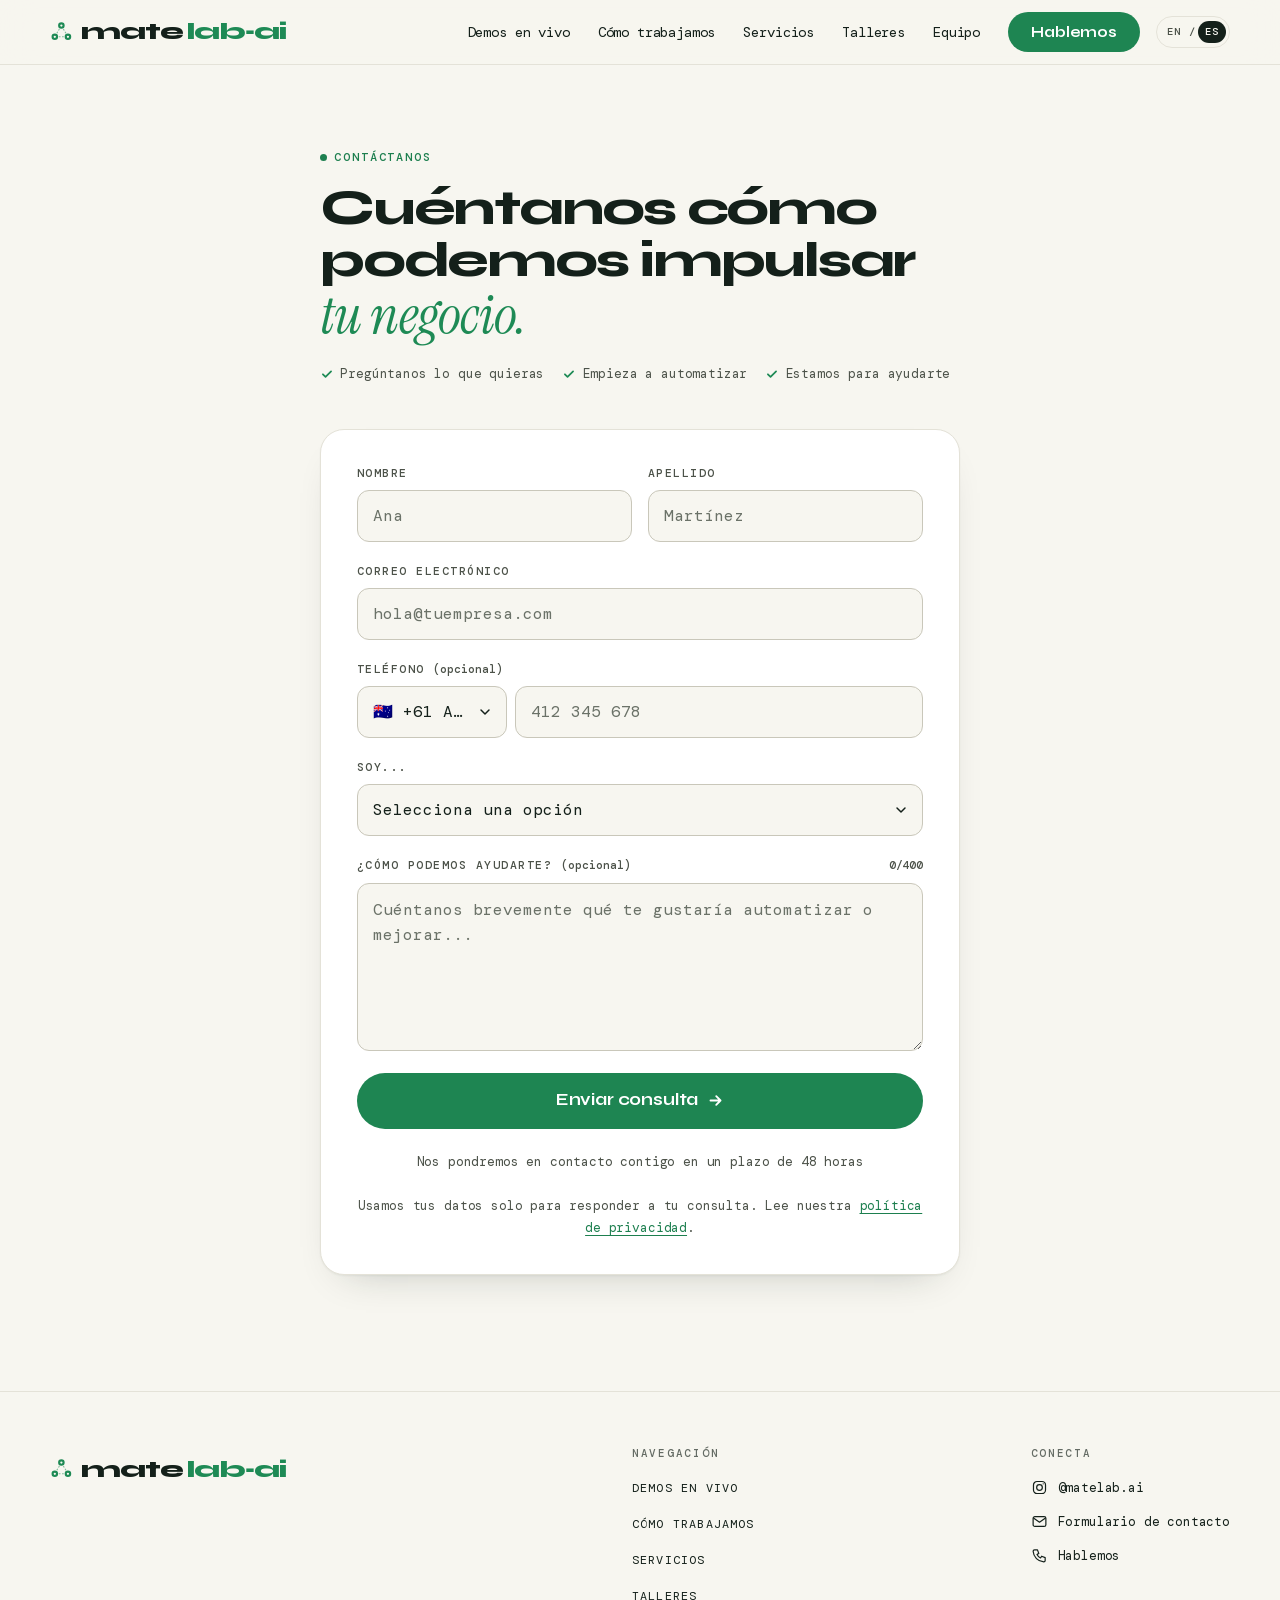
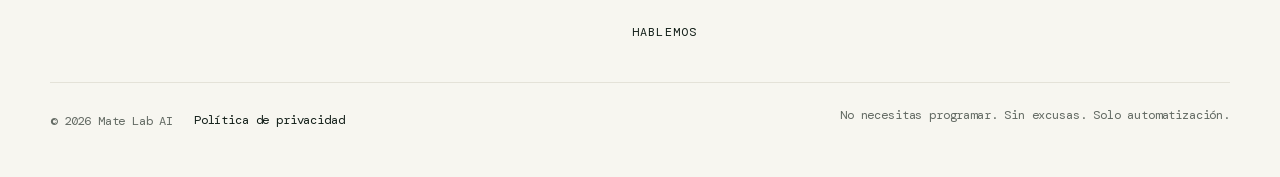
<file: es/register.html>
<!doctype html>
<html lang="es-419" data-estilo="claro">
<head>
<meta charset="utf-8">
<meta name="viewport" content="width=device-width, initial-scale=1">
<title>Contáctanos | Mate Lab AI</title>
<meta name="description" content="Pregúntanos lo que quieras sobre automatización con IA para tu negocio. Envía una consulta corta y te respondemos en un plazo de 48 horas.">
<link rel="canonical" href="https://matelabai.com.au/es/register">
<meta name="robots" content="noindex, nofollow">
<meta name="theme-color" content="#1E8A55">
<link rel="icon" href="../favicon.ico" sizes="32x32">
<link rel="icon" href="../icono.svg" type="image/svg+xml">
<link rel="apple-touch-icon" href="../apple-touch-icon.png">
<link rel="manifest" href="../manifest.webmanifest">
<meta property="og:type" content="website">
<meta property="og:site_name" content="Mate Lab AI">
<meta property="og:title" content="Contáctanos | Mate Lab AI">
<meta property="og:description" content="Pregúntanos lo que quieras sobre automatización con IA para tu negocio. Envía una consulta corta y te respondemos en un plazo de 48 horas.">
<meta property="og:url" content="https://matelabai.com.au/es/register">
<meta property="og:locale" content="en_AU">
<meta property="og:image" content="https://matelabai.com.au/img/social-social.df6d7ce9.jpg">
<meta property="og:image:width" content="1200">
<meta property="og:image:height" content="630">
<meta property="og:image:alt" content="Contáctanos | Mate Lab AI">
<meta name="twitter:card" content="summary_large_image">
<meta name="twitter:title" content="Contáctanos | Mate Lab AI">
<meta name="twitter:description" content="Pregúntanos lo que quieras sobre automatización con IA para tu negocio. Envía una consulta corta y te respondemos en un plazo de 48 horas.">
<meta name="twitter:image" content="https://matelabai.com.au/img/social-social.df6d7ce9.jpg">
<link rel="preload" href="../fuentes/dm-mono-latin.3062236e.woff2" as="font" type="font/woff2" crossorigin>
<link rel="preload" href="../fuentes/dm-mono-latin.fd7521f3.woff2" as="font" type="font/woff2" crossorigin>
<style>@font-face{font-family:'DM Mono';font-style:normal;font-weight:300;font-display:swap;src:url(../fuentes/dm-mono-latin-ext.2dd0183d.woff2) format('woff2');unicode-range:U+0100-02BA, U+02BD-02C5, U+02C7-02CC, U+02CE-02D7, U+02DD-02FF, U+0304, U+0308, U+0329, U+1D00-1DBF, U+1E00-1E9F, U+1EF2-1EFF, U+2020, U+20A0-20AB, U+20AD-20C4, U+2113, U+2C60-2C7F, U+A720-A7FF}
@font-face{font-family:'DM Mono';font-style:normal;font-weight:300;font-display:swap;src:url(../fuentes/dm-mono-latin.3062236e.woff2) format('woff2');unicode-range:U+0000-00FF, U+0131, U+0152-0153, U+02BB-02BC, U+02C6, U+02DA, U+02DC, U+0304, U+0308, U+0329, U+2000-206F, U+20AC, U+2122, U+2191, U+2193, U+2212, U+2215, U+FEFF, U+FFFD}
@font-face{font-family:'DM Mono';font-style:normal;font-weight:400;font-display:swap;src:url(../fuentes/dm-mono-latin-ext.7f8712cb.woff2) format('woff2');unicode-range:U+0100-02BA, U+02BD-02C5, U+02C7-02CC, U+02CE-02D7, U+02DD-02FF, U+0304, U+0308, U+0329, U+1D00-1DBF, U+1E00-1E9F, U+1EF2-1EFF, U+2020, U+20A0-20AB, U+20AD-20C4, U+2113, U+2C60-2C7F, U+A720-A7FF}
@font-face{font-family:'DM Mono';font-style:normal;font-weight:400;font-display:swap;src:url(../fuentes/dm-mono-latin.fd7521f3.woff2) format('woff2');unicode-range:U+0000-00FF, U+0131, U+0152-0153, U+02BB-02BC, U+02C6, U+02DA, U+02DC, U+0304, U+0308, U+0329, U+2000-206F, U+20AC, U+2122, U+2191, U+2193, U+2212, U+2215, U+FEFF, U+FFFD}
@font-face{font-family:'DM Mono';font-style:normal;font-weight:500;font-display:swap;src:url(../fuentes/dm-mono-latin-ext.e284f2a1.woff2) format('woff2');unicode-range:U+0100-02BA, U+02BD-02C5, U+02C7-02CC, U+02CE-02D7, U+02DD-02FF, U+0304, U+0308, U+0329, U+1D00-1DBF, U+1E00-1E9F, U+1EF2-1EFF, U+2020, U+20A0-20AB, U+20AD-20C4, U+2113, U+2C60-2C7F, U+A720-A7FF}
@font-face{font-family:'DM Mono';font-style:normal;font-weight:500;font-display:swap;src:url(../fuentes/dm-mono-latin.0e263db5.woff2) format('woff2');unicode-range:U+0000-00FF, U+0131, U+0152-0153, U+02BB-02BC, U+02C6, U+02DA, U+02DC, U+0304, U+0308, U+0329, U+2000-206F, U+20AC, U+2122, U+2191, U+2193, U+2212, U+2215, U+FEFF, U+FFFD}
@font-face{font-family:'Syne';font-style:normal;font-weight:700 800;font-display:swap;src:url(../fuentes/syne-latin-ext.79bc8392.woff2) format('woff2');unicode-range:U+0100-02BA, U+02BD-02C5, U+02C7-02CC, U+02CE-02D7, U+02DD-02FF, U+0304, U+0308, U+0329, U+1D00-1DBF, U+1E00-1E9F, U+1EF2-1EFF, U+2020, U+20A0-20AB, U+20AD-20C4, U+2113, U+2C60-2C7F, U+A720-A7FF}
@font-face{font-family:'Syne';font-style:normal;font-weight:700 800;font-display:swap;src:url(../fuentes/syne-latin.cfff4120.woff2) format('woff2');unicode-range:U+0000-00FF, U+0131, U+0152-0153, U+02BB-02BC, U+02C6, U+02DA, U+02DC, U+0304, U+0308, U+0329, U+2000-206F, U+20AC, U+2122, U+2191, U+2193, U+2212, U+2215, U+FEFF, U+FFFD}
@font-face{font-family:'Instrument Serif';font-style:italic;font-weight:400;font-display:swap;src:url(../fuentes/instrument-serif-italica-latin-ext.a04fc7ed.woff2) format('woff2');unicode-range:U+0100-02BA, U+02BD-02C5, U+02C7-02CC, U+02CE-02D7, U+02DD-02FF, U+0304, U+0308, U+0329, U+1D00-1DBF, U+1E00-1E9F, U+1EF2-1EFF, U+2020, U+20A0-20AB, U+20AD-20C4, U+2113, U+2C60-2C7F, U+A720-A7FF}
@font-face{font-family:'Instrument Serif';font-style:italic;font-weight:400;font-display:swap;src:url(../fuentes/instrument-serif-italica-latin.6ee678c3.woff2) format('woff2');unicode-range:U+0000-00FF, U+0131, U+0152-0153, U+02BB-02BC, U+02C6, U+02DA, U+02DC, U+0304, U+0308, U+0329, U+2000-206F, U+20AC, U+2122, U+2191, U+2193, U+2212, U+2215, U+FEFF, U+FFFD}</style>
<link rel="stylesheet" href="../css/sitio.b0ec51ce.css">
<link rel="stylesheet" href="../css/contacto.98699e53.css">
<link rel="stylesheet" href="../css/legal.db2b0c21.css">
<style>:root{--primario:#1E8A55;--secundario:#2BB673;--tinta:#14201A;--fondo:#F7F6F0;--sobre-primario:#FFFFFF;--primario-boton:#1E8552;--sobre-secundario:#14201A;--secundario-boton:#2BB673;--escenario-a:#4BA177;--escenario-b:#2BB673;--sobre-escenario:#14201A;--primario-texto:#1D7F4F;--secundario-texto:#227A4F;--fuente-texto:'DM Mono', system-ui, -apple-system, 'Segoe UI', Roboto, 'Helvetica Neue', Arial, sans-serif;--fuente-titulos:'Syne', system-ui, -apple-system, 'Segoe UI', Roboto, 'Helvetica Neue', Arial, sans-serif}</style>
<script>document.documentElement.classList.add('js');setTimeout(function(){if(!window.SITIO_LISTO)document.documentElement.classList.remove('js')},3000);window.SITIO={"nombre":"Mate Lab AI","whatsapp":null,"mensaje_whatsapp":"","formulario":{"destino":"whatsapp","webhook":null},"pixel":false};</script>



<link rel="alternate" hreflang="en-AU" href="https://matelabai.com.au/register">
<link rel="alternate" hreflang="es-419" href="https://matelabai.com.au/es/register">
<link rel="alternate" hreflang="x-default" href="https://matelabai.com.au/register">
</head>
<body>
<a class="saltar" href="#contenido">Saltar al contenido</a>
<header class="barra">
  <div class="contenedor barra-dentro">
    <a class="marca" href="../es/" aria-label="Mate Lab AI, inicio">
  <svg class="marca-arbol" viewBox="0 0 52 52" fill="none" aria-hidden="true" focusable="false">
    <g class="arbol-lineas"><line x1="21.46" y1="20.92" x2="15.54" y2="31.08"/><line x1="30.54" y1="20.92" x2="36.46" y2="31.08"/><line x1="20" y1="38.85" x2="32" y2="38.85"/></g>
    <g class="arbol-nodos"><circle cx="26" cy="13.15" r="5.0625"/><circle cx="11" cy="38.85" r="5.0625"/><circle cx="41" cy="38.85" r="5.0625"/></g>
  </svg>
  <span class="marca-palabra" aria-hidden="true"><span class="mate">mate</span><span class="lab">lab‑ai</span></span>
</a>

    <nav class="menu" id="menu" aria-label="Principal">
      <a href="../es/#demos">Demos en vivo</a>
      <a href="../es/#how">Cómo trabajamos</a>
      <a href="../es/#services">Servicios</a>
      <a href="../es/#workshops">Talleres</a>
      <a href="../es/#team">Equipo</a>
      <a class="boton boton-principal" href="../es/contact">Hablemos</a>
    </nav>
    <a class="idioma" href="../" hreflang="en-AU" lang="en" aria-label="Switch to English"><span>EN</span><span aria-hidden="true">/</span><span class="actual">ES</span></a>
    <button class="menu-boton" type="button" data-menu-boton aria-expanded="false" aria-controls="menu" aria-label="Abrir menú"><span></span><span></span></button>
  </div>
</header>

<main id="contenido">

  <section class="seccion contacto">
    <div class="contenedor contacto-dentro">

      <header class="contacto-cabecera" data-registro-cabecera>
        <p class="rotulo">Contáctanos</p>
        <h1><span class="renglon">Cuéntanos cómo podemos impulsar</span> <span class="renglon verde">tu negocio.</span></h1>
        <ul class="promesas"><li>Pregúntanos lo que quieras</li><li>Empieza a automatizar</li><li>Estamos para ayudarte</li></ul>
      </header>

      <form class="formulario contacto-formulario" data-formulario data-registro data-destino="https://docs.google.com/forms/d/e/1FAIpQLSeOw0Vu6Rnv41kIs67wgrxmrhNVngquBFID1m9_i-Ta9nT2WA/formResponse" autocomplete="on">
        <div class="trampa" data-trampa aria-hidden="true">
          <label for="r-sitio">No llenes este campo</label>
          <input id="r-sitio" name="sitio_web" type="text" tabindex="-1" autocomplete="off">
        </div>

        <noscript><p class="sin-conexion">Este formulario necesita JavaScript. También puedes escribirnos a <a href="mailto:info@matelabai.com.au">info@matelabai.com.au</a>.</p></noscript>

        <div class="dos">
          <div class="campo" data-campo>
            <label for="r-nombre">Nombre</label>
            <input id="r-nombre" name="firstName" type="text" placeholder="Ana" autocomplete="given-name" required>
            <span class="error" aria-live="polite"></span>
          </div>
          <div class="campo" data-campo>
            <label for="r-apellido">Apellido</label>
            <input id="r-apellido" name="lastName" type="text" placeholder="Martínez" autocomplete="family-name" required>
            <span class="error" aria-live="polite"></span>
          </div>
        </div>

        <div class="campo" data-campo>
          <label for="r-correo">Correo electrónico</label>
          <input id="r-correo" name="email" type="email" inputmode="email" placeholder="hola@tuempresa.com" autocomplete="email" required>
          <span class="error" aria-live="polite"></span>
        </div>

        <div class="campo" data-campo>
          <label for="r-telefono">Teléfono <span class="opcional">(opcional)</span></label>
          <div class="telefono">
            <select id="r-pais" name="countryCode" aria-label="Código de país" autocomplete="tel-country-code"><option value="+61" selected>🇦🇺 +61 Australia</option><option value="+64">🇳🇿 +64 New Zealand</option><option value="+1">🇺🇸 +1 USA / Canada</option><option value="+44">🇬🇧 +44 UK</option><option value="+353">🇮🇪 +353 Ireland</option><option value="+65">🇸🇬 +65 Singapore</option><option value="+852">🇭🇰 +852 Hong Kong</option><option value="+81">🇯🇵 +81 Japan</option><option value="+82">🇰🇷 +82 South Korea</option><option value="+86">🇨🇳 +86 China</option><option value="+91">🇮🇳 +91 India</option><option value="+62">🇮🇩 +62 Indonesia</option><option value="+60">🇲🇾 +60 Malaysia</option><option value="+63">🇵🇭 +63 Philippines</option><option value="+66">🇹🇭 +66 Thailand</option><option value="+84">🇻🇳 +84 Vietnam</option><option value="+971">🇦🇪 +971 UAE</option><option value="+966">🇸🇦 +966 Saudi Arabia</option><option value="+972">🇮🇱 +972 Israel</option><option value="+90">🇹🇷 +90 Turkey</option><option value="+27">🇿🇦 +27 South Africa</option><option value="+234">🇳🇬 +234 Nigeria</option><option value="+254">🇰🇪 +254 Kenya</option><option value="+20">🇪🇬 +20 Egypt</option><option value="+33">🇫🇷 +33 France</option><option value="+49">🇩🇪 +49 Germany</option><option value="+34">🇪🇸 +34 Spain</option><option value="+39">🇮🇹 +39 Italy</option><option value="+351">🇵🇹 +351 Portugal</option><option value="+31">🇳🇱 +31 Netherlands</option><option value="+32">🇧🇪 +32 Belgium</option><option value="+41">🇨🇭 +41 Switzerland</option><option value="+43">🇦🇹 +43 Austria</option><option value="+46">🇸🇪 +46 Sweden</option><option value="+47">🇳🇴 +47 Norway</option><option value="+45">🇩🇰 +45 Denmark</option><option value="+358">🇫🇮 +358 Finland</option><option value="+48">🇵🇱 +48 Poland</option><option value="+420">🇨🇿 +420 Czechia</option><option value="+30">🇬🇷 +30 Greece</option><option value="+40">🇷🇴 +40 Romania</option><option value="+36">🇭🇺 +36 Hungary</option><option value="+380">🇺🇦 +380 Ukraine</option><option value="+52">🇲🇽 +52 Mexico</option><option value="+55">🇧🇷 +55 Brazil</option><option value="+54">🇦🇷 +54 Argentina</option><option value="+56">🇨🇱 +56 Chile</option><option value="+57">🇨🇴 +57 Colombia</option><option value="+51">🇵🇪 +51 Peru</option><option value="+598">🇺🇾 +598 Uruguay</option><option value="+593">🇪🇨 +593 Ecuador</option><option value="+506">🇨🇷 +506 Costa Rica</option></select>
            <input id="r-telefono" name="phone" type="tel" inputmode="tel" autocomplete="tel-national" placeholder="412 345 678">
          </div>
          <span class="error" aria-live="polite"></span>
        </div>

        <div class="campo" data-campo>
          <label for="r-tipo">Soy...</label>
          <select id="r-tipo" name="type" required><option value="">Selecciona una opción</option><option value="Business owner / Founder">Dueño de negocio / Fundador</option><option value="Self Employed">Trabajador independiente</option><option value="Corporate team member">Miembro de un equipo corporativo</option><option value="Freelancer / Consultant">Freelancer / Consultor</option><option value="Just curious">Solo estoy explorando</option></select>
          <span class="error" aria-live="polite"></span>
        </div>

        <div class="campo" data-campo>
          <div class="campo-arriba"><label for="r-ayuda">¿Cómo podemos ayudarte? <span class="opcional">(opcional)</span></label><span class="contador" data-contador aria-hidden="true">0/400</span></div>
          <textarea id="r-ayuda" name="assist" rows="4" maxlength="400" placeholder="Cuéntanos brevemente qué te gustaría automatizar o mejorar..."></textarea>
          <span class="error" aria-live="polite"></span>
        </div>

        <div class="botones"><button class="boton boton-principal boton-grande con-flecha-derecha" type="submit" data-enviar data-texto="Enviar consulta">Enviar consulta</button></div>
        <p class="nota-formulario">Nos pondremos en contacto contigo en un plazo de 48 horas</p>
        <p class="aviso-corto">Usamos tus datos solo para responder a tu consulta. Lee nuestra <a href="../privacy">política de privacidad</a>.</p>
        <p class="estado-formulario solo-lectores" role="status" aria-live="polite"></p>
      </form>

      <div class="registro-gracias" data-registro-gracias hidden>
        <svg class="gracias-icono" viewBox="0 0 24 24" aria-hidden="true" focusable="false"><path d="M22 11.08V12a10 10 0 1 1-5.93-9.14"/><path d="m22 4-10 10.01-3-3"/></svg>
        <h2 class="gracias-titulo" tabindex="-1">¡Gracias!</h2>
        <p>Recibimos tu mensaje. Nos pondremos en contacto contigo muy pronto.</p>
        <div class="botones"><a class="boton boton-principal" href="../es/">Volver al inicio</a></div>
      </div>

    </div>
  </section>

</main>
<footer class="pie">
  <div class="contenedor">
    <div class="pie-dentro">
      <div class="pie-marca">
        <a class="marca" href="../es/" aria-label="Mate Lab AI, inicio">
  <svg class="marca-arbol" viewBox="0 0 52 52" fill="none" aria-hidden="true" focusable="false">
    <g class="arbol-lineas"><line x1="21.46" y1="20.92" x2="15.54" y2="31.08"/><line x1="30.54" y1="20.92" x2="36.46" y2="31.08"/><line x1="20" y1="38.85" x2="32" y2="38.85"/></g>
    <g class="arbol-nodos"><circle cx="26" cy="13.15" r="5.0625"/><circle cx="11" cy="38.85" r="5.0625"/><circle cx="41" cy="38.85" r="5.0625"/></g>
  </svg>
  <span class="marca-palabra" aria-hidden="true"><span class="mate">mate</span><span class="lab">lab‑ai</span></span>
</a>

      </div>
      <div>
        <h2 class="pie-titulo">Navegación</h2>
        <ul class="pie-menu">
          <li><a href="../es/#demos">Demos en vivo</a></li>
          <li><a href="../es/#how">Cómo trabajamos</a></li>
          <li><a href="../es/#services">Servicios</a></li>
          <li><a href="../es/#workshops">Talleres</a></li>
          <li><a href="../es/contact">Hablemos</a></li>
        </ul>
      </div>
      <div>
        <h2 class="pie-titulo">Conecta</h2>
        <ul class="pie-contacto">
          <li><a href="https://instagram.com/matelab.ai" rel="noopener"><svg viewBox="0 0 24 24" aria-hidden="true" focusable="false"><rect x="3.5" y="3.5" width="17" height="17" rx="5"/><circle cx="12" cy="12" r="4"/><path d="M17.2 6.8h.01"/></svg>@matelab.ai</a></li>
          <li><a href="../es/register"><svg viewBox="0 0 24 24" aria-hidden="true" focusable="false"><rect x="3" y="5" width="18" height="14" rx="2.5"/><path d="m4 7.5 8 5.5 8-5.5"/></svg>Formulario de contacto</a></li>
          <li><a href="../es/contact"><svg viewBox="0 0 24 24" aria-hidden="true" focusable="false"><path d="M5 4h4l2 5-2.5 1.5a11 11 0 0 0 5 5L15 13l5 2v4a2 2 0 0 1-2 2A16 16 0 0 1 3 6a2 2 0 0 1 2-2"/></svg>Hablemos</a></li>
        </ul>
      </div>
    </div>
    <div class="pie-final">
      <span>© 2026 Mate Lab AI <a href="../privacy">Política de privacidad</a></span>
      <span>No necesitas programar. Sin excusas. Solo automatización.</span>
    </div>
  </div>
</footer>

<script src="../js/sitio.51dc51d8.js" defer></script>
<script src="../js/registro.7cf9b3a1.js" defer></script>
</body>
</html>
</file>
<file: css/sitio.b0ec51ce.css>
:root{--margen: clamp(16px, 4.5vw, 44px);--ancho: 1180px;--hueco: clamp(16px, 2.4vw, 28px);--radio: 24px;--radio-chico: 16px;--radio-boton: 999px;--borde: 1px solid color-mix(in oklab, var(--tinta) 10%, transparent);--borde-boton: 0 solid transparent;--sombra: 0 1px 2px rgb(0 0 0 / .04), 0 10px 30px -12px rgb(0 0 0 / .14);--sombra-alta: 0 2px 4px rgb(0 0 0 / .05), 0 24px 48px -18px rgb(0 0 0 / .22);--sombra-boton: 0 8px 22px -10px color-mix(in oklab, var(--primario) 70%, transparent);--suave: color-mix(in oklab, var(--primario) 9%, var(--fondo));--suave-2: color-mix(in oklab, var(--secundario) 10%, var(--fondo));--tinta-suave: color-mix(in oklab, var(--tinta) 72%, var(--fondo));--linea: color-mix(in oklab, var(--tinta) 12%, var(--fondo));--tarjeta: color-mix(in oklab, var(--tinta) 2.5%, var(--fondo));--curva: cubic-bezier(.2, .7, .2, 1);--alto-barra: 68px}[data-estilo="calido"]{--radio: 20px;--radio-chico: 14px;--radio-boton: 14px;--borde: 2.5px solid var(--tinta);--borde-boton: 2.5px solid var(--tinta);--sombra: 5px 5px 0 var(--tinta);--sombra-alta: 8px 8px 0 var(--tinta);--sombra-boton: 4px 4px 0 var(--tinta);--tarjeta: var(--fondo)}[data-estilo="sobrio"]{--radio: 6px;--radio-chico: 4px;--radio-boton: 6px;--borde: 1px solid var(--linea);--sombra: none;--sombra-alta: 0 12px 32px -20px rgb(0 0 0 / .25);--sombra-boton: none}[data-estilo="apple"]{--radio: 28px;--radio-chico: 18px;--radio-boton: 980px;--borde: 0 solid transparent;--sombra: 0 1px 2px rgb(0 0 0 / .03), 0 18px 40px -28px rgb(0 0 0 / .24);--sombra-alta: 0 34px 64px -36px rgb(0 0 0 / .34);--sombra-boton: 0 12px 26px -14px color-mix(in oklab, var(--primario) 75%, transparent);--suave: #f5f5f7;--suave-2: #f5f5f7;--tarjeta: #f5f5f7;--linea: #d2d2d7}html[data-estilo="apple"]{--fuente-titulos: -apple-system, BlinkMacSystemFont, "SF Pro Display", "SF Pro Text", "Inter", "Helvetica Neue", Arial, sans-serif;--fuente-texto: -apple-system, BlinkMacSystemFont, "SF Pro Text", "SF Pro Display", "Inter", "Helvetica Neue", Arial, sans-serif}*, *::before, *::after{box-sizing: border-box}html{-webkit-text-size-adjust: 100%;text-size-adjust: 100%;scroll-behavior: smooth;scroll-padding-top: calc(var(--alto-barra) + 16px);overflow-x: clip}body{margin: 0;overflow-x: clip;background: var(--fondo);color: var(--tinta);font-family: var(--fuente-texto);font-size: 1.0625rem;line-height: 1.6;-webkit-font-smoothing: antialiased;text-rendering: optimizeLegibility;overflow-wrap: break-word}img, svg, video{max-width: 100%;height: auto;display: block}a{color: var(--primario-texto);text-underline-offset: .18em;text-decoration-thickness: .08em;overflow-wrap: anywhere}a:hover{text-decoration-thickness: .14em}:focus-visible{outline: 3px solid var(--primario-texto);outline-offset: 3px;border-radius: 6px}::selection{background: color-mix(in oklab, var(--primario) 30%, transparent)}h1, h2, h3, h4{font-family: var(--fuente-titulos);color: var(--tinta);margin: 0 0 .5em;font-weight: 800;line-height: 1.06;letter-spacing: -.03em;text-wrap: balance}h1, .titulo-gigante{font-size: clamp(2.35rem, 6.4vw, 5.25rem);letter-spacing: -.04em;line-height: 1.02}h2{font-size: clamp(1.85rem, 4.6vw, 3.5rem)}h3{font-size: clamp(1.2rem, 1.9vw, 1.5rem);line-height: 1.2;letter-spacing: -.015em}p{margin: 0 0 1em;text-wrap: pretty}ul, ol{padding-left: 1.2em}strong{font-weight: 700}.contenedor{width: min(var(--ancho), 100% - 2 * var(--margen));margin-inline: auto}.angosto{max-width: 760px}.centrado{text-align: center;margin-inline: auto}.seccion{padding-block: clamp(72px, 10vw, 136px)}.seccion-suave{background: var(--suave)}.seccion-escenario{padding-block: clamp(20px, 4vw, 56px)}.solo-lectores, .saltar:not(:focus){position: absolute !important;width: 1px;height: 1px;overflow: hidden;clip-path: inset(50%);white-space: nowrap}.saltar:focus{position: fixed;top: 12px;left: 12px;z-index: 100;padding: 12px 18px;background: var(--tinta);color: var(--fondo);border-radius: 10px;text-decoration: none;font-weight: 700}.antetitulo{display: inline-flex;align-items: center;gap: .55em;font-size: .9rem;font-weight: 700;letter-spacing: .02em;color: var(--primario-texto);margin-bottom: 1.1rem}.antetitulo::before{content: "";width: .55em;height: .55em;border-radius: 50%;background: var(--primario);box-shadow: 0 0 0 4px color-mix(in oklab, var(--primario) 22%, transparent)}.bajada{font-size: clamp(1.1rem, 1.6vw, 1.35rem);color: var(--tinta-suave);max-width: 60ch}.centrado .bajada{margin-inline: auto}.resaltado{background: linear-gradient(100deg, var(--primario-texto), var(--secundario-texto));-webkit-background-clip: text;background-clip: text;color: transparent}.encabezado-seccion{max-width: 820px;margin-bottom: clamp(36px, 5vw, 64px)}.encabezado-seccion.centrado{margin-inline: auto}.botones{display: flex;flex-wrap: wrap;gap: 12px;align-items: center}.centrado .botones{justify-content: center}.boton{display: inline-flex;align-items: center;justify-content: center;gap: .55em;min-height: 52px;padding: .8em 1.55em;border-radius: var(--radio-boton);border: var(--borde-boton);font: 700 1.05rem/1.1 var(--fuente-texto);text-decoration: none;white-space: nowrap;cursor: pointer;transition: transform .2s var(--curva), box-shadow .2s var(--curva), background-color .2s}.boton svg{width: 1.25em;height: 1.25em;flex: none}.boton:hover{transform: translateY(-2px)}.boton:active{transform: translateY(1px)}.boton-principal{background: var(--primario-boton);color: var(--sobre-primario);box-shadow: var(--sombra-boton)}.boton-secundario{background: color-mix(in oklab, var(--tinta) 6%, transparent);color: var(--tinta)}[data-estilo="calido"] .boton-secundario{background: var(--fondo);box-shadow: var(--sombra-boton)}.boton-whatsapp{background: #25D366;color: #08260F;box-shadow: 0 8px 22px -10px rgb(37 211 102 / .7)}[data-estilo="calido"] .boton-whatsapp{box-shadow: var(--sombra-boton)}.boton-grande{min-height: 60px;font-size: clamp(.98rem, 3.6vw, 1.12rem);padding-inline: clamp(1.1em, 4vw, 1.9em)}.nota-boton{font-size: .92rem;color: var(--tinta-suave);margin-top: .9rem}.barra{position: sticky;top: 0;z-index: 40;isolation: isolate;border-bottom: 1px solid color-mix(in oklab, var(--tinta) 7%, transparent)}.barra::before{content: "";position: absolute;inset: 0;z-index: -1;background: color-mix(in oklab, var(--fondo) 82%, transparent);-webkit-backdrop-filter: saturate(1.8) blur(16px);backdrop-filter: saturate(1.8) blur(16px)}[data-estilo="calido"] .barra{border-bottom: 2.5px solid var(--tinta)}[data-estilo="calido"] .barra::before{background: var(--fondo)}.barra-dentro{display: flex;align-items: center;justify-content: space-between;gap: 16px;min-height: var(--alto-barra)}.marca{display: inline-flex;align-items: center;gap: 10px;min-height: 44px;font: 800 1.12rem/1 var(--fuente-titulos);letter-spacing: -.02em;color: var(--tinta);text-decoration: none}.marca img{width: 34px;height: 34px}.menu{display: flex;align-items: center;gap: clamp(8px, 2vw, 28px)}.menu a:not(.boton){display: inline-flex;align-items: center;min-height: 44px;color: var(--tinta);text-decoration: none;font-weight: 600;font-size: .98rem}.menu a:not(.boton):hover{color: var(--primario-texto)}.menu .boton{min-height: 44px;padding-block: .55em;font-size: .98rem}.menu-boton{display: none;width: 48px;height: 48px;border: 0;border-radius: 12px;background: color-mix(in oklab, var(--tinta) 6%, transparent);cursor: pointer;align-items: center;justify-content: center;flex-direction: column;gap: 6px}.menu-boton span{display: block;width: 20px;height: 2px;background: var(--tinta);border-radius: 2px;transition: transform .25s var(--curva)}.menu-boton[aria-expanded="true"] span:first-child{transform: translateY(4px) rotate(45deg)}.menu-boton[aria-expanded="true"] span:last-child{transform: translateY(-4px) rotate(-45deg)}@media (max-width: 899px){.menu-boton{display: inline-flex}.menu{position: fixed;inset: var(--alto-barra) 0 0 0;z-index: 39;flex-direction: column;align-items: stretch;gap: 4px;padding: 20px var(--margen) calc(28px + env(safe-area-inset-bottom));background: var(--fondo);overflow-y: auto;visibility: hidden;opacity: 0;transform: translateY(-8px);transition: opacity .25s var(--curva), transform .25s var(--curva), visibility 0s .25s}.menu.abierto{visibility: visible;opacity: 1;transform: none;transition-delay: 0s}.menu a:not(.boton){font: 700 1.6rem/1.2 var(--fuente-titulos);padding-block: 12px;border-bottom: 1px solid var(--linea)}.menu .boton{margin-top: 18px;min-height: 56px;font-size: 1.08rem}body.menu-abierto{overflow: hidden}}.portada{padding-block: clamp(48px, 8vw, 112px) clamp(56px, 8vw, 104px);overflow: clip}.portada-dentro{display: grid;gap: clamp(36px, 5vw, 72px);align-items: center;grid-template-columns: minmax(0, 1fr)}@media (min-width: 960px){.portada-dentro{grid-template-columns: minmax(0, 1.08fr) minmax(0, .92fr)}}.portada h1{margin-bottom: .32em}.portada .bajada{margin-bottom: 1.8rem}.confianza{display: flex;flex-wrap: wrap;gap: 10px 22px;margin-top: 1.6rem;color: var(--tinta-suave);font-size: .95rem;font-weight: 600}.confianza span{display: inline-flex;align-items: center;gap: .45em}.confianza span::before{content: "✓";color: var(--primario-texto);font-weight: 800}.portada-visual{position: relative;isolation: isolate}.portada-visual::before{content: "";position: absolute;inset: 8% 6%;z-index: -1;border-radius: 50%;background: radial-gradient(closest-side, color-mix(in oklab, var(--primario) 55%, transparent), transparent), radial-gradient(closest-side, color-mix(in oklab, var(--secundario) 50%, transparent), transparent) 60% 40% / 80% 80% no-repeat;filter: blur(40px);opacity: .7}.portada-visual img, .portada-visual .ilustracion{border-radius: calc(var(--radio) + 8px);box-shadow: var(--sombra-alta);border: var(--borde)}.escenario{position: relative;isolation: isolate;overflow: clip;border-radius: clamp(24px, 4vw, 44px);padding: clamp(32px, 7vw, 96px) clamp(14px, 5vw, 88px);background: linear-gradient(135deg, var(--escenario-a), color-mix(in oklab, var(--escenario-a) 50%, var(--escenario-b)) 55%, var(--escenario-b));color: var(--sobre-escenario);border: var(--borde);box-shadow: var(--sombra-alta)}.escenario::before{content: "";position: absolute;z-index: -1;width: 140%;aspect-ratio: 1;left: -20%;top: -70%;background: conic-gradient(from 0deg, transparent, rgb(255 255 255 / .08), transparent 30%, rgb(255 255 255 / .05), transparent 60%);animation: girar 28s linear infinite}.escenario h2, .escenario h3, .escenario p, .escenario .antetitulo{color: var(--sobre-escenario)}.escenario .antetitulo::before{background: currentColor;box-shadow: none}.escenario .bajada{color: var(--sobre-escenario);opacity: .92}.escenario .boton-principal{background: var(--fondo);color: var(--tinta);box-shadow: 0 10px 30px -12px rgb(0 0 0 / .4)}.escenario .tarjeta{color: var(--tinta);padding: clamp(18px, 4.5vw, 34px)}.escenario .tarjeta :is(h2, h3, p, label, .antetitulo){color: var(--tinta)}.escenario .tarjeta .aviso-corto{color: var(--tinta-suave)}.escenario .tarjeta .boton-principal{background: var(--primario-boton);color: var(--sobre-primario)}@keyframes girar{to{transform: rotate(1turn)}}.rejilla{display: grid;gap: var(--hueco);grid-template-columns: repeat(auto-fit, minmax(min(100%, 264px), 1fr))}@media (min-width: 960px){.rejilla{grid-template-columns: repeat(3, minmax(0, 1fr))}.rejilla:has(> :nth-child(4):last-child), .rejilla:has(> :nth-child(2):last-child){grid-template-columns: repeat(2, minmax(0, 1fr))}.rejilla:has(> :only-child){grid-template-columns: minmax(0, 1fr);max-width: 760px;margin-inline: auto}}@media (min-width: 1180px){.rejilla:has(> :nth-child(4):last-child){grid-template-columns: repeat(4, minmax(0, 1fr))}}:is(.rejilla, .rejilla-2, .planes, .pasos, .numeros, .objeciones, .pie-dentro, .portada-dentro, .formulario, .campo) > *{min-width: 0}.rejilla-2{display: grid;gap: var(--hueco);grid-template-columns: repeat(auto-fit, minmax(min(100%, 380px), 1fr));align-items: center}.tarjeta{background: var(--tarjeta);border: var(--borde);border-radius: var(--radio);padding: clamp(24px, 2.8vw, 34px);box-shadow: var(--sombra);transition: transform .3s var(--curva), box-shadow .3s var(--curva)}.tarjeta:hover{transform: translateY(-4px);box-shadow: var(--sombra-alta)}.tarjeta h3{margin-bottom: .45em}.tarjeta p{color: var(--tinta-suave);margin: 0}.icono{display: grid;place-items: center;width: 56px;height: 56px;margin-bottom: 20px;border-radius: var(--radio-chico);font-size: 1.6rem;background: var(--suave);color: var(--primario-texto);border: var(--borde)}.tarjeta:nth-child(3n+2) .icono{background: var(--suave-2);color: var(--secundario-texto)}.icono svg{width: 28px;height: 28px}.dolores{display: grid;gap: 14px;list-style: none;padding: 0;margin: 0;align-self: center}.dolores li{display: flex;gap: 14px;align-items: flex-start;padding: 18px 20px;border-radius: var(--radio-chico);background: var(--tarjeta);border: var(--borde);font-weight: 600}.dolores li::before{content: "✕";flex: none;width: 28px;height: 28px;display: grid;place-items: center;border-radius: 50%;background: color-mix(in oklab, #E5484D 14%, var(--fondo));color: #B4232A;font-size: .85rem;font-weight: 800}.pasos{counter-reset: paso;display: grid;gap: var(--hueco);grid-template-columns: repeat(auto-fit, minmax(min(100%, 240px), 1fr));list-style: none;padding: 0;margin: 0}.pasos li{counter-increment: paso;position: relative;padding: 28px;border-radius: var(--radio);background: var(--tarjeta);border: var(--borde);box-shadow: var(--sombra)}.pasos li::before{content: counter(paso);display: grid;place-items: center;width: 48px;height: 48px;margin-bottom: 18px;border-radius: 50%;background: var(--primario-boton);color: var(--sobre-primario);font: 800 1.2rem/1 var(--fuente-titulos)}.pasos h3{margin-bottom: .35em}.pasos p{margin: 0;color: var(--tinta-suave)}.numeros{display: grid;gap: var(--hueco);grid-template-columns: repeat(auto-fit, minmax(min(100%, 200px), 1fr));text-align: center}.numero strong{display: block;font: 800 clamp(2.6rem, 6vw, 4.4rem)/1 var(--fuente-titulos);letter-spacing: -.04em}.numero span{display: block;margin-top: .5em;font-weight: 600;opacity: .9}.testimonio{display: flex;flex-direction: column;gap: 18px;margin: 0}.testimonio blockquote{margin: 0;font-size: 1.12rem;line-height: 1.55;color: var(--tinta)}.testimonio blockquote::before{content: "“";display: block;font: 800 3.4rem/.6 var(--fuente-titulos);color: var(--primario-texto);margin-bottom: 10px}.testimonio figcaption{display: flex;align-items: center;gap: 12px;margin-top: auto}.testimonio figcaption img, .avatar{width: 46px;height: 46px;border-radius: 50%;flex: none}.avatar{display: grid;place-items: center;background: var(--suave);color: var(--primario-texto);font-weight: 800}.testimonio cite{font-style: normal;font-weight: 700;display: block}.testimonio small{color: var(--tinta-suave)}.planes{display: grid;gap: var(--hueco);grid-template-columns: repeat(auto-fit, minmax(min(100%, 290px), 1fr));align-items: stretch}.plan{display: flex;flex-direction: column;gap: 18px;position: relative}.plan .precio{font: 800 clamp(2.4rem, 5vw, 3.3rem)/1 var(--fuente-titulos);letter-spacing: -.04em}.plan .precio small{font: 600 1rem/1 var(--fuente-texto);color: var(--tinta-suave);letter-spacing: 0}.plan ul{list-style: none;padding: 0;margin: 0;display: grid;gap: 10px}.plan li{display: flex;gap: 10px}.plan li::before{content: "✓";color: var(--primario-texto);font-weight: 800}.plan .boton{margin-top: auto}.plan-destacado{border-color: var(--primario);box-shadow: 0 0 0 2px var(--primario), var(--sombra-alta)}[data-estilo="calido"] .plan-destacado{background: var(--suave)}.etiqueta-plan{position: absolute;top: -14px;left: 50%;transform: translateX(-50%);padding: 6px 14px;border-radius: 999px;white-space: nowrap;background: var(--primario-boton);color: var(--sobre-primario);font-size: .82rem;font-weight: 800}.preguntas{display: grid;gap: 12px;max-width: 860px;margin-inline: auto}.preguntas details{border-radius: var(--radio-chico);background: var(--tarjeta);border: var(--borde)}.preguntas summary{list-style: none;cursor: pointer;display: flex;justify-content: space-between;align-items: center;gap: 16px;padding: 20px 22px;min-height: 56px;font-weight: 700;font-size: 1.08rem}.preguntas summary::-webkit-details-marker{display: none}.preguntas summary::after{content: "+";flex: none;width: 32px;height: 32px;display: grid;place-items: center;border-radius: 50%;background: var(--suave);color: var(--primario-texto);font-size: 1.3rem;font-weight: 600;transition: transform .25s var(--curva)}.preguntas details[open] summary::after{transform: rotate(45deg)}.preguntas details > div{padding: 0 22px 20px;color: var(--tinta-suave)}.preguntas details > div p:last-child{margin: 0}.escenario .pasos{grid-template-columns: minmax(0, 1fr);gap: 14px}.escenario .pasos li{display: grid;grid-template-columns: auto minmax(0, 1fr);column-gap: 16px;align-items: start;padding: clamp(18px, 3vw, 26px);background: var(--fondo);color: var(--tinta);box-shadow: 0 16px 32px -20px rgb(0 0 0 / .5)}[data-estilo="calido"] .escenario .pasos li{box-shadow: var(--sombra)}.escenario .pasos li::before{grid-row: span 2;width: 40px;height: 40px;margin: 0;font-size: 1.05rem}.escenario .pasos :is(h3, p){color: inherit}.escenario .pasos p{color: var(--tinta-suave)}.escenario + .numeros{margin-top: clamp(40px, 6vw, 72px)}.objeciones{display: grid;gap: clamp(28px, 4vw, 44px) var(--hueco);grid-template-columns: minmax(0, 1fr);list-style: none;padding: 0;margin: 0}@media (min-width: 700px){.objeciones{grid-template-columns: repeat(2, minmax(0, 1fr))}}@media (min-width: 960px){.objeciones:has(> :nth-child(3):last-child){grid-template-columns: repeat(3, minmax(0, 1fr))}}.objeciones li{padding-top: 22px;border-top: 2px solid var(--linea)}[data-estilo="calido"] .objeciones li{border-top: 2.5px solid var(--tinta)}.objeciones h3{font-size: clamp(1.3rem, 2.3vw, 1.75rem);margin-bottom: .4em}.objeciones p{margin: 0;color: var(--tinta-suave)}.garantia{display: flex;flex-wrap: wrap;align-items: center;gap: 14px 24px;max-width: 860px;margin: clamp(28px, 4vw, 48px) auto 0}.garantia .icono{margin: 0;flex: none}.garantia > div:last-child{flex: 1 1 240px;min-width: 0}.garantia h3{margin-bottom: .3em}.siguientes{counter-reset: siguiente;list-style: none;padding: 0;margin: 0 0 1.6rem;display: grid;gap: 12px}.siguientes li{counter-increment: siguiente;display: flex;gap: 12px;align-items: flex-start;font-weight: 600;line-height: 1.45}.siguientes li::before{content: counter(siguiente);flex: none;display: grid;place-items: center;width: 30px;height: 30px;border-radius: 50%;background: color-mix(in oklab, currentColor 20%, transparent);font: 800 .95rem/1 var(--fuente-titulos)}.franja{position: relative;overflow: clip;padding-block: 16px;border-block: 1px solid var(--linea);background: var(--tarjeta)}.franja-pista{display: flex;width: max-content;animation: franja 38s linear infinite}.franja-pista ul{display: flex;gap: clamp(28px, 5vw, 64px);list-style: none;margin: 0;padding: 0 clamp(14px, 2.5vw, 32px)}.franja-pista li{white-space: nowrap;font-weight: 700;color: var(--tinta-suave);display: flex;align-items: center;gap: .5em}.franja:hover .franja-pista, .franja:focus-within .franja-pista, .franja.pausada .franja-pista{animation-play-state: paused}.franja-pausa{position: absolute;right: 8px;top: 50%;transform: translateY(-50%);min-height: 32px;min-width: 32px;padding: 4px 12px;border-radius: 999px;border: var(--borde);background: var(--fondo);color: var(--tinta);font: 600 .82rem/1 var(--fuente-texto);cursor: pointer}@keyframes franja{to{transform: translateX(-50%)}}.formulario{display: grid;gap: 16px;grid-template-columns: minmax(0, 1fr)}.campo{display: grid;gap: 6px}.campo label{font-weight: 700;font-size: .98rem}.campo input, .campo select, .campo textarea{width: 100%;min-height: 54px;padding: 14px 16px;border-radius: var(--radio-chico);border: 1.5px solid var(--linea);background: var(--fondo);color: var(--tinta);font: 400 1.05rem/1.4 var(--fuente-texto)}[data-estilo="calido"] .campo input, [data-estilo="calido"] .campo select, [data-estilo="calido"] .campo textarea{border: 2.5px solid var(--tinta)}.campo textarea{min-height: 120px;resize: vertical}.campo input:focus-visible, .campo select:focus-visible, .campo textarea:focus-visible{outline: 3px solid var(--primario-texto);outline-offset: 1px;border-color: transparent}.campo [aria-invalid="true"]{border-color: #C2262E}.campo .error{color: #B4232A;font-size: .92rem;font-weight: 600;min-height: 0}.trampa{position: absolute !important;width: 1px;height: 1px;overflow: hidden;clip-path: inset(50%);white-space: nowrap}.aviso-corto{font-size: .86rem;color: var(--tinta-suave);margin: 0}.formulario .boton{width: 100%}.estado-formulario{font-weight: 700;min-height: 1.4em}.estado-formulario[data-tipo="error"]{color: #B4232A}.datos-contacto{display: grid;gap: 14px;list-style: none;padding: 0;margin: 0}.datos-contacto li{display: flex;gap: 12px;align-items: center}.datos-contacto .icono{width: 44px;height: 44px;font-size: 1.2rem;margin: 0;flex: none}.datos-contacto a{min-height: 44px;display: inline-flex;align-items: center}.pie{padding-block: 56px calc(40px + env(safe-area-inset-bottom));border-top: 1px solid var(--linea);color: var(--tinta-suave);font-size: .95rem}[data-estilo="calido"] .pie{border-top: 2.5px solid var(--tinta)}.pie-dentro{display: grid;gap: 28px;grid-template-columns: repeat(auto-fit, minmax(min(100%, 220px), 1fr))}.pie .pie-titulo{font-size: 1rem;margin-bottom: .8em;letter-spacing: 0}.pie p{margin: 0 0 .6em}.pie ul{list-style: none;padding: 0;margin: 0;display: grid;gap: 4px}.pie a{color: var(--tinta);text-decoration: none;display: inline-flex;align-items: center;min-height: 32px}.pie a:hover{color: var(--primario-texto);text-decoration: underline}.pie-final{margin-top: 36px;padding-top: 22px;border-top: 1px solid var(--linea);display: flex;flex-wrap: wrap;justify-content: space-between;gap: 12px}.whatsapp-flotante{position: fixed;z-index: 30;right: max(16px, env(safe-area-inset-right));bottom: max(16px, env(safe-area-inset-bottom));width: 60px;height: 60px;border-radius: 50%;display: grid;place-items: center;background: #25D366;color: #FFFFFF;box-shadow: 0 12px 28px -8px rgb(0 0 0 / .35);transition: transform .2s var(--curva)}.whatsapp-flotante:hover{transform: scale(1.06)}.whatsapp-flotante svg{width: 32px;height: 32px}@media (max-width: 899px){.pie{padding-bottom: calc(96px + env(safe-area-inset-bottom))}}.texto-largo{max-width: 760px}.texto-largo h2{font-size: clamp(1.35rem, 2.6vw, 1.75rem);margin-top: 2em}.texto-largo li{margin-bottom: .4em}.pagina-corta{min-height: 62vh;display: grid;place-items: center;text-align: center}.js [data-aparece]{opacity: 0;transform: translateY(26px);transition: opacity .9s var(--curva), transform .9s var(--curva);transition-delay: var(--retraso, 0ms)}.js [data-aparece].visible{opacity: 1;transform: none}.js [data-palabras] .palabra{display: inline-block;opacity: 0;transform: translateY(.45em);transition: opacity .7s var(--curva), transform .7s var(--curva);transition-delay: calc(var(--i) * 70ms)}.js [data-palabras].visible .palabra{opacity: 1;transform: none}[data-estilo="apple"] body{letter-spacing: -.016em}[data-estilo="apple"] :is(h1, h2, h3, h4){font-weight: 700;letter-spacing: -.028em}[data-estilo="apple"] :is(h1, .titulo-gigante){letter-spacing: -.036em}[data-estilo="apple"] .antetitulo{font-weight: 600;letter-spacing: -.005em;font-size: 1rem}[data-estilo="apple"] .antetitulo::before{display: none}[data-estilo="apple"] .boton{font-weight: 600}[data-estilo="apple"] .boton-secundario{background: #f5f5f7;color: var(--tinta)}[data-estilo="apple"] .seccion-suave :is(.tarjeta, .pasos li, .dolores li, .preguntas details){background: #ffffff}[data-estilo="apple"] .tarjeta, [data-estilo="apple"] .pasos li{box-shadow: none}[data-estilo="apple"] .seccion-suave :is(.tarjeta, .pasos li){box-shadow: var(--sombra)}[data-estilo="apple"] .icono{border-radius: 50%;background: color-mix(in oklab, var(--primario) 12%, #ffffff)}[data-estilo="apple"] .plan-destacado{background: #ffffff;box-shadow: 0 0 0 2px var(--primario), var(--sombra-alta)}[data-estilo="apple"] .barra::before{background: rgb(255 255 255 / .8)}[data-estilo="apple"] .portada-visual img, [data-estilo="apple"] .portada-visual .ilustracion{border-radius: 32px}[data-estilo="apple"] .franja{background: #ffffff}[data-estilo="apple"] .seccion-suave .antetitulo{color: color-mix(in oklab, var(--primario-texto) 86%, #000)}[data-estilo="apple"] :is(.tarjeta, .seccion-suave, .pieza, .preguntas details) a:not(.boton){color: color-mix(in oklab, var(--primario-texto) 86%, #000)}[data-estilo="apple"] .avatar{color: color-mix(in oklab, var(--primario-texto) 86%, #000)}[data-estilo="apple"] .escenario .tarjeta{background: #fff}.js [data-3d="girar"]{transform: perspective(1200px) rotateX(var(--rx, 0deg)) rotateY(var(--ry, 0deg)) scale(var(--esc, 1));transform-origin: 50% 65%}.js [data-3d="inclinar"]{transform: perspective(900px) rotateX(var(--ix, 0deg)) rotateY(var(--iy, 0deg));transition: transform .25s var(--curva), box-shadow .3s var(--curva)}.js [data-3d="capas"] > *{transform: translateY(var(--py, 0px))}.js [data-3d="profundidad"]{position: relative;isolation: isolate;transform: perspective(1000px) rotateX(var(--ix, 0deg)) rotateY(var(--iy, 0deg)) scale(var(--zoom, 1));transition: transform .3s var(--curva)}.js [data-3d="profundidad"]::after{content: "";position: absolute;inset: 0;border-radius: inherit;pointer-events: none;background: radial-gradient(circle at var(--lx, 50%) var(--ly, 30%), rgb(255 255 255 / .42), transparent 46%);opacity: var(--brillo, 0);transition: opacity .35s var(--curva)}.vuelta-fija{display: grid;gap: clamp(20px, 3vw, 40px);justify-items: center;text-align: center}.vuelta-fotos{position: relative;width: min(560px, 82vw);aspect-ratio: 1}.vuelta-fotos img{width: 100%;height: 100%;object-fit: contain}:root:not(.js) .vuelta-fotos img:not(:first-child){display: none}.js [data-3d="vuelta"]{height: var(--alto-vuelta, 280vh)}.js [data-3d="vuelta"] .vuelta-fija{position: sticky;top: var(--alto-barra);height: calc(100vh - var(--alto-barra));height: calc(100svh - var(--alto-barra));align-content: center}.js [data-3d="vuelta"] .vuelta-fotos img{position: absolute;inset: 0;opacity: 0}.js [data-3d="vuelta"] .vuelta-fotos img.actual{opacity: 1}.js [data-3d="vuelta"] .vuelta-textos{display: grid}.js [data-3d="vuelta"] .vuelta-textos > *{grid-area: 1 / 1;opacity: 0;transform: translateY(10px);transition: opacity .45s var(--curva), transform .45s var(--curva)}.js [data-3d="vuelta"] .vuelta-textos > .actual{opacity: 1;transform: none}[data-3d="flotar"]{animation: flotar var(--duracion, 7s) ease-in-out infinite;animation-delay: var(--retraso-flotar, 0s)}@keyframes flotar{50%{transform: translateY(-12px) rotate(var(--giro, 2.5deg))}}:is(.seccion, .portada, .escenario):has([data-3d]){overflow: clip}@media (prefers-reduced-motion: reduce){html{scroll-behavior: auto}*, *::before, *::after{animation: none !important;transition: none !important}.js [data-aparece], .js [data-palabras] .palabra{opacity: 1 !important;transform: none !important}.franja-pista{width: auto;justify-content: center}.franja-pista ul{flex-wrap: wrap;justify-content: center;row-gap: 8px}.franja-pista ul[aria-hidden="true"], .franja-pausa{display: none}[data-3d], .js [data-3d="capas"] > *{transform: none !important}.js [data-3d="vuelta"]{height: auto}.js [data-3d="vuelta"] .vuelta-fija{position: static;height: auto}.js [data-3d="vuelta"] .vuelta-fotos img:not(:first-child){display: none}.js [data-3d="vuelta"] .vuelta-fotos img:first-child{opacity: 1}.js [data-3d="vuelta"] .vuelta-textos > *{opacity: 1;transform: none;grid-area: auto}}:root{--papel: #F7F6F0;--blanco: #FFFFFF;--tinta-marca: #14201A;--tinta-honda: #22332B;--musgo: #2C4237;--verde: #1E8A55;--verde-vivo: #2BB673;--raya: #E4E2D8;--claro-sobre-tinta: #D5D8CF;--noche: #14201A;--noche-2: #18251E;--noche-3: #1C2A23;--noche-raya: rgb(247 246 240 / .13);--noche-suave: #B9C4BC;--ambar: #F2B84B;--apagado: #8F9A92;--suave: #FFFFFF;--suave-2: #FFFFFF;--tarjeta: #FFFFFF;--linea: #E4E2D8;--tinta-suave: #4C5249;--borde: 1px solid var(--raya);--radio: 24px;--radio-chico: 16px;--sombra: 0 1px 2px rgb(20 32 26 / .05), 0 18px 40px -26px rgb(20 32 26 / .3);--sombra-alta: 0 30px 60px -40px rgb(20 32 26 / .35);--sombra-boton: none;--alto-barra: 64px;--check: url("data:image/svg+xml,%3Csvg xmlns=%27http://www.w3.org/2000/svg%27 viewBox=%270 0 24 24%27 fill=%27none%27 stroke=%27black%27 stroke-width=%273%27 stroke-linecap=%27round%27 stroke-linejoin=%27round%27%3E%3Cpath d=%27m5 12.5 4.5 4.5L19 7.5%27/%3E%3C/svg%3E")}[hidden]{display: none !important}body{font-size: 1rem;line-height: 1.7;font-weight: 400;letter-spacing: -.01em;font-synthesis: none}strong, b{font-weight: 500}h1, h2, h3, h4{overflow-wrap: normal;font-weight: 750}h1{font-size: clamp(2.1rem, 3.9vw, 3.5rem);letter-spacing: -.045em;line-height: 1.04;margin-bottom: 0}h2{font-size: clamp(1.85rem, 3.4vw, 2.75rem);letter-spacing: -.035em;line-height: 1.07}h3{letter-spacing: -.02em;line-height: 1.15}:is(h1, h2) :is(.verde, .vivo){font-family: "Instrument Serif", Georgia, "Times New Roman", serif;font-style: italic;font-weight: 400;font-size: 1.1em;letter-spacing: -.01em}.renglon{display: block}.verde{color: var(--verde)}.vivo{color: var(--verde-vivo)}.bajada{font-size: clamp(1rem, 1.3vw, 1.08rem);line-height: 1.7;max-width: 58ch}.seccion{padding-block: clamp(72px, 9vw, 128px)}.seccion[id]{scroll-margin-top: calc(16px - clamp(72px, 9vw, 128px))}.encabezado-seccion{max-width: 780px;margin-bottom: clamp(32px, 4vw, 56px)}.rotulo{display: inline-flex;align-items: center;gap: .6em;margin: 0 0 1.1rem;font: 500 .74rem/1.4 var(--fuente-texto);letter-spacing: .16em;text-transform: uppercase;color: var(--primario-texto)}.rotulo::before{content: "";flex: none;width: 7px;height: 7px;border-radius: 50%;background: currentColor}.num{font: 500 .78rem/1 var(--fuente-texto);letter-spacing: .12em;color: var(--primario-texto)}.sprite{position: absolute;width: 0;height: 0;overflow: hidden}@keyframes corre{to{stroke-dashoffset: -32}}@keyframes entra-paso{from{opacity: 0;transform: translateY(8px)}to{opacity: 1;transform: none}}@keyframes punto{0%, 100%{transform: none;opacity: .45}50%{transform: translateY(-4px);opacity: 1}}.boton{font: 700 clamp(.86rem, 3.9vw, 1rem)/1.1 var(--fuente-titulos);letter-spacing: -.01em;min-height: 50px}.boton-grande{min-height: 56px;font-size: clamp(.86rem, 3.9vw, 1.05rem);padding-inline: clamp(1.1em, 4vw, 1.7em)}.boton-secundario{background: var(--blanco);box-shadow: inset 0 0 0 1px var(--raya);color: var(--tinta)}.boton-claro{background: var(--papel);color: var(--tinta-marca)}.boton-claro:hover{background: var(--blanco)}.con-flecha::after{content: "";flex: none;width: .95em;height: .95em;background: currentColor;-webkit-mask: url("data:image/svg+xml,%3Csvg xmlns=%27http://www.w3.org/2000/svg%27 viewBox=%270 0 24 24%27 fill=%27none%27 stroke=%27black%27 stroke-width=%272.6%27 stroke-linecap=%27round%27 stroke-linejoin=%27round%27%3E%3Cpath d=%27M6 18 18 6M8 6h10v10%27/%3E%3C/svg%3E") center / contain no-repeat;mask: url("data:image/svg+xml,%3Csvg xmlns=%27http://www.w3.org/2000/svg%27 viewBox=%270 0 24 24%27 fill=%27none%27 stroke=%27black%27 stroke-width=%272.6%27 stroke-linecap=%27round%27 stroke-linejoin=%27round%27%3E%3Cpath d=%27M6 18 18 6M8 6h10v10%27/%3E%3C/svg%3E") center / contain no-repeat}@media (max-width: 379px){.boton{font-size: .8rem;letter-spacing: -.02em}.boton-grande{font-size: .8rem;padding-inline: 1.05em}.con-flecha::after{display: none}}.nota-boton{font-size: .8rem;letter-spacing: .02em;margin: 1rem 0 0}.enlace-flecha{display: inline-flex;align-items: center;gap: .5em;min-height: 48px;padding-inline: 8px;font: 700 .95rem/1 var(--fuente-titulos);letter-spacing: -.01em;color: var(--tinta);text-decoration: none}.enlace-flecha::after{content: "↓";font-family: var(--fuente-texto);color: var(--verde)}.enlace-flecha:hover{color: var(--verde)}.lista-check{list-style: none;margin: 0;padding: 0;display: grid;gap: 10px}.lista-check li{display: flex;gap: 10px;align-items: flex-start}.lista-check li::before{content: "";flex: none;width: 17px;height: 17px;margin-top: .22em;background: var(--verde);-webkit-mask: var(--check) center / contain no-repeat;mask: var(--check) center / contain no-repeat}.barra{border-bottom-color: var(--raya)}.marca{flex: none;align-items: flex-end;gap: .333em;min-height: 0;padding-block: 10px;font-size: 1.5rem;line-height: 1;white-space: nowrap}.marca-arbol{width: .949em;height: .949em;flex: none;transform: translateY(-.051em)}.marca-palabra{display: flex;align-items: baseline;font: 800 1em/1 var(--fuente-titulos);letter-spacing: -.04em}.marca-palabra .mate{color: var(--tinta);margin-right: .17em}.marca-palabra .lab{color: var(--verde)}.arbol-lineas{animation: flujo-marca 1.5s linear infinite}.arbol-lineas line{stroke: var(--arbol, var(--verde));stroke-width: 2.4;stroke-dasharray: 4 3.5;opacity: .55}.arbol-nodos circle{fill: none;stroke: var(--arbol, var(--verde));stroke-width: 4.875}@keyframes flujo-marca{to{stroke-dashoffset: -15px}}@media (prefers-reduced-motion: reduce){.arbol-lineas{animation: none}}.idioma{display: inline-flex;align-items: center;gap: 1px;min-height: 32px;margin-left: auto;padding: 3px;flex: none;border: 1px solid var(--raya);border-radius: 999px;font: 500 .66rem/1 var(--fuente-texto);letter-spacing: .08em;color: var(--tinta-suave);text-decoration: none;transition: border-color .2s}.idioma span{padding: 6px 7px;border-radius: 999px}.idioma span[aria-hidden]{padding: 0 1px}.idioma .actual{background: var(--tinta-marca);color: var(--papel)}.idioma:hover{border-color: var(--tinta-suave);color: var(--tinta)}@media (max-width: 479px){.barra-dentro{gap: 10px}.barra .marca{font-size: 1.17rem}.idioma{font-size: .6rem}.idioma span{padding: 5px 6px}.menu-boton{width: 44px;height: 44px}}@media (max-width: 359px){.idioma .actual, .idioma span[aria-hidden]{display: none}}:lang(es) .crm-tarjeta.seguido::after{content: "Seguimiento redactado"}@media (min-width: 1024px){:lang(es) .portada .boton-grande{font-size: clamp(.86rem, 1.2vw, 1.05rem)}}@media (max-width: 479px){:lang(es) .boton-grande{gap: .45em;padding-inline: 1.05em;font-size: clamp(.78rem, 3.5vw, .92rem)}}@media (min-width: 900px){.menu{margin-left: auto}.idioma{margin-left: 0}.menu{gap: clamp(14px, 2.2vw, 30px)}.menu a:not(.boton){font: 400 .88rem/1 var(--fuente-texto)}.menu .boton{min-height: 40px;font-size: .92rem}.menu a{white-space: nowrap}}@media (min-width: 900px) and (max-width: 1199px){.barra .marca{font-size: 1.17rem}.menu{gap: 14px}.menu a:not(.boton){font-size: .8rem;letter-spacing: -.02em}.menu .boton{padding-inline: 1.1em;font-size: .86rem}}@media (min-width: 900px) and (max-width: 999px){.barra-dentro{gap: 12px}.menu{gap: 11px}.idioma span{padding: 5px 7px}:lang(es) .menu a:not(.boton){font-size: .76rem;letter-spacing: -.03em}}.portada{position: relative;isolation: isolate;padding-block: clamp(28px, 4vw, 60px) clamp(56px, 7vw, 104px);overflow: clip}.portada::before{content: "";position: absolute;inset: 0;z-index: -1;pointer-events: none;background: radial-gradient(50% 60% at 78% 40%, rgb(43 182 115 / .16), transparent 70%), linear-gradient(var(--raya) 1px, transparent 1px) 0 0 / 64px 64px, linear-gradient(90deg, var(--raya) 1px, transparent 1px) 0 0 / 64px 64px;-webkit-mask-image: radial-gradient(85% 75% at 60% 40%, #000 35%, transparent 80%);mask-image: radial-gradient(85% 75% at 60% 40%, #000 35%, transparent 80%)}.portada .portada-dentro{grid-template-columns: minmax(0, 1fr);gap: clamp(36px, 5vw, 56px)}@media (min-width: 1024px){.portada .portada-dentro{grid-template-columns: minmax(0, 1.1fr) minmax(0, .9fr)}}.portada-dentro > *{min-width: 0}.insignia{display: inline-flex;flex-wrap: wrap;align-items: center;gap: .2em .6em;margin: 0 0 22px;padding: 8px 16px;border: 1px solid var(--raya);border-radius: 18px;background: var(--blanco);font-size: .8rem;line-height: 1.4;color: var(--tinta)}.insignia i{width: 7px;height: 7px;border-radius: 50%;background: var(--verde);box-shadow: 0 0 0 4px rgb(30 138 85 / .14)}.insignia span{color: var(--tinta-suave)}.portada .bajada{margin: 22px 0 26px}.portada .botones{gap: 10px 18px}.promesas{list-style: none;margin: 26px 0 0;padding: 0;display: flex;flex-wrap: wrap;gap: 6px 18px;font-size: .8rem;color: var(--tinta-suave)}.promesas li{display: inline-flex;align-items: center;gap: .5em}.promesas li::before{content: "";flex: none;width: 14px;height: 14px;background: var(--verde);-webkit-mask: var(--check) center / contain no-repeat;mask: var(--check) center / contain no-repeat}.tablero{display: grid;gap: 12px}.tablero-chips{display: flex;flex-wrap: wrap;justify-content: center;gap: 8px}:root:not(.js) .tablero-chips{display: none}.chip{display: inline-flex;align-items: center;gap: .55em;min-height: 38px;padding: 7px 15px;border: 1px solid var(--raya);border-radius: 999px;background: var(--blanco);color: var(--tinta);font: 500 .8rem/1.2 var(--fuente-texto);cursor: pointer;box-shadow: 0 1px 2px rgb(20 32 26 / .05);transition: background-color .25s, color .25s, border-color .25s}.chip::before{content: "";flex: none;width: 7px;height: 7px;border-radius: 50%;background: var(--c, var(--verde))}.chip:hover{border-color: #B9BDB2}.chip[aria-pressed="true"]{background: var(--tinta-marca);border-color: var(--tinta-marca);color: var(--papel)}.escena{position: relative;container-type: inline-size;width: 100%;max-width: 640px;margin-inline: auto;aspect-ratio: 1.42 / 1}.placa{position: absolute;left: 50%;top: 47%;width: 67cqw;aspect-ratio: 1;transform: translate(-50%, -50%) rotateX(56deg) rotateZ(calc(45deg + var(--giro, 0deg)));transition: transform .9s cubic-bezier(.2, .7, .2, 1);border-radius: 5cqw;border: 1px solid #E6E5DD;background-color: #FBFBF8;background-image: radial-gradient(circle, #D6D5CB .16cqw, transparent .22cqw);background-size: 2.6cqw 2.6cqw;box-shadow: .3cqw .3cqw 0 #ECEBE4, .6cqw .6cqw 0 #E6E5DD, .9cqw .9cqw 0 #E1E0D7, 1.2cqw 1.2cqw 0 #DCDBD1, 1.5cqw 1.5cqw 0 #D7D6CB, 1.8cqw 1.8cqw 0 #D2D1C6, 2.1cqw 2.1cqw 0 #CDCCC0, 2.4cqw 2.4cqw 0 #C8C7BA, 2.7cqw 2.7cqw 0 #C2C1B4, 3cqw 3cqw 0 #BBBAAD, 5.5cqw 5.5cqw 7cqw rgb(20 32 26 / .2)}@media (prefers-reduced-motion: reduce){.placa{transition: none}}.trazos{position: absolute;inset: 0;width: 100%;height: 100%;overflow: visible}.trazos path{fill: none;stroke: #D9D8CE;stroke-width: 2;stroke-linecap: round;stroke-linejoin: round;transition: stroke .4s var(--curva)}.trazos path.encendido{stroke: var(--verde-vivo);stroke-width: 3;stroke-dasharray: 7 9}.tecla{position: absolute;left: calc(var(--x) * 1%);top: calc(var(--y) * 1%);width: 13%;aspect-ratio: 1;margin: -6.5% 0 0 -6.5%;display: grid;place-items: center;border-radius: 24%;border: 1px solid #ECEBE4;background: linear-gradient(135deg, #FFFFFF 30%, #F1F0EA);color: var(--c, var(--tinta-marca));box-shadow: .18cqw .18cqw 0 #E4E3DA, .36cqw .36cqw 0 #DCDBD1, .54cqw .54cqw 0 #D5D4CA, .72cqw .72cqw 0 #CFCEC3, 1.6cqw 1.6cqw 2.4cqw rgb(20 32 26 / .16);transition: transform .45s var(--curva), box-shadow .45s var(--curva), opacity .45s var(--curva), border-color .45s}.tecla svg{width: 50%;height: 50%}.tecla.encendida{transform: translate(-.7cqw, -.7cqw);border-color: #BFE5CF;box-shadow: .18cqw .18cqw 0 #E4E3DA, .36cqw .36cqw 0 #DCDBD1, .54cqw .54cqw 0 #D5D4CA, .72cqw .72cqw 0 #CFCEC3, .9cqw .9cqw 0 #CAC9BE, 1.1cqw 1.1cqw 0 #C5C4B8, 1.3cqw 1.3cqw 0 #C0BFB3, 2.6cqw 2.6cqw 3cqw rgb(20 32 26 / .2), 0 0 0 .5cqw rgb(43 182 115 / .5)}.tablero.con-ruta .tecla:not(.encendida):not(.tecla-centro){opacity: .5}.tecla-centro{left: 50%;top: 50%;width: 22%;margin: -11% 0 0 -11%;border-radius: 22%;border-color: #2C4237;background: linear-gradient(135deg, #2C4237, #14201A);--arbol: var(--verde-vivo);box-shadow: .25cqw .25cqw 0 #101914, .5cqw .5cqw 0 #0D150F, .75cqw .75cqw 0 #0B120D, 1cqw 1cqw 0 #09100B, 3cqw 3cqw 5cqw rgb(20 32 26 / .35), 0 0 0 1.2cqw rgb(43 182 115 / .1)}.tecla-centro svg{width: 52%;height: 52%}.tablero-nota{width: min(100%, 520px);margin: 0 auto;padding: 16px 20px;border: 1px solid var(--raya);border-radius: 18px;background: var(--blanco);box-shadow: var(--sombra)}.tablero-nota p{margin: 0}.tablero-titulo{font: 700 .98rem/1.3 var(--fuente-titulos);letter-spacing: -.02em;color: var(--tinta)}.tablero-texto{margin-top: 4px !important;min-height: 3.1em;font-size: .84rem;line-height: 1.55;color: var(--tinta-suave)}.oscuro{--tinta: #F7F6F0;--tinta-suave: var(--noche-suave);--primario-texto: var(--verde-vivo);position: relative;isolation: isolate;background: var(--noche);color: var(--noche-suave)}.oscuro::before{content: "";position: absolute;inset: 0;z-index: -1;pointer-events: none;background: radial-gradient(60% 420px at 50% 0%, rgb(43 182 115 / .16), transparent 70%), radial-gradient(circle, rgb(247 246 240 / .07) 1px, transparent 1.6px) 0 0 / 28px 28px}.oscuro :focus-visible{outline-color: var(--verde-vivo)}.oscuro .bajada{color: var(--noche-suave)}.oscuro .encabezado-seccion{margin-bottom: clamp(28px, 3.4vw, 40px)}.pestanas{display: flex;flex-wrap: wrap;justify-content: center;gap: 8px;margin: 0 auto clamp(28px, 4vw, 44px)}:root:not(.js) .pestanas{display: none}.pestana{display: inline-flex;align-items: center;gap: .6em;min-height: 42px;padding: 8px 18px;border: 1px solid var(--noche-raya);border-radius: 999px;background: var(--noche-3);color: var(--papel);font: 500 .86rem/1.2 var(--fuente-texto);cursor: pointer;transition: background-color .25s, color .25s, border-color .25s}.pestana::before{content: "";flex: none;width: 8px;height: 8px;border-radius: 50%;background: var(--c)}.pestana:hover{border-color: rgb(247 246 240 / .4)}.pestana[aria-selected="true"]{background: var(--papel);border-color: var(--papel);color: var(--tinta-marca)}.panel{border-radius: 8px}.panel:focus-visible{outline-offset: 8px}:root:not(.js) .panel + .panel{margin-top: 72px;padding-top: 48px;border-top: 1px solid var(--noche-raya)}.panel-cabeza{display: grid;gap: 18px 40px;grid-template-columns: minmax(0, 1fr);align-items: end;margin-bottom: clamp(22px, 3vw, 32px)}.panel-cabeza > *{min-width: 0}@media (min-width: 900px){.panel-cabeza{grid-template-columns: minmax(0, 1fr) auto}}.panel-cabeza h3{margin: 12px 0 12px;font-size: clamp(1.55rem, 2.6vw, 1.9rem);font-weight: 750;line-height: 1.12;letter-spacing: -.035em;color: var(--papel)}.panel-cabeza p:not(.etiqueta-demo){margin: 0;max-width: 64ch;color: var(--noche-suave)}.etiqueta-demo{display: inline-flex;align-items: center;gap: .6em;margin: 0;font: 500 .72rem/1.3 var(--fuente-texto);letter-spacing: .16em;text-transform: uppercase;color: var(--papel)}.etiqueta-demo::before{content: "";flex: none;width: 8px;height: 8px;border-radius: 50%;background: var(--c)}.marco{border: 1px solid var(--noche-raya);border-radius: clamp(18px, 2.4vw, 28px);background: var(--noche-2);padding: clamp(14px, 2.6vw, 32px)}.marco-rotulo{margin: 0 0 12px;font: 500 .68rem/1.3 var(--fuente-texto);letter-spacing: .16em;text-transform: uppercase;color: var(--noche-suave)}.boton-mini{display: inline-flex;align-items: center;justify-content: center;gap: .5em;min-height: 40px;padding: 8px 16px;border: 1px solid var(--noche-raya);border-radius: 999px;background: transparent;color: var(--papel);font: 500 .82rem/1 var(--fuente-texto);white-space: nowrap;cursor: pointer;transition: background-color .2s, border-color .2s}.con-atras::before, .con-siguiente::after, .con-reinicio::before{content: "";flex: none;width: 15px;height: 15px;background: currentColor;-webkit-mask: var(--ic) center / contain no-repeat;mask: var(--ic) center / contain no-repeat}.con-atras{--ic: url("data:image/svg+xml,%3Csvg xmlns=%27http://www.w3.org/2000/svg%27 viewBox=%270 0 24 24%27 fill=%27none%27 stroke=%27black%27 stroke-width=%272.4%27 stroke-linecap=%27round%27 stroke-linejoin=%27round%27%3E%3Cpath d=%27M19 12H5M11 6l-6 6 6 6%27/%3E%3C/svg%3E")}.con-siguiente{--ic: url("data:image/svg+xml,%3Csvg xmlns=%27http://www.w3.org/2000/svg%27 viewBox=%270 0 24 24%27 fill=%27none%27 stroke=%27black%27 stroke-width=%272.4%27 stroke-linecap=%27round%27 stroke-linejoin=%27round%27%3E%3Cpath d=%27M5 12h14M13 6l6 6-6 6%27/%3E%3C/svg%3E")}.con-reinicio{--ic: url("data:image/svg+xml,%3Csvg xmlns=%27http://www.w3.org/2000/svg%27 viewBox=%270 0 24 24%27 fill=%27none%27 stroke=%27black%27 stroke-width=%272.4%27 stroke-linecap=%27round%27 stroke-linejoin=%27round%27%3E%3Cpath d=%27M20 12a8 8 0 1 1-2.6-5.9M20 4v5h-5%27/%3E%3C/svg%3E")}.boton-mini:hover{border-color: rgb(247 246 240 / .45)}.boton-mini:disabled{color: var(--apagado);border-style: dashed;cursor: default}.boton-mini-lleno{background: var(--verde-vivo);border-color: var(--verde-vivo);color: var(--tinta-marca)}.boton-mini-lleno:hover{background: #4CC98B;border-color: #4CC98B}.demos-nota{margin: 28px auto 0;max-width: 70ch;text-align: center;font-size: .74rem;color: var(--noche-suave)}.mini{--tinta: #14201A;--tinta-suave: #4C5249;color: var(--tinta);background: var(--blanco);border: 1px solid var(--raya);border-radius: 14px;padding: 14px 16px;font-size: .78rem;line-height: 1.5;box-shadow: 0 18px 30px -24px rgb(0 0 0 / .5)}.mini p{margin: 0}.mini > * + *{margin-top: 7px}.mini-linea{display: flex;justify-content: space-between;align-items: center;gap: 10px}.mini-linea b{font: 700 .86rem/1.2 var(--fuente-titulos);letter-spacing: -.01em}.mini-linea span{font-size: .72rem;color: var(--tinta-suave);white-space: nowrap}.mini-asunto{font-weight: 500}.mini-suave{color: var(--tinta-suave)}.mini-adjunto{display: inline-flex;align-items: center;gap: 6px;padding: 5px 10px;border-radius: 8px;background: var(--papel);border: 1px solid var(--raya);font-size: .72rem}.mini-adjunto svg{width: 14px;height: 14px;color: #C1392D;flex: none}.mini-fila{display: flex;justify-content: space-between;gap: 12px;padding-block: 4px;border-bottom: 1px dashed var(--raya)}.mini-fila span:last-child{text-align: right;white-space: nowrap}.mini-total{font-weight: 500;border-bottom: 0}.mini-marcada{margin-inline: -8px;padding-inline: 8px;border-radius: 6px;border-bottom-color: transparent;background: #E8F5EE}.mini-alerta{margin-inline: -8px;padding-inline: 8px;border-radius: 6px;border-bottom-color: transparent;background: #FDF1DC}.mini-ok{display: flex;align-items: center;gap: 6px;color: #17784A;font-weight: 500}.mini-ok svg{width: 14px;height: 14px;flex: none}.mini-aviso{color: #7A4F00;font-weight: 500}.mini-linea .mini-chip{padding: 3px 8px;border-radius: 999px;background: #E8F5EE;color: #17784A;font-size: .68rem}.mini-tachado{list-style: none;margin: 0;padding: 0;display: grid;gap: 7px}.mini-tachado li{color: var(--tinta-suave);text-decoration: line-through;text-decoration-color: rgb(193 57 45 / .75)}.mini-botones{display: flex;flex-wrap: wrap;gap: 6px}.mini-botones span{padding: 5px 10px;border-radius: 8px;border: 1px solid var(--raya);font-weight: 500}.mini-botones span:first-child{background: #17784A;border-color: #17784A;color: #FFFFFF}.mini-respuesta{padding: 8px 10px;border-radius: 8px;background: var(--papel)}.flujo-cabeza{display: flex;flex-wrap: wrap;justify-content: space-between;align-items: center;gap: 16px 24px}.flujo-nombre{display: flex;align-items: center;gap: 14px;min-width: 0}.flujo-icono{flex: none;display: grid;place-items: center;width: 44px;height: 44px;border-radius: 12px;background: var(--blanco);color: #E5487A}.flujo-icono svg{width: 24px;height: 24px}.flujo-titulo{margin: 0;display: flex;flex-wrap: wrap;align-items: center;gap: 6px 10px;font: 700 1rem/1.25 var(--fuente-titulos);color: var(--papel)}.estado-activo{display: inline-flex;align-items: center;gap: 6px;padding: 3px 9px;border-radius: 999px;border: 1px solid rgb(43 182 115 / .45);background: #1A3326;color: var(--verde-vivo);font: 500 .7rem/1.2 var(--fuente-texto)}.estado-activo::before{content: "";width: 6px;height: 6px;border-radius: 50%;background: currentColor}.flujo-sub{margin: 4px 0 0;font-size: .78rem;color: var(--noche-suave)}.escenarios{display: flex;flex-wrap: wrap;align-items: center;gap: 6px;padding: 5px;border: 1px solid var(--noche-raya);border-radius: 20px}.escenarios-rotulo{padding-inline: 8px 4px;font: 500 .66rem/1 var(--fuente-texto);letter-spacing: .16em;text-transform: uppercase;color: var(--noche-suave)}:root:not(.js) .escenarios{display: none}.escenario-boton{display: inline-flex;align-items: center;gap: 8px;min-height: 36px;padding: 6px 14px;border: 0;border-radius: 999px;background: transparent;color: var(--noche-suave);font: 500 .8rem/1.2 var(--fuente-texto);cursor: pointer}.escenario-boton::before{content: "";flex: none;width: 7px;height: 7px;border-radius: 50%;background: var(--verde-vivo)}.escenario-revisar::before{background: var(--ambar)}.escenario-boton[aria-pressed="true"]{background: #26372E;color: var(--papel)}.flujo-lienzo{position: relative;margin: 24px 0 18px}.flujo-lineas, .rama-texto{display: none}.nodo{position: relative;display: grid;grid-template-columns: 52px minmax(0, 1fr);column-gap: 14px;align-items: center;padding-block: 9px;transition: opacity .4s var(--curva)}.nodo + .nodo::before{content: "";position: absolute;left: 25px;top: -9px;height: 18px;border-left: 2px dashed rgb(247 246 240 / .2)}.nodo-icono{grid-row: span 2;display: grid;place-items: center;width: 52px;height: 52px;padding: 7px;border-radius: 15px;background: #22332B;border: 1px solid var(--noche-raya);transition: box-shadow .4s, border-color .4s}.nodo-icono svg{width: 100%;height: 100%;padding: 6px;border-radius: 9px;background: var(--blanco);color: var(--c)}.nodo b{align-self: end;font: 500 .86rem/1.25 var(--fuente-texto);color: var(--papel)}.nodo small{align-self: start;font-size: .72rem;line-height: 1.3;color: var(--noche-suave)}.nodo-ficha{position: absolute;right: 0;top: 50%;transform: translateY(-50%);visibility: hidden;opacity: 0;padding: 5px 10px;border-radius: 8px;background: var(--papel);color: var(--tinta-marca);font: 500 .72rem/1 var(--fuente-texto);white-space: nowrap;transition: opacity .35s, visibility 0s .35s}.nodo.activo .nodo-ficha{visibility: visible;opacity: 1;transition-delay: 0s}.nodo.fuera .nodo-icono{opacity: .45}.nodo.fuera b, .nodo.fuera small{color: var(--apagado)}.nodo.hecho .nodo-icono{border-color: rgb(43 182 115 / .6)}.nodo.activo .nodo-icono{border-color: var(--verde-vivo);box-shadow: 0 0 0 5px rgb(43 182 115 / .16), 0 0 28px rgb(43 182 115 / .35)}[data-escenario="revisar"] .nodo-rama.activo .nodo-icono{border-color: var(--ambar);box-shadow: 0 0 0 5px rgb(242 184 75 / .16), 0 0 28px rgb(242 184 75 / .3)}.flujo-lineas path{fill: none;stroke: rgb(247 246 240 / .2);stroke-width: 1.6;stroke-dasharray: 3 6;vector-effect: non-scaling-stroke;transition: stroke .4s}.flujo-lineas path.en-ruta{stroke: rgb(247 246 240 / .4);stroke-dasharray: none}.flujo-lineas path.recorrido{stroke: var(--verde-vivo);stroke-width: 2.4;stroke-dasharray: 9 7}[data-escenario="revisar"] .flujo-lineas path.recorrido:is([data-tramo="hoja-persona"], [data-tramo="persona-cuentas"]){stroke: var(--ambar)}.flujo-leyenda{display: none}@media (min-width: 900px){.flujo-lienzo{aspect-ratio: 1000 / 360;margin: 52px 0 6px}.flujo-lineas{display: block;position: absolute;inset: 0;width: 100%;height: 100%;overflow: visible}.flujo-lienzo .nodo{position: absolute;left: calc(var(--x) * 1%);top: calc(var(--y) * 1%);width: 132px;margin: -30px 0 0 -66px;display: flex;flex-direction: column;align-items: center;gap: 2px;padding: 0;text-align: center}.nodo + .nodo::before{display: none}.flujo-lienzo .nodo b, .flujo-lienzo .nodo small{align-self: center}.flujo-lienzo .nodo-icono{width: 60px;height: 60px;margin-bottom: 8px}.nodo-ficha{right: auto;top: -38px;left: 50%;transform: translate(-50%, 6px);transition: opacity .35s, transform .35s var(--curva), visibility 0s .35s}.nodo.activo .nodo-ficha{transform: translate(-50%, 0)}.rama-texto{display: block;position: absolute;left: calc(var(--x) * 1%);top: calc(var(--y) * 1%);transform: translate(-50%, -50%);font-size: .68rem;color: var(--noche-suave);white-space: nowrap}.flujo-leyenda{display: flex;justify-content: flex-end;gap: 18px;margin: 0 0 16px;font-size: .7rem;color: var(--noche-suave)}.ley-ruta::before, .ley-otra::before{content: "";display: inline-block;width: 18px;margin-right: 8px;vertical-align: middle}.ley-ruta::before{border-top: 2px solid var(--verde-vivo)}.ley-otra::before{border-top: 2px dashed rgb(247 246 240 / .35)}}.flujo-control{display: flex;flex-wrap: wrap;justify-content: space-between;align-items: center;gap: 12px;padding: 12px;border: 1px solid var(--noche-raya);border-bottom: 0;border-radius: 18px 18px 0 0;background: var(--noche-3)}:root:not(.js) .flujo-control{display: none}.pasos-barra{list-style: none;margin: 0;padding: 0;display: flex;flex-wrap: wrap;gap: 4px}.paso-boton{display: inline-flex;align-items: center;gap: 8px;min-height: 36px;padding: 5px 12px 5px 6px;border: 1px solid transparent;border-radius: 999px;background: transparent;color: var(--noche-suave);font: 500 .76rem/1 var(--fuente-texto);white-space: nowrap;cursor: pointer}.paso-boton::before{content: attr(data-n);flex: none;display: grid;place-items: center;width: 24px;height: 24px;border-radius: 50%;border: 1px solid var(--noche-raya);font-size: .7rem}.paso-boton.hecho::before{background: #1A3326;border-color: rgb(43 182 115 / .5);color: var(--verde-vivo)}.paso-boton[aria-current="step"]{border-color: var(--verde-vivo);background: #1A3326;color: var(--papel)}.paso-boton[aria-current="step"]::before{background: var(--verde-vivo);border-color: var(--verde-vivo);color: var(--tinta-marca)}.pasos-botones{display: flex;gap: 8px}.pasos-detalle{list-style: none;margin: 0;padding: clamp(16px, 2.4vw, 28px);border: 1px solid var(--noche-raya);border-radius: 0 0 18px 18px;background: var(--noche-3)}:root:not(.js) .pasos-detalle{border-radius: 18px}:root:not(.js) .paso[data-escenario="revisar"]{display: none}:root:not(.js) .paso + .paso{margin-top: 28px;padding-top: 28px;border-top: 1px solid var(--noche-raya)}.paso{display: grid;gap: 20px;grid-template-columns: minmax(0, 1fr)}.paso > *{min-width: 0}@media (min-width: 760px){.paso{grid-template-columns: repeat(2, minmax(0, 1fr))}.paso-texto{grid-column: 1 / -1}}@media (min-width: 1100px){.paso{grid-template-columns: minmax(0, .9fr) minmax(0, 1fr) minmax(0, 1fr);align-items: start}.paso-texto{grid-column: auto}}.paso-num{display: flex;align-items: center;gap: 10px;margin: 0 0 12px;font: 500 .68rem/1.3 var(--fuente-texto);letter-spacing: .14em;text-transform: uppercase;color: var(--noche-suave)}.paso-icono{flex: none;display: grid;place-items: center;width: 28px;height: 28px;border-radius: 8px;background: var(--blanco);color: var(--c)}.paso-icono svg{width: 17px;height: 17px}.paso h4{margin: 0 0 8px;font-size: clamp(1.15rem, 1.6vw, 1.4rem);color: var(--papel)}.paso-texto > p:last-child{margin: 0;font-size: .9rem;color: var(--noche-suave)}.paso-rotulo{display: flex;flex-wrap: wrap;gap: 4px 8px;margin: 0 0 10px;font: 500 .66rem/1.3 var(--fuente-texto);letter-spacing: .14em;text-transform: uppercase;color: var(--papel)}.paso-rotulo span{letter-spacing: .02em;text-transform: none;color: var(--noche-suave)}.json{margin: 0;padding: 14px 16px;border: 1px solid var(--noche-raya);border-radius: 14px;background: #0F1813;color: var(--noche-suave);font: 400 .74rem/1.65 var(--fuente-texto);white-space: pre-wrap;overflow-wrap: anywhere}.json .k{color: #7FD8A8}.json .s{color: var(--papel)}.json .n{color: #F2C46B}.agente{display: grid;gap: clamp(18px, 2.4vw, 28px);grid-template-columns: minmax(0, 1fr)}.agente > *{min-width: 0}@media (min-width: 1100px){.agente{grid-template-columns: minmax(0, 1.6fr) minmax(0, 1fr)}}.peticiones{display: grid;gap: 10px;grid-template-columns: minmax(0, 1fr)}@media (min-width: 640px){.peticiones{grid-template-columns: repeat(3, minmax(0, 1fr))}}:root:not(.js) .peticiones{display: none}:root:not(.js) .agente-izquierda > .marco-rotulo{display: none}.peticion{position: relative;display: grid;gap: 6px;align-content: start;padding: 12px 14px;border: 1px solid var(--noche-raya);border-radius: 14px;background: var(--noche-3);transition: border-color .25s, background-color .25s}.peticion:hover{border-color: rgb(247 246 240 / .4)}.peticion.elegida{border-color: var(--verde-vivo);background: #1A3326}.peticion p{margin: 0}.peticion-texto{font: 400 .82rem/1.45 var(--fuente-texto);color: var(--papel)}.peticion button{display: inline-flex;align-items: center;min-height: 24px;padding: 0;border: 0;background: none;color: inherit;font: inherit;letter-spacing: inherit;text-transform: inherit;text-align: left;cursor: pointer}.peticion button::after{content: "";position: absolute;inset: 0;border-radius: 14px}.peticion button:focus-visible{outline: none;color: var(--papel);text-decoration: underline;text-underline-offset: .25em}.peticion button:focus-visible::after{outline: 3px solid var(--verde-vivo);outline-offset: 3px}.peticion-fuente{display: flex;align-items: center;gap: 8px;font: 500 .64rem/1.2 var(--fuente-texto);letter-spacing: .14em;text-transform: uppercase;color: var(--noche-suave)}.peticion-fuente svg{width: 16px;height: 16px;flex: none}.mapa{position: relative;display: flex;flex-wrap: wrap;gap: 8px;margin-top: 18px}.mapa-radios{display: none}.nucleo{flex-basis: 100%;display: flex;align-items: center;gap: 12px;padding: 12px 16px;border: 1px solid var(--noche-raya);border-radius: 14px;background: #0F1813}.nucleo-rotulo{font: 500 .64rem/1 var(--fuente-texto);letter-spacing: .16em;text-transform: uppercase;color: var(--noche-suave)}.nucleo b{font: 700 1rem/1.2 var(--fuente-titulos);color: var(--papel)}.grupo{flex-basis: 100%;margin-top: 6px;font: 500 .62rem/1 var(--fuente-texto);letter-spacing: .16em;text-transform: uppercase;color: var(--noche-suave)}.pieza{display: inline-flex;align-items: center;gap: 8px;padding: 5px 12px 5px 5px;border: 1px solid var(--noche-raya);border-radius: 999px;font-size: .74rem;line-height: 1.2;color: var(--noche-suave);transition: border-color .35s, box-shadow .35s, color .35s}.pieza i{flex: none;display: grid;place-items: center;width: 28px;height: 28px;border-radius: 9px;background: var(--blanco);color: var(--c);transition: box-shadow .35s}.pieza i svg{width: 16px;height: 16px}.pieza.usado{color: var(--papel);border-color: rgb(247 246 240 / .32)}.pieza.en-uso{color: var(--papel);border-color: var(--verde-vivo);box-shadow: 0 0 0 3px rgb(43 182 115 / .18), 0 0 22px rgb(43 182 115 / .3)}.mapa-leyenda{display: none}.mapa-radios line{stroke: rgb(247 246 240 / .1);stroke-width: 1.4;vector-effect: non-scaling-stroke;transition: stroke .4s}.mapa-radios line.usado{stroke: rgb(247 246 240 / .32)}.mapa-radios line.en-uso{stroke: var(--verde-vivo);stroke-width: 2.2;stroke-dasharray: 8 7}@media (min-width: 1100px){.mapa{display: block;aspect-ratio: 640 / 520;margin-top: 26px}.mapa-radios{display: block;position: absolute;inset: 0;width: 100%;height: 100%}.nucleo{position: absolute;left: 50%;top: 50%;width: 21%;aspect-ratio: 1;transform: translate(-50%, -50%);display: grid;place-content: center;justify-items: center;gap: 4px;padding: 0;border-radius: 50%;text-align: center;box-shadow: 0 0 0 10px rgb(43 182 115 / .06), 0 0 0 22px rgb(43 182 115 / .03), 0 0 60px rgb(43 182 115 / .2)}.nucleo b{font-size: .95rem;padding-inline: 8px}.grupo{position: absolute;left: calc(var(--x) * 1%);top: calc(var(--y) * 1%);transform: translate(-50%, -50%);margin: 0;padding: 4px 9px;border: 1px solid var(--noche-raya);border-radius: 999px;background: var(--noche-2);white-space: nowrap}.pieza{position: absolute;left: calc(var(--x) * 1%);top: calc(var(--y) * 1%);width: 112px;margin: -22px 0 0 -56px;display: grid;justify-items: center;gap: 6px;padding: 0;border: 0;border-radius: 0;text-align: center;font-size: .7rem;box-shadow: none !important}.pieza i{width: 44px;height: 44px;border-radius: 14px}.pieza i svg{width: 22px;height: 22px}.pieza.usado i{box-shadow: 0 0 0 2px rgb(247 246 240 / .4)}.pieza.en-uso i{box-shadow: 0 0 0 3px var(--verde-vivo), 0 0 24px rgb(43 182 115 / .5)}.mapa-leyenda{display: flex;gap: 18px;margin: 10px 0 0;font-size: .7rem;color: var(--noche-suave)}.ley-ahora::before, .ley-antes::before{content: "";display: inline-block;width: 9px;height: 9px;margin-right: 8px;border-radius: 3px}.ley-ahora::before{background: var(--verde-vivo)}.ley-antes::before{box-shadow: inset 0 0 0 2px rgb(247 246 240 / .45)}}.traza{display: flex;flex-direction: column;padding: clamp(14px, 2vw, 22px);border: 1px solid var(--noche-raya);border-radius: 18px;background: var(--noche-3)}.traza-cabeza{display: flex;flex-wrap: wrap;justify-content: space-between;gap: 4px 12px}.traza-cuenta{margin: 0;font-size: .72rem;color: var(--noche-suave)}.progreso{list-style: none;margin: 0 0 16px;padding: 0;display: flex;gap: 6px}.progreso li{flex: 1;height: 3px;border-radius: 3px;background: rgb(247 246 240 / .14)}.progreso li.hecho{background: var(--verde-vivo)}:root:not(.js) .progreso, :root:not(.js) .traza-botones{display: none}:root:not(.js) .traza-lista + .traza-lista{margin-top: 18px}.traza-lista{list-style: none;margin: 0;padding: 0;display: grid;gap: 10px;flex: 1;align-content: start}.traza-lista li{padding: 12px 14px;border: 1px solid var(--noche-raya);border-radius: 12px;background: var(--noche-2);font-size: .82rem;line-height: 1.55;color: var(--noche-suave);transition: border-color .3s, color .3s}.traza-lista li.ahora{border-color: rgb(43 182 115 / .6);color: var(--papel)}.traza-lista p{margin: 0}.traza-fuente{display: flex;align-items: center;gap: 8px;margin-bottom: 8px !important;font: 500 .64rem/1.2 var(--fuente-texto);letter-spacing: .14em;text-transform: uppercase;color: var(--noche-suave)}.traza-fuente svg{width: 16px;height: 16px;flex: none}.traza-cita{font: 500 .95rem/1.4 var(--fuente-titulos);letter-spacing: -.01em;color: var(--papel)}.traza-quien{margin-top: 6px !important;font-size: .72rem;color: var(--noche-suave)}.traza-botones{display: flex;flex-wrap: wrap;justify-content: space-between;gap: 8px;margin-top: 16px}.charla{display: grid;gap: clamp(18px, 2.4vw, 28px);grid-template-columns: minmax(0, 1fr)}.charla > *{min-width: 0}@media (min-width: 900px){.charla{grid-template-columns: minmax(0, 1.1fr) minmax(0, .9fr);align-items: start}}.ventana{--tinta: #14201A;margin-bottom: 18px;overflow: hidden;border: 1px solid var(--raya);border-radius: 20px;background: var(--papel)}.ventana-cabeza{display: flex;align-items: center;gap: 12px;padding: 12px 16px;background: var(--tinta-marca)}.ventana-cabeza b{display: block;font: 700 .92rem/1.2 var(--fuente-titulos);color: var(--papel)}.ventana-cabeza small{display: block;font-size: .72rem;color: var(--noche-suave)}.ventana-avatar{flex: none;width: 32px;height: 32px;border: 8px solid var(--verde-vivo);border-radius: 50%;background: var(--tinta-marca)}.ventana-log{display: flex;flex-direction: column;gap: 10px;min-height: 300px;max-height: 380px;overflow-y: auto;padding: 16px;background: var(--papel)}.msj{max-width: 86%;margin: 0;padding: 10px 14px;border-radius: 16px;font-size: .84rem;line-height: 1.45}.msj-bot{align-self: flex-start;border: 1px solid var(--raya);border-bottom-left-radius: 5px;background: var(--blanco);color: var(--tinta-marca)}.msj-cliente{align-self: flex-end;border-bottom-right-radius: 5px;background: var(--primario-boton);color: #FFFFFF}.escribiendo{display: inline-flex;align-items: center;gap: 5px;height: 40px}.escribiendo i{width: 7px;height: 7px;border-radius: 50%;background: #8A928C}.sugerencias{display: flex;flex-wrap: wrap;gap: 8px}:root:not(.js) .sugerencias, :root:not(.js) .sugerencias + *, :root:not(.js) [data-charla-reinicio]{display: none}:root:not(.js) .charla-izquierda > .marco-rotulo{display: none}.sugerencia{min-height: 40px;padding: 8px 14px;border: 1px solid var(--noche-raya);border-radius: 999px;background: var(--noche-3);color: var(--papel);font: 400 .78rem/1.3 var(--fuente-texto);text-align: left;white-space: nowrap;cursor: pointer;transition: border-color .25s}.sugerencia:hover{border-color: var(--verde-vivo)}.sugerencia:disabled{color: var(--apagado);border-style: dashed;cursor: default}.ficha-campos{margin: 12px 0 0 !important;display: grid}.ficha-campos div{display: flex;justify-content: space-between;gap: 12px;padding-block: 8px;border-top: 1px solid var(--raya)}.ficha-campos dt{color: var(--tinta-suave)}.ficha-campos dd{margin: 0;text-align: right;color: #646B64}.ficha-campos div.lleno dd{color: var(--tinta-marca);font-weight: 500}.ficha-estado{display: none;align-items: center;gap: 6px;margin-top: 10px !important;padding: 8px 10px;border-radius: 10px;background: #E8F5EE;color: #17784A;font-weight: 500}.ficha-estado.listo{display: flex}.ficha-estado svg{width: 15px;height: 15px;flex: none}.charla-notas{list-style: none;margin: 20px 0;padding: 0;display: grid;gap: 10px;font-size: .82rem;color: var(--noche-suave)}.charla-notas li{display: flex;gap: 10px}.charla-notas li::before{content: "";flex: none;width: 16px;height: 16px;margin-top: .2em;background: var(--verde-vivo);-webkit-mask: var(--check) center / contain no-repeat;mask: var(--check) center / contain no-repeat}.auditoria{display: grid;gap: clamp(18px, 2.4vw, 32px);grid-template-columns: minmax(0, 1fr)}.auditoria > *{min-width: 0}@media (min-width: 960px){.auditoria{grid-template-columns: minmax(0, 1.15fr) minmax(0, .85fr)}}.tarea-cabeza{display: none}.tarea{display: grid;grid-template-columns: repeat(2, minmax(0, 1fr));gap: 8px 12px;align-items: end;padding-block: 12px;border-top: 1px solid var(--noche-raya)}.tarea-nombre{grid-column: 1 / -1;margin: 0;font-size: .86rem;line-height: 1.4;color: var(--papel)}.tarea-campo{display: block;min-width: 0}.tarea-campo::before{content: attr(data-pista);display: block;margin-bottom: 4px;font-size: .66rem;letter-spacing: .06em;text-transform: uppercase;color: var(--noche-suave)}.tarea-campo input{width: 100%;min-height: 42px;padding: 8px 10px;border: 1px solid var(--noche-raya);border-radius: 10px;background: #0F1813;color: var(--papel);font: 500 .95rem/1 var(--fuente-texto);text-align: center}.tarea-campo input:focus-visible{outline: 3px solid var(--verde-vivo);outline-offset: 1px}@media (min-width: 560px){.tarea-cabeza{display: grid;grid-template-columns: minmax(0, 1fr) 100px 100px;gap: 12px;padding-bottom: 8px;font-size: .66rem;letter-spacing: .1em;text-transform: uppercase;color: var(--noche-suave)}.tarea-cabeza span:not(:first-child){text-align: center}.tarea{grid-template-columns: minmax(0, 1fr) 100px 100px;align-items: center}.tarea-nombre{grid-column: auto}.tarea-campo::before{display: none}}.auditoria-ruta{padding: clamp(14px, 2vw, 22px);border: 1px solid var(--noche-raya);border-radius: 18px;background: var(--noche-3)}.ruta-total{margin: 0 0 14px;font-size: .86rem;color: var(--noche-suave)}.ruta-total b{font: 700 1.5rem/1 var(--fuente-titulos);color: var(--papel)}.ruta-lista{list-style: none;margin: 0;padding: 0;display: grid;gap: 10px}.ruta-item{display: grid;grid-template-columns: minmax(0, 1fr);gap: 4px 10px;align-items: center;padding: 12px;border: 1px solid var(--noche-raya);border-radius: 12px;background: var(--noche-2)}.ruta-tag{justify-self: start;align-self: start;padding: 4px 8px;border: 1px solid var(--noche-raya);border-radius: 999px;font: 500 .62rem/1.2 var(--fuente-texto);letter-spacing: .06em;text-transform: uppercase;white-space: nowrap;color: var(--noche-suave)}.primero .ruta-tag{background: var(--verde-vivo);border-color: var(--verde-vivo);color: var(--tinta-marca)}.despues .ruta-tag{border-color: rgb(247 246 240 / .4);color: var(--papel)}.ruta-item b{font-size: .84rem;font-weight: 500;line-height: 1.35;color: var(--papel)}.ruta-item small{font-size: .72rem;color: var(--noche-suave)}@media (min-width: 560px){.ruta-item{grid-template-columns: auto minmax(0, 1fr)}.ruta-tag{grid-row: span 2}}.ruta-barra{grid-column: 1 / -1;height: 4px;margin-top: 4px;overflow: hidden;border-radius: 4px;background: rgb(247 246 240 / .08)}.ruta-barra i{display: block;width: calc(var(--parte, 1) * 100%);height: 100%;border-radius: inherit;background: var(--verde-vivo);transition: width .5s var(--curva)}.luego .ruta-barra i{background: rgb(247 246 240 / .4)}.ruta-nota{margin: 14px 0 0;font-size: .74rem;line-height: 1.6;color: var(--noche-suave)}.apps-escena{display: grid;gap: 24px;grid-template-columns: minmax(0, 1fr);justify-items: center;align-items: end}.apps-escena > *{min-width: 0}@media (min-width: 1100px){.apps-escena{grid-template-columns: minmax(0, 1fr) 272px;gap: 28px}}.portatil{width: 100%}.portatil-pantalla{overflow: hidden;border-radius: 16px;background: #FBFBF8;color: var(--tinta-marca)}.nav-falsa{display: none}@media (min-width: 1100px){.portatil-pantalla{border: 10px solid #0B120E;border-bottom-width: 14px;border-radius: 18px 18px 6px 6px;box-shadow: 0 0 0 1px #2A3A31}.nav-falsa{display: flex;align-items: center;gap: 6px;margin: 0;padding: 7px 12px;border-bottom: 1px solid var(--raya);background: #EDECE5;font-size: .64rem;color: #4C5249}.nav-falsa i{width: 9px;height: 9px;border-radius: 50%;background: #E06F5A}.nav-falsa i:nth-child(2){background: #E8B04B}.nav-falsa i:nth-child(3){background: #5CB85C}.nav-falsa span{margin: 0 auto;padding: 3px 40px;border-radius: 6px;background: var(--blanco)}.portatil-base{height: 12px;margin: 0 -3%;border-radius: 0 0 12px 12px;background: linear-gradient(#D5D8CF, #9DA39B);box-shadow: 0 18px 30px -18px rgb(0 0 0 / .8)}}.portal{display: grid;grid-template-columns: minmax(0, 1fr);font-size: .74rem;line-height: 1.45;color: var(--tinta-marca)}.portal p{margin: 0}.portal-lado{display: none}@media (min-width: 760px){.portal{grid-template-columns: 172px minmax(0, 1fr)}.portal-lado{display: flex;flex-direction: column;gap: 14px;padding: 14px 12px;border-right: 1px solid var(--raya);background: #F4F3EC}}.portal-marca{display: flex;align-items: center;gap: 8px}.portal-logo{flex: none;display: grid;place-items: center;width: 30px;height: 30px;border-radius: 8px;background: #C9B37E;color: var(--tinta-marca);font: 700 .66rem/1 var(--fuente-titulos)}.portal-marca b{display: block;font: 700 .76rem/1.2 var(--fuente-titulos);letter-spacing: -.01em}.portal-marca small, .portal-equipo small, .portal-asistente small{display: block;font-size: .64rem;line-height: 1.35;color: #5A6159}.portal-nav{list-style: none;margin: 0;padding: 0;display: grid;gap: 2px}.portal-nav li{display: flex;justify-content: space-between;align-items: center;padding: 6px 8px;border-radius: 7px;color: #3E4540}.portal-nav li.activo{background: var(--blanco);color: var(--tinta-marca);font-weight: 500;box-shadow: 0 1px 2px rgb(0 0 0 / .06)}.portal-nav span{padding: 0 6px;border-radius: 999px;background: #E4E2D8;font-size: .62rem;color: #3E4540}.portal-sub{font-size: .6rem;letter-spacing: .12em;text-transform: uppercase;color: #5A6159}.portal-equipo{list-style: none;margin: -6px 0 0;padding: 0;display: grid;gap: 9px}.portal-equipo li{display: flex;align-items: center;gap: 8px}.portal-equipo b{font-weight: 500}.mini-av{flex: none;display: grid;place-items: center;width: 24px;height: 24px;border-radius: 50%;background: var(--c);color: var(--tinta-marca);font: 500 .58rem/1 var(--fuente-texto)}.portal-asistente{margin-top: auto !important;padding: 10px;border: 1px solid var(--raya);border-radius: 10px;background: var(--blanco)}.portal-asistente b{display: flex;align-items: center;gap: 6px;font-weight: 500}.portal-asistente b::before, .portal-sync::before{content: "";flex: none;width: 7px;height: 7px;border-radius: 50%;background: var(--verde)}.portal-main{min-width: 0;display: grid;gap: 12px;align-content: start;padding: clamp(12px, 2vw, 18px)}.portal-saludo{display: flex;flex-wrap: wrap;justify-content: space-between;align-items: flex-start;gap: 8px 14px}.portal-fecha{font-size: .66rem;color: #5A6159}.portal-hola{font: 700 clamp(1.05rem, 1.6vw, 1.3rem)/1.2 var(--fuente-titulos);letter-spacing: -.02em}.portal-resumen{color: #3E4540}.portal-resumen b{color: var(--tinta-marca)}.portal-sync{display: inline-flex;align-items: center;gap: 6px;padding: 4px 10px;border: 1px solid var(--raya);border-radius: 999px;background: var(--blanco);font-size: .64rem;white-space: nowrap}.portal-cifras{display: grid;grid-template-columns: repeat(2, minmax(0, 1fr));gap: 1px;margin: 0;overflow: hidden;border: 1px solid var(--raya);border-radius: 10px;background: var(--raya)}@media (min-width: 760px){.portal-cifras{grid-template-columns: repeat(4, minmax(0, 1fr))}}.portal-cifras div{padding: 10px 12px;background: var(--blanco)}.portal-cifras dt{font-size: .62rem;color: #5A6159}.portal-cifras dd{margin: 2px 0 0;font-size: .68rem;color: #3E4540}.portal-cifras dd b{font: 700 1.05rem/1.2 var(--fuente-titulos);color: var(--tinta-marca)}.portal-cajas{display: grid;gap: 10px;grid-template-columns: minmax(0, 1fr)}.portal-cajas > *{min-width: 0}@media (min-width: 760px){.portal-cajas{grid-template-columns: minmax(0, 1.1fr) minmax(0, 1fr)}.portal-actividad{grid-column: 1 / -1}}.portal-caja{padding: 12px;border: 1px solid var(--raya);border-radius: 10px;background: var(--blanco)}.portal-caja-titulo{display: flex;align-items: center;gap: 6px;margin-bottom: 8px !important;font-weight: 500}.portal-caja-titulo span{padding: 0 7px;border-radius: 999px;background: #FDF1DC;color: #7A4F00;font-size: .62rem}.portal-caja-titulo small{margin-left: auto;font-size: .62rem;font-weight: 400;color: #5A6159}.portal-pendientes{list-style: none;margin: 0;padding: 0;display: grid;gap: 8px}.portal-pendientes li{display: flex;flex-wrap: wrap;align-items: center;justify-content: space-between;gap: 6px 10px;padding: 8px;border: 1px solid var(--raya);border-radius: 8px;background: #FBFBF8;transition: opacity .3s}.portal-pendientes li > span{flex: 1 1 170px;min-width: 0}.portal-pendientes b{display: block;font-weight: 500}.portal-pendientes small{display: block;font-size: .64rem;color: #5A6159}.portal-pendientes li.resuelto{opacity: .35}.portal-boton{min-height: 30px;padding: 5px 10px;border: 0;border-radius: 7px;background: var(--tinta-marca);color: var(--papel);font: 500 .66rem/1 var(--fuente-texto);white-space: nowrap;cursor: pointer}.portal-boton:hover{background: #2C4237}.portal-boton:disabled{background: #E4E2D8;color: #4C5249;cursor: default}.portal-boton:focus-visible{outline-color: var(--primario-texto)}.portal-vacio{padding: 10px;border-radius: 8px;background: #E8F5EE;color: #17784A}.portal-trabajos{list-style: none;margin: 0;padding: 0;display: grid;gap: 3px}.portal-trabajos li{display: grid;grid-template-columns: 40px minmax(0, 1fr) auto;align-items: center;gap: 8px;padding: 6px 8px;border-radius: 8px;transition: background-color .3s}.portal-trabajos time{font-size: .66rem;color: #5A6159}.portal-trabajos b{display: block;font-weight: 500}.portal-trabajos small{display: block;font-size: .62rem;color: #5A6159}.portal-trabajos em{padding: 2px 8px;border-radius: 999px;background: #F1F0EA;color: #4C5249;font-size: .62rem;font-style: normal;white-space: nowrap}.portal-trabajos li.hecho em{background: #E8F5EE;color: #17784A}.portal-trabajos li.siguiente{background: #FDF6E7}.portal-trabajos li.siguiente em{background: #FDF1DC;color: #7A4F00}.portal-log{list-style: none;margin: 0;padding: 0;display: grid;gap: 3px}.portal-log li{display: flex;gap: 10px;padding: 3px 0;color: #3E4540}.portal-log time{flex: none;width: 36px;font-size: .66rem;color: #5A6159}.portal-log li.nuevo{color: var(--tinta-marca);font-weight: 500}.movil-app{width: 272px;max-width: 100%;padding: 9px;border-radius: 42px;background: #0B120E;box-shadow: 0 0 0 1px #2A3A31, 0 30px 50px -24px rgb(0 0 0 / .8)}.movil-pantalla{display: grid;gap: 10px;align-content: start;min-height: 520px;padding: 10px 14px 18px;border-radius: 34px;background: #FBFBF8;color: var(--tinta-marca);font-size: .74rem;line-height: 1.45}.movil-pantalla p{margin: 0}.movil-estado{display: flex;justify-content: space-between;align-items: center;padding: 2px 8px 6px;font-size: .64rem;font-weight: 500}.movil-isla{width: 74px;height: 20px;border-radius: 999px;background: #0B120E}.movil-cabeza{display: flex;align-items: center;gap: 10px}.movil-cabeza b{display: block;font: 700 1.2rem/1.1 var(--fuente-titulos);letter-spacing: -.02em}.movil-cabeza small{display: block;font-size: .64rem;color: #5A6159}.movil-progreso{display: grid;gap: 6px;font-size: .64rem;color: #5A6159}.movil-progreso i{position: relative;height: 4px;overflow: hidden;border-radius: 4px;background: #E4E2D8}.movil-progreso i::after{content: "";position: absolute;inset: 0 auto 0 0;width: calc(var(--hecho, 0) * 100%);border-radius: inherit;background: var(--verde);transition: width .5s var(--curva)}.movil-trabajo{display: grid;gap: 4px;padding: 12px;border: 1px solid #E9DFC6;border-radius: 16px;background: var(--blanco);box-shadow: 0 10px 22px -16px rgb(0 0 0 / .35)}.movil-etiqueta{justify-self: start;padding: 2px 8px;border-radius: 999px;background: #FDF1DC;color: #7A4F00;font-size: .62rem}.movil-hora{margin-top: 4px !important;font: 700 1rem/1.2 var(--fuente-titulos);letter-spacing: -.02em}.movil-que{font-weight: 500}.movil-quien, .movil-direcciones{font-size: .66rem;color: #5A6159}.movil-nota{margin-top: 4px !important;padding: 8px 10px;border-radius: 10px;background: #F4F3EC;font-size: .68rem;font-style: italic}.movil-botones{display: grid;gap: 6px;margin-top: 8px}.movil-boton{min-height: 38px;padding: 8px 12px;border: 1px solid var(--raya);border-radius: 10px;background: var(--blanco);color: var(--tinta-marca);font: 700 .78rem/1 var(--fuente-titulos);white-space: nowrap;cursor: pointer}.movil-boton-lleno{border-color: var(--primario-boton);background: var(--primario-boton);color: #FFFFFF}.movil-boton:disabled{border-color: var(--raya);background: #F1F0EA;color: #4C5249;cursor: default}.movil-boton:focus-visible{outline-color: var(--primario-texto)}.movil-sub{font-size: .6rem;letter-spacing: .12em;text-transform: uppercase;color: #5A6159}.movil-lista{list-style: none;margin: 0;padding: 0;display: grid;gap: 6px}.movil-lista li{display: flex;align-items: center;gap: 10px;padding: 10px;border: 1px solid var(--raya);border-radius: 12px;background: var(--blanco)}.movil-lista time{font-weight: 500;color: #7A4F00}.movil-lista b{display: block;font-weight: 500}.movil-lista small{display: block;font-size: .64rem;color: #5A6159}.movil-lista .movil-vacio{justify-content: center;color: #5A6159}.apps-nota{margin: 18px 0 0;text-align: center;font-size: .74rem;color: var(--noche-suave)}.crm-cabeza{display: flex;flex-wrap: wrap;align-items: center;justify-content: space-between;gap: 14px 24px;margin-bottom: 18px}.crm-nombre{display: flex;align-items: center;gap: 12px}.crm-nombre p{margin: 0}.crm-logo{flex: none;display: grid;place-items: center;width: 42px;height: 42px;border: 1px solid var(--noche-raya);border-radius: 12px;background: var(--noche-3);color: var(--papel);font: 700 .78rem/1 var(--fuente-titulos)}.crm-titulo{font: 700 .98rem/1.2 var(--fuente-titulos);color: var(--papel)}.crm-sub{margin-top: 2px !important;font-size: .74rem;color: var(--noche-suave)}.crm-cifras{display: flex;flex-wrap: wrap;gap: 6px 22px;margin: 0 auto 0 0}@media (min-width: 640px){.crm-cifras{padding-left: 22px;border-left: 1px solid var(--noche-raya)}}.crm-cifras dt{font-size: .68rem;color: var(--noche-suave)}.crm-cifras dd{margin: 2px 0 0;font: 700 1.05rem/1.2 var(--fuente-texto);color: var(--papel)}.crm-cifras .crm-ganado{color: var(--verde-vivo)}.con-luna::before, .con-luna::after{flex: none}.con-luna::before{content: "";width: 15px;height: 15px;background: currentColor;-webkit-mask: url("data:image/svg+xml,%3Csvg xmlns=%27http://www.w3.org/2000/svg%27 viewBox=%270 0 24 24%27 fill=%27none%27 stroke=%27black%27 stroke-width=%272%27 stroke-linecap=%27round%27 stroke-linejoin=%27round%27%3E%3Cpath d=%27M20 14.5A8.5 8.5 0 1 1 9.5 4a7 7 0 0 0 10.5 10.5z%27/%3E%3C/svg%3E") center / contain no-repeat;mask: url("data:image/svg+xml,%3Csvg xmlns=%27http://www.w3.org/2000/svg%27 viewBox=%270 0 24 24%27 fill=%27none%27 stroke=%27black%27 stroke-width=%272%27 stroke-linecap=%27round%27 stroke-linejoin=%27round%27%3E%3Cpath d=%27M20 14.5A8.5 8.5 0 1 1 9.5 4a7 7 0 0 0 10.5 10.5z%27/%3E%3C/svg%3E") center / contain no-repeat}.con-luna::after{content: attr(data-n);min-width: 20px;height: 20px;padding: 0 6px;border-radius: 999px;background: var(--ambar);color: var(--tinta-marca);font: 500 .7rem/20px var(--fuente-texto);text-align: center}.con-luna:disabled::after{background: rgb(247 246 240 / .16);color: var(--apagado)}.crm-tablero{display: grid;gap: 14px;grid-template-columns: minmax(0, 1fr)}.crm-columnas{display: grid;gap: 12px;grid-template-columns: minmax(0, 1fr)}.crm-tablero > *, .crm-columnas > *{min-width: 0}@media (min-width: 640px){.crm-columnas{grid-template-columns: repeat(2, minmax(0, 1fr))}}@media (min-width: 1100px){.crm-tablero{grid-template-columns: minmax(0, 3.3fr) minmax(0, 1.3fr)}.crm-columnas{grid-template-columns: repeat(4, minmax(0, 1fr))}}.crm-col{display: flex;flex-direction: column;gap: 10px;padding: 12px;border: 1px solid var(--noche-raya);border-radius: 16px;background: var(--noche-3);transition: border-color .2s, background-color .2s}.crm-col.encima{border-color: var(--verde-vivo);background: #1A3326}.crm-col-cabeza p{margin: 0}.crm-col-nombre{display: flex;align-items: center;gap: 8px;font: 500 .78rem/1.2 var(--fuente-texto);color: var(--papel)}.crm-col-nombre::before{content: "";flex: none;width: 8px;height: 8px;border-radius: 50%;background: var(--c)}.crm-col-nombre span{margin-left: auto;font-size: .7rem;color: var(--noche-suave)}.crm-col-total{margin-top: 4px !important;font-size: .72rem;color: var(--noche-suave)}.crm-tarjetas{list-style: none;margin: 0;padding: 0;display: grid;gap: 8px;align-content: start;min-height: 64px}.crm-tarjeta{position: relative;padding: 11px 12px;border: 1px solid var(--noche-raya);border-radius: 12px;background: var(--noche-2);color: var(--papel);transition: border-color .25s, opacity .2s}@media (hover: hover) and (pointer: fine){.crm-tarjeta{cursor: grab;-webkit-user-select: none;user-select: none}}.crm-tarjeta p{margin: 0}.crm-cliente{display: flex;align-items: center;gap: 8px;padding-right: 30px;font-size: .74rem;color: var(--noche-suave)}.crm-avatar{flex: none;display: grid;place-items: center;width: 22px;height: 22px;border-radius: 7px;background: var(--c);color: var(--tinta-marca);font: 500 .6rem/1 var(--fuente-texto)}.crm-trabajo{margin-top: 8px !important;font: 700 .84rem/1.3 var(--fuente-titulos);letter-spacing: -.01em;color: var(--papel)}.crm-pie{display: flex;align-items: center;gap: 8px;margin-top: 10px !important;font-size: .72rem;color: var(--noche-suave)}.crm-pie b{margin-right: auto;font-weight: 500;color: var(--papel)}.crm-quien{display: grid;place-items: center;width: 22px;height: 22px;border-radius: 50%;background: #2F4238;color: var(--papel);font-size: .58rem}.crm-mover{position: absolute;top: 7px;right: 7px;width: 28px;height: 28px;border: 1px solid transparent;border-radius: 8px;background: transparent;color: var(--noche-suave);cursor: pointer}.crm-mover::before{content: "";position: absolute;inset: 0;width: 16px;height: 4px;margin: auto;background: radial-gradient(circle, currentColor 1.6px, transparent 2px) 0 0 / 6px 4px repeat-x}.crm-mover:hover, .crm-mover[aria-expanded="true"]{border-color: var(--noche-raya);background: var(--noche-3);color: var(--papel)}.crm-tarjeta.arrastrando{opacity: .35}.crm-tarjeta.seguido{border-color: rgb(242 184 75 / .65)}.crm-tarjeta.seguido::after{content: "Follow-up drafted";display: block;margin-top: 8px;font-size: .66rem;color: var(--ambar)}.crm-fantasma{position: fixed;top: 0;left: 0;z-index: 70;margin: 0;border-color: var(--verde-vivo);list-style: none;pointer-events: none;box-shadow: 0 24px 40px -18px rgb(0 0 0 / .6)}.crm-menu{position: absolute;top: 40px;right: 7px;z-index: 20;width: 214px;padding: 8px;border: 1px solid var(--noche-raya);border-radius: 12px;background: #0F1813;box-shadow: 0 24px 40px -16px rgb(0 0 0 / .7)}.crm-menu-titulo{margin: 2px 6px 6px !important;font: 500 .62rem/1 var(--fuente-texto);letter-spacing: .14em;text-transform: uppercase;color: var(--noche-suave)}.crm-opcion{display: flex;justify-content: space-between;align-items: center;gap: 10px;width: 100%;min-height: 34px;padding: 6px 8px;border: 0;border-radius: 8px;background: transparent;color: var(--papel);font: 400 .78rem/1.2 var(--fuente-texto);text-align: left;white-space: nowrap;cursor: pointer}.crm-opcion::after{content: attr(data-extra);font-size: .66rem;color: var(--noche-suave)}.crm-opcion:hover, .crm-opcion:focus-visible{background: var(--noche-3)}.crm-auto{display: flex;flex-direction: column;gap: 12px;padding: 16px;border: 1px solid var(--noche-raya);border-radius: 16px;background: var(--noche-3)}.crm-auto-cabeza{display: flex;justify-content: space-between;align-items: center;gap: 10px}.crm-auto-cabeza .marco-rotulo{margin: 0}.crm-auto-sub{margin: -6px 0 0;font-size: .72rem;color: var(--noche-suave)}.crm-aviso{margin: 0;padding: 12px;border: 1px solid var(--noche-raya);border-radius: 12px;background: var(--noche-2);font-size: .76rem;line-height: 1.5;color: var(--noche-suave)}.crm-aviso b{font-weight: 500;color: var(--papel)}.crm-reglas-caja{position: relative;padding-left: 24px}.crm-reglas-caja::before{content: "";position: absolute;top: 10px;bottom: 10px;left: 7px;border-left: 2px solid rgb(247 246 240 / .14)}.crm-pulso{position: absolute;top: 0;left: 2px;width: 12px;height: 12px;border-radius: 50%;background: var(--verde-vivo);box-shadow: 0 0 0 4px rgb(43 182 115 / .25), 0 0 14px rgb(43 182 115 / .7);opacity: 0;transition: transform .7s var(--curva), opacity .3s}.crm-pulso.activo{opacity: 1}.crm-reglas{list-style: none;margin: 0;padding: 0;display: grid;gap: 10px}.crm-reglas li{position: relative;display: flex;justify-content: space-between;align-items: center;gap: 10px;padding: 8px 10px;border: 1px solid transparent;border-radius: 10px;transition: border-color .3s, background-color .3s}.crm-reglas li::before{content: "";position: absolute;top: 50%;left: -22px;width: 10px;height: 10px;margin-top: -5px;border: 2px solid var(--c);border-radius: 50%;background: var(--noche-3)}.crm-reglas b{display: block;font-size: .8rem;font-weight: 500;color: var(--papel)}.crm-reglas small{display: block;font-size: .68rem;line-height: 1.4;color: var(--noche-suave)}.crm-reglas li.corriendo{border-color: rgb(43 182 115 / .55);background: #1A3326}.regla-iconos{flex: none;display: flex;gap: 4px}.regla-iconos i{display: grid;place-items: center;width: 22px;height: 22px;border-radius: 6px;background: var(--blanco);color: var(--c)}.regla-iconos svg{width: 14px;height: 14px}.crm-log{list-style: none;margin: 0;padding: 0;display: grid;gap: 6px}.crm-log li{display: flex;align-items: flex-start;gap: 8px;padding: 7px 9px;border-radius: 8px;background: var(--noche-2);font-size: .72rem;line-height: 1.45;color: var(--noche-suave)}.crm-log li.hecho{color: var(--papel)}.crm-log li.hecho::before{content: "";flex: none;width: 13px;height: 13px;margin-top: .15em;background: var(--verde-vivo);-webkit-mask: var(--check) center / contain no-repeat;mask: var(--check) center / contain no-repeat}.crm-contadores{display: grid;grid-template-columns: repeat(2, minmax(0, 1fr));margin: auto 0 0;border-top: 1px solid var(--noche-raya)}.crm-contadores div{padding: 12px 10px 0 0}.crm-contadores div + div{padding-left: 12px;border-left: 1px solid var(--noche-raya)}.crm-contadores dt{font-size: .68rem;color: var(--noche-suave)}.crm-contadores dd{margin: 4px 0 0;font: 700 1rem/1.2 var(--fuente-texto);color: var(--papel)}@media (prefers-reduced-motion: no-preference){.crm-tarjeta.llega{animation: llega 1s var(--curva)}.crm-log li:first-child, .portal-log li.nuevo:first-child{animation: entra-paso .45s var(--curva) both}}@keyframes llega{0%{border-color: var(--verde-vivo);box-shadow: 0 0 0 3px rgb(43 182 115 / .4)}100%{box-shadow: 0 0 0 0 rgb(43 182 115 / 0)}}@media (prefers-reduced-motion: no-preference){.trazos path.encendido, .flujo-lineas path.recorrido{animation: corre 1.1s linear infinite}.js .paso:not([hidden]){animation: entra-paso .45s var(--curva) both}.js .traza-lista li.ahora, .js .ventana-log .nuevo{animation: entra-paso .4s var(--curva) both}.escribiendo i{animation: punto .9s ease-in-out infinite}.escribiendo i:nth-child(2){animation-delay: .15s}.escribiendo i:nth-child(3){animation-delay: .3s}}@media (min-width: 1100px) and (prefers-reduced-motion: no-preference){.mapa-radios line.en-uso{animation: corre 1s linear infinite}}.etapas{list-style: none;margin: 0;padding: 0;display: grid;gap: var(--hueco);grid-template-columns: minmax(0, 1fr)}.etapas > li{min-width: 0;display: flex;flex-direction: column;padding: 12px 12px 26px;border: 1px solid var(--raya);border-radius: 22px;background: var(--blanco)}@media (min-width: 680px){.etapas{grid-template-columns: repeat(2, minmax(0, 1fr))}}@media (min-width: 1100px){.etapas{grid-template-columns: repeat(4, minmax(0, 1fr))}}.etapa-visual{display: grid;place-items: center;min-height: 226px;margin-bottom: 22px;padding: 16px;border-radius: 14px;background: var(--papel)}.etapa-visual .mini{width: 100%;max-width: 250px}.etapa-num{display: grid;place-items: center;width: 30px;height: 30px;margin: 0 12px 14px;border-radius: 50%;background: var(--primario-boton);color: #FFFFFF;font: 700 .85rem/1 var(--fuente-titulos)}.etapas h3{margin: 0 12px 8px;font-size: 1.15rem}.etapas li > p{margin: 0 12px;font-size: .88rem;color: var(--tinta-suave)}.agenda-dias, .agenda-horas{display: flex;gap: 5px}.agenda-dias span, .agenda-horas span{flex: 1;padding: 6px 0;border: 1px solid var(--raya);border-radius: 8px;text-align: center;font-size: .68rem}.agenda-dias .elegido, .agenda-horas .elegido{background: var(--primario-boton);border-color: var(--primario-boton);color: #FFFFFF}.mini-mapa{display: grid;justify-items: center;gap: 6px}.mini-mapa > * + *{margin-top: 0}.mapa-caja{width: 100%;padding: 7px 10px;border: 1px solid var(--raya);border-radius: 9px;background: var(--papel);text-align: center;font-weight: 500}.mapa-flecha{width: 2px;height: 10px;background: #CFCEC4}.mapa-atasco{border-color: #E9B44C;background: #FDF1DC;color: #7A4F00}.mapa-atasco small{display: block;font-size: .64rem;font-weight: 400;color: #7A4F00}.mini-plan .mini-fila span:first-child{white-space: nowrap}.tag-verde, .tag-gris{padding: 2px 8px;border-radius: 999px;font-size: .66rem;white-space: nowrap}.tag-verde{background: #E8F5EE;color: #17784A;font-weight: 500}.tag-gris{background: var(--papel);color: #4C5249}.ofertas{display: grid;gap: var(--hueco);grid-template-columns: minmax(0, 1fr);align-items: stretch}@media (min-width: 900px){.ofertas{grid-template-columns: repeat(3, minmax(0, 1fr))}}.oferta{position: relative;min-width: 0;display: flex;flex-direction: column;padding: clamp(22px, 2.6vw, 32px);border: 1px solid var(--raya);border-radius: 24px;background: var(--blanco)}.oferta h3{margin: 0 0 10px;font-size: 1.35rem}.oferta > p:not(.oferta-tag):not(.oferta-precio){margin: 0 0 18px;font-size: .9rem;color: var(--tinta-suave)}.oferta-tag{position: absolute;top: -13px;left: 24px;margin: 0;padding: 5px 12px;border-radius: 999px;background: var(--primario-boton);color: #FFFFFF;font: 500 .7rem/1.2 var(--fuente-texto);letter-spacing: .08em;text-transform: uppercase}.oferta-precio{margin: 0 0 18px;padding-block: 14px;border-block: 1px solid var(--raya);font: 700 1.45rem/1.1 var(--fuente-titulos);letter-spacing: -.03em;color: var(--tinta)}.oferta-precio span{display: block;margin-top: 6px;font: 400 .78rem/1.3 var(--fuente-texto);letter-spacing: 0;color: var(--tinta-suave)}.oferta .lista-check{font-size: .88rem}.oferta-destacada{--tinta: #F7F6F0;--tinta-suave: #C9D0C9;border-color: var(--tinta-marca);background: var(--tinta-marca);color: var(--claro-sobre-tinta)}.oferta-destacada .oferta-precio{border-color: rgb(247 246 240 / .16)}.oferta-destacada .lista-check li::before{background: var(--verde-vivo)}.oferta-destacada :focus-visible{outline-color: var(--verde-vivo)}.ofertas-boton{justify-content: center;margin-top: clamp(28px, 4vw, 44px)}.con-rejilla{position: relative;isolation: isolate}.con-rejilla::before{content: "";position: absolute;inset: 0;z-index: -1;pointer-events: none;opacity: .6;background: linear-gradient(var(--raya) 1px, transparent 1px) 0 0 / 64px 64px, linear-gradient(90deg, var(--raya) 1px, transparent 1px) 0 0 / 64px 64px}.con-rejilla + .con-rejilla{border-top: 1px solid var(--raya)}.talleres{display: grid;gap: 26px clamp(36px, 6vw, 88px);grid-template-columns: minmax(0, 1fr);align-items: start}.talleres > *{min-width: 0}.talleres-rotulo{margin-bottom: 0}@media (min-width: 900px){.talleres{grid-template-columns: minmax(0, .82fr) minmax(0, 1fr)}.talleres-rotulo{grid-column: 1 / -1}}.taller-foto{position: relative;overflow: hidden;aspect-ratio: 4 / 3;border-radius: 18px;background: var(--raya)}@media (min-width: 900px){.taller-foto{aspect-ratio: 7 / 10}}.taller-foto picture, .taller-foto img{display: block;width: 100%;height: 100%;object-fit: cover}.taller-foto-pie{position: absolute;left: 14px;right: 14px;bottom: 14px;margin: 0;padding: 12px 16px;border-radius: 10px;background: var(--blanco);color: var(--tinta-marca);font-size: .82rem;line-height: 1.4;box-shadow: 0 10px 24px -14px rgb(0 0 0 / .4)}.talleres-texto h2{margin-bottom: .5em}.talleres-texto .bajada{margin: 0 0 clamp(20px, 3vw, 32px)}.talleres-lista{border-top: 1px solid var(--raya)}.talleres-lista details{border-bottom: 1px solid var(--raya)}.talleres-lista summary{display: flex;justify-content: space-between;align-items: center;gap: 16px;min-height: 58px;padding-block: 14px;list-style: none;cursor: pointer;font: 700 1.02rem/1.25 var(--fuente-titulos);letter-spacing: -.015em;color: var(--tinta)}.talleres-lista summary::-webkit-details-marker{display: none}.talleres-lista summary::after{content: "+";flex: none;font: 400 1.5rem/1 var(--fuente-texto);color: var(--verde);transition: transform .25s var(--curva)}.talleres-lista details[open] summary::after{transform: rotate(45deg)}.talleres-lista summary:hover{color: var(--verde)}.talleres-lista details > div{padding: 0 0 22px;font-size: .9rem;color: var(--tinta-suave)}.talleres-lista details > div p{margin: 0 0 12px}.talleres-lista .taller-tema{font: 500 .8rem/1.4 var(--fuente-texto);letter-spacing: .02em;color: var(--primario-texto)}.talleres-lista ul{list-style: none;margin: 0 0 14px;padding: 0;display: grid;gap: 8px}.talleres-lista li{display: flex;gap: 10px}.talleres-lista li::before{content: "";flex: none;width: 6px;height: 6px;margin-top: .66em;border-radius: 50%;background: var(--verde)}.talleres-lista .taller-para{margin-bottom: 0;font-size: .82rem}.taller-enlace{display: flex;justify-content: space-between;align-items: center;gap: 16px;min-height: 66px;font: 700 1.02rem/1.25 var(--fuente-titulos);letter-spacing: -.015em;color: var(--tinta);text-decoration: none}.taller-enlace::after, .socios a::after{content: "";flex: none;width: 20px;height: 20px;background: var(--verde);transition: transform .25s var(--curva);-webkit-mask: url("data:image/svg+xml,%3Csvg xmlns=%27http://www.w3.org/2000/svg%27 viewBox=%270 0 24 24%27 fill=%27none%27 stroke=%27black%27 stroke-width=%272.2%27 stroke-linecap=%27round%27 stroke-linejoin=%27round%27%3E%3Cpath d=%27M6 18 18 6M8 6h10v10%27/%3E%3C/svg%3E") center / contain no-repeat;mask: url("data:image/svg+xml,%3Csvg xmlns=%27http://www.w3.org/2000/svg%27 viewBox=%270 0 24 24%27 fill=%27none%27 stroke=%27black%27 stroke-width=%272.2%27 stroke-linecap=%27round%27 stroke-linejoin=%27round%27%3E%3Cpath d=%27M6 18 18 6M8 6h10v10%27/%3E%3C/svg%3E") center / contain no-repeat}.taller-enlace:hover{color: var(--verde)}.taller-enlace:hover::after, .socios a:hover::after{transform: translate(2px, -2px)}.equipo{display: grid;gap: 26px clamp(32px, 6vw, 96px);grid-template-columns: minmax(0, 1fr);align-items: center}.equipo > *{min-width: 0}.equipo-rotulo{margin-bottom: 0}@media (min-width: 900px){.equipo{grid-template-columns: minmax(0, 1fr) minmax(0, 1fr)}.equipo-rotulo{grid-column: 1 / -1}}.equipo-texto h2{margin-bottom: .55em}.equipo-texto .bajada{margin: 0;max-width: none;font-size: clamp(.9rem, 1.1vw, .98rem)}.socios{list-style: none;margin: 0;padding: 0}.socios li{border-bottom: 1px solid var(--raya)}.socios a{display: grid;grid-template-columns: auto minmax(0, 1fr) auto;align-items: center;gap: clamp(14px, 2vw, 22px);padding-block: 20px;color: var(--tinta);text-decoration: none}.socio-foto{display: block;width: 92px;height: 92px;overflow: hidden;border: 3px solid var(--blanco);border-radius: 50%;background: var(--raya);box-shadow: 0 8px 20px -10px rgb(20 32 26 / .4)}@media (max-width: 479px){.socio-foto{width: 72px;height: 72px}}.socio-foto picture, .socio-foto img{display: block;width: 100%;height: 100%;object-fit: cover}.socio-datos{display: grid;gap: 4px}.socio-datos b{font: 700 clamp(1.1rem, 1.6vw, 1.3rem)/1.2 var(--fuente-titulos);letter-spacing: -.02em;transition: color .25s}.socio-datos small{font-size: .8rem;color: var(--tinta-suave)}.socios a:hover b{color: var(--verde)}.equipo-nota{margin: 18px 0 0;font-size: .8rem;color: var(--tinta-suave)}.preguntas{max-width: none;gap: 0;border-top: 1px solid var(--raya)}.preguntas details{background: none;border: 0;border-bottom: 1px solid var(--raya);border-radius: 0}.preguntas summary{padding-inline: 0;font: 700 clamp(1rem, 1.6vw, 1.15rem)/1.25 var(--fuente-titulos);letter-spacing: -.02em}.preguntas summary::after{background: none;border: 1px solid var(--raya);color: var(--tinta);font-family: var(--fuente-titulos)}.preguntas details > div{padding-inline: 0;max-width: 60ch}.cierre{padding-block: clamp(56px, 8vw, 104px)}.cierre[id]{scroll-margin-top: calc(16px - clamp(56px, 8vw, 104px))}.cierre-caja{position: relative;overflow: hidden;isolation: isolate;max-width: 1004px;margin-inline: auto;padding: clamp(32px, 5vw, 58px) clamp(22px, 5vw, 58px);border-radius: 24px;background: #10281E;color: var(--claro-sobre-tinta)}.cierre-caja::before{content: "";position: absolute;z-index: -1;left: -14%;top: -58%;width: 72%;aspect-ratio: 1;border-radius: 50%;border: clamp(40px, 7vw, 92px) solid rgb(247 246 240 / .035);pointer-events: none}.cierre-caja .rotulo{color: #B9ECC7}.cierre-caja h2{margin-bottom: .45em;color: var(--papel);font-size: clamp(2rem, 4.2vw, 3.2rem);font-weight: 750;letter-spacing: -.04em}.cierre-caja h2 em{font-family: "Instrument Serif", Georgia, "Times New Roman", serif;font-size: 1.1em;font-style: italic;font-weight: 400;letter-spacing: -.01em;color: #B9ECC7}.cierre-caja .bajada{max-width: 62ch;margin: 0 0 30px;color: var(--claro-sobre-tinta)}.cierre-caja .nota-boton{color: var(--claro-sobre-tinta)}.cierre-caja :focus-visible{outline-color: #B9ECC7}.boton-menta{min-height: 64px;padding-inline: clamp(1.2em, 4vw, 2.1em);gap: 1.2em;border-radius: 13px;background: #B9ECC7;color: var(--tinta-marca)}.boton-menta:hover{background: #CDF3D7}.boton-menta.con-flecha::after{width: 1.15em;height: 1.15em}.pie{--arbol: var(--verde);background: var(--papel);color: var(--tinta-suave);border-top: 1px solid var(--raya);font-size: .82rem}.pie-dentro{grid-template-columns: minmax(0, 1fr);gap: 32px}.pie-dentro > *{min-width: 0}@media (min-width: 760px){.pie-dentro{grid-template-columns: minmax(0, 1.5fr) minmax(0, 1fr) auto}}.pie .pie-titulo{margin-bottom: 1.2em;font: 500 .68rem/1 var(--fuente-texto);letter-spacing: .16em;text-transform: uppercase;color: #646B64}.pie ul{gap: 2px}.pie a{color: var(--tinta)}.pie a:hover{color: var(--verde);text-decoration: none}.pie-menu a{min-height: 34px;font: 400 .74rem/1 var(--fuente-texto);letter-spacing: .1em;text-transform: uppercase}.pie-contacto a{gap: 10px;font-size: .8rem}.pie-contacto svg{flex: none;width: 17px;height: 17px;fill: none;stroke: currentColor;stroke-width: 1.7;stroke-linecap: round;stroke-linejoin: round}.pie-final{margin-top: 32px;border-top-color: var(--raya);font-size: .76rem;color: #646B64}.pie-final a{margin-left: 14px}
</file>
<file: css/contacto.98699e53.css>
.contacto{padding-block: clamp(40px, 6vw, 88px) clamp(72px, 9vw, 128px)}.contacto-dentro{display: grid;gap: clamp(28px, 4vw, 44px);grid-template-columns: minmax(0, 1fr)}.contacto-cabecera, .contacto-formulario{width: 100%;max-width: 640px;margin-inline: auto}.contacto-cabecera .bajada{margin: 1.1rem 0 0}.contacto-cabecera .promesas{margin-top: 1.2rem}.contacto-formulario{scroll-margin-top: calc(var(--alto-barra) + 16px);gap: 22px;position: relative;padding: clamp(20px, 3.4vw, 36px);background: var(--blanco);border: var(--borde);border-radius: var(--radio);box-shadow: var(--sombra)}.paso{display: grid;gap: 20px;grid-template-columns: minmax(0, 1fr)}.paso-titulo h2{font-size: clamp(1.3rem, 2.2vw, 1.55rem);letter-spacing: -.025em;margin: 0;outline: none}.paso-titulo p{margin: .45rem 0 0;color: var(--tinta-suave);font-size: .9rem;line-height: 1.6}.pasos{display: grid;gap: 10px}.pasos-barra{display: grid;grid-template-columns: repeat(2, minmax(0, 1fr));gap: 8px}.pasos-barra i{height: 4px;border-radius: 99px;background: var(--raya)}.pasos-barra i.lleno{background: var(--verde)}.pasos-texto, .contacto .campo label, .opciones legend{margin: 0;padding: 0;font: 500 .72rem/1.4 var(--fuente-texto);letter-spacing: .13em;text-transform: uppercase;color: var(--tinta-suave)}.contacto .opcional{text-transform: none;letter-spacing: 0}.dos{display: grid;gap: 20px 16px;grid-template-columns: minmax(0, 1fr)}@media (min-width: 620px){.dos{grid-template-columns: repeat(2, minmax(0, 1fr))}}.contacto .campo{gap: 8px;align-content: start}.contacto .campo input, .contacto .campo select, .contacto .campo textarea{min-height: 52px;padding: 13px 15px;border: 1px solid #C9C7BA;border-radius: 12px;background: var(--papel);font-size: 1rem}.contacto .campo textarea{min-height: 168px;line-height: 1.6}.contacto .campo ::placeholder{color: #6B7268;opacity: 1}.contacto .campo select{appearance: none;-webkit-appearance: none;padding-right: 40px;text-overflow: ellipsis;background-image: url("data:image/svg+xml,%3Csvg xmlns=%27http://www.w3.org/2000/svg%27 viewBox=%270 0 24 24%27 fill=%27none%27 stroke=%27%2314201A%27 stroke-width=%272.2%27 stroke-linecap=%27round%27 stroke-linejoin=%27round%27%3E%3Cpath d=%27m6 9 6 6 6-6%27/%3E%3C/svg%3E");background-repeat: no-repeat;background-position: right 13px center;background-size: 16px}.contacto .campo [aria-invalid="true"]{border-color: #C2262E}.contacto .campo .error, .opciones .error{font-size: .82rem;font-weight: 500;line-height: 1.5;color: #B4232A}.contacto .error:empty{display: none}.campo-arriba{display: flex;justify-content: space-between;align-items: baseline;gap: 12px}.contador{flex: none;font: 500 .72rem/1.4 var(--fuente-texto);color: var(--tinta-suave)}.contador.pasado{color: #B4232A}.ayuda{font-size: .82rem;line-height: 1.55;color: var(--tinta-suave)}.telefono{display: grid;gap: 8px;grid-template-columns: minmax(0, 150px) minmax(0, 1fr)}.opciones{display: grid;gap: 10px;grid-template-columns: minmax(0, 1fr);min-width: 0;margin: 0;padding: 0;border: 0}.opciones legend{margin-bottom: 10px}.opcion{display: flex;align-items: flex-start;gap: 14px;padding: 14px 16px;border: 1px solid #C9C7BA;border-radius: 12px;background: var(--papel);cursor: pointer;transition: border-color .2s, background-color .2s}.opcion:hover{border-color: var(--verde)}.opcion:has(:checked){border-color: var(--verde);background: color-mix(in oklab, var(--verde) 6%, var(--blanco))}.opcion:has(:focus-visible){outline: 3px solid var(--primario-texto);outline-offset: 1px}.opciones[aria-invalid="true"] .opcion{border-color: #C2262E}.opcion input{flex: none;width: 24px;height: 24px;margin: 0;accent-color: var(--verde)}.opcion span{display: grid;gap: 2px;min-width: 0}.opcion strong{font: 700 .98rem/1.3 var(--fuente-titulos);letter-spacing: -.01em;color: var(--tinta)}.opcion small{font-size: .82rem;line-height: 1.45;color: var(--tinta-suave)}.contacto-formulario .boton{width: 100%}.contacto-formulario .boton[disabled]{opacity: .7;cursor: progress}.con-flecha-derecha::after{content: "";flex: none;width: 1em;height: 1em;background: currentColor;-webkit-mask: url("data:image/svg+xml,%3Csvg xmlns=%27http://www.w3.org/2000/svg%27 viewBox=%270 0 24 24%27 fill=%27none%27 stroke=%27black%27 stroke-width=%272.6%27 stroke-linecap=%27round%27 stroke-linejoin=%27round%27%3E%3Cpath d=%27M5 12h14M13 6l6 6-6 6%27/%3E%3C/svg%3E") center / contain no-repeat;mask: url("data:image/svg+xml,%3Csvg xmlns=%27http://www.w3.org/2000/svg%27 viewBox=%270 0 24 24%27 fill=%27none%27 stroke=%27black%27 stroke-width=%272.6%27 stroke-linecap=%27round%27 stroke-linejoin=%27round%27%3E%3Cpath d=%27M5 12h14M13 6l6 6-6 6%27/%3E%3C/svg%3E") center / contain no-repeat}.botones-paso{display: grid;gap: 12px;grid-template-columns: minmax(0, 1fr)}@media (min-width: 620px){.botones-paso{grid-template-columns: minmax(0, auto) minmax(0, 1fr)}.botones-paso .boton-secundario{width: auto;min-height: 56px;padding-inline: 1.6em}}.nota-formulario{margin: 0;text-align: center;font-size: .82rem;color: var(--tinta-suave)}.contacto .aviso-corto{text-align: center;font-size: .8rem}.contacto .aviso-corto a, .sin-conexion a{color: var(--primario-texto);text-decoration: underline;text-underline-offset: 3px}.sin-conexion{display: grid;gap: 14px;margin: 0;padding: 16px;border: 1px solid #C2262E;border-radius: 12px;background: #FDF3F2;font-size: .92rem;line-height: 1.6}.sin-conexion p{margin: 0}.sin-conexion .boton{width: auto;min-height: 46px;font-size: .9rem}.solo-lectores{position: absolute;width: 1px;height: 1px;margin: -1px;overflow: hidden;clip-path: inset(50%);white-space: nowrap}.gracias{display: grid;gap: clamp(24px, 3.4vw, 40px);grid-template-columns: minmax(0, 1fr);align-items: start}@media (min-width: 980px){.gracias{grid-template-columns: minmax(0, 360px) minmax(0, 1fr)}.gracias-texto{position: sticky;top: calc(var(--alto-barra) + 32px)}}.gracias-texto{display: grid;gap: 18px}.gracias-texto p{margin: 0;color: var(--tinta-suave)}.gracias-icono{width: 44px;height: 44px;fill: none;stroke: var(--verde);stroke-width: 1.5;stroke-linecap: round;stroke-linejoin: round}.gracias-titulo{font-size: clamp(1.7rem, 3vw, 2.2rem);outline: none}.gracias-caja{display: grid;gap: 8px;padding: 18px;border: var(--borde);border-radius: 14px;background: var(--blanco);font-size: .9rem;line-height: 1.6}.gracias-caja .rotulo{margin: 0}.enlace-volver{justify-self: start;display: inline-flex;align-items: center;min-height: 32px;font: 500 .76rem/1.4 var(--fuente-texto);letter-spacing: .12em;text-transform: uppercase;color: var(--tinta-suave)}.enlace-volver:hover{color: var(--tinta)}.gracias-calendario{padding: clamp(8px, 1.2vw, 12px);border: var(--borde);border-radius: 18px;background: var(--blanco);box-shadow: var(--sombra);overflow: hidden}.calendario-cargando{display: flex;align-items: center;justify-content: center;gap: .7em;margin: 0;padding: 12px 16px 14px;text-align: center;font: 500 .76rem/1.5 var(--fuente-texto);letter-spacing: .1em;text-transform: uppercase;color: var(--tinta-suave)}.calendario-cargando i{flex: none;width: 16px;height: 16px;border-radius: 50%;border: 2px solid var(--raya);border-top-color: var(--verde);animation: gira-calendario .9s linear infinite}@keyframes gira-calendario{to{transform: rotate(360deg)}}@media (prefers-reduced-motion: reduce){.calendario-cargando i{animation: none}}.gracias-calendario iframe{display: block;width: 100%;height: 680px;border: 0;border-radius: 10px}.registro-gracias{display: grid;gap: 18px;justify-items: center;max-width: 420px;margin-inline: auto;padding-block: clamp(32px, 6vw, 72px);text-align: center}.registro-gracias .gracias-icono{width: 56px;height: 56px}.registro-gracias p{margin: 0;color: var(--tinta-suave)}.contacto .estado-formulario:not(.solo-lectores){text-align: center;font-size: .9rem}
</file>
<file: css/legal.db2b0c21.css>
.legal{padding-block: clamp(40px, 6vw, 88px) clamp(72px, 9vw, 128px)}.legal-dentro{display: grid;gap: clamp(28px, 4vw, 48px);grid-template-columns: minmax(0, 1fr)}.legal-cabecera, .legal-texto{width: 100%;max-width: 680px;margin-inline: auto}.legal-cabecera .bajada{margin: 1.1rem 0 0}.legal-fecha{margin: 1.2rem 0 0;font: 500 .74rem/1.4 var(--fuente-texto);letter-spacing: .13em;text-transform: uppercase;color: var(--tinta-suave)}.legal-texto{padding: clamp(22px, 3.6vw, 40px);background: var(--blanco);border: var(--borde);border-radius: var(--radio)}.legal-texto h2{margin: 2.2rem 0 .7rem;font-size: clamp(1.1rem, 1.8vw, 1.3rem);letter-spacing: -.02em;line-height: 1.25}.legal-texto h2:first-child{margin-top: 0}.legal-texto p{margin: 0 0 .9rem;font-size: .95rem;line-height: 1.75;color: var(--tinta-suave)}.legal-texto p:last-child{margin-bottom: 0}.legal-texto a{color: var(--primario-texto);text-decoration: underline;text-underline-offset: 3px;overflow-wrap: anywhere}
</file>
